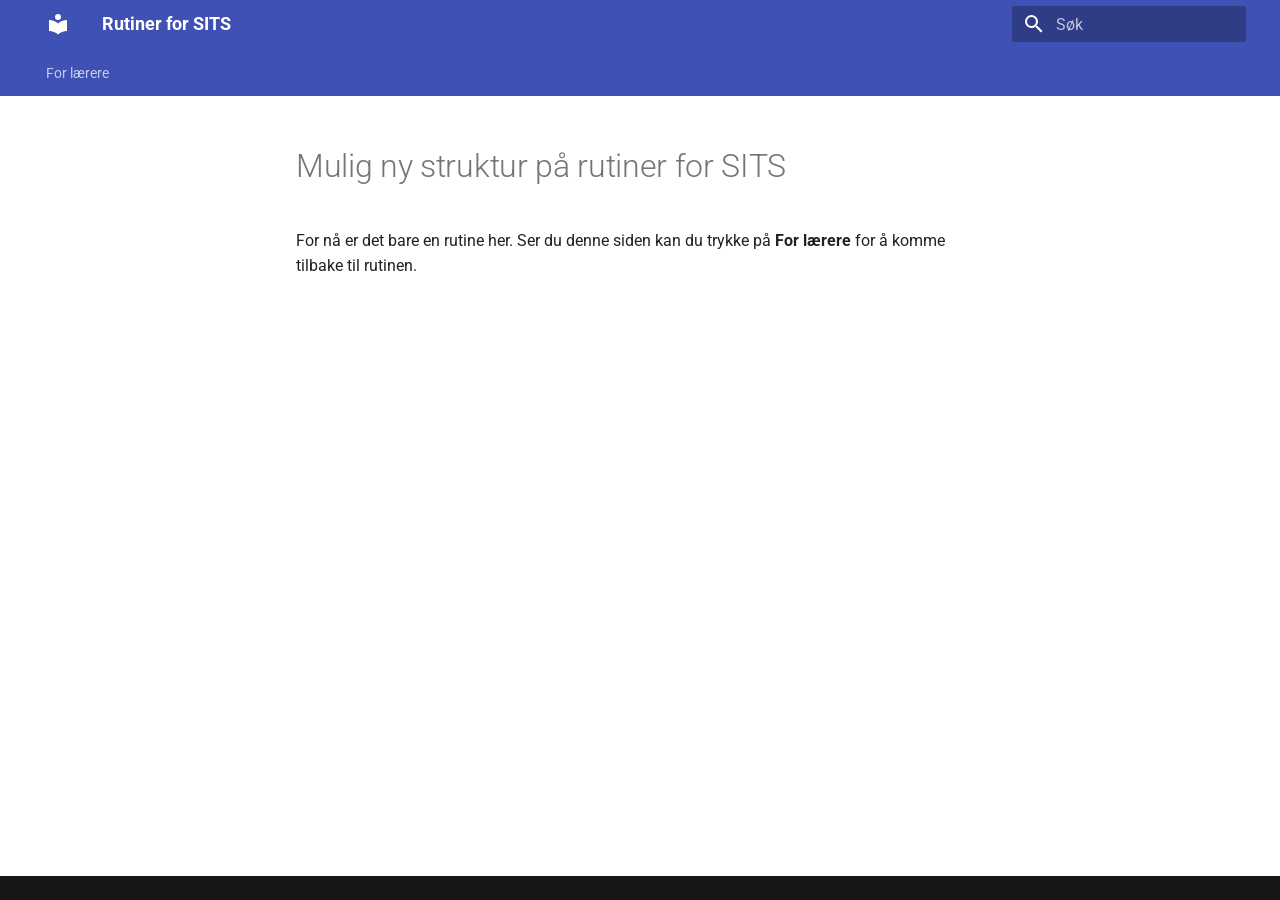
<file: index.html>
<!doctype html>
<html lang="nb" class="no-js">
  <head>
    
      <meta charset="utf-8">
      <meta name="viewport" content="width=device-width,initial-scale=1">
      
      
      
      
      
      
      <link rel="icon" href="assets/images/favicon.png">
      <meta name="generator" content="mkdocs-1.6.1, mkdocs-material-9.6.21">
    
    
      
        <title>Rutiner for SITS</title>
      
    
    
      <link rel="stylesheet" href="assets/stylesheets/main.2a3383ac.min.css">
      
      


    
    
      
    
    
      
        
        
        <link rel="preconnect" href="https://fonts.gstatic.com" crossorigin>
        <link rel="stylesheet" href="https://fonts.googleapis.com/css?family=Roboto:300,300i,400,400i,700,700i%7CRoboto+Mono:400,400i,700,700i&display=fallback">
        <style>:root{--md-text-font:"Roboto";--md-code-font:"Roboto Mono"}</style>
      
    
    
    <script>__md_scope=new URL(".",location),__md_hash=e=>[...e].reduce(((e,_)=>(e<<5)-e+_.charCodeAt(0)),0),__md_get=(e,_=localStorage,t=__md_scope)=>JSON.parse(_.getItem(t.pathname+"."+e)),__md_set=(e,_,t=localStorage,a=__md_scope)=>{try{t.setItem(a.pathname+"."+e,JSON.stringify(_))}catch(e){}}</script>
    
      

    
    
    
  </head>
  
  
    <body dir="ltr">
  
    
    <input class="md-toggle" data-md-toggle="drawer" type="checkbox" id="__drawer" autocomplete="off">
    <input class="md-toggle" data-md-toggle="search" type="checkbox" id="__search" autocomplete="off">
    <label class="md-overlay" for="__drawer"></label>
    <div data-md-component="skip">
      
        
        <a href="#mulig-ny-struktur-pa-rutiner-for-sits" class="md-skip">
          Gå til innhold
        </a>
      
    </div>
    <div data-md-component="announce">
      
    </div>
    
    
      

<header class="md-header" data-md-component="header">
  <nav class="md-header__inner md-grid" aria-label="Header">
    <a href="." title="Rutiner for SITS" class="md-header__button md-logo" aria-label="Rutiner for SITS" data-md-component="logo">
      
  
  <svg xmlns="http://www.w3.org/2000/svg" viewBox="0 0 24 24"><path d="M12 8a3 3 0 0 0 3-3 3 3 0 0 0-3-3 3 3 0 0 0-3 3 3 3 0 0 0 3 3m0 3.54C9.64 9.35 6.5 8 3 8v11c3.5 0 6.64 1.35 9 3.54 2.36-2.19 5.5-3.54 9-3.54V8c-3.5 0-6.64 1.35-9 3.54"/></svg>

    </a>
    <label class="md-header__button md-icon" for="__drawer">
      
      <svg xmlns="http://www.w3.org/2000/svg" viewBox="0 0 24 24"><path d="M3 6h18v2H3zm0 5h18v2H3zm0 5h18v2H3z"/></svg>
    </label>
    <div class="md-header__title" data-md-component="header-title">
      <div class="md-header__ellipsis">
        <div class="md-header__topic">
          <span class="md-ellipsis">
            Rutiner for SITS
          </span>
        </div>
        <div class="md-header__topic" data-md-component="header-topic">
          <span class="md-ellipsis">
            
              Mulig ny struktur på rutiner for SITS
            
          </span>
        </div>
      </div>
    </div>
    
    
      <script>var palette=__md_get("__palette");if(palette&&palette.color){if("(prefers-color-scheme)"===palette.color.media){var media=matchMedia("(prefers-color-scheme: light)"),input=document.querySelector(media.matches?"[data-md-color-media='(prefers-color-scheme: light)']":"[data-md-color-media='(prefers-color-scheme: dark)']");palette.color.media=input.getAttribute("data-md-color-media"),palette.color.scheme=input.getAttribute("data-md-color-scheme"),palette.color.primary=input.getAttribute("data-md-color-primary"),palette.color.accent=input.getAttribute("data-md-color-accent")}for(var[key,value]of Object.entries(palette.color))document.body.setAttribute("data-md-color-"+key,value)}</script>
    
    
    
      
      
        <label class="md-header__button md-icon" for="__search">
          
          <svg xmlns="http://www.w3.org/2000/svg" viewBox="0 0 24 24"><path d="M9.5 3A6.5 6.5 0 0 1 16 9.5c0 1.61-.59 3.09-1.56 4.23l.27.27h.79l5 5-1.5 1.5-5-5v-.79l-.27-.27A6.52 6.52 0 0 1 9.5 16 6.5 6.5 0 0 1 3 9.5 6.5 6.5 0 0 1 9.5 3m0 2C7 5 5 7 5 9.5S7 14 9.5 14 14 12 14 9.5 12 5 9.5 5"/></svg>
        </label>
        <div class="md-search" data-md-component="search" role="dialog">
  <label class="md-search__overlay" for="__search"></label>
  <div class="md-search__inner" role="search">
    <form class="md-search__form" name="search">
      <input type="text" class="md-search__input" name="query" aria-label="Søk" placeholder="Søk" autocapitalize="off" autocorrect="off" autocomplete="off" spellcheck="false" data-md-component="search-query" required>
      <label class="md-search__icon md-icon" for="__search">
        
        <svg xmlns="http://www.w3.org/2000/svg" viewBox="0 0 24 24"><path d="M9.5 3A6.5 6.5 0 0 1 16 9.5c0 1.61-.59 3.09-1.56 4.23l.27.27h.79l5 5-1.5 1.5-5-5v-.79l-.27-.27A6.52 6.52 0 0 1 9.5 16 6.5 6.5 0 0 1 3 9.5 6.5 6.5 0 0 1 9.5 3m0 2C7 5 5 7 5 9.5S7 14 9.5 14 14 12 14 9.5 12 5 9.5 5"/></svg>
        
        <svg xmlns="http://www.w3.org/2000/svg" viewBox="0 0 24 24"><path d="M20 11v2H8l5.5 5.5-1.42 1.42L4.16 12l7.92-7.92L13.5 5.5 8 11z"/></svg>
      </label>
      <nav class="md-search__options" aria-label="Søk">
        
        <button type="reset" class="md-search__icon md-icon" title="Nullstill" aria-label="Nullstill" tabindex="-1">
          
          <svg xmlns="http://www.w3.org/2000/svg" viewBox="0 0 24 24"><path d="M19 6.41 17.59 5 12 10.59 6.41 5 5 6.41 10.59 12 5 17.59 6.41 19 12 13.41 17.59 19 19 17.59 13.41 12z"/></svg>
        </button>
      </nav>
      
    </form>
    <div class="md-search__output">
      <div class="md-search__scrollwrap" tabindex="0" data-md-scrollfix>
        <div class="md-search-result" data-md-component="search-result">
          <div class="md-search-result__meta">
            Starter søk
          </div>
          <ol class="md-search-result__list" role="presentation"></ol>
        </div>
      </div>
    </div>
  </div>
</div>
      
    
    
  </nav>
  
</header>
    
    <div class="md-container" data-md-component="container">
      
      
        
          
            
<nav class="md-tabs" aria-label="Faner" data-md-component="tabs">
  <div class="md-grid">
    <ul class="md-tabs__list">
      
        
  
  
  
  
    
    
      
  
  
  
  
    
    
      <li class="md-tabs__item">
        <a href="evision/FOV/s_sp_vedtak_2/" class="md-tabs__link">
          
  
  
  For lærere

        </a>
      </li>
    
  

    
  

      
    </ul>
  </div>
</nav>
          
        
      
      <main class="md-main" data-md-component="main">
        <div class="md-main__inner md-grid">
          
            
              
              <div class="md-sidebar md-sidebar--primary" data-md-component="sidebar" data-md-type="navigation" >
                <div class="md-sidebar__scrollwrap">
                  <div class="md-sidebar__inner">
                    


  


<nav class="md-nav md-nav--primary md-nav--lifted" aria-label="Navigasjon" data-md-level="0">
  <label class="md-nav__title" for="__drawer">
    <a href="." title="Rutiner for SITS" class="md-nav__button md-logo" aria-label="Rutiner for SITS" data-md-component="logo">
      
  
  <svg xmlns="http://www.w3.org/2000/svg" viewBox="0 0 24 24"><path d="M12 8a3 3 0 0 0 3-3 3 3 0 0 0-3-3 3 3 0 0 0-3 3 3 3 0 0 0 3 3m0 3.54C9.64 9.35 6.5 8 3 8v11c3.5 0 6.64 1.35 9 3.54 2.36-2.19 5.5-3.54 9-3.54V8c-3.5 0-6.64 1.35-9 3.54"/></svg>

    </a>
    Rutiner for SITS
  </label>
  
  <ul class="md-nav__list" data-md-scrollfix>
    
      
      
  
  
  
  
    
    
    
    
      
      
        
      
    
    
    <li class="md-nav__item md-nav__item--nested">
      
        
        
        <input class="md-nav__toggle md-toggle " type="checkbox" id="__nav_1" >
        
          
          <label class="md-nav__link" for="__nav_1" id="__nav_1_label" tabindex="0">
            
  
  
  <span class="md-ellipsis">
    For lærere
    
  </span>
  

            <span class="md-nav__icon md-icon"></span>
          </label>
        
        <nav class="md-nav" data-md-level="1" aria-labelledby="__nav_1_label" aria-expanded="false">
          <label class="md-nav__title" for="__nav_1">
            <span class="md-nav__icon md-icon"></span>
            For lærere
          </label>
          <ul class="md-nav__list" data-md-scrollfix>
            
              
                
  
  
  
  
    
    
    
    
      
      
        
      
    
    
    <li class="md-nav__item md-nav__item--nested">
      
        
        
        <input class="md-nav__toggle md-toggle " type="checkbox" id="__nav_1_1" >
        
          
          <label class="md-nav__link" for="__nav_1_1" id="__nav_1_1_label" tabindex="0">
            
  
  
  <span class="md-ellipsis">
    FOV
    
  </span>
  

            <span class="md-nav__icon md-icon"></span>
          </label>
        
        <nav class="md-nav" data-md-level="2" aria-labelledby="__nav_1_1_label" aria-expanded="false">
          <label class="md-nav__title" for="__nav_1_1">
            <span class="md-nav__icon md-icon"></span>
            FOV
          </label>
          <ul class="md-nav__list" data-md-scrollfix>
            
              
                
  
  
  
  
    <li class="md-nav__item">
      <a href="evision/FOV/s_sp_vedtak_2/" class="md-nav__link">
        
  
  
  <span class="md-ellipsis">
    Vedtak om særskilt språkopplæring
    
  </span>
  

      </a>
    </li>
  

              
            
          </ul>
        </nav>
      
    </li>
  

              
            
          </ul>
        </nav>
      
    </li>
  

    
  </ul>
</nav>
                  </div>
                </div>
              </div>
            
            
              
              <div class="md-sidebar md-sidebar--secondary" data-md-component="sidebar" data-md-type="toc" >
                <div class="md-sidebar__scrollwrap">
                  <div class="md-sidebar__inner">
                    

<nav class="md-nav md-nav--secondary" aria-label="Innholdsliste">
  
  
  
    
  
  
</nav>
                  </div>
                </div>
              </div>
            
          
          
            <div class="md-content" data-md-component="content">
              <article class="md-content__inner md-typeset">
                
                  



<h1 id="mulig-ny-struktur-pa-rutiner-for-sits">Mulig ny struktur på rutiner for SITS</h1>
<p>For nå er det bare en rutine her.
Ser du denne siden kan du trykke på <strong>For lærere</strong> for å komme tilbake til rutinen.</p>












                
              </article>
            </div>
          
          
<script>var target=document.getElementById(location.hash.slice(1));target&&target.name&&(target.checked=target.name.startsWith("__tabbed_"))</script>
        </div>
        
      </main>
      
        <footer class="md-footer">
  
  <div class="md-footer-meta md-typeset">
    <div class="md-footer-meta__inner md-grid">
      <div class="md-copyright">
  
  
</div>
      
    </div>
  </div>
</footer>
      
    </div>
    <div class="md-dialog" data-md-component="dialog">
      <div class="md-dialog__inner md-typeset"></div>
    </div>
    
    
    
      
      <script id="__config" type="application/json">{"base": ".", "features": ["navigation.tabs", "navigation.sections"], "search": "assets/javascripts/workers/search.973d3a69.min.js", "tags": null, "translations": {"clipboard.copied": "Kopiert til utklippstavlen", "clipboard.copy": "Kopier til utklippstavlen", "search.result.more.one": "1 til p\u00e5 denne siden", "search.result.more.other": "# flere p\u00e5 denne siden", "search.result.none": "Ingen treff", "search.result.one": "1 treff", "search.result.other": "# treff", "search.result.placeholder": "Skriv s\u00f8keord", "search.result.term.missing": "Mangler", "select.version": "Velg versjon"}, "version": null}</script>
    
    
      <script src="assets/javascripts/bundle.f55a23d4.min.js"></script>
      
    
  </body>
</html>
</file>
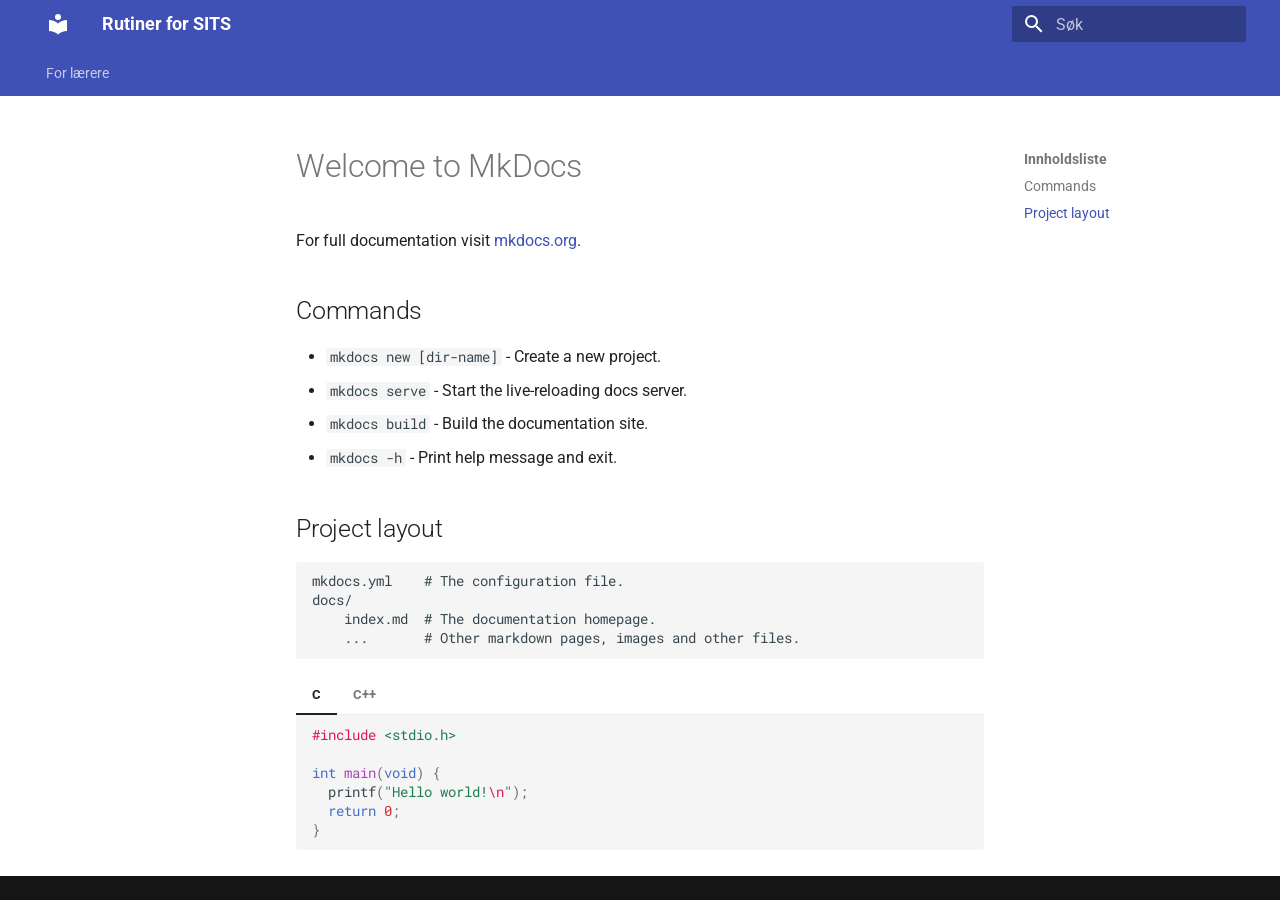
<file: dev/index.html>
<!doctype html>
<html lang="nb" class="no-js">
  <head>
    
      <meta charset="utf-8">
      <meta name="viewport" content="width=device-width,initial-scale=1">
      
      
      
      
      
      
      <link rel="icon" href="../assets/images/favicon.png">
      <meta name="generator" content="mkdocs-1.6.1, mkdocs-material-9.6.21">
    
    
      
        <title>Welcome to MkDocs - Rutiner for SITS</title>
      
    
    
      <link rel="stylesheet" href="../assets/stylesheets/main.2a3383ac.min.css">
      
      


    
    
      
    
    
      
        
        
        <link rel="preconnect" href="https://fonts.gstatic.com" crossorigin>
        <link rel="stylesheet" href="https://fonts.googleapis.com/css?family=Roboto:300,300i,400,400i,700,700i%7CRoboto+Mono:400,400i,700,700i&display=fallback">
        <style>:root{--md-text-font:"Roboto";--md-code-font:"Roboto Mono"}</style>
      
    
    
    <script>__md_scope=new URL("..",location),__md_hash=e=>[...e].reduce(((e,_)=>(e<<5)-e+_.charCodeAt(0)),0),__md_get=(e,_=localStorage,t=__md_scope)=>JSON.parse(_.getItem(t.pathname+"."+e)),__md_set=(e,_,t=localStorage,a=__md_scope)=>{try{t.setItem(a.pathname+"."+e,JSON.stringify(_))}catch(e){}}</script>
    
      

    
    
    
  </head>
  
  
    <body dir="ltr">
  
    
    <input class="md-toggle" data-md-toggle="drawer" type="checkbox" id="__drawer" autocomplete="off">
    <input class="md-toggle" data-md-toggle="search" type="checkbox" id="__search" autocomplete="off">
    <label class="md-overlay" for="__drawer"></label>
    <div data-md-component="skip">
      
        
        <a href="#welcome-to-mkdocs" class="md-skip">
          Gå til innhold
        </a>
      
    </div>
    <div data-md-component="announce">
      
    </div>
    
    
      

<header class="md-header" data-md-component="header">
  <nav class="md-header__inner md-grid" aria-label="Header">
    <a href=".." title="Rutiner for SITS" class="md-header__button md-logo" aria-label="Rutiner for SITS" data-md-component="logo">
      
  
  <svg xmlns="http://www.w3.org/2000/svg" viewBox="0 0 24 24"><path d="M12 8a3 3 0 0 0 3-3 3 3 0 0 0-3-3 3 3 0 0 0-3 3 3 3 0 0 0 3 3m0 3.54C9.64 9.35 6.5 8 3 8v11c3.5 0 6.64 1.35 9 3.54 2.36-2.19 5.5-3.54 9-3.54V8c-3.5 0-6.64 1.35-9 3.54"/></svg>

    </a>
    <label class="md-header__button md-icon" for="__drawer">
      
      <svg xmlns="http://www.w3.org/2000/svg" viewBox="0 0 24 24"><path d="M3 6h18v2H3zm0 5h18v2H3zm0 5h18v2H3z"/></svg>
    </label>
    <div class="md-header__title" data-md-component="header-title">
      <div class="md-header__ellipsis">
        <div class="md-header__topic">
          <span class="md-ellipsis">
            Rutiner for SITS
          </span>
        </div>
        <div class="md-header__topic" data-md-component="header-topic">
          <span class="md-ellipsis">
            
              Welcome to MkDocs
            
          </span>
        </div>
      </div>
    </div>
    
    
      <script>var palette=__md_get("__palette");if(palette&&palette.color){if("(prefers-color-scheme)"===palette.color.media){var media=matchMedia("(prefers-color-scheme: light)"),input=document.querySelector(media.matches?"[data-md-color-media='(prefers-color-scheme: light)']":"[data-md-color-media='(prefers-color-scheme: dark)']");palette.color.media=input.getAttribute("data-md-color-media"),palette.color.scheme=input.getAttribute("data-md-color-scheme"),palette.color.primary=input.getAttribute("data-md-color-primary"),palette.color.accent=input.getAttribute("data-md-color-accent")}for(var[key,value]of Object.entries(palette.color))document.body.setAttribute("data-md-color-"+key,value)}</script>
    
    
    
      
      
        <label class="md-header__button md-icon" for="__search">
          
          <svg xmlns="http://www.w3.org/2000/svg" viewBox="0 0 24 24"><path d="M9.5 3A6.5 6.5 0 0 1 16 9.5c0 1.61-.59 3.09-1.56 4.23l.27.27h.79l5 5-1.5 1.5-5-5v-.79l-.27-.27A6.52 6.52 0 0 1 9.5 16 6.5 6.5 0 0 1 3 9.5 6.5 6.5 0 0 1 9.5 3m0 2C7 5 5 7 5 9.5S7 14 9.5 14 14 12 14 9.5 12 5 9.5 5"/></svg>
        </label>
        <div class="md-search" data-md-component="search" role="dialog">
  <label class="md-search__overlay" for="__search"></label>
  <div class="md-search__inner" role="search">
    <form class="md-search__form" name="search">
      <input type="text" class="md-search__input" name="query" aria-label="Søk" placeholder="Søk" autocapitalize="off" autocorrect="off" autocomplete="off" spellcheck="false" data-md-component="search-query" required>
      <label class="md-search__icon md-icon" for="__search">
        
        <svg xmlns="http://www.w3.org/2000/svg" viewBox="0 0 24 24"><path d="M9.5 3A6.5 6.5 0 0 1 16 9.5c0 1.61-.59 3.09-1.56 4.23l.27.27h.79l5 5-1.5 1.5-5-5v-.79l-.27-.27A6.52 6.52 0 0 1 9.5 16 6.5 6.5 0 0 1 3 9.5 6.5 6.5 0 0 1 9.5 3m0 2C7 5 5 7 5 9.5S7 14 9.5 14 14 12 14 9.5 12 5 9.5 5"/></svg>
        
        <svg xmlns="http://www.w3.org/2000/svg" viewBox="0 0 24 24"><path d="M20 11v2H8l5.5 5.5-1.42 1.42L4.16 12l7.92-7.92L13.5 5.5 8 11z"/></svg>
      </label>
      <nav class="md-search__options" aria-label="Søk">
        
        <button type="reset" class="md-search__icon md-icon" title="Nullstill" aria-label="Nullstill" tabindex="-1">
          
          <svg xmlns="http://www.w3.org/2000/svg" viewBox="0 0 24 24"><path d="M19 6.41 17.59 5 12 10.59 6.41 5 5 6.41 10.59 12 5 17.59 6.41 19 12 13.41 17.59 19 19 17.59 13.41 12z"/></svg>
        </button>
      </nav>
      
    </form>
    <div class="md-search__output">
      <div class="md-search__scrollwrap" tabindex="0" data-md-scrollfix>
        <div class="md-search-result" data-md-component="search-result">
          <div class="md-search-result__meta">
            Starter søk
          </div>
          <ol class="md-search-result__list" role="presentation"></ol>
        </div>
      </div>
    </div>
  </div>
</div>
      
    
    
  </nav>
  
</header>
    
    <div class="md-container" data-md-component="container">
      
      
        
          
            
<nav class="md-tabs" aria-label="Faner" data-md-component="tabs">
  <div class="md-grid">
    <ul class="md-tabs__list">
      
        
  
  
  
  
    
    
      
  
  
  
  
    
    
      <li class="md-tabs__item">
        <a href="../evision/FOV/s_sp_vedtak_2/" class="md-tabs__link">
          
  
  
  For lærere

        </a>
      </li>
    
  

    
  

      
    </ul>
  </div>
</nav>
          
        
      
      <main class="md-main" data-md-component="main">
        <div class="md-main__inner md-grid">
          
            
              
              <div class="md-sidebar md-sidebar--primary" data-md-component="sidebar" data-md-type="navigation" >
                <div class="md-sidebar__scrollwrap">
                  <div class="md-sidebar__inner">
                    


  


<nav class="md-nav md-nav--primary md-nav--lifted" aria-label="Navigasjon" data-md-level="0">
  <label class="md-nav__title" for="__drawer">
    <a href=".." title="Rutiner for SITS" class="md-nav__button md-logo" aria-label="Rutiner for SITS" data-md-component="logo">
      
  
  <svg xmlns="http://www.w3.org/2000/svg" viewBox="0 0 24 24"><path d="M12 8a3 3 0 0 0 3-3 3 3 0 0 0-3-3 3 3 0 0 0-3 3 3 3 0 0 0 3 3m0 3.54C9.64 9.35 6.5 8 3 8v11c3.5 0 6.64 1.35 9 3.54 2.36-2.19 5.5-3.54 9-3.54V8c-3.5 0-6.64 1.35-9 3.54"/></svg>

    </a>
    Rutiner for SITS
  </label>
  
  <ul class="md-nav__list" data-md-scrollfix>
    
      
      
  
  
  
  
    
    
    
    
      
      
        
      
    
    
    <li class="md-nav__item md-nav__item--nested">
      
        
        
        <input class="md-nav__toggle md-toggle " type="checkbox" id="__nav_1" >
        
          
          <label class="md-nav__link" for="__nav_1" id="__nav_1_label" tabindex="0">
            
  
  
  <span class="md-ellipsis">
    For lærere
    
  </span>
  

            <span class="md-nav__icon md-icon"></span>
          </label>
        
        <nav class="md-nav" data-md-level="1" aria-labelledby="__nav_1_label" aria-expanded="false">
          <label class="md-nav__title" for="__nav_1">
            <span class="md-nav__icon md-icon"></span>
            For lærere
          </label>
          <ul class="md-nav__list" data-md-scrollfix>
            
              
                
  
  
  
  
    
    
    
    
      
      
        
      
    
    
    <li class="md-nav__item md-nav__item--nested">
      
        
        
        <input class="md-nav__toggle md-toggle " type="checkbox" id="__nav_1_1" >
        
          
          <label class="md-nav__link" for="__nav_1_1" id="__nav_1_1_label" tabindex="0">
            
  
  
  <span class="md-ellipsis">
    FOV
    
  </span>
  

            <span class="md-nav__icon md-icon"></span>
          </label>
        
        <nav class="md-nav" data-md-level="2" aria-labelledby="__nav_1_1_label" aria-expanded="false">
          <label class="md-nav__title" for="__nav_1_1">
            <span class="md-nav__icon md-icon"></span>
            FOV
          </label>
          <ul class="md-nav__list" data-md-scrollfix>
            
              
                
  
  
  
  
    <li class="md-nav__item">
      <a href="../evision/FOV/s_sp_vedtak_2/" class="md-nav__link">
        
  
  
  <span class="md-ellipsis">
    Vedtak om særskilt språkopplæring
    
  </span>
  

      </a>
    </li>
  

              
            
          </ul>
        </nav>
      
    </li>
  

              
            
          </ul>
        </nav>
      
    </li>
  

    
  </ul>
</nav>
                  </div>
                </div>
              </div>
            
            
              
              <div class="md-sidebar md-sidebar--secondary" data-md-component="sidebar" data-md-type="toc" >
                <div class="md-sidebar__scrollwrap">
                  <div class="md-sidebar__inner">
                    

<nav class="md-nav md-nav--secondary" aria-label="Innholdsliste">
  
  
  
    
  
  
    <label class="md-nav__title" for="__toc">
      <span class="md-nav__icon md-icon"></span>
      Innholdsliste
    </label>
    <ul class="md-nav__list" data-md-component="toc" data-md-scrollfix>
      
        <li class="md-nav__item">
  <a href="#commands" class="md-nav__link">
    <span class="md-ellipsis">
      Commands
    </span>
  </a>
  
</li>
      
        <li class="md-nav__item">
  <a href="#project-layout" class="md-nav__link">
    <span class="md-ellipsis">
      Project layout
    </span>
  </a>
  
</li>
      
    </ul>
  
</nav>
                  </div>
                </div>
              </div>
            
          
          
            <div class="md-content" data-md-component="content">
              <article class="md-content__inner md-typeset">
                
                  



<h1 id="welcome-to-mkdocs">Welcome to MkDocs</h1>
<p>For full documentation visit <a href="https://www.mkdocs.org">mkdocs.org</a>.</p>
<h2 id="commands">Commands</h2>
<ul>
<li><code>mkdocs new [dir-name]</code> - Create a new project.</li>
<li><code>mkdocs serve</code> - Start the live-reloading docs server.</li>
<li><code>mkdocs build</code> - Build the documentation site.</li>
<li><code>mkdocs -h</code> - Print help message and exit.</li>
</ul>
<h2 id="project-layout">Project layout</h2>
<pre><code>mkdocs.yml    # The configuration file.
docs/
    index.md  # The documentation homepage.
    ...       # Other markdown pages, images and other files.
</code></pre>
<div class="tabbed-set tabbed-alternate" data-tabs="1:2"><input checked="checked" id="__tabbed_1_1" name="__tabbed_1" type="radio" /><input id="__tabbed_1_2" name="__tabbed_1" type="radio" /><div class="tabbed-labels"><label for="__tabbed_1_1">C</label><label for="__tabbed_1_2">C++</label></div>
<div class="tabbed-content">
<div class="tabbed-block">
<div class="highlight"><pre><span></span><code><span class="cp">#include</span><span class="w"> </span><span class="cpf">&lt;stdio.h&gt;</span>

<span class="kt">int</span><span class="w"> </span><span class="nf">main</span><span class="p">(</span><span class="kt">void</span><span class="p">)</span><span class="w"> </span><span class="p">{</span>
<span class="w">  </span><span class="n">printf</span><span class="p">(</span><span class="s">&quot;Hello world!</span><span class="se">\n</span><span class="s">&quot;</span><span class="p">);</span>
<span class="w">  </span><span class="k">return</span><span class="w"> </span><span class="mi">0</span><span class="p">;</span>
<span class="p">}</span>
</code></pre></div>
</div>
<div class="tabbed-block">
<div class="highlight"><pre><span></span><code><span class="cp">#include</span><span class="w"> </span><span class="cpf">&lt;iostream&gt;</span>

<span class="kt">int</span><span class="w"> </span><span class="nf">main</span><span class="p">(</span><span class="kt">void</span><span class="p">)</span><span class="w"> </span><span class="p">{</span>
<span class="w">  </span><span class="n">std</span><span class="o">::</span><span class="n">cout</span><span class="w"> </span><span class="o">&lt;&lt;</span><span class="w"> </span><span class="s">&quot;Hello world!&quot;</span><span class="w"> </span><span class="o">&lt;&lt;</span><span class="w"> </span><span class="n">std</span><span class="o">::</span><span class="n">endl</span><span class="p">;</span>
<span class="w">  </span><span class="k">return</span><span class="w"> </span><span class="mi">0</span><span class="p">;</span>
<span class="p">}</span>
</code></pre></div>
</div>
</div>
</div>












                
              </article>
            </div>
          
          
<script>var target=document.getElementById(location.hash.slice(1));target&&target.name&&(target.checked=target.name.startsWith("__tabbed_"))</script>
        </div>
        
      </main>
      
        <footer class="md-footer">
  
  <div class="md-footer-meta md-typeset">
    <div class="md-footer-meta__inner md-grid">
      <div class="md-copyright">
  
  
</div>
      
    </div>
  </div>
</footer>
      
    </div>
    <div class="md-dialog" data-md-component="dialog">
      <div class="md-dialog__inner md-typeset"></div>
    </div>
    
    
    
      
      <script id="__config" type="application/json">{"base": "..", "features": ["navigation.tabs", "navigation.sections"], "search": "../assets/javascripts/workers/search.973d3a69.min.js", "tags": null, "translations": {"clipboard.copied": "Kopiert til utklippstavlen", "clipboard.copy": "Kopier til utklippstavlen", "search.result.more.one": "1 til p\u00e5 denne siden", "search.result.more.other": "# flere p\u00e5 denne siden", "search.result.none": "Ingen treff", "search.result.one": "1 treff", "search.result.other": "# treff", "search.result.placeholder": "Skriv s\u00f8keord", "search.result.term.missing": "Mangler", "select.version": "Velg versjon"}, "version": null}</script>
    
    
      <script src="../assets/javascripts/bundle.f55a23d4.min.js"></script>
      
    
  </body>
</html>
</file>
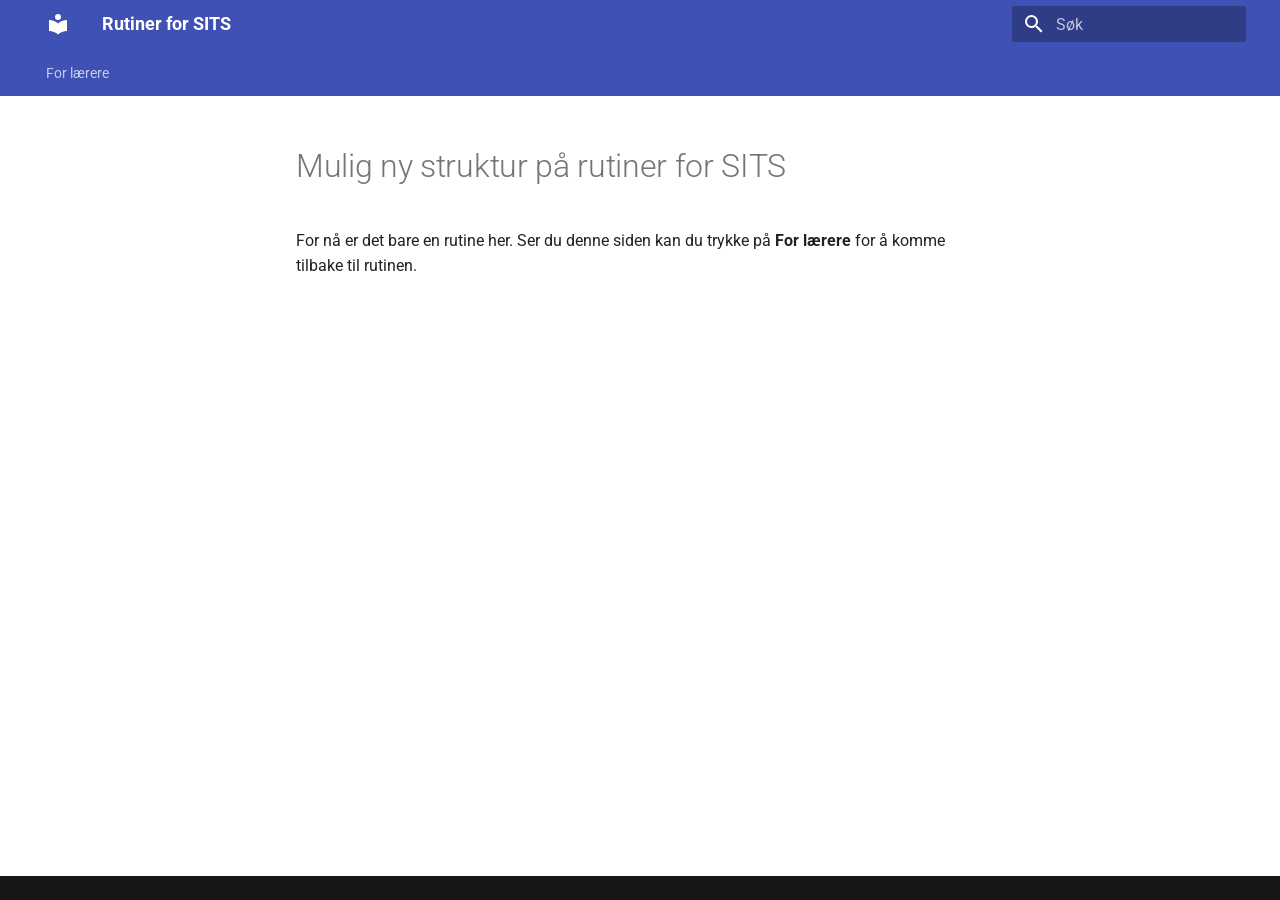
<file: site/index.html>
<!doctype html>
<html lang="nb" class="no-js">
  <head>
    
      <meta charset="utf-8">
      <meta name="viewport" content="width=device-width,initial-scale=1">
      
      
      
      
      
      
      <link rel="icon" href="assets/images/favicon.png">
      <meta name="generator" content="mkdocs-1.6.1, mkdocs-material-9.6.21">
    
    
      
        <title>Rutiner for SITS</title>
      
    
    
      <link rel="stylesheet" href="assets/stylesheets/main.2a3383ac.min.css">
      
      


    
    
      
    
    
      
        
        
        <link rel="preconnect" href="https://fonts.gstatic.com" crossorigin>
        <link rel="stylesheet" href="https://fonts.googleapis.com/css?family=Roboto:300,300i,400,400i,700,700i%7CRoboto+Mono:400,400i,700,700i&display=fallback">
        <style>:root{--md-text-font:"Roboto";--md-code-font:"Roboto Mono"}</style>
      
    
    
    <script>__md_scope=new URL(".",location),__md_hash=e=>[...e].reduce(((e,_)=>(e<<5)-e+_.charCodeAt(0)),0),__md_get=(e,_=localStorage,t=__md_scope)=>JSON.parse(_.getItem(t.pathname+"."+e)),__md_set=(e,_,t=localStorage,a=__md_scope)=>{try{t.setItem(a.pathname+"."+e,JSON.stringify(_))}catch(e){}}</script>
    
      

    
    
    
  </head>
  
  
    <body dir="ltr">
  
    
    <input class="md-toggle" data-md-toggle="drawer" type="checkbox" id="__drawer" autocomplete="off">
    <input class="md-toggle" data-md-toggle="search" type="checkbox" id="__search" autocomplete="off">
    <label class="md-overlay" for="__drawer"></label>
    <div data-md-component="skip">
      
        
        <a href="#mulig-ny-struktur-pa-rutiner-for-sits" class="md-skip">
          Gå til innhold
        </a>
      
    </div>
    <div data-md-component="announce">
      
    </div>
    
    
      

<header class="md-header" data-md-component="header">
  <nav class="md-header__inner md-grid" aria-label="Header">
    <a href="." title="Rutiner for SITS" class="md-header__button md-logo" aria-label="Rutiner for SITS" data-md-component="logo">
      
  
  <svg xmlns="http://www.w3.org/2000/svg" viewBox="0 0 24 24"><path d="M12 8a3 3 0 0 0 3-3 3 3 0 0 0-3-3 3 3 0 0 0-3 3 3 3 0 0 0 3 3m0 3.54C9.64 9.35 6.5 8 3 8v11c3.5 0 6.64 1.35 9 3.54 2.36-2.19 5.5-3.54 9-3.54V8c-3.5 0-6.64 1.35-9 3.54"/></svg>

    </a>
    <label class="md-header__button md-icon" for="__drawer">
      
      <svg xmlns="http://www.w3.org/2000/svg" viewBox="0 0 24 24"><path d="M3 6h18v2H3zm0 5h18v2H3zm0 5h18v2H3z"/></svg>
    </label>
    <div class="md-header__title" data-md-component="header-title">
      <div class="md-header__ellipsis">
        <div class="md-header__topic">
          <span class="md-ellipsis">
            Rutiner for SITS
          </span>
        </div>
        <div class="md-header__topic" data-md-component="header-topic">
          <span class="md-ellipsis">
            
              Mulig ny struktur på rutiner for SITS
            
          </span>
        </div>
      </div>
    </div>
    
    
      <script>var palette=__md_get("__palette");if(palette&&palette.color){if("(prefers-color-scheme)"===palette.color.media){var media=matchMedia("(prefers-color-scheme: light)"),input=document.querySelector(media.matches?"[data-md-color-media='(prefers-color-scheme: light)']":"[data-md-color-media='(prefers-color-scheme: dark)']");palette.color.media=input.getAttribute("data-md-color-media"),palette.color.scheme=input.getAttribute("data-md-color-scheme"),palette.color.primary=input.getAttribute("data-md-color-primary"),palette.color.accent=input.getAttribute("data-md-color-accent")}for(var[key,value]of Object.entries(palette.color))document.body.setAttribute("data-md-color-"+key,value)}</script>
    
    
    
      
      
        <label class="md-header__button md-icon" for="__search">
          
          <svg xmlns="http://www.w3.org/2000/svg" viewBox="0 0 24 24"><path d="M9.5 3A6.5 6.5 0 0 1 16 9.5c0 1.61-.59 3.09-1.56 4.23l.27.27h.79l5 5-1.5 1.5-5-5v-.79l-.27-.27A6.52 6.52 0 0 1 9.5 16 6.5 6.5 0 0 1 3 9.5 6.5 6.5 0 0 1 9.5 3m0 2C7 5 5 7 5 9.5S7 14 9.5 14 14 12 14 9.5 12 5 9.5 5"/></svg>
        </label>
        <div class="md-search" data-md-component="search" role="dialog">
  <label class="md-search__overlay" for="__search"></label>
  <div class="md-search__inner" role="search">
    <form class="md-search__form" name="search">
      <input type="text" class="md-search__input" name="query" aria-label="Søk" placeholder="Søk" autocapitalize="off" autocorrect="off" autocomplete="off" spellcheck="false" data-md-component="search-query" required>
      <label class="md-search__icon md-icon" for="__search">
        
        <svg xmlns="http://www.w3.org/2000/svg" viewBox="0 0 24 24"><path d="M9.5 3A6.5 6.5 0 0 1 16 9.5c0 1.61-.59 3.09-1.56 4.23l.27.27h.79l5 5-1.5 1.5-5-5v-.79l-.27-.27A6.52 6.52 0 0 1 9.5 16 6.5 6.5 0 0 1 3 9.5 6.5 6.5 0 0 1 9.5 3m0 2C7 5 5 7 5 9.5S7 14 9.5 14 14 12 14 9.5 12 5 9.5 5"/></svg>
        
        <svg xmlns="http://www.w3.org/2000/svg" viewBox="0 0 24 24"><path d="M20 11v2H8l5.5 5.5-1.42 1.42L4.16 12l7.92-7.92L13.5 5.5 8 11z"/></svg>
      </label>
      <nav class="md-search__options" aria-label="Søk">
        
        <button type="reset" class="md-search__icon md-icon" title="Nullstill" aria-label="Nullstill" tabindex="-1">
          
          <svg xmlns="http://www.w3.org/2000/svg" viewBox="0 0 24 24"><path d="M19 6.41 17.59 5 12 10.59 6.41 5 5 6.41 10.59 12 5 17.59 6.41 19 12 13.41 17.59 19 19 17.59 13.41 12z"/></svg>
        </button>
      </nav>
      
    </form>
    <div class="md-search__output">
      <div class="md-search__scrollwrap" tabindex="0" data-md-scrollfix>
        <div class="md-search-result" data-md-component="search-result">
          <div class="md-search-result__meta">
            Starter søk
          </div>
          <ol class="md-search-result__list" role="presentation"></ol>
        </div>
      </div>
    </div>
  </div>
</div>
      
    
    
  </nav>
  
</header>
    
    <div class="md-container" data-md-component="container">
      
      
        
          
            
<nav class="md-tabs" aria-label="Faner" data-md-component="tabs">
  <div class="md-grid">
    <ul class="md-tabs__list">
      
        
  
  
  
  
    
    
      
  
  
  
  
    
    
      <li class="md-tabs__item">
        <a href="evision/FOV/s_sp_vedtak/" class="md-tabs__link">
          
  
  
  For lærere

        </a>
      </li>
    
  

    
  

      
    </ul>
  </div>
</nav>
          
        
      
      <main class="md-main" data-md-component="main">
        <div class="md-main__inner md-grid">
          
            
              
              <div class="md-sidebar md-sidebar--primary" data-md-component="sidebar" data-md-type="navigation" >
                <div class="md-sidebar__scrollwrap">
                  <div class="md-sidebar__inner">
                    


  


<nav class="md-nav md-nav--primary md-nav--lifted" aria-label="Navigasjon" data-md-level="0">
  <label class="md-nav__title" for="__drawer">
    <a href="." title="Rutiner for SITS" class="md-nav__button md-logo" aria-label="Rutiner for SITS" data-md-component="logo">
      
  
  <svg xmlns="http://www.w3.org/2000/svg" viewBox="0 0 24 24"><path d="M12 8a3 3 0 0 0 3-3 3 3 0 0 0-3-3 3 3 0 0 0-3 3 3 3 0 0 0 3 3m0 3.54C9.64 9.35 6.5 8 3 8v11c3.5 0 6.64 1.35 9 3.54 2.36-2.19 5.5-3.54 9-3.54V8c-3.5 0-6.64 1.35-9 3.54"/></svg>

    </a>
    Rutiner for SITS
  </label>
  
  <ul class="md-nav__list" data-md-scrollfix>
    
      
      
  
  
  
  
    
    
    
    
      
      
        
      
    
    
    <li class="md-nav__item md-nav__item--nested">
      
        
        
        <input class="md-nav__toggle md-toggle " type="checkbox" id="__nav_1" >
        
          
          <label class="md-nav__link" for="__nav_1" id="__nav_1_label" tabindex="0">
            
  
  
  <span class="md-ellipsis">
    For lærere
    
  </span>
  

            <span class="md-nav__icon md-icon"></span>
          </label>
        
        <nav class="md-nav" data-md-level="1" aria-labelledby="__nav_1_label" aria-expanded="false">
          <label class="md-nav__title" for="__nav_1">
            <span class="md-nav__icon md-icon"></span>
            For lærere
          </label>
          <ul class="md-nav__list" data-md-scrollfix>
            
              
                
  
  
  
  
    
    
    
    
      
      
        
      
    
    
    <li class="md-nav__item md-nav__item--nested">
      
        
        
        <input class="md-nav__toggle md-toggle " type="checkbox" id="__nav_1_1" >
        
          
          <label class="md-nav__link" for="__nav_1_1" id="__nav_1_1_label" tabindex="0">
            
  
  
  <span class="md-ellipsis">
    FOV
    
  </span>
  

            <span class="md-nav__icon md-icon"></span>
          </label>
        
        <nav class="md-nav" data-md-level="2" aria-labelledby="__nav_1_1_label" aria-expanded="false">
          <label class="md-nav__title" for="__nav_1_1">
            <span class="md-nav__icon md-icon"></span>
            FOV
          </label>
          <ul class="md-nav__list" data-md-scrollfix>
            
              
                
  
  
  
  
    <li class="md-nav__item">
      <a href="evision/FOV/s_sp_vedtak/" class="md-nav__link">
        
  
  
  <span class="md-ellipsis">
    Vedtak om særskilt språkopplæring
    
  </span>
  

      </a>
    </li>
  

              
            
          </ul>
        </nav>
      
    </li>
  

              
            
          </ul>
        </nav>
      
    </li>
  

    
  </ul>
</nav>
                  </div>
                </div>
              </div>
            
            
              
              <div class="md-sidebar md-sidebar--secondary" data-md-component="sidebar" data-md-type="toc" >
                <div class="md-sidebar__scrollwrap">
                  <div class="md-sidebar__inner">
                    

<nav class="md-nav md-nav--secondary" aria-label="Innholdsliste">
  
  
  
    
  
  
</nav>
                  </div>
                </div>
              </div>
            
          
          
            <div class="md-content" data-md-component="content">
              <article class="md-content__inner md-typeset">
                
                  



<h1 id="mulig-ny-struktur-pa-rutiner-for-sits">Mulig ny struktur på rutiner for SITS</h1>
<p>For nå er det bare en rutine her.
Ser du denne siden kan du trykke på <strong>For lærere</strong> for å komme tilbake til rutinen.</p>












                
              </article>
            </div>
          
          
<script>var target=document.getElementById(location.hash.slice(1));target&&target.name&&(target.checked=target.name.startsWith("__tabbed_"))</script>
        </div>
        
      </main>
      
        <footer class="md-footer">
  
  <div class="md-footer-meta md-typeset">
    <div class="md-footer-meta__inner md-grid">
      <div class="md-copyright">
  
  
</div>
      
    </div>
  </div>
</footer>
      
    </div>
    <div class="md-dialog" data-md-component="dialog">
      <div class="md-dialog__inner md-typeset"></div>
    </div>
    
    
    
      
      <script id="__config" type="application/json">{"base": ".", "features": ["navigation.tabs", "navigation.sections"], "search": "assets/javascripts/workers/search.973d3a69.min.js", "tags": null, "translations": {"clipboard.copied": "Kopiert til utklippstavlen", "clipboard.copy": "Kopier til utklippstavlen", "search.result.more.one": "1 til p\u00e5 denne siden", "search.result.more.other": "# flere p\u00e5 denne siden", "search.result.none": "Ingen treff", "search.result.one": "1 treff", "search.result.other": "# treff", "search.result.placeholder": "Skriv s\u00f8keord", "search.result.term.missing": "Mangler", "select.version": "Velg versjon"}, "version": null}</script>
    
    
      <script src="assets/javascripts/bundle.f55a23d4.min.js"></script>
      
    
  </body>
</html>
</file>
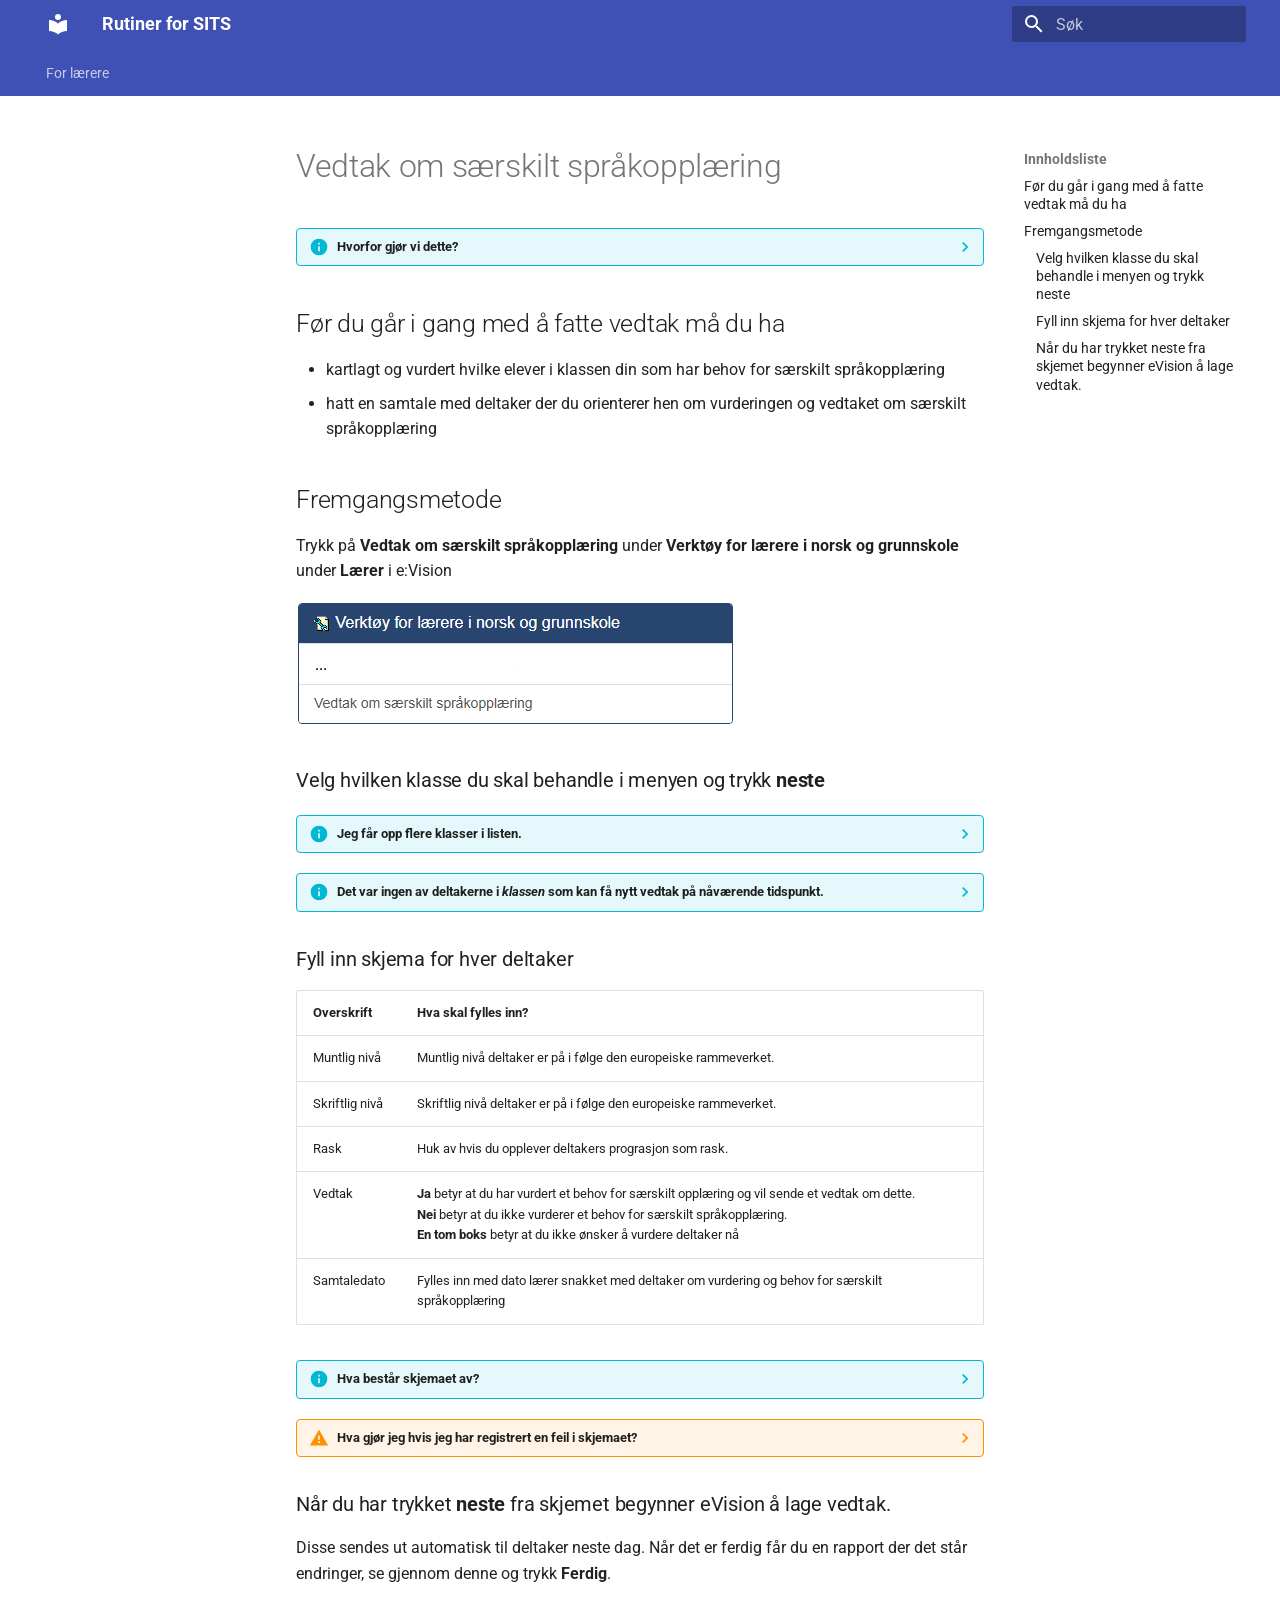
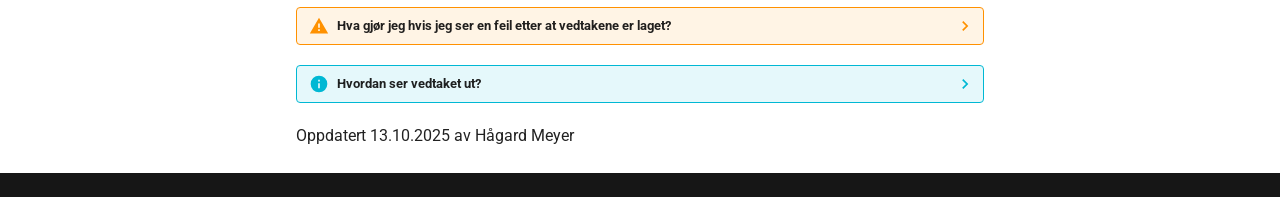
<file: live/reg_ny_pers/index.html>
<!doctype html>
<html lang="nb" class="no-js">
  <head>
    
      <meta charset="utf-8">
      <meta name="viewport" content="width=device-width,initial-scale=1">
      
      
      
      
      
      
      <link rel="icon" href="../../assets/images/favicon.png">
      <meta name="generator" content="mkdocs-1.6.1, mkdocs-material-9.6.21">
    
    
      
        <title>Vedtak om særskilt språkopplæring - Rutiner for SITS</title>
      
    
    
      <link rel="stylesheet" href="../../assets/stylesheets/main.2a3383ac.min.css">
      
      


    
    
      
    
    
      
        
        
        <link rel="preconnect" href="https://fonts.gstatic.com" crossorigin>
        <link rel="stylesheet" href="https://fonts.googleapis.com/css?family=Roboto:300,300i,400,400i,700,700i%7CRoboto+Mono:400,400i,700,700i&display=fallback">
        <style>:root{--md-text-font:"Roboto";--md-code-font:"Roboto Mono"}</style>
      
    
    
    <script>__md_scope=new URL("../..",location),__md_hash=e=>[...e].reduce(((e,_)=>(e<<5)-e+_.charCodeAt(0)),0),__md_get=(e,_=localStorage,t=__md_scope)=>JSON.parse(_.getItem(t.pathname+"."+e)),__md_set=(e,_,t=localStorage,a=__md_scope)=>{try{t.setItem(a.pathname+"."+e,JSON.stringify(_))}catch(e){}}</script>
    
      

    
    
    
  </head>
  
  
    <body dir="ltr">
  
    
    <input class="md-toggle" data-md-toggle="drawer" type="checkbox" id="__drawer" autocomplete="off">
    <input class="md-toggle" data-md-toggle="search" type="checkbox" id="__search" autocomplete="off">
    <label class="md-overlay" for="__drawer"></label>
    <div data-md-component="skip">
      
        
        <a href="#vedtak-om-srskilt-sprakopplring" class="md-skip">
          Gå til innhold
        </a>
      
    </div>
    <div data-md-component="announce">
      
    </div>
    
    
      

<header class="md-header" data-md-component="header">
  <nav class="md-header__inner md-grid" aria-label="Header">
    <a href="../.." title="Rutiner for SITS" class="md-header__button md-logo" aria-label="Rutiner for SITS" data-md-component="logo">
      
  
  <svg xmlns="http://www.w3.org/2000/svg" viewBox="0 0 24 24"><path d="M12 8a3 3 0 0 0 3-3 3 3 0 0 0-3-3 3 3 0 0 0-3 3 3 3 0 0 0 3 3m0 3.54C9.64 9.35 6.5 8 3 8v11c3.5 0 6.64 1.35 9 3.54 2.36-2.19 5.5-3.54 9-3.54V8c-3.5 0-6.64 1.35-9 3.54"/></svg>

    </a>
    <label class="md-header__button md-icon" for="__drawer">
      
      <svg xmlns="http://www.w3.org/2000/svg" viewBox="0 0 24 24"><path d="M3 6h18v2H3zm0 5h18v2H3zm0 5h18v2H3z"/></svg>
    </label>
    <div class="md-header__title" data-md-component="header-title">
      <div class="md-header__ellipsis">
        <div class="md-header__topic">
          <span class="md-ellipsis">
            Rutiner for SITS
          </span>
        </div>
        <div class="md-header__topic" data-md-component="header-topic">
          <span class="md-ellipsis">
            
              Vedtak om særskilt språkopplæring
            
          </span>
        </div>
      </div>
    </div>
    
    
      <script>var palette=__md_get("__palette");if(palette&&palette.color){if("(prefers-color-scheme)"===palette.color.media){var media=matchMedia("(prefers-color-scheme: light)"),input=document.querySelector(media.matches?"[data-md-color-media='(prefers-color-scheme: light)']":"[data-md-color-media='(prefers-color-scheme: dark)']");palette.color.media=input.getAttribute("data-md-color-media"),palette.color.scheme=input.getAttribute("data-md-color-scheme"),palette.color.primary=input.getAttribute("data-md-color-primary"),palette.color.accent=input.getAttribute("data-md-color-accent")}for(var[key,value]of Object.entries(palette.color))document.body.setAttribute("data-md-color-"+key,value)}</script>
    
    
    
      
      
        <label class="md-header__button md-icon" for="__search">
          
          <svg xmlns="http://www.w3.org/2000/svg" viewBox="0 0 24 24"><path d="M9.5 3A6.5 6.5 0 0 1 16 9.5c0 1.61-.59 3.09-1.56 4.23l.27.27h.79l5 5-1.5 1.5-5-5v-.79l-.27-.27A6.52 6.52 0 0 1 9.5 16 6.5 6.5 0 0 1 3 9.5 6.5 6.5 0 0 1 9.5 3m0 2C7 5 5 7 5 9.5S7 14 9.5 14 14 12 14 9.5 12 5 9.5 5"/></svg>
        </label>
        <div class="md-search" data-md-component="search" role="dialog">
  <label class="md-search__overlay" for="__search"></label>
  <div class="md-search__inner" role="search">
    <form class="md-search__form" name="search">
      <input type="text" class="md-search__input" name="query" aria-label="Søk" placeholder="Søk" autocapitalize="off" autocorrect="off" autocomplete="off" spellcheck="false" data-md-component="search-query" required>
      <label class="md-search__icon md-icon" for="__search">
        
        <svg xmlns="http://www.w3.org/2000/svg" viewBox="0 0 24 24"><path d="M9.5 3A6.5 6.5 0 0 1 16 9.5c0 1.61-.59 3.09-1.56 4.23l.27.27h.79l5 5-1.5 1.5-5-5v-.79l-.27-.27A6.52 6.52 0 0 1 9.5 16 6.5 6.5 0 0 1 3 9.5 6.5 6.5 0 0 1 9.5 3m0 2C7 5 5 7 5 9.5S7 14 9.5 14 14 12 14 9.5 12 5 9.5 5"/></svg>
        
        <svg xmlns="http://www.w3.org/2000/svg" viewBox="0 0 24 24"><path d="M20 11v2H8l5.5 5.5-1.42 1.42L4.16 12l7.92-7.92L13.5 5.5 8 11z"/></svg>
      </label>
      <nav class="md-search__options" aria-label="Søk">
        
        <button type="reset" class="md-search__icon md-icon" title="Nullstill" aria-label="Nullstill" tabindex="-1">
          
          <svg xmlns="http://www.w3.org/2000/svg" viewBox="0 0 24 24"><path d="M19 6.41 17.59 5 12 10.59 6.41 5 5 6.41 10.59 12 5 17.59 6.41 19 12 13.41 17.59 19 19 17.59 13.41 12z"/></svg>
        </button>
      </nav>
      
    </form>
    <div class="md-search__output">
      <div class="md-search__scrollwrap" tabindex="0" data-md-scrollfix>
        <div class="md-search-result" data-md-component="search-result">
          <div class="md-search-result__meta">
            Starter søk
          </div>
          <ol class="md-search-result__list" role="presentation"></ol>
        </div>
      </div>
    </div>
  </div>
</div>
      
    
    
  </nav>
  
</header>
    
    <div class="md-container" data-md-component="container">
      
      
        
          
            
<nav class="md-tabs" aria-label="Faner" data-md-component="tabs">
  <div class="md-grid">
    <ul class="md-tabs__list">
      
        
  
  
  
  
    
    
      
  
  
  
  
    
    
      <li class="md-tabs__item">
        <a href="../../evision/FOV/s_sp_vedtak_2/" class="md-tabs__link">
          
  
  
  For lærere

        </a>
      </li>
    
  

    
  

      
    </ul>
  </div>
</nav>
          
        
      
      <main class="md-main" data-md-component="main">
        <div class="md-main__inner md-grid">
          
            
              
              <div class="md-sidebar md-sidebar--primary" data-md-component="sidebar" data-md-type="navigation" >
                <div class="md-sidebar__scrollwrap">
                  <div class="md-sidebar__inner">
                    


  


<nav class="md-nav md-nav--primary md-nav--lifted" aria-label="Navigasjon" data-md-level="0">
  <label class="md-nav__title" for="__drawer">
    <a href="../.." title="Rutiner for SITS" class="md-nav__button md-logo" aria-label="Rutiner for SITS" data-md-component="logo">
      
  
  <svg xmlns="http://www.w3.org/2000/svg" viewBox="0 0 24 24"><path d="M12 8a3 3 0 0 0 3-3 3 3 0 0 0-3-3 3 3 0 0 0-3 3 3 3 0 0 0 3 3m0 3.54C9.64 9.35 6.5 8 3 8v11c3.5 0 6.64 1.35 9 3.54 2.36-2.19 5.5-3.54 9-3.54V8c-3.5 0-6.64 1.35-9 3.54"/></svg>

    </a>
    Rutiner for SITS
  </label>
  
  <ul class="md-nav__list" data-md-scrollfix>
    
      
      
  
  
  
  
    
    
    
    
      
      
        
      
    
    
    <li class="md-nav__item md-nav__item--nested">
      
        
        
        <input class="md-nav__toggle md-toggle " type="checkbox" id="__nav_1" >
        
          
          <label class="md-nav__link" for="__nav_1" id="__nav_1_label" tabindex="0">
            
  
  
  <span class="md-ellipsis">
    For lærere
    
  </span>
  

            <span class="md-nav__icon md-icon"></span>
          </label>
        
        <nav class="md-nav" data-md-level="1" aria-labelledby="__nav_1_label" aria-expanded="false">
          <label class="md-nav__title" for="__nav_1">
            <span class="md-nav__icon md-icon"></span>
            For lærere
          </label>
          <ul class="md-nav__list" data-md-scrollfix>
            
              
                
  
  
  
  
    
    
    
    
      
      
        
      
    
    
    <li class="md-nav__item md-nav__item--nested">
      
        
        
        <input class="md-nav__toggle md-toggle " type="checkbox" id="__nav_1_1" >
        
          
          <label class="md-nav__link" for="__nav_1_1" id="__nav_1_1_label" tabindex="0">
            
  
  
  <span class="md-ellipsis">
    FOV
    
  </span>
  

            <span class="md-nav__icon md-icon"></span>
          </label>
        
        <nav class="md-nav" data-md-level="2" aria-labelledby="__nav_1_1_label" aria-expanded="false">
          <label class="md-nav__title" for="__nav_1_1">
            <span class="md-nav__icon md-icon"></span>
            FOV
          </label>
          <ul class="md-nav__list" data-md-scrollfix>
            
              
                
  
  
  
  
    <li class="md-nav__item">
      <a href="../../evision/FOV/s_sp_vedtak_2/" class="md-nav__link">
        
  
  
  <span class="md-ellipsis">
    Vedtak om særskilt språkopplæring
    
  </span>
  

      </a>
    </li>
  

              
            
          </ul>
        </nav>
      
    </li>
  

              
            
          </ul>
        </nav>
      
    </li>
  

    
  </ul>
</nav>
                  </div>
                </div>
              </div>
            
            
              
              <div class="md-sidebar md-sidebar--secondary" data-md-component="sidebar" data-md-type="toc" >
                <div class="md-sidebar__scrollwrap">
                  <div class="md-sidebar__inner">
                    

<nav class="md-nav md-nav--secondary" aria-label="Innholdsliste">
  
  
  
    
  
  
    <label class="md-nav__title" for="__toc">
      <span class="md-nav__icon md-icon"></span>
      Innholdsliste
    </label>
    <ul class="md-nav__list" data-md-component="toc" data-md-scrollfix>
      
        <li class="md-nav__item">
  <a href="#fr-du-gar-i-gang-med-a-fatte-vedtak-ma-du-ha" class="md-nav__link">
    <span class="md-ellipsis">
      Før du går i gang med å fatte vedtak må du ha
    </span>
  </a>
  
</li>
      
        <li class="md-nav__item">
  <a href="#fremgangsmetode" class="md-nav__link">
    <span class="md-ellipsis">
      Fremgangsmetode
    </span>
  </a>
  
    <nav class="md-nav" aria-label="Fremgangsmetode">
      <ul class="md-nav__list">
        
          <li class="md-nav__item">
  <a href="#velg-hvilken-klasse-du-skal-behandle-i-menyen-og-trykk-neste" class="md-nav__link">
    <span class="md-ellipsis">
      Velg hvilken klasse du skal behandle i menyen og trykk neste
    </span>
  </a>
  
</li>
        
          <li class="md-nav__item">
  <a href="#fyll-inn-skjema-for-hver-deltaker" class="md-nav__link">
    <span class="md-ellipsis">
      Fyll inn skjema for hver deltaker
    </span>
  </a>
  
</li>
        
          <li class="md-nav__item">
  <a href="#nar-du-har-trykket-neste-fra-skjemet-begynner-evision-a-lage-vedtak" class="md-nav__link">
    <span class="md-ellipsis">
      Når du har trykket neste fra skjemet begynner eVision å lage vedtak.
    </span>
  </a>
  
</li>
        
      </ul>
    </nav>
  
</li>
      
    </ul>
  
</nav>
                  </div>
                </div>
              </div>
            
          
          
            <div class="md-content" data-md-component="content">
              <article class="md-content__inner md-typeset">
                
                  



<h1 id="vedtak-om-srskilt-sprakopplring">Vedtak om særskilt språkopplæring</h1>
<details class="info">
<summary>Hvorfor gjør vi dette?</summary>
<p>Etter oppstart i forberedende opplæring for voksne, skal skolen minimum årlig kartlegge om deltakeren kan norsk godt nok til å følge den vanlige opplæringen, §19-8, jamfør §3-6. Resultatet av kartleggingen utgjør grunnlaget for et vedtak om særskilt språkopplæring, og for beskrivelsen av innhold og organisering av opplæringen.</p>
<p>I praksis betyr dette at vi gir vedtak om særskilt språkopplæring som er gyldig i 1 år om gangen. I e:Vision får du opp alle deltakere i klassen som enten mangler vedtak eller som har midre enn 6 måneder igjen av forrige vedtak om særskilt språkopplæring.</p>
</details>
<h2 id="fr-du-gar-i-gang-med-a-fatte-vedtak-ma-du-ha">Før du går i gang med å fatte vedtak må du ha</h2>
<ul>
<li>kartlagt og vurdert hvilke elever i klassen din som har behov for særskilt språkopplæring</li>
<li>hatt en samtale med deltaker der du orienterer hen om vurderingen og vedtaket om særskilt språkopplæring</li>
</ul>
<h2 id="fremgangsmetode">Fremgangsmetode</h2>
<p>Trykk på <strong>Vedtak om særskilt språkopplæring</strong> under <strong>Verktøy for lærere i norsk og grunnskole</strong> under <strong>Lærer</strong> i e:Vision</p>
<p><img alt="Bilde mangler" src="../../assets/images/s_sp_ved_fig_1.png" /></p>
<h3 id="velg-hvilken-klasse-du-skal-behandle-i-menyen-og-trykk-neste">Velg hvilken klasse du skal behandle i menyen og trykk <strong>neste</strong></h3>
<details class="info">
<summary>Jeg får opp flere klasser i listen.</summary>
<p>Prosessen gjøres klassevis. Har du flere klasser du skal vurdere for må du først velge en klasse å gå gjennom prosessen for den. Så kan du starte prosessen på nytt og velge en annen klasse.</p>
</details>
<details class="info">
<summary>Det var ingen av deltakerne i <em>klassen</em> som kan få nytt vedtak på nåværende tidspunkt.</summary>
<p>Får du opp en rapport som viser klassen din med denne overskriften kan du være trygg på at det ikke er noen å vurdere i klassen din. De har enten fått nei, eller har lenge igjen på nåværende vedtak.</p>
</details>
<h3 id="fyll-inn-skjema-for-hver-deltaker">Fyll inn skjema for hver deltaker</h3>
<table>
<thead>
<tr>
<th>Overskrift</th>
<th>Hva skal fylles inn?</th>
</tr>
</thead>
<tbody>
<tr>
<td>Muntlig nivå</td>
<td>Muntlig nivå deltaker er på i følge den europeiske rammeverket.</td>
</tr>
<tr>
<td>Skriftlig nivå</td>
<td>Skriftlig nivå deltaker er på i følge den europeiske rammeverket.</td>
</tr>
<tr>
<td>Rask</td>
<td>Huk av hvis du opplever deltakers prograsjon som rask.</td>
</tr>
<tr>
<td>Vedtak</td>
<td><strong>Ja</strong> betyr at du har vurdert et behov for særskilt opplæring og vil sende et vedtak om dette. <br><strong>Nei</strong> betyr at du ikke vurderer et behov for særskilt språkopplæring. <br><strong>En tom boks</strong> betyr at du ikke ønsker å vurdere deltaker nå</td>
</tr>
<tr>
<td>Samtaledato</td>
<td>Fylles inn med dato lærer snakket med deltaker om vurdering og behov for særskilt språkopplæring</td>
</tr>
</tbody>
</table>
<details class="info">
<summary>Hva består skjemaet av?</summary>
<table>
<thead>
<tr>
<th>Overskrift</th>
<th>Betydning</th>
</tr>
</thead>
<tbody>
<tr>
<td>Deltakernr</td>
<td>SPR-nummer på deltaker</td>
</tr>
<tr>
<td>Navn</td>
<td>Fullt navn på deltaker</td>
</tr>
<tr>
<td>Antall vedtak - Ikke</td>
<td>Antall ganger det har blitt vurdert at det ikke er behov for særskilt språkopplæring</td>
</tr>
<tr>
<td>Antall vedtak innvilget</td>
<td>Antall ganger det har blitt vurdert at det er behov for særskilt språkopplæring</td>
</tr>
<tr>
<td>Maks sluttdato</td>
<td>Når den siste avgjørelsen av behov om særskilt språkopplæring går ut</td>
</tr>
<tr>
<td>Status nyeste vedtak</td>
<td>Om den siste vurderingen var at det var behov eller ikke behov for særskilt språkopplæring</td>
</tr>
<tr>
<td>Muntlig nivå</td>
<td>Muntlig nivå deltaker er på nå. Kan oppdateres av lærer.</td>
</tr>
<tr>
<td>Skriftlig nivå</td>
<td>Skriftlig nivå deltaker er på nå. Kan oppdateres av lærer.</td>
</tr>
<tr>
<td>Rask</td>
<td>Om deltaker har rask progresjon. Kan oppdateres av lærer.</td>
</tr>
<tr>
<td>Vedtak</td>
<td>Fylles inn med avgjørelse om deltaker skal ha særskilt språkopplæring eller ei</td>
</tr>
<tr>
<td>Samtaledato</td>
<td>Fylles inn med dato lærer snakket med deltaker om vurdering og behov for særskilt språkopplæring</td>
</tr>
</tbody>
</table>
</details>
<details class="warning">
<summary>Hva gjør jeg hvis jeg har registrert en feil i skjemaet?</summary>
<p>Hvis du har registrert noe feil før du har trykket <strong>neste</strong>, eller du får en rapport med mangler, kan du bare endre verdien til det riktige. Hvis du er usikker på hva det originale verdien var kan du lukke prosessen og åpne den igjen.</p>
</details>
<h3 id="nar-du-har-trykket-neste-fra-skjemet-begynner-evision-a-lage-vedtak">Når du har trykket <strong>neste</strong> fra skjemet begynner eVision å lage vedtak.</h3>
<p>Disse sendes ut automatisk til deltaker neste dag. Når det er ferdig får du en rapport der det står endringer, se gjennom denne og trykk <strong>Ferdig</strong>.</p>
<details class="warning">
<summary>Hva gjør jeg hvis jeg ser en feil etter at vedtakene er laget?</summary>
<p>Hvis du har registrert noe feil etter at SITS har kjørt ferdig prosessen, enten med norsknivå eller feilvurdering av vedtaksbehov, må du ta kontakt med deltakerkontoret på skolen din. Beskriv feilen slik at de kan rette opp. Gjør gjerne dette så raskt som mulig så vi ikke sender ut vedtaksbrev med feil.</p>
</details>
<details class="info">
<summary>Hvordan ser vedtaket ut?</summary>
<p>Du får ikke sett vedtakene direkte da disse lages av SITS og sendes direkte ut. Under ser du et eksempel på et vedtaksbrev. Det som vil endre seg er informasjon om senteret, informasjon om deltaker, navn på saksbehandler (deg) og datoer.
<img alt="Eksempel mangler" src="../../assets/images/s_sp_ved_eksempel-0.jpg" />
<img alt="Eksempel mangler" src="../../assets/images/s_sp_ved_eksempel-1.jpg" /></p>
</details>
<p>Oppdatert 13.10.2025 av Hågard Meyer</p>












                
              </article>
            </div>
          
          
<script>var target=document.getElementById(location.hash.slice(1));target&&target.name&&(target.checked=target.name.startsWith("__tabbed_"))</script>
        </div>
        
      </main>
      
        <footer class="md-footer">
  
  <div class="md-footer-meta md-typeset">
    <div class="md-footer-meta__inner md-grid">
      <div class="md-copyright">
  
  
</div>
      
    </div>
  </div>
</footer>
      
    </div>
    <div class="md-dialog" data-md-component="dialog">
      <div class="md-dialog__inner md-typeset"></div>
    </div>
    
    
    
      
      <script id="__config" type="application/json">{"base": "../..", "features": ["navigation.tabs", "navigation.sections"], "search": "../../assets/javascripts/workers/search.973d3a69.min.js", "tags": null, "translations": {"clipboard.copied": "Kopiert til utklippstavlen", "clipboard.copy": "Kopier til utklippstavlen", "search.result.more.one": "1 til p\u00e5 denne siden", "search.result.more.other": "# flere p\u00e5 denne siden", "search.result.none": "Ingen treff", "search.result.one": "1 treff", "search.result.other": "# treff", "search.result.placeholder": "Skriv s\u00f8keord", "search.result.term.missing": "Mangler", "select.version": "Velg versjon"}, "version": null}</script>
    
    
      <script src="../../assets/javascripts/bundle.f55a23d4.min.js"></script>
      
    
  </body>
</html>
</file>
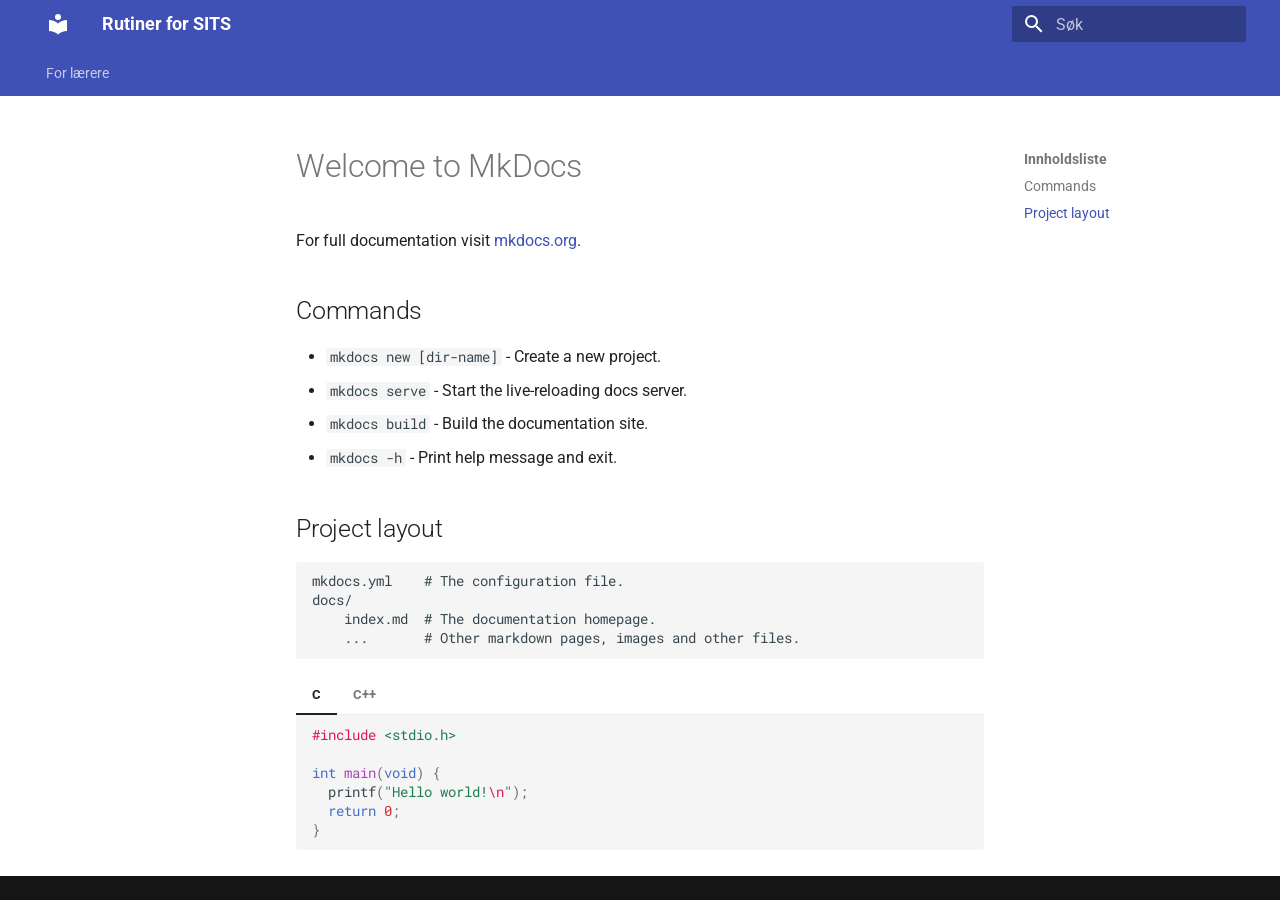
<file: site/dev/index.html>
<!doctype html>
<html lang="nb" class="no-js">
  <head>
    
      <meta charset="utf-8">
      <meta name="viewport" content="width=device-width,initial-scale=1">
      
      
      
      
      
      
      <link rel="icon" href="../assets/images/favicon.png">
      <meta name="generator" content="mkdocs-1.6.1, mkdocs-material-9.6.21">
    
    
      
        <title>Welcome to MkDocs - Rutiner for SITS</title>
      
    
    
      <link rel="stylesheet" href="../assets/stylesheets/main.2a3383ac.min.css">
      
      


    
    
      
    
    
      
        
        
        <link rel="preconnect" href="https://fonts.gstatic.com" crossorigin>
        <link rel="stylesheet" href="https://fonts.googleapis.com/css?family=Roboto:300,300i,400,400i,700,700i%7CRoboto+Mono:400,400i,700,700i&display=fallback">
        <style>:root{--md-text-font:"Roboto";--md-code-font:"Roboto Mono"}</style>
      
    
    
    <script>__md_scope=new URL("..",location),__md_hash=e=>[...e].reduce(((e,_)=>(e<<5)-e+_.charCodeAt(0)),0),__md_get=(e,_=localStorage,t=__md_scope)=>JSON.parse(_.getItem(t.pathname+"."+e)),__md_set=(e,_,t=localStorage,a=__md_scope)=>{try{t.setItem(a.pathname+"."+e,JSON.stringify(_))}catch(e){}}</script>
    
      

    
    
    
  </head>
  
  
    <body dir="ltr">
  
    
    <input class="md-toggle" data-md-toggle="drawer" type="checkbox" id="__drawer" autocomplete="off">
    <input class="md-toggle" data-md-toggle="search" type="checkbox" id="__search" autocomplete="off">
    <label class="md-overlay" for="__drawer"></label>
    <div data-md-component="skip">
      
        
        <a href="#welcome-to-mkdocs" class="md-skip">
          Gå til innhold
        </a>
      
    </div>
    <div data-md-component="announce">
      
    </div>
    
    
      

<header class="md-header" data-md-component="header">
  <nav class="md-header__inner md-grid" aria-label="Header">
    <a href=".." title="Rutiner for SITS" class="md-header__button md-logo" aria-label="Rutiner for SITS" data-md-component="logo">
      
  
  <svg xmlns="http://www.w3.org/2000/svg" viewBox="0 0 24 24"><path d="M12 8a3 3 0 0 0 3-3 3 3 0 0 0-3-3 3 3 0 0 0-3 3 3 3 0 0 0 3 3m0 3.54C9.64 9.35 6.5 8 3 8v11c3.5 0 6.64 1.35 9 3.54 2.36-2.19 5.5-3.54 9-3.54V8c-3.5 0-6.64 1.35-9 3.54"/></svg>

    </a>
    <label class="md-header__button md-icon" for="__drawer">
      
      <svg xmlns="http://www.w3.org/2000/svg" viewBox="0 0 24 24"><path d="M3 6h18v2H3zm0 5h18v2H3zm0 5h18v2H3z"/></svg>
    </label>
    <div class="md-header__title" data-md-component="header-title">
      <div class="md-header__ellipsis">
        <div class="md-header__topic">
          <span class="md-ellipsis">
            Rutiner for SITS
          </span>
        </div>
        <div class="md-header__topic" data-md-component="header-topic">
          <span class="md-ellipsis">
            
              Welcome to MkDocs
            
          </span>
        </div>
      </div>
    </div>
    
    
      <script>var palette=__md_get("__palette");if(palette&&palette.color){if("(prefers-color-scheme)"===palette.color.media){var media=matchMedia("(prefers-color-scheme: light)"),input=document.querySelector(media.matches?"[data-md-color-media='(prefers-color-scheme: light)']":"[data-md-color-media='(prefers-color-scheme: dark)']");palette.color.media=input.getAttribute("data-md-color-media"),palette.color.scheme=input.getAttribute("data-md-color-scheme"),palette.color.primary=input.getAttribute("data-md-color-primary"),palette.color.accent=input.getAttribute("data-md-color-accent")}for(var[key,value]of Object.entries(palette.color))document.body.setAttribute("data-md-color-"+key,value)}</script>
    
    
    
      
      
        <label class="md-header__button md-icon" for="__search">
          
          <svg xmlns="http://www.w3.org/2000/svg" viewBox="0 0 24 24"><path d="M9.5 3A6.5 6.5 0 0 1 16 9.5c0 1.61-.59 3.09-1.56 4.23l.27.27h.79l5 5-1.5 1.5-5-5v-.79l-.27-.27A6.52 6.52 0 0 1 9.5 16 6.5 6.5 0 0 1 3 9.5 6.5 6.5 0 0 1 9.5 3m0 2C7 5 5 7 5 9.5S7 14 9.5 14 14 12 14 9.5 12 5 9.5 5"/></svg>
        </label>
        <div class="md-search" data-md-component="search" role="dialog">
  <label class="md-search__overlay" for="__search"></label>
  <div class="md-search__inner" role="search">
    <form class="md-search__form" name="search">
      <input type="text" class="md-search__input" name="query" aria-label="Søk" placeholder="Søk" autocapitalize="off" autocorrect="off" autocomplete="off" spellcheck="false" data-md-component="search-query" required>
      <label class="md-search__icon md-icon" for="__search">
        
        <svg xmlns="http://www.w3.org/2000/svg" viewBox="0 0 24 24"><path d="M9.5 3A6.5 6.5 0 0 1 16 9.5c0 1.61-.59 3.09-1.56 4.23l.27.27h.79l5 5-1.5 1.5-5-5v-.79l-.27-.27A6.52 6.52 0 0 1 9.5 16 6.5 6.5 0 0 1 3 9.5 6.5 6.5 0 0 1 9.5 3m0 2C7 5 5 7 5 9.5S7 14 9.5 14 14 12 14 9.5 12 5 9.5 5"/></svg>
        
        <svg xmlns="http://www.w3.org/2000/svg" viewBox="0 0 24 24"><path d="M20 11v2H8l5.5 5.5-1.42 1.42L4.16 12l7.92-7.92L13.5 5.5 8 11z"/></svg>
      </label>
      <nav class="md-search__options" aria-label="Søk">
        
        <button type="reset" class="md-search__icon md-icon" title="Nullstill" aria-label="Nullstill" tabindex="-1">
          
          <svg xmlns="http://www.w3.org/2000/svg" viewBox="0 0 24 24"><path d="M19 6.41 17.59 5 12 10.59 6.41 5 5 6.41 10.59 12 5 17.59 6.41 19 12 13.41 17.59 19 19 17.59 13.41 12z"/></svg>
        </button>
      </nav>
      
    </form>
    <div class="md-search__output">
      <div class="md-search__scrollwrap" tabindex="0" data-md-scrollfix>
        <div class="md-search-result" data-md-component="search-result">
          <div class="md-search-result__meta">
            Starter søk
          </div>
          <ol class="md-search-result__list" role="presentation"></ol>
        </div>
      </div>
    </div>
  </div>
</div>
      
    
    
  </nav>
  
</header>
    
    <div class="md-container" data-md-component="container">
      
      
        
          
            
<nav class="md-tabs" aria-label="Faner" data-md-component="tabs">
  <div class="md-grid">
    <ul class="md-tabs__list">
      
        
  
  
  
  
    
    
      
  
  
  
  
    
    
      <li class="md-tabs__item">
        <a href="../evision/FOV/s_sp_vedtak/" class="md-tabs__link">
          
  
  
  For lærere

        </a>
      </li>
    
  

    
  

      
    </ul>
  </div>
</nav>
          
        
      
      <main class="md-main" data-md-component="main">
        <div class="md-main__inner md-grid">
          
            
              
              <div class="md-sidebar md-sidebar--primary" data-md-component="sidebar" data-md-type="navigation" >
                <div class="md-sidebar__scrollwrap">
                  <div class="md-sidebar__inner">
                    


  


<nav class="md-nav md-nav--primary md-nav--lifted" aria-label="Navigasjon" data-md-level="0">
  <label class="md-nav__title" for="__drawer">
    <a href=".." title="Rutiner for SITS" class="md-nav__button md-logo" aria-label="Rutiner for SITS" data-md-component="logo">
      
  
  <svg xmlns="http://www.w3.org/2000/svg" viewBox="0 0 24 24"><path d="M12 8a3 3 0 0 0 3-3 3 3 0 0 0-3-3 3 3 0 0 0-3 3 3 3 0 0 0 3 3m0 3.54C9.64 9.35 6.5 8 3 8v11c3.5 0 6.64 1.35 9 3.54 2.36-2.19 5.5-3.54 9-3.54V8c-3.5 0-6.64 1.35-9 3.54"/></svg>

    </a>
    Rutiner for SITS
  </label>
  
  <ul class="md-nav__list" data-md-scrollfix>
    
      
      
  
  
  
  
    
    
    
    
      
      
        
      
    
    
    <li class="md-nav__item md-nav__item--nested">
      
        
        
        <input class="md-nav__toggle md-toggle " type="checkbox" id="__nav_1" >
        
          
          <label class="md-nav__link" for="__nav_1" id="__nav_1_label" tabindex="0">
            
  
  
  <span class="md-ellipsis">
    For lærere
    
  </span>
  

            <span class="md-nav__icon md-icon"></span>
          </label>
        
        <nav class="md-nav" data-md-level="1" aria-labelledby="__nav_1_label" aria-expanded="false">
          <label class="md-nav__title" for="__nav_1">
            <span class="md-nav__icon md-icon"></span>
            For lærere
          </label>
          <ul class="md-nav__list" data-md-scrollfix>
            
              
                
  
  
  
  
    
    
    
    
      
      
        
      
    
    
    <li class="md-nav__item md-nav__item--nested">
      
        
        
        <input class="md-nav__toggle md-toggle " type="checkbox" id="__nav_1_1" >
        
          
          <label class="md-nav__link" for="__nav_1_1" id="__nav_1_1_label" tabindex="0">
            
  
  
  <span class="md-ellipsis">
    FOV
    
  </span>
  

            <span class="md-nav__icon md-icon"></span>
          </label>
        
        <nav class="md-nav" data-md-level="2" aria-labelledby="__nav_1_1_label" aria-expanded="false">
          <label class="md-nav__title" for="__nav_1_1">
            <span class="md-nav__icon md-icon"></span>
            FOV
          </label>
          <ul class="md-nav__list" data-md-scrollfix>
            
              
                
  
  
  
  
    <li class="md-nav__item">
      <a href="../evision/FOV/s_sp_vedtak/" class="md-nav__link">
        
  
  
  <span class="md-ellipsis">
    Vedtak om særskilt språkopplæring
    
  </span>
  

      </a>
    </li>
  

              
            
          </ul>
        </nav>
      
    </li>
  

              
            
          </ul>
        </nav>
      
    </li>
  

    
  </ul>
</nav>
                  </div>
                </div>
              </div>
            
            
              
              <div class="md-sidebar md-sidebar--secondary" data-md-component="sidebar" data-md-type="toc" >
                <div class="md-sidebar__scrollwrap">
                  <div class="md-sidebar__inner">
                    

<nav class="md-nav md-nav--secondary" aria-label="Innholdsliste">
  
  
  
    
  
  
    <label class="md-nav__title" for="__toc">
      <span class="md-nav__icon md-icon"></span>
      Innholdsliste
    </label>
    <ul class="md-nav__list" data-md-component="toc" data-md-scrollfix>
      
        <li class="md-nav__item">
  <a href="#commands" class="md-nav__link">
    <span class="md-ellipsis">
      Commands
    </span>
  </a>
  
</li>
      
        <li class="md-nav__item">
  <a href="#project-layout" class="md-nav__link">
    <span class="md-ellipsis">
      Project layout
    </span>
  </a>
  
</li>
      
    </ul>
  
</nav>
                  </div>
                </div>
              </div>
            
          
          
            <div class="md-content" data-md-component="content">
              <article class="md-content__inner md-typeset">
                
                  



<h1 id="welcome-to-mkdocs">Welcome to MkDocs</h1>
<p>For full documentation visit <a href="https://www.mkdocs.org">mkdocs.org</a>.</p>
<h2 id="commands">Commands</h2>
<ul>
<li><code>mkdocs new [dir-name]</code> - Create a new project.</li>
<li><code>mkdocs serve</code> - Start the live-reloading docs server.</li>
<li><code>mkdocs build</code> - Build the documentation site.</li>
<li><code>mkdocs -h</code> - Print help message and exit.</li>
</ul>
<h2 id="project-layout">Project layout</h2>
<pre><code>mkdocs.yml    # The configuration file.
docs/
    index.md  # The documentation homepage.
    ...       # Other markdown pages, images and other files.
</code></pre>
<div class="tabbed-set tabbed-alternate" data-tabs="1:2"><input checked="checked" id="__tabbed_1_1" name="__tabbed_1" type="radio" /><input id="__tabbed_1_2" name="__tabbed_1" type="radio" /><div class="tabbed-labels"><label for="__tabbed_1_1">C</label><label for="__tabbed_1_2">C++</label></div>
<div class="tabbed-content">
<div class="tabbed-block">
<div class="highlight"><pre><span></span><code><span class="cp">#include</span><span class="w"> </span><span class="cpf">&lt;stdio.h&gt;</span>

<span class="kt">int</span><span class="w"> </span><span class="nf">main</span><span class="p">(</span><span class="kt">void</span><span class="p">)</span><span class="w"> </span><span class="p">{</span>
<span class="w">  </span><span class="n">printf</span><span class="p">(</span><span class="s">&quot;Hello world!</span><span class="se">\n</span><span class="s">&quot;</span><span class="p">);</span>
<span class="w">  </span><span class="k">return</span><span class="w"> </span><span class="mi">0</span><span class="p">;</span>
<span class="p">}</span>
</code></pre></div>
</div>
<div class="tabbed-block">
<div class="highlight"><pre><span></span><code><span class="cp">#include</span><span class="w"> </span><span class="cpf">&lt;iostream&gt;</span>

<span class="kt">int</span><span class="w"> </span><span class="nf">main</span><span class="p">(</span><span class="kt">void</span><span class="p">)</span><span class="w"> </span><span class="p">{</span>
<span class="w">  </span><span class="n">std</span><span class="o">::</span><span class="n">cout</span><span class="w"> </span><span class="o">&lt;&lt;</span><span class="w"> </span><span class="s">&quot;Hello world!&quot;</span><span class="w"> </span><span class="o">&lt;&lt;</span><span class="w"> </span><span class="n">std</span><span class="o">::</span><span class="n">endl</span><span class="p">;</span>
<span class="w">  </span><span class="k">return</span><span class="w"> </span><span class="mi">0</span><span class="p">;</span>
<span class="p">}</span>
</code></pre></div>
</div>
</div>
</div>












                
              </article>
            </div>
          
          
<script>var target=document.getElementById(location.hash.slice(1));target&&target.name&&(target.checked=target.name.startsWith("__tabbed_"))</script>
        </div>
        
      </main>
      
        <footer class="md-footer">
  
  <div class="md-footer-meta md-typeset">
    <div class="md-footer-meta__inner md-grid">
      <div class="md-copyright">
  
  
</div>
      
    </div>
  </div>
</footer>
      
    </div>
    <div class="md-dialog" data-md-component="dialog">
      <div class="md-dialog__inner md-typeset"></div>
    </div>
    
    
    
      
      <script id="__config" type="application/json">{"base": "..", "features": ["navigation.tabs", "navigation.sections"], "search": "../assets/javascripts/workers/search.973d3a69.min.js", "tags": null, "translations": {"clipboard.copied": "Kopiert til utklippstavlen", "clipboard.copy": "Kopier til utklippstavlen", "search.result.more.one": "1 til p\u00e5 denne siden", "search.result.more.other": "# flere p\u00e5 denne siden", "search.result.none": "Ingen treff", "search.result.one": "1 treff", "search.result.other": "# treff", "search.result.placeholder": "Skriv s\u00f8keord", "search.result.term.missing": "Mangler", "select.version": "Velg versjon"}, "version": null}</script>
    
    
      <script src="../assets/javascripts/bundle.f55a23d4.min.js"></script>
      
    
  </body>
</html>
</file>
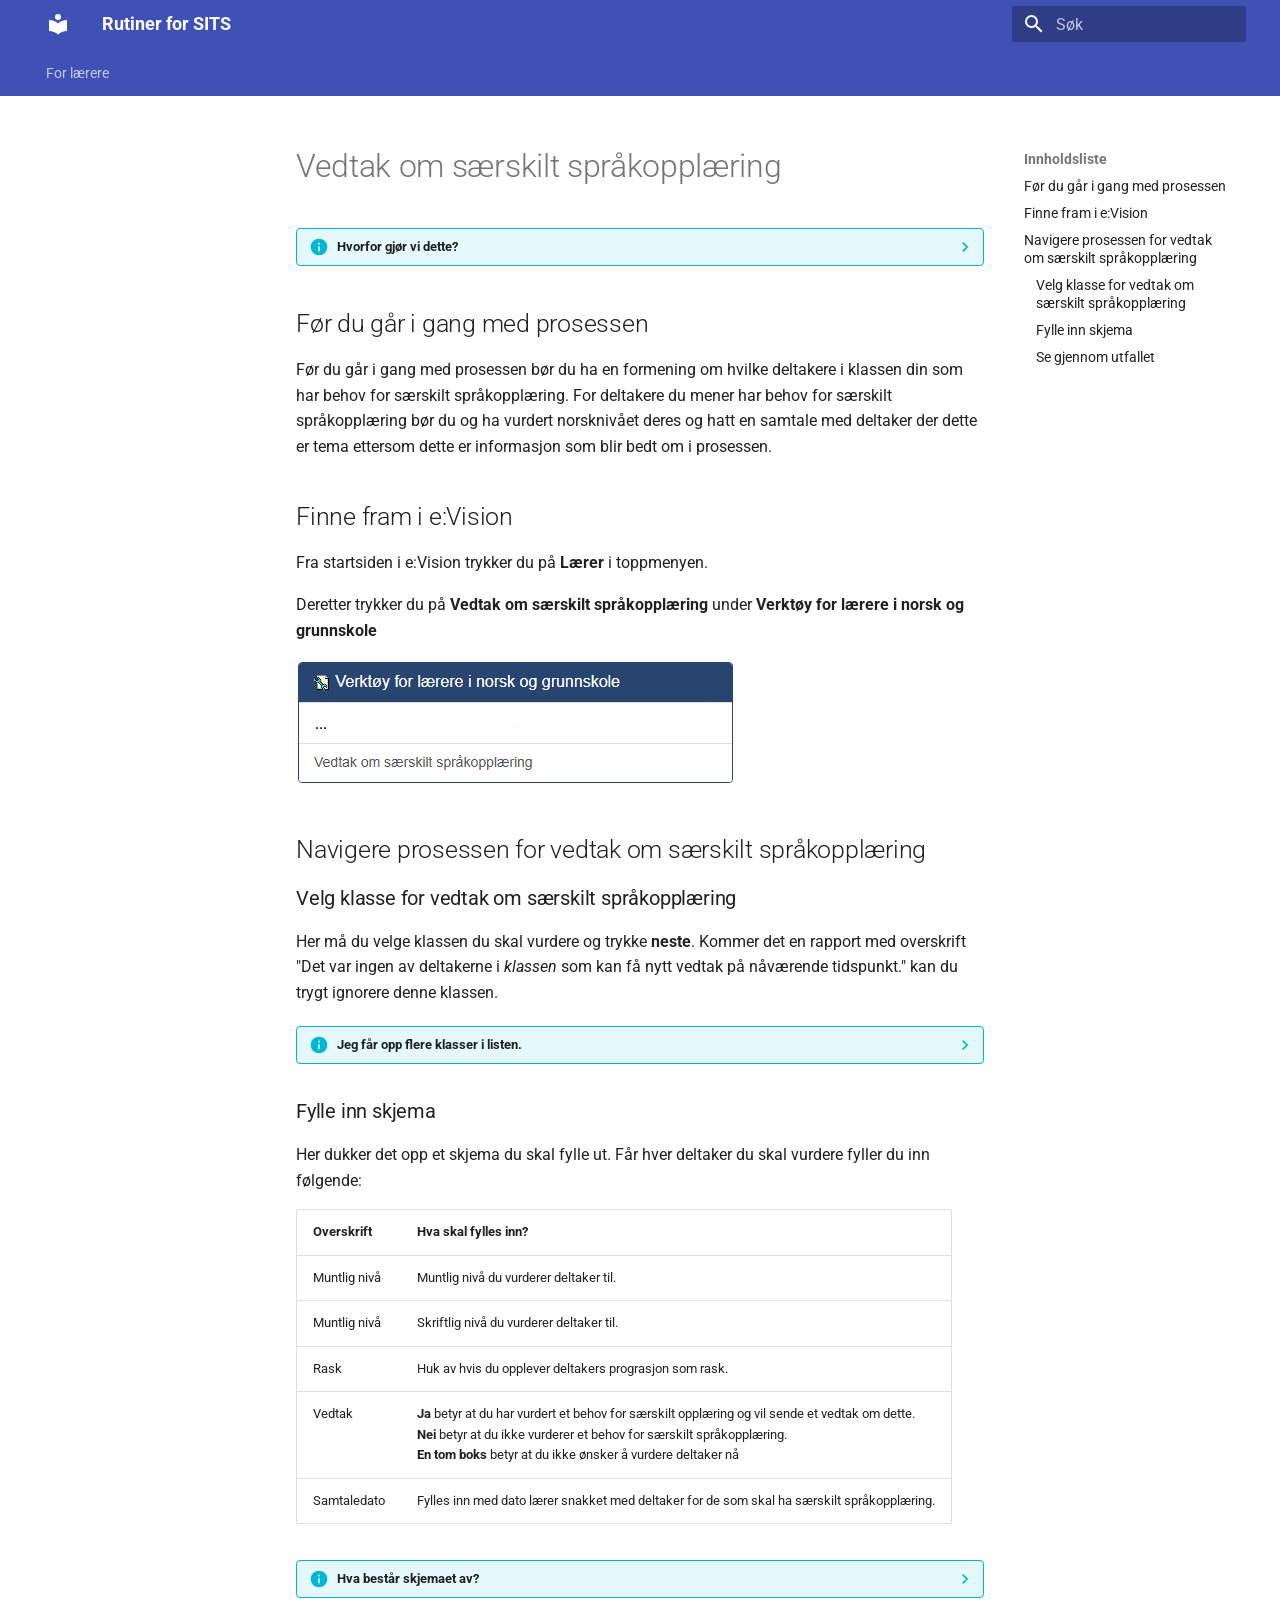
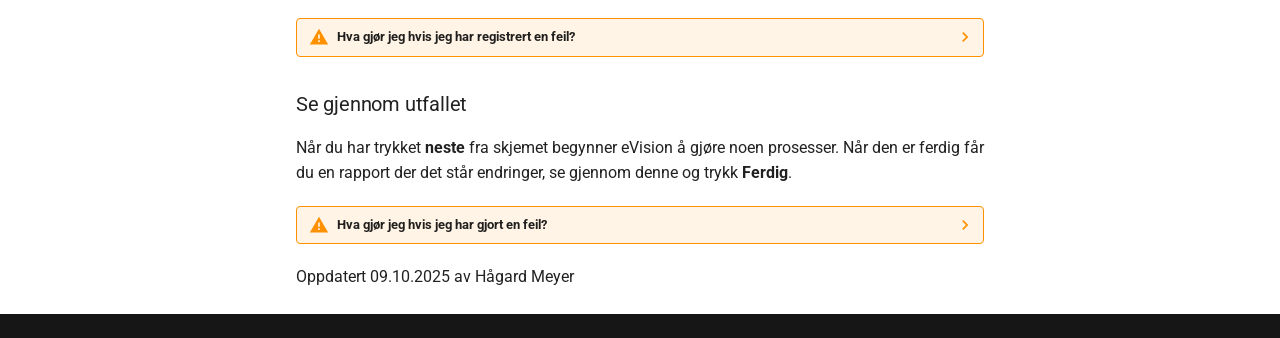
<file: evision/FOV/s_sp_vedtak/index.html>
<!doctype html>
<html lang="nb" class="no-js">
  <head>
    
      <meta charset="utf-8">
      <meta name="viewport" content="width=device-width,initial-scale=1">
      
      
      
      
      
      
      <link rel="icon" href="../../../assets/images/favicon.png">
      <meta name="generator" content="mkdocs-1.6.1, mkdocs-material-9.6.21">
    
    
      
        <title>Vedtak om særskilt språkopplæring - Rutiner for SITS</title>
      
    
    
      <link rel="stylesheet" href="../../../assets/stylesheets/main.2a3383ac.min.css">
      
      


    
    
      
    
    
      
        
        
        <link rel="preconnect" href="https://fonts.gstatic.com" crossorigin>
        <link rel="stylesheet" href="https://fonts.googleapis.com/css?family=Roboto:300,300i,400,400i,700,700i%7CRoboto+Mono:400,400i,700,700i&display=fallback">
        <style>:root{--md-text-font:"Roboto";--md-code-font:"Roboto Mono"}</style>
      
    
    
    <script>__md_scope=new URL("../../..",location),__md_hash=e=>[...e].reduce(((e,_)=>(e<<5)-e+_.charCodeAt(0)),0),__md_get=(e,_=localStorage,t=__md_scope)=>JSON.parse(_.getItem(t.pathname+"."+e)),__md_set=(e,_,t=localStorage,a=__md_scope)=>{try{t.setItem(a.pathname+"."+e,JSON.stringify(_))}catch(e){}}</script>
    
      

    
    
    
  </head>
  
  
    <body dir="ltr">
  
    
    <input class="md-toggle" data-md-toggle="drawer" type="checkbox" id="__drawer" autocomplete="off">
    <input class="md-toggle" data-md-toggle="search" type="checkbox" id="__search" autocomplete="off">
    <label class="md-overlay" for="__drawer"></label>
    <div data-md-component="skip">
      
        
        <a href="#vedtak-om-srskilt-sprakopplring" class="md-skip">
          Gå til innhold
        </a>
      
    </div>
    <div data-md-component="announce">
      
    </div>
    
    
      

<header class="md-header" data-md-component="header">
  <nav class="md-header__inner md-grid" aria-label="Header">
    <a href="../../.." title="Rutiner for SITS" class="md-header__button md-logo" aria-label="Rutiner for SITS" data-md-component="logo">
      
  
  <svg xmlns="http://www.w3.org/2000/svg" viewBox="0 0 24 24"><path d="M12 8a3 3 0 0 0 3-3 3 3 0 0 0-3-3 3 3 0 0 0-3 3 3 3 0 0 0 3 3m0 3.54C9.64 9.35 6.5 8 3 8v11c3.5 0 6.64 1.35 9 3.54 2.36-2.19 5.5-3.54 9-3.54V8c-3.5 0-6.64 1.35-9 3.54"/></svg>

    </a>
    <label class="md-header__button md-icon" for="__drawer">
      
      <svg xmlns="http://www.w3.org/2000/svg" viewBox="0 0 24 24"><path d="M3 6h18v2H3zm0 5h18v2H3zm0 5h18v2H3z"/></svg>
    </label>
    <div class="md-header__title" data-md-component="header-title">
      <div class="md-header__ellipsis">
        <div class="md-header__topic">
          <span class="md-ellipsis">
            Rutiner for SITS
          </span>
        </div>
        <div class="md-header__topic" data-md-component="header-topic">
          <span class="md-ellipsis">
            
              Vedtak om særskilt språkopplæring
            
          </span>
        </div>
      </div>
    </div>
    
    
      <script>var palette=__md_get("__palette");if(palette&&palette.color){if("(prefers-color-scheme)"===palette.color.media){var media=matchMedia("(prefers-color-scheme: light)"),input=document.querySelector(media.matches?"[data-md-color-media='(prefers-color-scheme: light)']":"[data-md-color-media='(prefers-color-scheme: dark)']");palette.color.media=input.getAttribute("data-md-color-media"),palette.color.scheme=input.getAttribute("data-md-color-scheme"),palette.color.primary=input.getAttribute("data-md-color-primary"),palette.color.accent=input.getAttribute("data-md-color-accent")}for(var[key,value]of Object.entries(palette.color))document.body.setAttribute("data-md-color-"+key,value)}</script>
    
    
    
      
      
        <label class="md-header__button md-icon" for="__search">
          
          <svg xmlns="http://www.w3.org/2000/svg" viewBox="0 0 24 24"><path d="M9.5 3A6.5 6.5 0 0 1 16 9.5c0 1.61-.59 3.09-1.56 4.23l.27.27h.79l5 5-1.5 1.5-5-5v-.79l-.27-.27A6.52 6.52 0 0 1 9.5 16 6.5 6.5 0 0 1 3 9.5 6.5 6.5 0 0 1 9.5 3m0 2C7 5 5 7 5 9.5S7 14 9.5 14 14 12 14 9.5 12 5 9.5 5"/></svg>
        </label>
        <div class="md-search" data-md-component="search" role="dialog">
  <label class="md-search__overlay" for="__search"></label>
  <div class="md-search__inner" role="search">
    <form class="md-search__form" name="search">
      <input type="text" class="md-search__input" name="query" aria-label="Søk" placeholder="Søk" autocapitalize="off" autocorrect="off" autocomplete="off" spellcheck="false" data-md-component="search-query" required>
      <label class="md-search__icon md-icon" for="__search">
        
        <svg xmlns="http://www.w3.org/2000/svg" viewBox="0 0 24 24"><path d="M9.5 3A6.5 6.5 0 0 1 16 9.5c0 1.61-.59 3.09-1.56 4.23l.27.27h.79l5 5-1.5 1.5-5-5v-.79l-.27-.27A6.52 6.52 0 0 1 9.5 16 6.5 6.5 0 0 1 3 9.5 6.5 6.5 0 0 1 9.5 3m0 2C7 5 5 7 5 9.5S7 14 9.5 14 14 12 14 9.5 12 5 9.5 5"/></svg>
        
        <svg xmlns="http://www.w3.org/2000/svg" viewBox="0 0 24 24"><path d="M20 11v2H8l5.5 5.5-1.42 1.42L4.16 12l7.92-7.92L13.5 5.5 8 11z"/></svg>
      </label>
      <nav class="md-search__options" aria-label="Søk">
        
        <button type="reset" class="md-search__icon md-icon" title="Nullstill" aria-label="Nullstill" tabindex="-1">
          
          <svg xmlns="http://www.w3.org/2000/svg" viewBox="0 0 24 24"><path d="M19 6.41 17.59 5 12 10.59 6.41 5 5 6.41 10.59 12 5 17.59 6.41 19 12 13.41 17.59 19 19 17.59 13.41 12z"/></svg>
        </button>
      </nav>
      
    </form>
    <div class="md-search__output">
      <div class="md-search__scrollwrap" tabindex="0" data-md-scrollfix>
        <div class="md-search-result" data-md-component="search-result">
          <div class="md-search-result__meta">
            Starter søk
          </div>
          <ol class="md-search-result__list" role="presentation"></ol>
        </div>
      </div>
    </div>
  </div>
</div>
      
    
    
  </nav>
  
</header>
    
    <div class="md-container" data-md-component="container">
      
      
        
          
            
<nav class="md-tabs" aria-label="Faner" data-md-component="tabs">
  <div class="md-grid">
    <ul class="md-tabs__list">
      
        
  
  
  
  
    
    
      
  
  
  
  
    
    
      <li class="md-tabs__item">
        <a href="../s_sp_vedtak_2/" class="md-tabs__link">
          
  
  
  For lærere

        </a>
      </li>
    
  

    
  

      
    </ul>
  </div>
</nav>
          
        
      
      <main class="md-main" data-md-component="main">
        <div class="md-main__inner md-grid">
          
            
              
              <div class="md-sidebar md-sidebar--primary" data-md-component="sidebar" data-md-type="navigation" >
                <div class="md-sidebar__scrollwrap">
                  <div class="md-sidebar__inner">
                    


  


<nav class="md-nav md-nav--primary md-nav--lifted" aria-label="Navigasjon" data-md-level="0">
  <label class="md-nav__title" for="__drawer">
    <a href="../../.." title="Rutiner for SITS" class="md-nav__button md-logo" aria-label="Rutiner for SITS" data-md-component="logo">
      
  
  <svg xmlns="http://www.w3.org/2000/svg" viewBox="0 0 24 24"><path d="M12 8a3 3 0 0 0 3-3 3 3 0 0 0-3-3 3 3 0 0 0-3 3 3 3 0 0 0 3 3m0 3.54C9.64 9.35 6.5 8 3 8v11c3.5 0 6.64 1.35 9 3.54 2.36-2.19 5.5-3.54 9-3.54V8c-3.5 0-6.64 1.35-9 3.54"/></svg>

    </a>
    Rutiner for SITS
  </label>
  
  <ul class="md-nav__list" data-md-scrollfix>
    
      
      
  
  
  
  
    
    
    
    
      
      
        
      
    
    
    <li class="md-nav__item md-nav__item--nested">
      
        
        
        <input class="md-nav__toggle md-toggle " type="checkbox" id="__nav_1" >
        
          
          <label class="md-nav__link" for="__nav_1" id="__nav_1_label" tabindex="0">
            
  
  
  <span class="md-ellipsis">
    For lærere
    
  </span>
  

            <span class="md-nav__icon md-icon"></span>
          </label>
        
        <nav class="md-nav" data-md-level="1" aria-labelledby="__nav_1_label" aria-expanded="false">
          <label class="md-nav__title" for="__nav_1">
            <span class="md-nav__icon md-icon"></span>
            For lærere
          </label>
          <ul class="md-nav__list" data-md-scrollfix>
            
              
                
  
  
  
  
    
    
    
    
      
      
        
      
    
    
    <li class="md-nav__item md-nav__item--nested">
      
        
        
        <input class="md-nav__toggle md-toggle " type="checkbox" id="__nav_1_1" >
        
          
          <label class="md-nav__link" for="__nav_1_1" id="__nav_1_1_label" tabindex="0">
            
  
  
  <span class="md-ellipsis">
    FOV
    
  </span>
  

            <span class="md-nav__icon md-icon"></span>
          </label>
        
        <nav class="md-nav" data-md-level="2" aria-labelledby="__nav_1_1_label" aria-expanded="false">
          <label class="md-nav__title" for="__nav_1_1">
            <span class="md-nav__icon md-icon"></span>
            FOV
          </label>
          <ul class="md-nav__list" data-md-scrollfix>
            
              
                
  
  
  
  
    <li class="md-nav__item">
      <a href="../s_sp_vedtak_2/" class="md-nav__link">
        
  
  
  <span class="md-ellipsis">
    Vedtak om særskilt språkopplæring
    
  </span>
  

      </a>
    </li>
  

              
            
          </ul>
        </nav>
      
    </li>
  

              
            
          </ul>
        </nav>
      
    </li>
  

    
  </ul>
</nav>
                  </div>
                </div>
              </div>
            
            
              
              <div class="md-sidebar md-sidebar--secondary" data-md-component="sidebar" data-md-type="toc" >
                <div class="md-sidebar__scrollwrap">
                  <div class="md-sidebar__inner">
                    

<nav class="md-nav md-nav--secondary" aria-label="Innholdsliste">
  
  
  
    
  
  
    <label class="md-nav__title" for="__toc">
      <span class="md-nav__icon md-icon"></span>
      Innholdsliste
    </label>
    <ul class="md-nav__list" data-md-component="toc" data-md-scrollfix>
      
        <li class="md-nav__item">
  <a href="#fr-du-gar-i-gang-med-prosessen" class="md-nav__link">
    <span class="md-ellipsis">
      Før du går i gang med prosessen
    </span>
  </a>
  
</li>
      
        <li class="md-nav__item">
  <a href="#finne-fram-i-evision" class="md-nav__link">
    <span class="md-ellipsis">
      Finne fram i e:Vision
    </span>
  </a>
  
</li>
      
        <li class="md-nav__item">
  <a href="#navigere-prosessen-for-vedtak-om-srskilt-sprakopplring" class="md-nav__link">
    <span class="md-ellipsis">
      Navigere prosessen for vedtak om særskilt språkopplæring
    </span>
  </a>
  
    <nav class="md-nav" aria-label="Navigere prosessen for vedtak om særskilt språkopplæring">
      <ul class="md-nav__list">
        
          <li class="md-nav__item">
  <a href="#velg-klasse-for-vedtak-om-srskilt-sprakopplring" class="md-nav__link">
    <span class="md-ellipsis">
      Velg klasse for vedtak om særskilt språkopplæring
    </span>
  </a>
  
</li>
        
          <li class="md-nav__item">
  <a href="#fylle-inn-skjema" class="md-nav__link">
    <span class="md-ellipsis">
      Fylle inn skjema
    </span>
  </a>
  
</li>
        
          <li class="md-nav__item">
  <a href="#se-gjennom-utfallet" class="md-nav__link">
    <span class="md-ellipsis">
      Se gjennom utfallet
    </span>
  </a>
  
</li>
        
      </ul>
    </nav>
  
</li>
      
    </ul>
  
</nav>
                  </div>
                </div>
              </div>
            
          
          
            <div class="md-content" data-md-component="content">
              <article class="md-content__inner md-typeset">
                
                  



<h1 id="vedtak-om-srskilt-sprakopplring">Vedtak om særskilt språkopplæring</h1>
<details class="info">
<summary>Hvorfor gjør vi dette?</summary>
<p>Etter oppstart i forberedende opplæring for voksne, skal skolen minimum årlig kartlegge om deltakeren kan norsk godt nok til å følge den vanlige opplæringen, §19-8, jamfør §3-6. Resultatet av kartleggingen utgjør grunnlaget for et vedtak om særskilt språkopplæring, og for beskrivelsen av innhold og organisering av opplæringen.</p>
<p>I praksis betyr dette at vi gir vedtak om særskilt språkopplæring som er gyldig i 1 år om gangen. Lærere vil kunne vurdere alle som mangler vedtak eller som har mindre en 6 måneder igjen på vedtaket om særskilt språkopplæring.</p>
</details>
<h2 id="fr-du-gar-i-gang-med-prosessen">Før du går i gang med prosessen</h2>
<p>Før du går i gang med prosessen bør du ha en formening om hvilke deltakere i klassen din som har behov for særskilt språkopplæring.
For deltakere du mener har behov for særskilt språkopplæring bør du og ha vurdert norsknivået deres og hatt en samtale med deltaker der dette er tema ettersom dette er informasjon som blir bedt om i prosessen.</p>
<h2 id="finne-fram-i-evision">Finne fram i e:Vision</h2>
<p>Fra startsiden i e:Vision trykker du på <strong>Lærer</strong> i toppmenyen.</p>
<p>Deretter trykker du på <strong>Vedtak om særskilt språkopplæring</strong> under <strong>Verktøy for lærere i norsk og grunnskole</strong></p>
<p><img alt="Bilde mangler" src="../../../assets/images/s_sp_ved_fig_1.png" /></p>
<h2 id="navigere-prosessen-for-vedtak-om-srskilt-sprakopplring">Navigere prosessen for vedtak om særskilt språkopplæring</h2>
<h3 id="velg-klasse-for-vedtak-om-srskilt-sprakopplring">Velg klasse for vedtak om særskilt språkopplæring</h3>
<p>Her må du velge klassen du skal vurdere og trykke <strong>neste</strong>.
Kommer det en rapport med overskrift "Det var ingen av deltakerne i <em>klassen</em> som kan få nytt vedtak på nåværende tidspunkt." kan du trygt ignorere denne klassen.</p>
<details class="info">
<summary>Jeg får opp flere klasser i listen.</summary>
<p>Prosessen gjøres klassevis. Har du flere klasser du skal vurdere for må du først velge en klasse å gå gjennom prosessen for den. Så kan du starte prosessen på nytt og velge en annen klasse.</p>
</details>
<h3 id="fylle-inn-skjema">Fylle inn skjema</h3>
<p>Her dukker det opp et skjema du skal fylle ut.
Får hver deltaker du skal vurdere fyller du inn følgende:</p>
<table>
<thead>
<tr>
<th>Overskrift</th>
<th>Hva skal fylles inn?</th>
</tr>
</thead>
<tbody>
<tr>
<td>Muntlig nivå</td>
<td>Muntlig nivå du vurderer deltaker til.</td>
</tr>
<tr>
<td>Muntlig nivå</td>
<td>Skriftlig nivå du vurderer deltaker til.</td>
</tr>
<tr>
<td>Rask</td>
<td>Huk av hvis du opplever deltakers prograsjon som rask.</td>
</tr>
<tr>
<td>Vedtak</td>
<td><strong>Ja</strong> betyr at du har vurdert et behov for særskilt opplæring og vil sende et vedtak om dette. <br><strong>Nei</strong> betyr at du ikke vurderer et behov for særskilt språkopplæring. <br><strong>En tom boks</strong> betyr at du ikke ønsker å vurdere deltaker nå</td>
</tr>
<tr>
<td>Samtaledato</td>
<td>Fylles inn med dato lærer snakket med deltaker for de som skal ha særskilt språkopplæring.</td>
</tr>
</tbody>
</table>
<details class="info">
<summary>Hva består skjemaet av?</summary>
<table>
<thead>
<tr>
<th>Overskrift</th>
<th>Betydning</th>
</tr>
</thead>
<tbody>
<tr>
<td>Deltakernr</td>
<td>SPR-nummer på deltaker</td>
</tr>
<tr>
<td>Navn</td>
<td>Fullt navn på deltaker</td>
</tr>
<tr>
<td>Antall vedtak - Ikke</td>
<td>Antall ganger det har blitt vurdert at det ikke er behov for særskilt språkopplæring</td>
</tr>
<tr>
<td>Antall vedtak innvilget</td>
<td>Antall ganger det har blitt vurdert at det er behov for særskilt språkopplæring</td>
</tr>
<tr>
<td>Maks sluttdato</td>
<td>Når den siste avgjørelsen av behov om særskilt språkopplæring går ut</td>
</tr>
<tr>
<td>Status nyeste vedtak</td>
<td>Om den siste vurderingen var at det var behov eller ikke behov for særskilt språkopplæring</td>
</tr>
<tr>
<td>Muntlig nivå</td>
<td>Muntlig nivå deltaker er på nå. Kan oppdateres av lærer.</td>
</tr>
<tr>
<td>Skriftlig nivå</td>
<td>Skriftlig nivå deltaker er på nå. Kan oppdateres av lærer.</td>
</tr>
<tr>
<td>Rask</td>
<td>Om deltaker har rask progresjon. Kan oppdateres av lærer.</td>
</tr>
<tr>
<td>Vedtak</td>
<td>Fylles inn med avgjørelse om deltaker skal ha særskilt språkopplæring eller ei</td>
</tr>
<tr>
<td>Samtaledato</td>
<td>Fylles inn med dato lærer snakket med deltaker for de som skal ha særskilt språkopplæring</td>
</tr>
</tbody>
</table>
</details>
<details class="warning">
<summary>Hva gjør jeg hvis jeg har registrert en feil?</summary>
<p>Hvis du har registrert noe feil før du har trykket <strong>neste</strong> kan du bare endre verdien til det riktige. Hvis du er usikker på hva det originale verdien var kan du lukke prosessen og åpne den igjen.</p>
</details>
<h3 id="se-gjennom-utfallet">Se gjennom utfallet</h3>
<p>Når du har trykket <strong>neste</strong> fra skjemet begynner eVision å gjøre noen prosesser.
Når den er ferdig får du en rapport der det står endringer, se gjennom denne og trykk <strong>Ferdig</strong>.</p>
<details class="warning">
<summary>Hva gjør jeg hvis jeg har gjort en feil?</summary>
<p>Hvis du har registrert noe feil etter at SITS har kjørt ferdig prosessen, enten med norsknivå eller feilvurdering av vedtaksbehov, må du ta kontakt med deltakerkontoret på skolen din. Beskriv feilen slik at de kan rette opp. Gjør gjerne dette så raskt som mulig så vi ikke sender ut vedtaksbrev med feil.</p>
</details>
<p>Oppdatert 09.10.2025 av Hågard Meyer</p>












                
              </article>
            </div>
          
          
<script>var target=document.getElementById(location.hash.slice(1));target&&target.name&&(target.checked=target.name.startsWith("__tabbed_"))</script>
        </div>
        
      </main>
      
        <footer class="md-footer">
  
  <div class="md-footer-meta md-typeset">
    <div class="md-footer-meta__inner md-grid">
      <div class="md-copyright">
  
  
</div>
      
    </div>
  </div>
</footer>
      
    </div>
    <div class="md-dialog" data-md-component="dialog">
      <div class="md-dialog__inner md-typeset"></div>
    </div>
    
    
    
      
      <script id="__config" type="application/json">{"base": "../../..", "features": ["navigation.tabs", "navigation.sections"], "search": "../../../assets/javascripts/workers/search.973d3a69.min.js", "tags": null, "translations": {"clipboard.copied": "Kopiert til utklippstavlen", "clipboard.copy": "Kopier til utklippstavlen", "search.result.more.one": "1 til p\u00e5 denne siden", "search.result.more.other": "# flere p\u00e5 denne siden", "search.result.none": "Ingen treff", "search.result.one": "1 treff", "search.result.other": "# treff", "search.result.placeholder": "Skriv s\u00f8keord", "search.result.term.missing": "Mangler", "select.version": "Velg versjon"}, "version": null}</script>
    
    
      <script src="../../../assets/javascripts/bundle.f55a23d4.min.js"></script>
      
    
  </body>
</html>
</file>
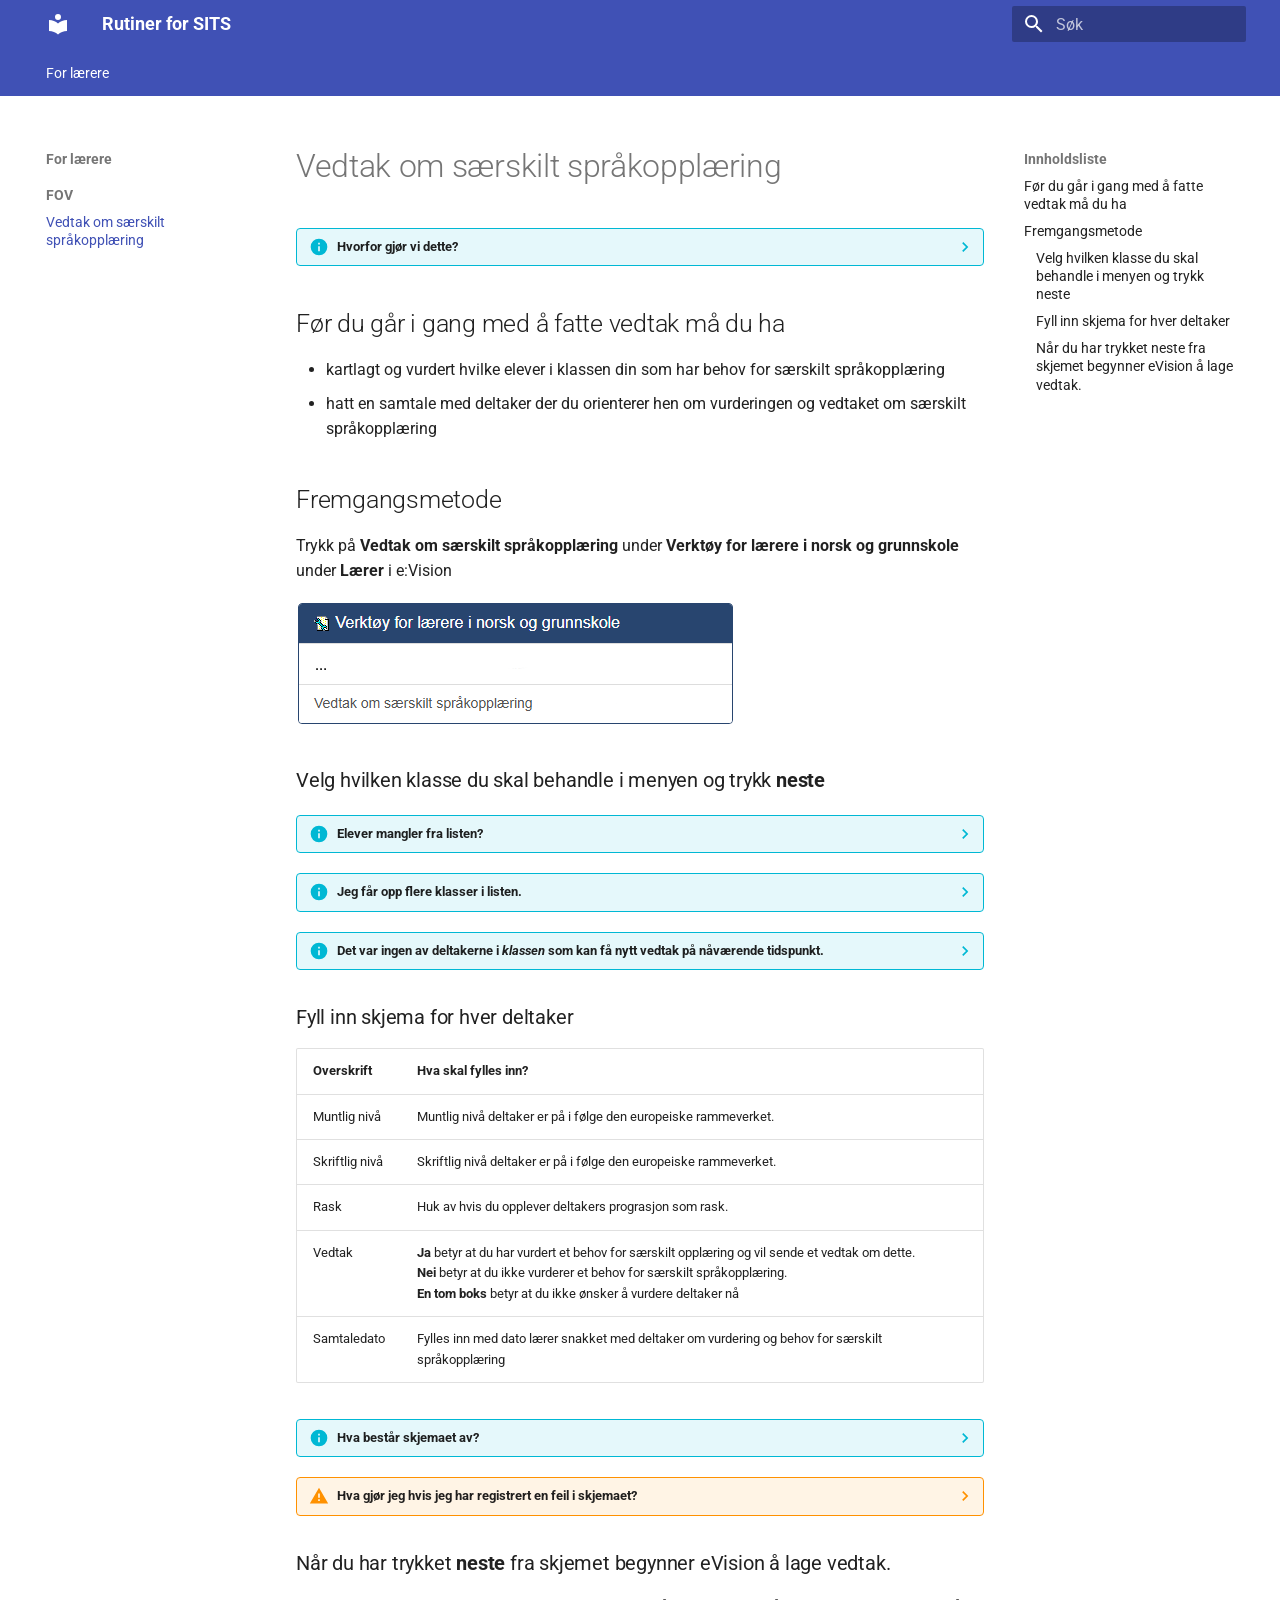
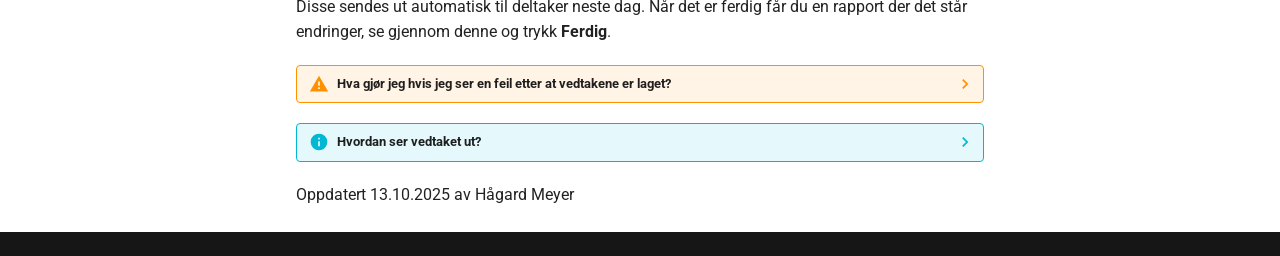
<file: evision/FOV/s_sp_vedtak_2/index.html>
<!doctype html>
<html lang="nb" class="no-js">
  <head>
    
      <meta charset="utf-8">
      <meta name="viewport" content="width=device-width,initial-scale=1">
      
      
      
      
      
      
      <link rel="icon" href="../../../assets/images/favicon.png">
      <meta name="generator" content="mkdocs-1.6.1, mkdocs-material-9.6.21">
    
    
      
        <title>Vedtak om særskilt språkopplæring - Rutiner for SITS</title>
      
    
    
      <link rel="stylesheet" href="../../../assets/stylesheets/main.2a3383ac.min.css">
      
      


    
    
      
    
    
      
        
        
        <link rel="preconnect" href="https://fonts.gstatic.com" crossorigin>
        <link rel="stylesheet" href="https://fonts.googleapis.com/css?family=Roboto:300,300i,400,400i,700,700i%7CRoboto+Mono:400,400i,700,700i&display=fallback">
        <style>:root{--md-text-font:"Roboto";--md-code-font:"Roboto Mono"}</style>
      
    
    
    <script>__md_scope=new URL("../../..",location),__md_hash=e=>[...e].reduce(((e,_)=>(e<<5)-e+_.charCodeAt(0)),0),__md_get=(e,_=localStorage,t=__md_scope)=>JSON.parse(_.getItem(t.pathname+"."+e)),__md_set=(e,_,t=localStorage,a=__md_scope)=>{try{t.setItem(a.pathname+"."+e,JSON.stringify(_))}catch(e){}}</script>
    
      

    
    
    
  </head>
  
  
    <body dir="ltr">
  
    
    <input class="md-toggle" data-md-toggle="drawer" type="checkbox" id="__drawer" autocomplete="off">
    <input class="md-toggle" data-md-toggle="search" type="checkbox" id="__search" autocomplete="off">
    <label class="md-overlay" for="__drawer"></label>
    <div data-md-component="skip">
      
        
        <a href="#vedtak-om-srskilt-sprakopplring" class="md-skip">
          Gå til innhold
        </a>
      
    </div>
    <div data-md-component="announce">
      
    </div>
    
    
      

<header class="md-header" data-md-component="header">
  <nav class="md-header__inner md-grid" aria-label="Header">
    <a href="../../.." title="Rutiner for SITS" class="md-header__button md-logo" aria-label="Rutiner for SITS" data-md-component="logo">
      
  
  <svg xmlns="http://www.w3.org/2000/svg" viewBox="0 0 24 24"><path d="M12 8a3 3 0 0 0 3-3 3 3 0 0 0-3-3 3 3 0 0 0-3 3 3 3 0 0 0 3 3m0 3.54C9.64 9.35 6.5 8 3 8v11c3.5 0 6.64 1.35 9 3.54 2.36-2.19 5.5-3.54 9-3.54V8c-3.5 0-6.64 1.35-9 3.54"/></svg>

    </a>
    <label class="md-header__button md-icon" for="__drawer">
      
      <svg xmlns="http://www.w3.org/2000/svg" viewBox="0 0 24 24"><path d="M3 6h18v2H3zm0 5h18v2H3zm0 5h18v2H3z"/></svg>
    </label>
    <div class="md-header__title" data-md-component="header-title">
      <div class="md-header__ellipsis">
        <div class="md-header__topic">
          <span class="md-ellipsis">
            Rutiner for SITS
          </span>
        </div>
        <div class="md-header__topic" data-md-component="header-topic">
          <span class="md-ellipsis">
            
              Vedtak om særskilt språkopplæring
            
          </span>
        </div>
      </div>
    </div>
    
    
      <script>var palette=__md_get("__palette");if(palette&&palette.color){if("(prefers-color-scheme)"===palette.color.media){var media=matchMedia("(prefers-color-scheme: light)"),input=document.querySelector(media.matches?"[data-md-color-media='(prefers-color-scheme: light)']":"[data-md-color-media='(prefers-color-scheme: dark)']");palette.color.media=input.getAttribute("data-md-color-media"),palette.color.scheme=input.getAttribute("data-md-color-scheme"),palette.color.primary=input.getAttribute("data-md-color-primary"),palette.color.accent=input.getAttribute("data-md-color-accent")}for(var[key,value]of Object.entries(palette.color))document.body.setAttribute("data-md-color-"+key,value)}</script>
    
    
    
      
      
        <label class="md-header__button md-icon" for="__search">
          
          <svg xmlns="http://www.w3.org/2000/svg" viewBox="0 0 24 24"><path d="M9.5 3A6.5 6.5 0 0 1 16 9.5c0 1.61-.59 3.09-1.56 4.23l.27.27h.79l5 5-1.5 1.5-5-5v-.79l-.27-.27A6.52 6.52 0 0 1 9.5 16 6.5 6.5 0 0 1 3 9.5 6.5 6.5 0 0 1 9.5 3m0 2C7 5 5 7 5 9.5S7 14 9.5 14 14 12 14 9.5 12 5 9.5 5"/></svg>
        </label>
        <div class="md-search" data-md-component="search" role="dialog">
  <label class="md-search__overlay" for="__search"></label>
  <div class="md-search__inner" role="search">
    <form class="md-search__form" name="search">
      <input type="text" class="md-search__input" name="query" aria-label="Søk" placeholder="Søk" autocapitalize="off" autocorrect="off" autocomplete="off" spellcheck="false" data-md-component="search-query" required>
      <label class="md-search__icon md-icon" for="__search">
        
        <svg xmlns="http://www.w3.org/2000/svg" viewBox="0 0 24 24"><path d="M9.5 3A6.5 6.5 0 0 1 16 9.5c0 1.61-.59 3.09-1.56 4.23l.27.27h.79l5 5-1.5 1.5-5-5v-.79l-.27-.27A6.52 6.52 0 0 1 9.5 16 6.5 6.5 0 0 1 3 9.5 6.5 6.5 0 0 1 9.5 3m0 2C7 5 5 7 5 9.5S7 14 9.5 14 14 12 14 9.5 12 5 9.5 5"/></svg>
        
        <svg xmlns="http://www.w3.org/2000/svg" viewBox="0 0 24 24"><path d="M20 11v2H8l5.5 5.5-1.42 1.42L4.16 12l7.92-7.92L13.5 5.5 8 11z"/></svg>
      </label>
      <nav class="md-search__options" aria-label="Søk">
        
        <button type="reset" class="md-search__icon md-icon" title="Nullstill" aria-label="Nullstill" tabindex="-1">
          
          <svg xmlns="http://www.w3.org/2000/svg" viewBox="0 0 24 24"><path d="M19 6.41 17.59 5 12 10.59 6.41 5 5 6.41 10.59 12 5 17.59 6.41 19 12 13.41 17.59 19 19 17.59 13.41 12z"/></svg>
        </button>
      </nav>
      
    </form>
    <div class="md-search__output">
      <div class="md-search__scrollwrap" tabindex="0" data-md-scrollfix>
        <div class="md-search-result" data-md-component="search-result">
          <div class="md-search-result__meta">
            Starter søk
          </div>
          <ol class="md-search-result__list" role="presentation"></ol>
        </div>
      </div>
    </div>
  </div>
</div>
      
    
    
  </nav>
  
</header>
    
    <div class="md-container" data-md-component="container">
      
      
        
          
            
<nav class="md-tabs" aria-label="Faner" data-md-component="tabs">
  <div class="md-grid">
    <ul class="md-tabs__list">
      
        
  
  
  
    
  
  
    
    
      
  
  
  
    
  
  
    
    
      <li class="md-tabs__item md-tabs__item--active">
        <a href="./" class="md-tabs__link">
          
  
  
  For lærere

        </a>
      </li>
    
  

    
  

      
    </ul>
  </div>
</nav>
          
        
      
      <main class="md-main" data-md-component="main">
        <div class="md-main__inner md-grid">
          
            
              
              <div class="md-sidebar md-sidebar--primary" data-md-component="sidebar" data-md-type="navigation" >
                <div class="md-sidebar__scrollwrap">
                  <div class="md-sidebar__inner">
                    


  


<nav class="md-nav md-nav--primary md-nav--lifted" aria-label="Navigasjon" data-md-level="0">
  <label class="md-nav__title" for="__drawer">
    <a href="../../.." title="Rutiner for SITS" class="md-nav__button md-logo" aria-label="Rutiner for SITS" data-md-component="logo">
      
  
  <svg xmlns="http://www.w3.org/2000/svg" viewBox="0 0 24 24"><path d="M12 8a3 3 0 0 0 3-3 3 3 0 0 0-3-3 3 3 0 0 0-3 3 3 3 0 0 0 3 3m0 3.54C9.64 9.35 6.5 8 3 8v11c3.5 0 6.64 1.35 9 3.54 2.36-2.19 5.5-3.54 9-3.54V8c-3.5 0-6.64 1.35-9 3.54"/></svg>

    </a>
    Rutiner for SITS
  </label>
  
  <ul class="md-nav__list" data-md-scrollfix>
    
      
      
  
  
    
  
  
  
    
    
    
    
      
        
        
      
      
        
      
    
    
    <li class="md-nav__item md-nav__item--active md-nav__item--section md-nav__item--nested">
      
        
        
        <input class="md-nav__toggle md-toggle " type="checkbox" id="__nav_1" checked>
        
          
          <label class="md-nav__link" for="__nav_1" id="__nav_1_label" tabindex="">
            
  
  
  <span class="md-ellipsis">
    For lærere
    
  </span>
  

            <span class="md-nav__icon md-icon"></span>
          </label>
        
        <nav class="md-nav" data-md-level="1" aria-labelledby="__nav_1_label" aria-expanded="true">
          <label class="md-nav__title" for="__nav_1">
            <span class="md-nav__icon md-icon"></span>
            For lærere
          </label>
          <ul class="md-nav__list" data-md-scrollfix>
            
              
                
  
  
    
  
  
  
    
    
    
    
      
      
        
          
          
        
      
    
    
    <li class="md-nav__item md-nav__item--active md-nav__item--section md-nav__item--nested">
      
        
        
        <input class="md-nav__toggle md-toggle " type="checkbox" id="__nav_1_1" checked>
        
          
          <label class="md-nav__link" for="__nav_1_1" id="__nav_1_1_label" tabindex="">
            
  
  
  <span class="md-ellipsis">
    FOV
    
  </span>
  

            <span class="md-nav__icon md-icon"></span>
          </label>
        
        <nav class="md-nav" data-md-level="2" aria-labelledby="__nav_1_1_label" aria-expanded="true">
          <label class="md-nav__title" for="__nav_1_1">
            <span class="md-nav__icon md-icon"></span>
            FOV
          </label>
          <ul class="md-nav__list" data-md-scrollfix>
            
              
                
  
  
    
  
  
  
    <li class="md-nav__item md-nav__item--active">
      
      <input class="md-nav__toggle md-toggle" type="checkbox" id="__toc">
      
      
        
      
      
        <label class="md-nav__link md-nav__link--active" for="__toc">
          
  
  
  <span class="md-ellipsis">
    Vedtak om særskilt språkopplæring
    
  </span>
  

          <span class="md-nav__icon md-icon"></span>
        </label>
      
      <a href="./" class="md-nav__link md-nav__link--active">
        
  
  
  <span class="md-ellipsis">
    Vedtak om særskilt språkopplæring
    
  </span>
  

      </a>
      
        

<nav class="md-nav md-nav--secondary" aria-label="Innholdsliste">
  
  
  
    
  
  
    <label class="md-nav__title" for="__toc">
      <span class="md-nav__icon md-icon"></span>
      Innholdsliste
    </label>
    <ul class="md-nav__list" data-md-component="toc" data-md-scrollfix>
      
        <li class="md-nav__item">
  <a href="#fr-du-gar-i-gang-med-a-fatte-vedtak-ma-du-ha" class="md-nav__link">
    <span class="md-ellipsis">
      Før du går i gang med å fatte vedtak må du ha
    </span>
  </a>
  
</li>
      
        <li class="md-nav__item">
  <a href="#fremgangsmetode" class="md-nav__link">
    <span class="md-ellipsis">
      Fremgangsmetode
    </span>
  </a>
  
    <nav class="md-nav" aria-label="Fremgangsmetode">
      <ul class="md-nav__list">
        
          <li class="md-nav__item">
  <a href="#velg-hvilken-klasse-du-skal-behandle-i-menyen-og-trykk-neste" class="md-nav__link">
    <span class="md-ellipsis">
      Velg hvilken klasse du skal behandle i menyen og trykk neste
    </span>
  </a>
  
</li>
        
          <li class="md-nav__item">
  <a href="#fyll-inn-skjema-for-hver-deltaker" class="md-nav__link">
    <span class="md-ellipsis">
      Fyll inn skjema for hver deltaker
    </span>
  </a>
  
</li>
        
          <li class="md-nav__item">
  <a href="#nar-du-har-trykket-neste-fra-skjemet-begynner-evision-a-lage-vedtak" class="md-nav__link">
    <span class="md-ellipsis">
      Når du har trykket neste fra skjemet begynner eVision å lage vedtak.
    </span>
  </a>
  
</li>
        
      </ul>
    </nav>
  
</li>
      
    </ul>
  
</nav>
      
    </li>
  

              
            
          </ul>
        </nav>
      
    </li>
  

              
            
          </ul>
        </nav>
      
    </li>
  

    
  </ul>
</nav>
                  </div>
                </div>
              </div>
            
            
              
              <div class="md-sidebar md-sidebar--secondary" data-md-component="sidebar" data-md-type="toc" >
                <div class="md-sidebar__scrollwrap">
                  <div class="md-sidebar__inner">
                    

<nav class="md-nav md-nav--secondary" aria-label="Innholdsliste">
  
  
  
    
  
  
    <label class="md-nav__title" for="__toc">
      <span class="md-nav__icon md-icon"></span>
      Innholdsliste
    </label>
    <ul class="md-nav__list" data-md-component="toc" data-md-scrollfix>
      
        <li class="md-nav__item">
  <a href="#fr-du-gar-i-gang-med-a-fatte-vedtak-ma-du-ha" class="md-nav__link">
    <span class="md-ellipsis">
      Før du går i gang med å fatte vedtak må du ha
    </span>
  </a>
  
</li>
      
        <li class="md-nav__item">
  <a href="#fremgangsmetode" class="md-nav__link">
    <span class="md-ellipsis">
      Fremgangsmetode
    </span>
  </a>
  
    <nav class="md-nav" aria-label="Fremgangsmetode">
      <ul class="md-nav__list">
        
          <li class="md-nav__item">
  <a href="#velg-hvilken-klasse-du-skal-behandle-i-menyen-og-trykk-neste" class="md-nav__link">
    <span class="md-ellipsis">
      Velg hvilken klasse du skal behandle i menyen og trykk neste
    </span>
  </a>
  
</li>
        
          <li class="md-nav__item">
  <a href="#fyll-inn-skjema-for-hver-deltaker" class="md-nav__link">
    <span class="md-ellipsis">
      Fyll inn skjema for hver deltaker
    </span>
  </a>
  
</li>
        
          <li class="md-nav__item">
  <a href="#nar-du-har-trykket-neste-fra-skjemet-begynner-evision-a-lage-vedtak" class="md-nav__link">
    <span class="md-ellipsis">
      Når du har trykket neste fra skjemet begynner eVision å lage vedtak.
    </span>
  </a>
  
</li>
        
      </ul>
    </nav>
  
</li>
      
    </ul>
  
</nav>
                  </div>
                </div>
              </div>
            
          
          
            <div class="md-content" data-md-component="content">
              <article class="md-content__inner md-typeset">
                
                  



<h1 id="vedtak-om-srskilt-sprakopplring">Vedtak om særskilt språkopplæring</h1>
<details class="info">
<summary>Hvorfor gjør vi dette?</summary>
<p>Etter oppstart i forberedende opplæring for voksne, skal skolen minimum årlig kartlegge om deltakeren kan norsk godt nok til å følge den vanlige opplæringen, §19-8, jamfør §3-6. Resultatet av kartleggingen utgjør grunnlaget for et vedtak om særskilt språkopplæring, og for beskrivelsen av innhold og organisering av opplæringen.</p>
<p>I praksis betyr dette at vi gir vedtak om særskilt språkopplæring som er gyldig i 1 år om gangen. I e:Vision får du opp alle deltakere i klassen som enten mangler vedtak eller som har midre enn 6 måneder igjen av forrige vedtak om særskilt språkopplæring.</p>
</details>
<h2 id="fr-du-gar-i-gang-med-a-fatte-vedtak-ma-du-ha">Før du går i gang med å fatte vedtak må du ha</h2>
<ul>
<li>kartlagt og vurdert hvilke elever i klassen din som har behov for særskilt språkopplæring</li>
<li>hatt en samtale med deltaker der du orienterer hen om vurderingen og vedtaket om særskilt språkopplæring</li>
</ul>
<h2 id="fremgangsmetode">Fremgangsmetode</h2>
<p>Trykk på <strong>Vedtak om særskilt språkopplæring</strong> under <strong>Verktøy for lærere i norsk og grunnskole</strong> under <strong>Lærer</strong> i e:Vision</p>
<p><img alt="Bilde mangler" src="../../../assets/images/s_sp_ved_fig_1.png" /></p>
<h3 id="velg-hvilken-klasse-du-skal-behandle-i-menyen-og-trykk-neste">Velg hvilken klasse du skal behandle i menyen og trykk <strong>neste</strong></h3>
<details class="info">
<summary>Elever mangler fra listen?</summary>
<p>Deltakere som ikke er med i listen har enten fått innvilget vedtak som er gyldig mer enn 6 måneder fram i tid eller de har fått Nei med gyldighet fram i tid eller fått Nei tre ganger.</p>
</details>
<details class="info">
<summary>Jeg får opp flere klasser i listen.</summary>
<p>Prosessen gjøres klassevis. Har du flere klasser du skal vurdere for må du først velge en klasse å gå gjennom prosessen for den. Så kan du starte prosessen på nytt og velge en annen klasse.</p>
</details>
<details class="info">
<summary>Det var ingen av deltakerne i <em>klassen</em> som kan få nytt vedtak på nåværende tidspunkt.</summary>
<p>Får du opp en rapport som viser klassen din med denne overskriften kan du være trygg på at det ikke er noen å vurdere i klassen din. De har enten fått nei, eller har lenge igjen på nåværende vedtak.</p>
</details>
<h3 id="fyll-inn-skjema-for-hver-deltaker">Fyll inn skjema for hver deltaker</h3>
<table>
<thead>
<tr>
<th>Overskrift</th>
<th>Hva skal fylles inn?</th>
</tr>
</thead>
<tbody>
<tr>
<td>Muntlig nivå</td>
<td>Muntlig nivå deltaker er på i følge den europeiske rammeverket.</td>
</tr>
<tr>
<td>Skriftlig nivå</td>
<td>Skriftlig nivå deltaker er på i følge den europeiske rammeverket.</td>
</tr>
<tr>
<td>Rask</td>
<td>Huk av hvis du opplever deltakers prograsjon som rask.</td>
</tr>
<tr>
<td>Vedtak</td>
<td><strong>Ja</strong> betyr at du har vurdert et behov for særskilt opplæring og vil sende et vedtak om dette. <br><strong>Nei</strong> betyr at du ikke vurderer et behov for særskilt språkopplæring. <br><strong>En tom boks</strong> betyr at du ikke ønsker å vurdere deltaker nå</td>
</tr>
<tr>
<td>Samtaledato</td>
<td>Fylles inn med dato lærer snakket med deltaker om vurdering og behov for særskilt språkopplæring</td>
</tr>
</tbody>
</table>
<details class="info">
<summary>Hva består skjemaet av?</summary>
<table>
<thead>
<tr>
<th>Overskrift</th>
<th>Betydning</th>
</tr>
</thead>
<tbody>
<tr>
<td>Deltakernr</td>
<td>SPR-nummer på deltaker</td>
</tr>
<tr>
<td>Navn</td>
<td>Fullt navn på deltaker</td>
</tr>
<tr>
<td>Antall vedtak - Ikke</td>
<td>Antall ganger det har blitt vurdert at det ikke er behov for særskilt språkopplæring</td>
</tr>
<tr>
<td>Antall vedtak innvilget</td>
<td>Antall ganger det har blitt vurdert at det er behov for særskilt språkopplæring</td>
</tr>
<tr>
<td>Maks sluttdato</td>
<td>Når den siste avgjørelsen av behov om særskilt språkopplæring går ut</td>
</tr>
<tr>
<td>Status nyeste vedtak</td>
<td>Om den siste vurderingen var at det var behov eller ikke behov for særskilt språkopplæring</td>
</tr>
<tr>
<td>Muntlig nivå</td>
<td>Muntlig nivå deltaker er på nå. Kan oppdateres av lærer.</td>
</tr>
<tr>
<td>Skriftlig nivå</td>
<td>Skriftlig nivå deltaker er på nå. Kan oppdateres av lærer.</td>
</tr>
<tr>
<td>Rask</td>
<td>Om deltaker har rask progresjon. Kan oppdateres av lærer.</td>
</tr>
<tr>
<td>Vedtak</td>
<td>Fylles inn med avgjørelse om deltaker skal ha særskilt språkopplæring eller ei</td>
</tr>
<tr>
<td>Samtaledato</td>
<td>Fylles inn med dato lærer snakket med deltaker om vurdering og behov for særskilt språkopplæring</td>
</tr>
</tbody>
</table>
</details>
<details class="warning">
<summary>Hva gjør jeg hvis jeg har registrert en feil i skjemaet?</summary>
<p>Hvis du har registrert noe feil før du har trykket <strong>neste</strong>, eller du får en rapport med mangler, kan du bare endre verdien til det riktige. Hvis du er usikker på hva det originale verdien var kan du lukke prosessen og åpne den igjen.</p>
</details>
<h3 id="nar-du-har-trykket-neste-fra-skjemet-begynner-evision-a-lage-vedtak">Når du har trykket <strong>neste</strong> fra skjemet begynner eVision å lage vedtak.</h3>
<p>Disse sendes ut automatisk til deltaker neste dag. Når det er ferdig får du en rapport der det står endringer, se gjennom denne og trykk <strong>Ferdig</strong>.</p>
<details class="warning">
<summary>Hva gjør jeg hvis jeg ser en feil etter at vedtakene er laget?</summary>
<p>Hvis du har registrert noe feil etter at SITS har kjørt ferdig prosessen, enten med norsknivå eller feilvurdering av vedtaksbehov, må du ta kontakt med deltakerkontoret på skolen din. Beskriv feilen slik at de kan rette opp. Gjør gjerne dette så raskt som mulig så vi ikke sender ut vedtaksbrev med feil.</p>
</details>
<details class="info">
<summary>Hvordan ser vedtaket ut?</summary>
<p>Du får ikke sett vedtakene direkte da disse lages av SITS og sendes direkte ut. Under ser du et eksempel på et vedtaksbrev. Det som vil endre seg er informasjon om senteret, informasjon om deltaker, navn på saksbehandler (deg) og datoer.
<img alt="Eksempel mangler" src="../../../assets/images/s_sp_ved_eksempel-0.png" />
<img alt="Eksempel mangler" src="../../../assets/images/s_sp_ved_eksempel-1.png" /></p>
</details>
<p>Oppdatert 13.10.2025 av Hågard Meyer</p>












                
              </article>
            </div>
          
          
<script>var target=document.getElementById(location.hash.slice(1));target&&target.name&&(target.checked=target.name.startsWith("__tabbed_"))</script>
        </div>
        
      </main>
      
        <footer class="md-footer">
  
  <div class="md-footer-meta md-typeset">
    <div class="md-footer-meta__inner md-grid">
      <div class="md-copyright">
  
  
</div>
      
    </div>
  </div>
</footer>
      
    </div>
    <div class="md-dialog" data-md-component="dialog">
      <div class="md-dialog__inner md-typeset"></div>
    </div>
    
    
    
      
      <script id="__config" type="application/json">{"base": "../../..", "features": ["navigation.tabs", "navigation.sections"], "search": "../../../assets/javascripts/workers/search.973d3a69.min.js", "tags": null, "translations": {"clipboard.copied": "Kopiert til utklippstavlen", "clipboard.copy": "Kopier til utklippstavlen", "search.result.more.one": "1 til p\u00e5 denne siden", "search.result.more.other": "# flere p\u00e5 denne siden", "search.result.none": "Ingen treff", "search.result.one": "1 treff", "search.result.other": "# treff", "search.result.placeholder": "Skriv s\u00f8keord", "search.result.term.missing": "Mangler", "select.version": "Velg versjon"}, "version": null}</script>
    
    
      <script src="../../../assets/javascripts/bundle.f55a23d4.min.js"></script>
      
    
  </body>
</html>
</file>
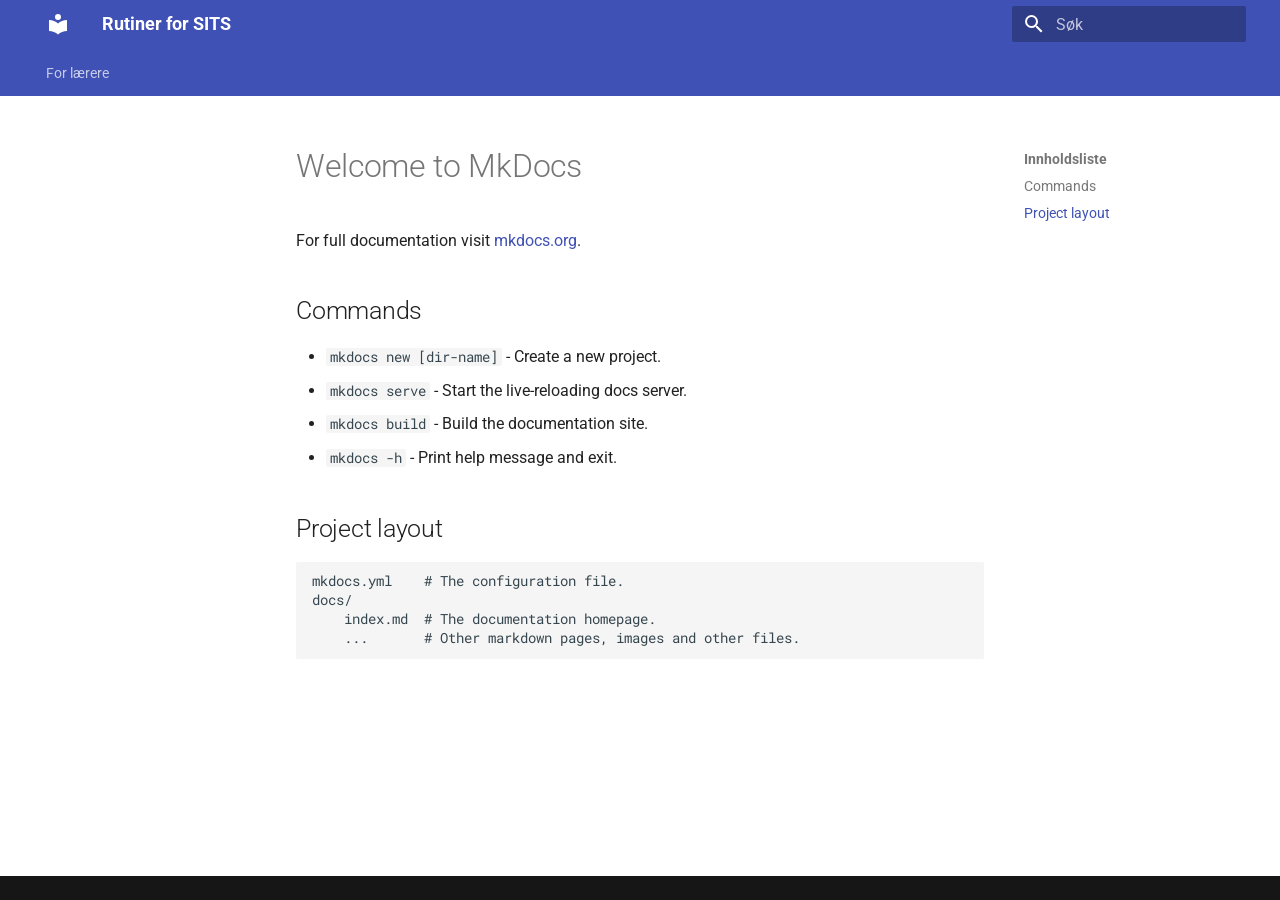
<file: evision/FOV/Vedtak om særskilt språkopplæring/index.html>
<!doctype html>
<html lang="nb" class="no-js">
  <head>
    
      <meta charset="utf-8">
      <meta name="viewport" content="width=device-width,initial-scale=1">
      
      
      
      
      
      
      <link rel="icon" href="../../../assets/images/favicon.png">
      <meta name="generator" content="mkdocs-1.6.1, mkdocs-material-9.6.21">
    
    
      
        <title>Welcome to MkDocs - Rutiner for SITS</title>
      
    
    
      <link rel="stylesheet" href="../../../assets/stylesheets/main.2a3383ac.min.css">
      
      


    
    
      
    
    
      
        
        
        <link rel="preconnect" href="https://fonts.gstatic.com" crossorigin>
        <link rel="stylesheet" href="https://fonts.googleapis.com/css?family=Roboto:300,300i,400,400i,700,700i%7CRoboto+Mono:400,400i,700,700i&display=fallback">
        <style>:root{--md-text-font:"Roboto";--md-code-font:"Roboto Mono"}</style>
      
    
    
    <script>__md_scope=new URL("../../..",location),__md_hash=e=>[...e].reduce(((e,_)=>(e<<5)-e+_.charCodeAt(0)),0),__md_get=(e,_=localStorage,t=__md_scope)=>JSON.parse(_.getItem(t.pathname+"."+e)),__md_set=(e,_,t=localStorage,a=__md_scope)=>{try{t.setItem(a.pathname+"."+e,JSON.stringify(_))}catch(e){}}</script>
    
      

    
    
    
  </head>
  
  
    <body dir="ltr">
  
    
    <input class="md-toggle" data-md-toggle="drawer" type="checkbox" id="__drawer" autocomplete="off">
    <input class="md-toggle" data-md-toggle="search" type="checkbox" id="__search" autocomplete="off">
    <label class="md-overlay" for="__drawer"></label>
    <div data-md-component="skip">
      
        
        <a href="#welcome-to-mkdocs" class="md-skip">
          Gå til innhold
        </a>
      
    </div>
    <div data-md-component="announce">
      
    </div>
    
    
      

<header class="md-header" data-md-component="header">
  <nav class="md-header__inner md-grid" aria-label="Header">
    <a href="../../.." title="Rutiner for SITS" class="md-header__button md-logo" aria-label="Rutiner for SITS" data-md-component="logo">
      
  
  <svg xmlns="http://www.w3.org/2000/svg" viewBox="0 0 24 24"><path d="M12 8a3 3 0 0 0 3-3 3 3 0 0 0-3-3 3 3 0 0 0-3 3 3 3 0 0 0 3 3m0 3.54C9.64 9.35 6.5 8 3 8v11c3.5 0 6.64 1.35 9 3.54 2.36-2.19 5.5-3.54 9-3.54V8c-3.5 0-6.64 1.35-9 3.54"/></svg>

    </a>
    <label class="md-header__button md-icon" for="__drawer">
      
      <svg xmlns="http://www.w3.org/2000/svg" viewBox="0 0 24 24"><path d="M3 6h18v2H3zm0 5h18v2H3zm0 5h18v2H3z"/></svg>
    </label>
    <div class="md-header__title" data-md-component="header-title">
      <div class="md-header__ellipsis">
        <div class="md-header__topic">
          <span class="md-ellipsis">
            Rutiner for SITS
          </span>
        </div>
        <div class="md-header__topic" data-md-component="header-topic">
          <span class="md-ellipsis">
            
              Welcome to MkDocs
            
          </span>
        </div>
      </div>
    </div>
    
    
      <script>var palette=__md_get("__palette");if(palette&&palette.color){if("(prefers-color-scheme)"===palette.color.media){var media=matchMedia("(prefers-color-scheme: light)"),input=document.querySelector(media.matches?"[data-md-color-media='(prefers-color-scheme: light)']":"[data-md-color-media='(prefers-color-scheme: dark)']");palette.color.media=input.getAttribute("data-md-color-media"),palette.color.scheme=input.getAttribute("data-md-color-scheme"),palette.color.primary=input.getAttribute("data-md-color-primary"),palette.color.accent=input.getAttribute("data-md-color-accent")}for(var[key,value]of Object.entries(palette.color))document.body.setAttribute("data-md-color-"+key,value)}</script>
    
    
    
      
      
        <label class="md-header__button md-icon" for="__search">
          
          <svg xmlns="http://www.w3.org/2000/svg" viewBox="0 0 24 24"><path d="M9.5 3A6.5 6.5 0 0 1 16 9.5c0 1.61-.59 3.09-1.56 4.23l.27.27h.79l5 5-1.5 1.5-5-5v-.79l-.27-.27A6.52 6.52 0 0 1 9.5 16 6.5 6.5 0 0 1 3 9.5 6.5 6.5 0 0 1 9.5 3m0 2C7 5 5 7 5 9.5S7 14 9.5 14 14 12 14 9.5 12 5 9.5 5"/></svg>
        </label>
        <div class="md-search" data-md-component="search" role="dialog">
  <label class="md-search__overlay" for="__search"></label>
  <div class="md-search__inner" role="search">
    <form class="md-search__form" name="search">
      <input type="text" class="md-search__input" name="query" aria-label="Søk" placeholder="Søk" autocapitalize="off" autocorrect="off" autocomplete="off" spellcheck="false" data-md-component="search-query" required>
      <label class="md-search__icon md-icon" for="__search">
        
        <svg xmlns="http://www.w3.org/2000/svg" viewBox="0 0 24 24"><path d="M9.5 3A6.5 6.5 0 0 1 16 9.5c0 1.61-.59 3.09-1.56 4.23l.27.27h.79l5 5-1.5 1.5-5-5v-.79l-.27-.27A6.52 6.52 0 0 1 9.5 16 6.5 6.5 0 0 1 3 9.5 6.5 6.5 0 0 1 9.5 3m0 2C7 5 5 7 5 9.5S7 14 9.5 14 14 12 14 9.5 12 5 9.5 5"/></svg>
        
        <svg xmlns="http://www.w3.org/2000/svg" viewBox="0 0 24 24"><path d="M20 11v2H8l5.5 5.5-1.42 1.42L4.16 12l7.92-7.92L13.5 5.5 8 11z"/></svg>
      </label>
      <nav class="md-search__options" aria-label="Søk">
        
        <button type="reset" class="md-search__icon md-icon" title="Nullstill" aria-label="Nullstill" tabindex="-1">
          
          <svg xmlns="http://www.w3.org/2000/svg" viewBox="0 0 24 24"><path d="M19 6.41 17.59 5 12 10.59 6.41 5 5 6.41 10.59 12 5 17.59 6.41 19 12 13.41 17.59 19 19 17.59 13.41 12z"/></svg>
        </button>
      </nav>
      
    </form>
    <div class="md-search__output">
      <div class="md-search__scrollwrap" tabindex="0" data-md-scrollfix>
        <div class="md-search-result" data-md-component="search-result">
          <div class="md-search-result__meta">
            Starter søk
          </div>
          <ol class="md-search-result__list" role="presentation"></ol>
        </div>
      </div>
    </div>
  </div>
</div>
      
    
    
  </nav>
  
</header>
    
    <div class="md-container" data-md-component="container">
      
      
        
          
            
<nav class="md-tabs" aria-label="Faner" data-md-component="tabs">
  <div class="md-grid">
    <ul class="md-tabs__list">
      
        
  
  
  
  
    
    
      
  
  
  
  
    
    
      <li class="md-tabs__item">
        <a href="../s_sp_vedtak_2/" class="md-tabs__link">
          
  
  
  For lærere

        </a>
      </li>
    
  

    
  

      
    </ul>
  </div>
</nav>
          
        
      
      <main class="md-main" data-md-component="main">
        <div class="md-main__inner md-grid">
          
            
              
              <div class="md-sidebar md-sidebar--primary" data-md-component="sidebar" data-md-type="navigation" >
                <div class="md-sidebar__scrollwrap">
                  <div class="md-sidebar__inner">
                    


  


<nav class="md-nav md-nav--primary md-nav--lifted" aria-label="Navigasjon" data-md-level="0">
  <label class="md-nav__title" for="__drawer">
    <a href="../../.." title="Rutiner for SITS" class="md-nav__button md-logo" aria-label="Rutiner for SITS" data-md-component="logo">
      
  
  <svg xmlns="http://www.w3.org/2000/svg" viewBox="0 0 24 24"><path d="M12 8a3 3 0 0 0 3-3 3 3 0 0 0-3-3 3 3 0 0 0-3 3 3 3 0 0 0 3 3m0 3.54C9.64 9.35 6.5 8 3 8v11c3.5 0 6.64 1.35 9 3.54 2.36-2.19 5.5-3.54 9-3.54V8c-3.5 0-6.64 1.35-9 3.54"/></svg>

    </a>
    Rutiner for SITS
  </label>
  
  <ul class="md-nav__list" data-md-scrollfix>
    
      
      
  
  
  
  
    
    
    
    
      
      
        
      
    
    
    <li class="md-nav__item md-nav__item--nested">
      
        
        
        <input class="md-nav__toggle md-toggle " type="checkbox" id="__nav_1" >
        
          
          <label class="md-nav__link" for="__nav_1" id="__nav_1_label" tabindex="0">
            
  
  
  <span class="md-ellipsis">
    For lærere
    
  </span>
  

            <span class="md-nav__icon md-icon"></span>
          </label>
        
        <nav class="md-nav" data-md-level="1" aria-labelledby="__nav_1_label" aria-expanded="false">
          <label class="md-nav__title" for="__nav_1">
            <span class="md-nav__icon md-icon"></span>
            For lærere
          </label>
          <ul class="md-nav__list" data-md-scrollfix>
            
              
                
  
  
  
  
    
    
    
    
      
      
        
      
    
    
    <li class="md-nav__item md-nav__item--nested">
      
        
        
        <input class="md-nav__toggle md-toggle " type="checkbox" id="__nav_1_1" >
        
          
          <label class="md-nav__link" for="__nav_1_1" id="__nav_1_1_label" tabindex="0">
            
  
  
  <span class="md-ellipsis">
    FOV
    
  </span>
  

            <span class="md-nav__icon md-icon"></span>
          </label>
        
        <nav class="md-nav" data-md-level="2" aria-labelledby="__nav_1_1_label" aria-expanded="false">
          <label class="md-nav__title" for="__nav_1_1">
            <span class="md-nav__icon md-icon"></span>
            FOV
          </label>
          <ul class="md-nav__list" data-md-scrollfix>
            
              
                
  
  
  
  
    <li class="md-nav__item">
      <a href="../s_sp_vedtak_2/" class="md-nav__link">
        
  
  
  <span class="md-ellipsis">
    Vedtak om særskilt språkopplæring
    
  </span>
  

      </a>
    </li>
  

              
            
          </ul>
        </nav>
      
    </li>
  

              
            
          </ul>
        </nav>
      
    </li>
  

    
  </ul>
</nav>
                  </div>
                </div>
              </div>
            
            
              
              <div class="md-sidebar md-sidebar--secondary" data-md-component="sidebar" data-md-type="toc" >
                <div class="md-sidebar__scrollwrap">
                  <div class="md-sidebar__inner">
                    

<nav class="md-nav md-nav--secondary" aria-label="Innholdsliste">
  
  
  
    
  
  
    <label class="md-nav__title" for="__toc">
      <span class="md-nav__icon md-icon"></span>
      Innholdsliste
    </label>
    <ul class="md-nav__list" data-md-component="toc" data-md-scrollfix>
      
        <li class="md-nav__item">
  <a href="#commands" class="md-nav__link">
    <span class="md-ellipsis">
      Commands
    </span>
  </a>
  
</li>
      
        <li class="md-nav__item">
  <a href="#project-layout" class="md-nav__link">
    <span class="md-ellipsis">
      Project layout
    </span>
  </a>
  
</li>
      
    </ul>
  
</nav>
                  </div>
                </div>
              </div>
            
          
          
            <div class="md-content" data-md-component="content">
              <article class="md-content__inner md-typeset">
                
                  



<h1 id="welcome-to-mkdocs">Welcome to MkDocs</h1>
<p>For full documentation visit <a href="https://www.mkdocs.org">mkdocs.org</a>.</p>
<h2 id="commands">Commands</h2>
<ul>
<li><code>mkdocs new [dir-name]</code> - Create a new project.</li>
<li><code>mkdocs serve</code> - Start the live-reloading docs server.</li>
<li><code>mkdocs build</code> - Build the documentation site.</li>
<li><code>mkdocs -h</code> - Print help message and exit.</li>
</ul>
<h2 id="project-layout">Project layout</h2>
<pre><code>mkdocs.yml    # The configuration file.
docs/
    index.md  # The documentation homepage.
    ...       # Other markdown pages, images and other files.
</code></pre>












                
              </article>
            </div>
          
          
<script>var target=document.getElementById(location.hash.slice(1));target&&target.name&&(target.checked=target.name.startsWith("__tabbed_"))</script>
        </div>
        
      </main>
      
        <footer class="md-footer">
  
  <div class="md-footer-meta md-typeset">
    <div class="md-footer-meta__inner md-grid">
      <div class="md-copyright">
  
  
</div>
      
    </div>
  </div>
</footer>
      
    </div>
    <div class="md-dialog" data-md-component="dialog">
      <div class="md-dialog__inner md-typeset"></div>
    </div>
    
    
    
      
      <script id="__config" type="application/json">{"base": "../../..", "features": ["navigation.tabs", "navigation.sections"], "search": "../../../assets/javascripts/workers/search.973d3a69.min.js", "tags": null, "translations": {"clipboard.copied": "Kopiert til utklippstavlen", "clipboard.copy": "Kopier til utklippstavlen", "search.result.more.one": "1 til p\u00e5 denne siden", "search.result.more.other": "# flere p\u00e5 denne siden", "search.result.none": "Ingen treff", "search.result.one": "1 treff", "search.result.other": "# treff", "search.result.placeholder": "Skriv s\u00f8keord", "search.result.term.missing": "Mangler", "select.version": "Velg versjon"}, "version": null}</script>
    
    
      <script src="../../../assets/javascripts/bundle.f55a23d4.min.js"></script>
      
    
  </body>
</html>
</file>
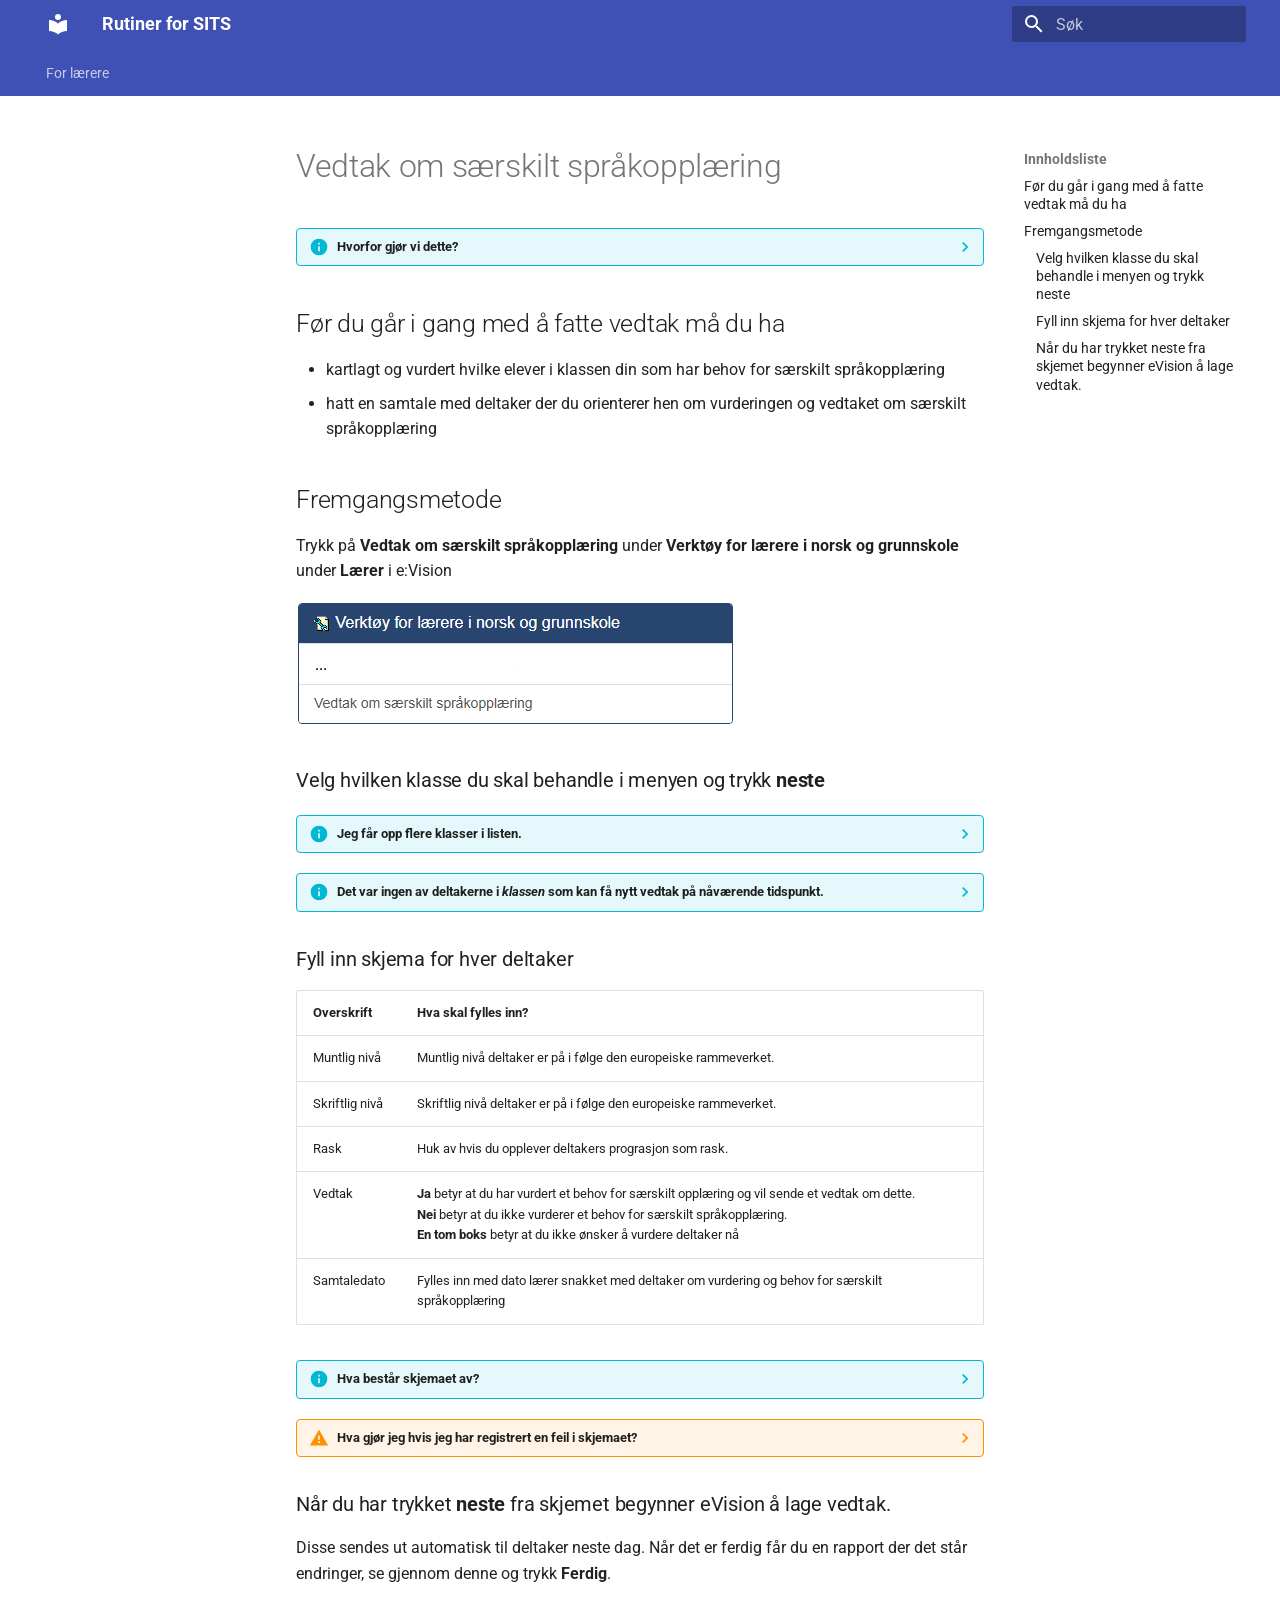
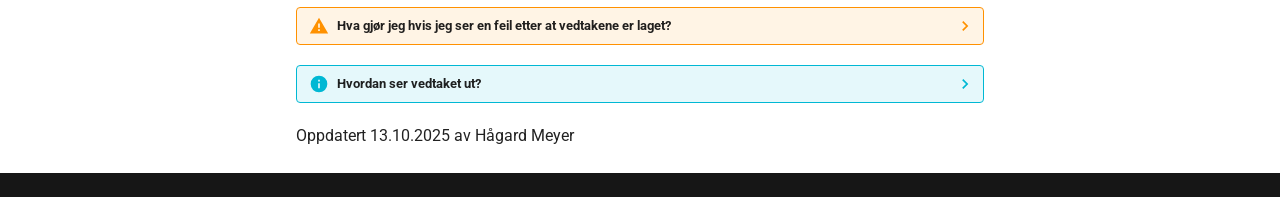
<file: site/live/reg_ny_pers/index.html>
<!doctype html>
<html lang="nb" class="no-js">
  <head>
    
      <meta charset="utf-8">
      <meta name="viewport" content="width=device-width,initial-scale=1">
      
      
      
      
      
      
      <link rel="icon" href="../../assets/images/favicon.png">
      <meta name="generator" content="mkdocs-1.6.1, mkdocs-material-9.6.21">
    
    
      
        <title>Vedtak om særskilt språkopplæring - Rutiner for SITS</title>
      
    
    
      <link rel="stylesheet" href="../../assets/stylesheets/main.2a3383ac.min.css">
      
      


    
    
      
    
    
      
        
        
        <link rel="preconnect" href="https://fonts.gstatic.com" crossorigin>
        <link rel="stylesheet" href="https://fonts.googleapis.com/css?family=Roboto:300,300i,400,400i,700,700i%7CRoboto+Mono:400,400i,700,700i&display=fallback">
        <style>:root{--md-text-font:"Roboto";--md-code-font:"Roboto Mono"}</style>
      
    
    
    <script>__md_scope=new URL("../..",location),__md_hash=e=>[...e].reduce(((e,_)=>(e<<5)-e+_.charCodeAt(0)),0),__md_get=(e,_=localStorage,t=__md_scope)=>JSON.parse(_.getItem(t.pathname+"."+e)),__md_set=(e,_,t=localStorage,a=__md_scope)=>{try{t.setItem(a.pathname+"."+e,JSON.stringify(_))}catch(e){}}</script>
    
      

    
    
    
  </head>
  
  
    <body dir="ltr">
  
    
    <input class="md-toggle" data-md-toggle="drawer" type="checkbox" id="__drawer" autocomplete="off">
    <input class="md-toggle" data-md-toggle="search" type="checkbox" id="__search" autocomplete="off">
    <label class="md-overlay" for="__drawer"></label>
    <div data-md-component="skip">
      
        
        <a href="#vedtak-om-srskilt-sprakopplring" class="md-skip">
          Gå til innhold
        </a>
      
    </div>
    <div data-md-component="announce">
      
    </div>
    
    
      

<header class="md-header" data-md-component="header">
  <nav class="md-header__inner md-grid" aria-label="Header">
    <a href="../.." title="Rutiner for SITS" class="md-header__button md-logo" aria-label="Rutiner for SITS" data-md-component="logo">
      
  
  <svg xmlns="http://www.w3.org/2000/svg" viewBox="0 0 24 24"><path d="M12 8a3 3 0 0 0 3-3 3 3 0 0 0-3-3 3 3 0 0 0-3 3 3 3 0 0 0 3 3m0 3.54C9.64 9.35 6.5 8 3 8v11c3.5 0 6.64 1.35 9 3.54 2.36-2.19 5.5-3.54 9-3.54V8c-3.5 0-6.64 1.35-9 3.54"/></svg>

    </a>
    <label class="md-header__button md-icon" for="__drawer">
      
      <svg xmlns="http://www.w3.org/2000/svg" viewBox="0 0 24 24"><path d="M3 6h18v2H3zm0 5h18v2H3zm0 5h18v2H3z"/></svg>
    </label>
    <div class="md-header__title" data-md-component="header-title">
      <div class="md-header__ellipsis">
        <div class="md-header__topic">
          <span class="md-ellipsis">
            Rutiner for SITS
          </span>
        </div>
        <div class="md-header__topic" data-md-component="header-topic">
          <span class="md-ellipsis">
            
              Vedtak om særskilt språkopplæring
            
          </span>
        </div>
      </div>
    </div>
    
    
      <script>var palette=__md_get("__palette");if(palette&&palette.color){if("(prefers-color-scheme)"===palette.color.media){var media=matchMedia("(prefers-color-scheme: light)"),input=document.querySelector(media.matches?"[data-md-color-media='(prefers-color-scheme: light)']":"[data-md-color-media='(prefers-color-scheme: dark)']");palette.color.media=input.getAttribute("data-md-color-media"),palette.color.scheme=input.getAttribute("data-md-color-scheme"),palette.color.primary=input.getAttribute("data-md-color-primary"),palette.color.accent=input.getAttribute("data-md-color-accent")}for(var[key,value]of Object.entries(palette.color))document.body.setAttribute("data-md-color-"+key,value)}</script>
    
    
    
      
      
        <label class="md-header__button md-icon" for="__search">
          
          <svg xmlns="http://www.w3.org/2000/svg" viewBox="0 0 24 24"><path d="M9.5 3A6.5 6.5 0 0 1 16 9.5c0 1.61-.59 3.09-1.56 4.23l.27.27h.79l5 5-1.5 1.5-5-5v-.79l-.27-.27A6.52 6.52 0 0 1 9.5 16 6.5 6.5 0 0 1 3 9.5 6.5 6.5 0 0 1 9.5 3m0 2C7 5 5 7 5 9.5S7 14 9.5 14 14 12 14 9.5 12 5 9.5 5"/></svg>
        </label>
        <div class="md-search" data-md-component="search" role="dialog">
  <label class="md-search__overlay" for="__search"></label>
  <div class="md-search__inner" role="search">
    <form class="md-search__form" name="search">
      <input type="text" class="md-search__input" name="query" aria-label="Søk" placeholder="Søk" autocapitalize="off" autocorrect="off" autocomplete="off" spellcheck="false" data-md-component="search-query" required>
      <label class="md-search__icon md-icon" for="__search">
        
        <svg xmlns="http://www.w3.org/2000/svg" viewBox="0 0 24 24"><path d="M9.5 3A6.5 6.5 0 0 1 16 9.5c0 1.61-.59 3.09-1.56 4.23l.27.27h.79l5 5-1.5 1.5-5-5v-.79l-.27-.27A6.52 6.52 0 0 1 9.5 16 6.5 6.5 0 0 1 3 9.5 6.5 6.5 0 0 1 9.5 3m0 2C7 5 5 7 5 9.5S7 14 9.5 14 14 12 14 9.5 12 5 9.5 5"/></svg>
        
        <svg xmlns="http://www.w3.org/2000/svg" viewBox="0 0 24 24"><path d="M20 11v2H8l5.5 5.5-1.42 1.42L4.16 12l7.92-7.92L13.5 5.5 8 11z"/></svg>
      </label>
      <nav class="md-search__options" aria-label="Søk">
        
        <button type="reset" class="md-search__icon md-icon" title="Nullstill" aria-label="Nullstill" tabindex="-1">
          
          <svg xmlns="http://www.w3.org/2000/svg" viewBox="0 0 24 24"><path d="M19 6.41 17.59 5 12 10.59 6.41 5 5 6.41 10.59 12 5 17.59 6.41 19 12 13.41 17.59 19 19 17.59 13.41 12z"/></svg>
        </button>
      </nav>
      
    </form>
    <div class="md-search__output">
      <div class="md-search__scrollwrap" tabindex="0" data-md-scrollfix>
        <div class="md-search-result" data-md-component="search-result">
          <div class="md-search-result__meta">
            Starter søk
          </div>
          <ol class="md-search-result__list" role="presentation"></ol>
        </div>
      </div>
    </div>
  </div>
</div>
      
    
    
  </nav>
  
</header>
    
    <div class="md-container" data-md-component="container">
      
      
        
          
            
<nav class="md-tabs" aria-label="Faner" data-md-component="tabs">
  <div class="md-grid">
    <ul class="md-tabs__list">
      
        
  
  
  
  
    
    
      
  
  
  
  
    
    
      <li class="md-tabs__item">
        <a href="../../evision/FOV/s_sp_vedtak/" class="md-tabs__link">
          
  
  
  For lærere

        </a>
      </li>
    
  

    
  

      
    </ul>
  </div>
</nav>
          
        
      
      <main class="md-main" data-md-component="main">
        <div class="md-main__inner md-grid">
          
            
              
              <div class="md-sidebar md-sidebar--primary" data-md-component="sidebar" data-md-type="navigation" >
                <div class="md-sidebar__scrollwrap">
                  <div class="md-sidebar__inner">
                    


  


<nav class="md-nav md-nav--primary md-nav--lifted" aria-label="Navigasjon" data-md-level="0">
  <label class="md-nav__title" for="__drawer">
    <a href="../.." title="Rutiner for SITS" class="md-nav__button md-logo" aria-label="Rutiner for SITS" data-md-component="logo">
      
  
  <svg xmlns="http://www.w3.org/2000/svg" viewBox="0 0 24 24"><path d="M12 8a3 3 0 0 0 3-3 3 3 0 0 0-3-3 3 3 0 0 0-3 3 3 3 0 0 0 3 3m0 3.54C9.64 9.35 6.5 8 3 8v11c3.5 0 6.64 1.35 9 3.54 2.36-2.19 5.5-3.54 9-3.54V8c-3.5 0-6.64 1.35-9 3.54"/></svg>

    </a>
    Rutiner for SITS
  </label>
  
  <ul class="md-nav__list" data-md-scrollfix>
    
      
      
  
  
  
  
    
    
    
    
      
      
        
      
    
    
    <li class="md-nav__item md-nav__item--nested">
      
        
        
        <input class="md-nav__toggle md-toggle " type="checkbox" id="__nav_1" >
        
          
          <label class="md-nav__link" for="__nav_1" id="__nav_1_label" tabindex="0">
            
  
  
  <span class="md-ellipsis">
    For lærere
    
  </span>
  

            <span class="md-nav__icon md-icon"></span>
          </label>
        
        <nav class="md-nav" data-md-level="1" aria-labelledby="__nav_1_label" aria-expanded="false">
          <label class="md-nav__title" for="__nav_1">
            <span class="md-nav__icon md-icon"></span>
            For lærere
          </label>
          <ul class="md-nav__list" data-md-scrollfix>
            
              
                
  
  
  
  
    
    
    
    
      
      
        
      
    
    
    <li class="md-nav__item md-nav__item--nested">
      
        
        
        <input class="md-nav__toggle md-toggle " type="checkbox" id="__nav_1_1" >
        
          
          <label class="md-nav__link" for="__nav_1_1" id="__nav_1_1_label" tabindex="0">
            
  
  
  <span class="md-ellipsis">
    FOV
    
  </span>
  

            <span class="md-nav__icon md-icon"></span>
          </label>
        
        <nav class="md-nav" data-md-level="2" aria-labelledby="__nav_1_1_label" aria-expanded="false">
          <label class="md-nav__title" for="__nav_1_1">
            <span class="md-nav__icon md-icon"></span>
            FOV
          </label>
          <ul class="md-nav__list" data-md-scrollfix>
            
              
                
  
  
  
  
    <li class="md-nav__item">
      <a href="../../evision/FOV/s_sp_vedtak/" class="md-nav__link">
        
  
  
  <span class="md-ellipsis">
    Vedtak om særskilt språkopplæring
    
  </span>
  

      </a>
    </li>
  

              
            
          </ul>
        </nav>
      
    </li>
  

              
            
          </ul>
        </nav>
      
    </li>
  

    
  </ul>
</nav>
                  </div>
                </div>
              </div>
            
            
              
              <div class="md-sidebar md-sidebar--secondary" data-md-component="sidebar" data-md-type="toc" >
                <div class="md-sidebar__scrollwrap">
                  <div class="md-sidebar__inner">
                    

<nav class="md-nav md-nav--secondary" aria-label="Innholdsliste">
  
  
  
    
  
  
    <label class="md-nav__title" for="__toc">
      <span class="md-nav__icon md-icon"></span>
      Innholdsliste
    </label>
    <ul class="md-nav__list" data-md-component="toc" data-md-scrollfix>
      
        <li class="md-nav__item">
  <a href="#fr-du-gar-i-gang-med-a-fatte-vedtak-ma-du-ha" class="md-nav__link">
    <span class="md-ellipsis">
      Før du går i gang med å fatte vedtak må du ha
    </span>
  </a>
  
</li>
      
        <li class="md-nav__item">
  <a href="#fremgangsmetode" class="md-nav__link">
    <span class="md-ellipsis">
      Fremgangsmetode
    </span>
  </a>
  
    <nav class="md-nav" aria-label="Fremgangsmetode">
      <ul class="md-nav__list">
        
          <li class="md-nav__item">
  <a href="#velg-hvilken-klasse-du-skal-behandle-i-menyen-og-trykk-neste" class="md-nav__link">
    <span class="md-ellipsis">
      Velg hvilken klasse du skal behandle i menyen og trykk neste
    </span>
  </a>
  
</li>
        
          <li class="md-nav__item">
  <a href="#fyll-inn-skjema-for-hver-deltaker" class="md-nav__link">
    <span class="md-ellipsis">
      Fyll inn skjema for hver deltaker
    </span>
  </a>
  
</li>
        
          <li class="md-nav__item">
  <a href="#nar-du-har-trykket-neste-fra-skjemet-begynner-evision-a-lage-vedtak" class="md-nav__link">
    <span class="md-ellipsis">
      Når du har trykket neste fra skjemet begynner eVision å lage vedtak.
    </span>
  </a>
  
</li>
        
      </ul>
    </nav>
  
</li>
      
    </ul>
  
</nav>
                  </div>
                </div>
              </div>
            
          
          
            <div class="md-content" data-md-component="content">
              <article class="md-content__inner md-typeset">
                
                  



<h1 id="vedtak-om-srskilt-sprakopplring">Vedtak om særskilt språkopplæring</h1>
<details class="info">
<summary>Hvorfor gjør vi dette?</summary>
<p>Etter oppstart i forberedende opplæring for voksne, skal skolen minimum årlig kartlegge om deltakeren kan norsk godt nok til å følge den vanlige opplæringen, §19-8, jamfør §3-6. Resultatet av kartleggingen utgjør grunnlaget for et vedtak om særskilt språkopplæring, og for beskrivelsen av innhold og organisering av opplæringen.</p>
<p>I praksis betyr dette at vi gir vedtak om særskilt språkopplæring som er gyldig i 1 år om gangen. I e:Vision får du opp alle deltakere i klassen som enten mangler vedtak eller som har midre enn 6 måneder igjen av forrige vedtak om særskilt språkopplæring.</p>
</details>
<h2 id="fr-du-gar-i-gang-med-a-fatte-vedtak-ma-du-ha">Før du går i gang med å fatte vedtak må du ha</h2>
<ul>
<li>kartlagt og vurdert hvilke elever i klassen din som har behov for særskilt språkopplæring</li>
<li>hatt en samtale med deltaker der du orienterer hen om vurderingen og vedtaket om særskilt språkopplæring</li>
</ul>
<h2 id="fremgangsmetode">Fremgangsmetode</h2>
<p>Trykk på <strong>Vedtak om særskilt språkopplæring</strong> under <strong>Verktøy for lærere i norsk og grunnskole</strong> under <strong>Lærer</strong> i e:Vision</p>
<p><img alt="Bilde mangler" src="../../assets/images/s_sp_ved_fig_1.png" /></p>
<h3 id="velg-hvilken-klasse-du-skal-behandle-i-menyen-og-trykk-neste">Velg hvilken klasse du skal behandle i menyen og trykk <strong>neste</strong></h3>
<details class="info">
<summary>Jeg får opp flere klasser i listen.</summary>
<p>Prosessen gjøres klassevis. Har du flere klasser du skal vurdere for må du først velge en klasse å gå gjennom prosessen for den. Så kan du starte prosessen på nytt og velge en annen klasse.</p>
</details>
<details class="info">
<summary>Det var ingen av deltakerne i <em>klassen</em> som kan få nytt vedtak på nåværende tidspunkt.</summary>
<p>Får du opp en rapport som viser klassen din med denne overskriften kan du være trygg på at det ikke er noen å vurdere i klassen din. De har enten fått nei, eller har lenge igjen på nåværende vedtak.</p>
</details>
<h3 id="fyll-inn-skjema-for-hver-deltaker">Fyll inn skjema for hver deltaker</h3>
<table>
<thead>
<tr>
<th>Overskrift</th>
<th>Hva skal fylles inn?</th>
</tr>
</thead>
<tbody>
<tr>
<td>Muntlig nivå</td>
<td>Muntlig nivå deltaker er på i følge den europeiske rammeverket.</td>
</tr>
<tr>
<td>Skriftlig nivå</td>
<td>Skriftlig nivå deltaker er på i følge den europeiske rammeverket.</td>
</tr>
<tr>
<td>Rask</td>
<td>Huk av hvis du opplever deltakers prograsjon som rask.</td>
</tr>
<tr>
<td>Vedtak</td>
<td><strong>Ja</strong> betyr at du har vurdert et behov for særskilt opplæring og vil sende et vedtak om dette. <br><strong>Nei</strong> betyr at du ikke vurderer et behov for særskilt språkopplæring. <br><strong>En tom boks</strong> betyr at du ikke ønsker å vurdere deltaker nå</td>
</tr>
<tr>
<td>Samtaledato</td>
<td>Fylles inn med dato lærer snakket med deltaker om vurdering og behov for særskilt språkopplæring</td>
</tr>
</tbody>
</table>
<details class="info">
<summary>Hva består skjemaet av?</summary>
<table>
<thead>
<tr>
<th>Overskrift</th>
<th>Betydning</th>
</tr>
</thead>
<tbody>
<tr>
<td>Deltakernr</td>
<td>SPR-nummer på deltaker</td>
</tr>
<tr>
<td>Navn</td>
<td>Fullt navn på deltaker</td>
</tr>
<tr>
<td>Antall vedtak - Ikke</td>
<td>Antall ganger det har blitt vurdert at det ikke er behov for særskilt språkopplæring</td>
</tr>
<tr>
<td>Antall vedtak innvilget</td>
<td>Antall ganger det har blitt vurdert at det er behov for særskilt språkopplæring</td>
</tr>
<tr>
<td>Maks sluttdato</td>
<td>Når den siste avgjørelsen av behov om særskilt språkopplæring går ut</td>
</tr>
<tr>
<td>Status nyeste vedtak</td>
<td>Om den siste vurderingen var at det var behov eller ikke behov for særskilt språkopplæring</td>
</tr>
<tr>
<td>Muntlig nivå</td>
<td>Muntlig nivå deltaker er på nå. Kan oppdateres av lærer.</td>
</tr>
<tr>
<td>Skriftlig nivå</td>
<td>Skriftlig nivå deltaker er på nå. Kan oppdateres av lærer.</td>
</tr>
<tr>
<td>Rask</td>
<td>Om deltaker har rask progresjon. Kan oppdateres av lærer.</td>
</tr>
<tr>
<td>Vedtak</td>
<td>Fylles inn med avgjørelse om deltaker skal ha særskilt språkopplæring eller ei</td>
</tr>
<tr>
<td>Samtaledato</td>
<td>Fylles inn med dato lærer snakket med deltaker om vurdering og behov for særskilt språkopplæring</td>
</tr>
</tbody>
</table>
</details>
<details class="warning">
<summary>Hva gjør jeg hvis jeg har registrert en feil i skjemaet?</summary>
<p>Hvis du har registrert noe feil før du har trykket <strong>neste</strong>, eller du får en rapport med mangler, kan du bare endre verdien til det riktige. Hvis du er usikker på hva det originale verdien var kan du lukke prosessen og åpne den igjen.</p>
</details>
<h3 id="nar-du-har-trykket-neste-fra-skjemet-begynner-evision-a-lage-vedtak">Når du har trykket <strong>neste</strong> fra skjemet begynner eVision å lage vedtak.</h3>
<p>Disse sendes ut automatisk til deltaker neste dag. Når det er ferdig får du en rapport der det står endringer, se gjennom denne og trykk <strong>Ferdig</strong>.</p>
<details class="warning">
<summary>Hva gjør jeg hvis jeg ser en feil etter at vedtakene er laget?</summary>
<p>Hvis du har registrert noe feil etter at SITS har kjørt ferdig prosessen, enten med norsknivå eller feilvurdering av vedtaksbehov, må du ta kontakt med deltakerkontoret på skolen din. Beskriv feilen slik at de kan rette opp. Gjør gjerne dette så raskt som mulig så vi ikke sender ut vedtaksbrev med feil.</p>
</details>
<details class="info">
<summary>Hvordan ser vedtaket ut?</summary>
<p>Du får ikke sett vedtakene direkte da disse lages av SITS og sendes direkte ut. Under ser du et eksempel på et vedtaksbrev. Det som vil endre seg er informasjon om senteret, informasjon om deltaker, navn på saksbehandler (deg) og datoer.
<img alt="Eksempel mangler" src="../../assets/images/s_sp_ved_eksempel-0.jpg" />
<img alt="Eksempel mangler" src="../../assets/images/s_sp_ved_eksempel-1.jpg" /></p>
</details>
<p>Oppdatert 13.10.2025 av Hågard Meyer</p>












                
              </article>
            </div>
          
          
<script>var target=document.getElementById(location.hash.slice(1));target&&target.name&&(target.checked=target.name.startsWith("__tabbed_"))</script>
        </div>
        
      </main>
      
        <footer class="md-footer">
  
  <div class="md-footer-meta md-typeset">
    <div class="md-footer-meta__inner md-grid">
      <div class="md-copyright">
  
  
</div>
      
    </div>
  </div>
</footer>
      
    </div>
    <div class="md-dialog" data-md-component="dialog">
      <div class="md-dialog__inner md-typeset"></div>
    </div>
    
    
    
      
      <script id="__config" type="application/json">{"base": "../..", "features": ["navigation.tabs", "navigation.sections"], "search": "../../assets/javascripts/workers/search.973d3a69.min.js", "tags": null, "translations": {"clipboard.copied": "Kopiert til utklippstavlen", "clipboard.copy": "Kopier til utklippstavlen", "search.result.more.one": "1 til p\u00e5 denne siden", "search.result.more.other": "# flere p\u00e5 denne siden", "search.result.none": "Ingen treff", "search.result.one": "1 treff", "search.result.other": "# treff", "search.result.placeholder": "Skriv s\u00f8keord", "search.result.term.missing": "Mangler", "select.version": "Velg versjon"}, "version": null}</script>
    
    
      <script src="../../assets/javascripts/bundle.f55a23d4.min.js"></script>
      
    
  </body>
</html>
</file>
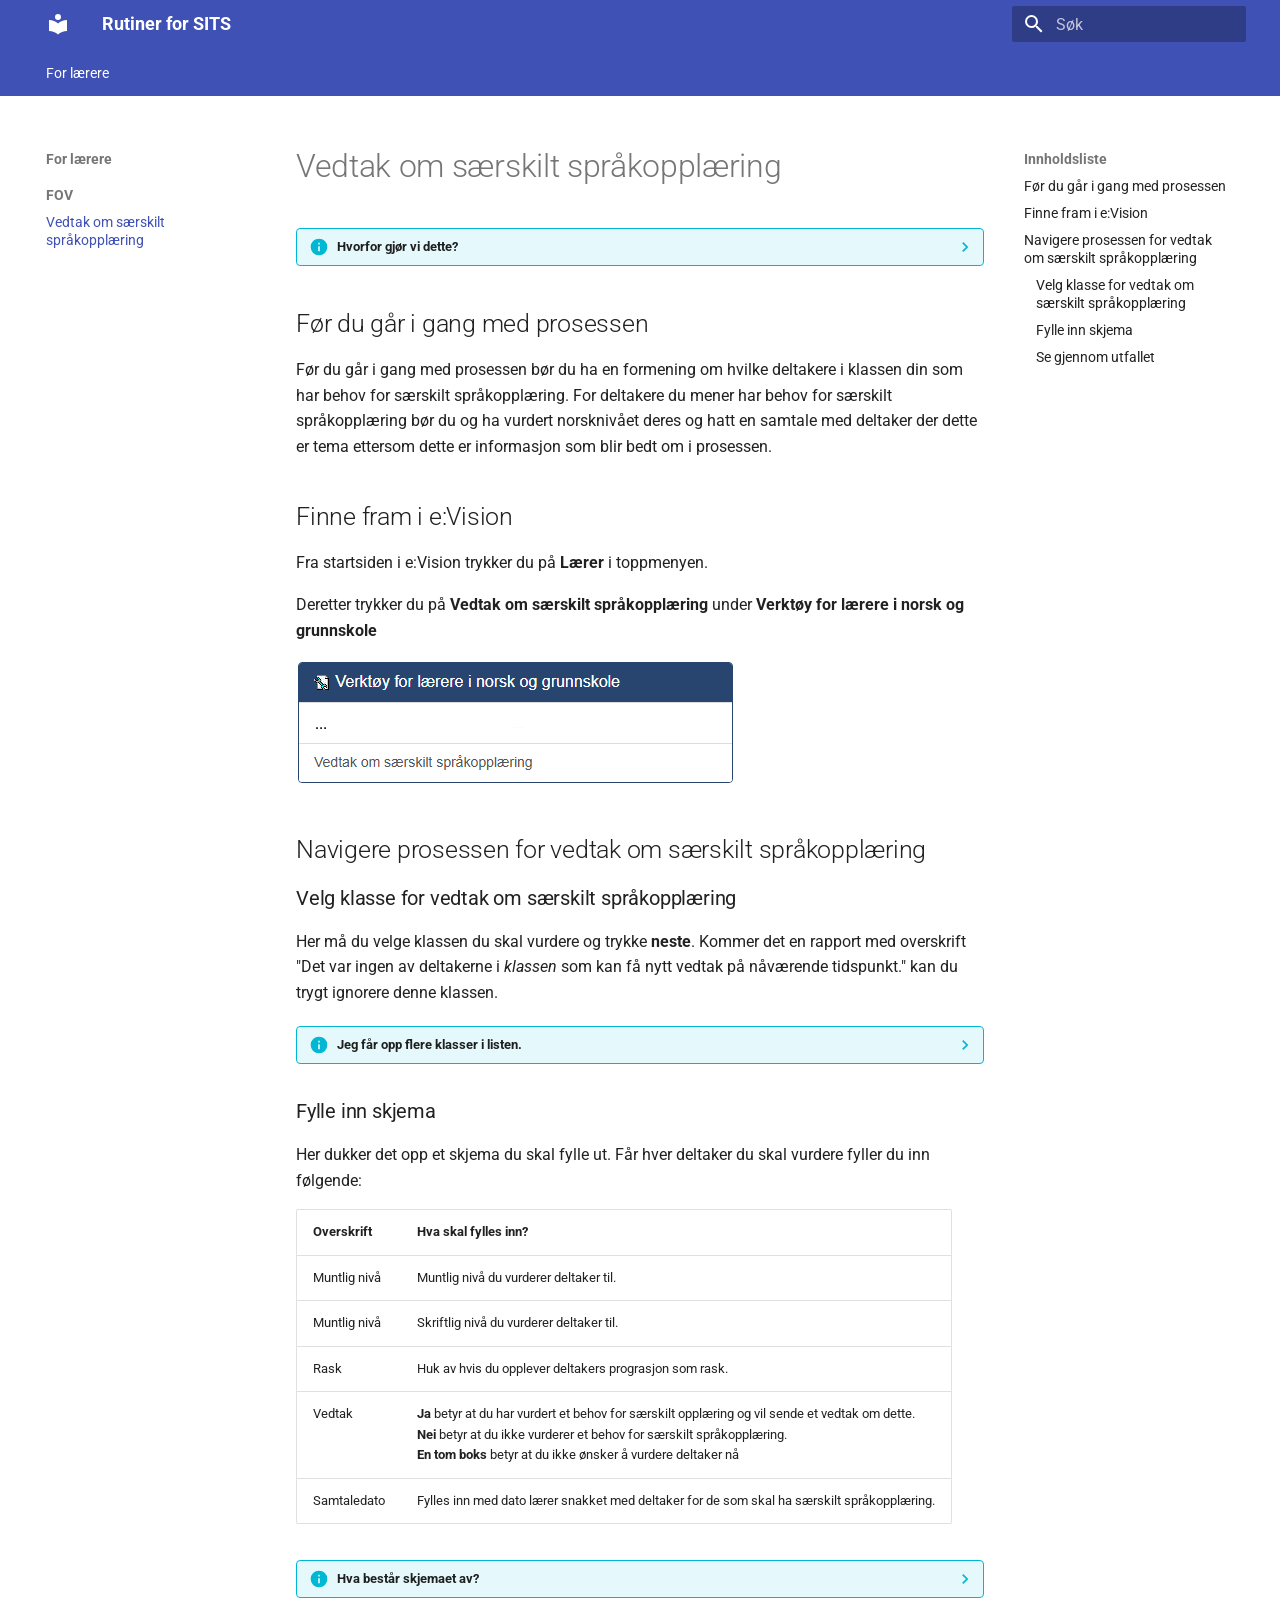
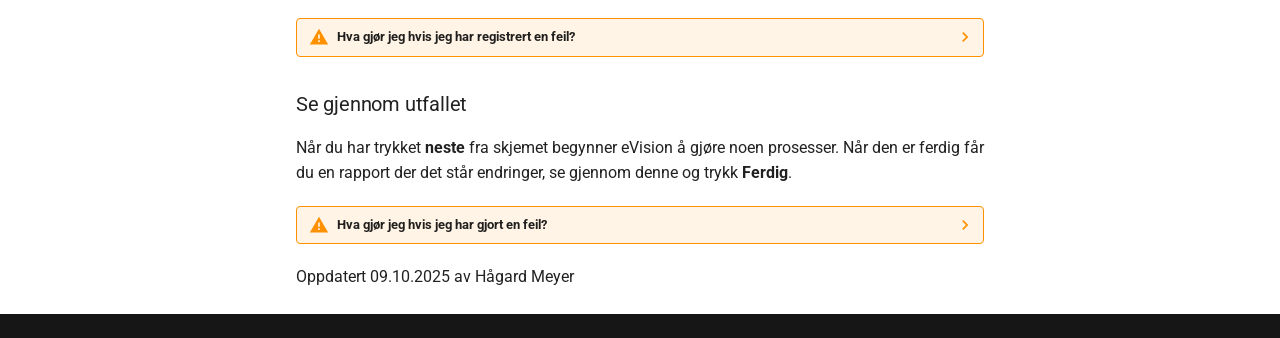
<file: site/evision/FOV/s_sp_vedtak/index.html>
<!doctype html>
<html lang="nb" class="no-js">
  <head>
    
      <meta charset="utf-8">
      <meta name="viewport" content="width=device-width,initial-scale=1">
      
      
      
      
      
      
      <link rel="icon" href="../../../assets/images/favicon.png">
      <meta name="generator" content="mkdocs-1.6.1, mkdocs-material-9.6.21">
    
    
      
        <title>Vedtak om særskilt språkopplæring - Rutiner for SITS</title>
      
    
    
      <link rel="stylesheet" href="../../../assets/stylesheets/main.2a3383ac.min.css">
      
      


    
    
      
    
    
      
        
        
        <link rel="preconnect" href="https://fonts.gstatic.com" crossorigin>
        <link rel="stylesheet" href="https://fonts.googleapis.com/css?family=Roboto:300,300i,400,400i,700,700i%7CRoboto+Mono:400,400i,700,700i&display=fallback">
        <style>:root{--md-text-font:"Roboto";--md-code-font:"Roboto Mono"}</style>
      
    
    
    <script>__md_scope=new URL("../../..",location),__md_hash=e=>[...e].reduce(((e,_)=>(e<<5)-e+_.charCodeAt(0)),0),__md_get=(e,_=localStorage,t=__md_scope)=>JSON.parse(_.getItem(t.pathname+"."+e)),__md_set=(e,_,t=localStorage,a=__md_scope)=>{try{t.setItem(a.pathname+"."+e,JSON.stringify(_))}catch(e){}}</script>
    
      

    
    
    
  </head>
  
  
    <body dir="ltr">
  
    
    <input class="md-toggle" data-md-toggle="drawer" type="checkbox" id="__drawer" autocomplete="off">
    <input class="md-toggle" data-md-toggle="search" type="checkbox" id="__search" autocomplete="off">
    <label class="md-overlay" for="__drawer"></label>
    <div data-md-component="skip">
      
        
        <a href="#vedtak-om-srskilt-sprakopplring" class="md-skip">
          Gå til innhold
        </a>
      
    </div>
    <div data-md-component="announce">
      
    </div>
    
    
      

<header class="md-header" data-md-component="header">
  <nav class="md-header__inner md-grid" aria-label="Header">
    <a href="../../.." title="Rutiner for SITS" class="md-header__button md-logo" aria-label="Rutiner for SITS" data-md-component="logo">
      
  
  <svg xmlns="http://www.w3.org/2000/svg" viewBox="0 0 24 24"><path d="M12 8a3 3 0 0 0 3-3 3 3 0 0 0-3-3 3 3 0 0 0-3 3 3 3 0 0 0 3 3m0 3.54C9.64 9.35 6.5 8 3 8v11c3.5 0 6.64 1.35 9 3.54 2.36-2.19 5.5-3.54 9-3.54V8c-3.5 0-6.64 1.35-9 3.54"/></svg>

    </a>
    <label class="md-header__button md-icon" for="__drawer">
      
      <svg xmlns="http://www.w3.org/2000/svg" viewBox="0 0 24 24"><path d="M3 6h18v2H3zm0 5h18v2H3zm0 5h18v2H3z"/></svg>
    </label>
    <div class="md-header__title" data-md-component="header-title">
      <div class="md-header__ellipsis">
        <div class="md-header__topic">
          <span class="md-ellipsis">
            Rutiner for SITS
          </span>
        </div>
        <div class="md-header__topic" data-md-component="header-topic">
          <span class="md-ellipsis">
            
              Vedtak om særskilt språkopplæring
            
          </span>
        </div>
      </div>
    </div>
    
    
      <script>var palette=__md_get("__palette");if(palette&&palette.color){if("(prefers-color-scheme)"===palette.color.media){var media=matchMedia("(prefers-color-scheme: light)"),input=document.querySelector(media.matches?"[data-md-color-media='(prefers-color-scheme: light)']":"[data-md-color-media='(prefers-color-scheme: dark)']");palette.color.media=input.getAttribute("data-md-color-media"),palette.color.scheme=input.getAttribute("data-md-color-scheme"),palette.color.primary=input.getAttribute("data-md-color-primary"),palette.color.accent=input.getAttribute("data-md-color-accent")}for(var[key,value]of Object.entries(palette.color))document.body.setAttribute("data-md-color-"+key,value)}</script>
    
    
    
      
      
        <label class="md-header__button md-icon" for="__search">
          
          <svg xmlns="http://www.w3.org/2000/svg" viewBox="0 0 24 24"><path d="M9.5 3A6.5 6.5 0 0 1 16 9.5c0 1.61-.59 3.09-1.56 4.23l.27.27h.79l5 5-1.5 1.5-5-5v-.79l-.27-.27A6.52 6.52 0 0 1 9.5 16 6.5 6.5 0 0 1 3 9.5 6.5 6.5 0 0 1 9.5 3m0 2C7 5 5 7 5 9.5S7 14 9.5 14 14 12 14 9.5 12 5 9.5 5"/></svg>
        </label>
        <div class="md-search" data-md-component="search" role="dialog">
  <label class="md-search__overlay" for="__search"></label>
  <div class="md-search__inner" role="search">
    <form class="md-search__form" name="search">
      <input type="text" class="md-search__input" name="query" aria-label="Søk" placeholder="Søk" autocapitalize="off" autocorrect="off" autocomplete="off" spellcheck="false" data-md-component="search-query" required>
      <label class="md-search__icon md-icon" for="__search">
        
        <svg xmlns="http://www.w3.org/2000/svg" viewBox="0 0 24 24"><path d="M9.5 3A6.5 6.5 0 0 1 16 9.5c0 1.61-.59 3.09-1.56 4.23l.27.27h.79l5 5-1.5 1.5-5-5v-.79l-.27-.27A6.52 6.52 0 0 1 9.5 16 6.5 6.5 0 0 1 3 9.5 6.5 6.5 0 0 1 9.5 3m0 2C7 5 5 7 5 9.5S7 14 9.5 14 14 12 14 9.5 12 5 9.5 5"/></svg>
        
        <svg xmlns="http://www.w3.org/2000/svg" viewBox="0 0 24 24"><path d="M20 11v2H8l5.5 5.5-1.42 1.42L4.16 12l7.92-7.92L13.5 5.5 8 11z"/></svg>
      </label>
      <nav class="md-search__options" aria-label="Søk">
        
        <button type="reset" class="md-search__icon md-icon" title="Nullstill" aria-label="Nullstill" tabindex="-1">
          
          <svg xmlns="http://www.w3.org/2000/svg" viewBox="0 0 24 24"><path d="M19 6.41 17.59 5 12 10.59 6.41 5 5 6.41 10.59 12 5 17.59 6.41 19 12 13.41 17.59 19 19 17.59 13.41 12z"/></svg>
        </button>
      </nav>
      
    </form>
    <div class="md-search__output">
      <div class="md-search__scrollwrap" tabindex="0" data-md-scrollfix>
        <div class="md-search-result" data-md-component="search-result">
          <div class="md-search-result__meta">
            Starter søk
          </div>
          <ol class="md-search-result__list" role="presentation"></ol>
        </div>
      </div>
    </div>
  </div>
</div>
      
    
    
  </nav>
  
</header>
    
    <div class="md-container" data-md-component="container">
      
      
        
          
            
<nav class="md-tabs" aria-label="Faner" data-md-component="tabs">
  <div class="md-grid">
    <ul class="md-tabs__list">
      
        
  
  
  
    
  
  
    
    
      
  
  
  
    
  
  
    
    
      <li class="md-tabs__item md-tabs__item--active">
        <a href="./" class="md-tabs__link">
          
  
  
  For lærere

        </a>
      </li>
    
  

    
  

      
    </ul>
  </div>
</nav>
          
        
      
      <main class="md-main" data-md-component="main">
        <div class="md-main__inner md-grid">
          
            
              
              <div class="md-sidebar md-sidebar--primary" data-md-component="sidebar" data-md-type="navigation" >
                <div class="md-sidebar__scrollwrap">
                  <div class="md-sidebar__inner">
                    


  


<nav class="md-nav md-nav--primary md-nav--lifted" aria-label="Navigasjon" data-md-level="0">
  <label class="md-nav__title" for="__drawer">
    <a href="../../.." title="Rutiner for SITS" class="md-nav__button md-logo" aria-label="Rutiner for SITS" data-md-component="logo">
      
  
  <svg xmlns="http://www.w3.org/2000/svg" viewBox="0 0 24 24"><path d="M12 8a3 3 0 0 0 3-3 3 3 0 0 0-3-3 3 3 0 0 0-3 3 3 3 0 0 0 3 3m0 3.54C9.64 9.35 6.5 8 3 8v11c3.5 0 6.64 1.35 9 3.54 2.36-2.19 5.5-3.54 9-3.54V8c-3.5 0-6.64 1.35-9 3.54"/></svg>

    </a>
    Rutiner for SITS
  </label>
  
  <ul class="md-nav__list" data-md-scrollfix>
    
      
      
  
  
    
  
  
  
    
    
    
    
      
        
        
      
      
        
      
    
    
    <li class="md-nav__item md-nav__item--active md-nav__item--section md-nav__item--nested">
      
        
        
        <input class="md-nav__toggle md-toggle " type="checkbox" id="__nav_1" checked>
        
          
          <label class="md-nav__link" for="__nav_1" id="__nav_1_label" tabindex="">
            
  
  
  <span class="md-ellipsis">
    For lærere
    
  </span>
  

            <span class="md-nav__icon md-icon"></span>
          </label>
        
        <nav class="md-nav" data-md-level="1" aria-labelledby="__nav_1_label" aria-expanded="true">
          <label class="md-nav__title" for="__nav_1">
            <span class="md-nav__icon md-icon"></span>
            For lærere
          </label>
          <ul class="md-nav__list" data-md-scrollfix>
            
              
                
  
  
    
  
  
  
    
    
    
    
      
      
        
          
          
        
      
    
    
    <li class="md-nav__item md-nav__item--active md-nav__item--section md-nav__item--nested">
      
        
        
        <input class="md-nav__toggle md-toggle " type="checkbox" id="__nav_1_1" checked>
        
          
          <label class="md-nav__link" for="__nav_1_1" id="__nav_1_1_label" tabindex="">
            
  
  
  <span class="md-ellipsis">
    FOV
    
  </span>
  

            <span class="md-nav__icon md-icon"></span>
          </label>
        
        <nav class="md-nav" data-md-level="2" aria-labelledby="__nav_1_1_label" aria-expanded="true">
          <label class="md-nav__title" for="__nav_1_1">
            <span class="md-nav__icon md-icon"></span>
            FOV
          </label>
          <ul class="md-nav__list" data-md-scrollfix>
            
              
                
  
  
    
  
  
  
    <li class="md-nav__item md-nav__item--active">
      
      <input class="md-nav__toggle md-toggle" type="checkbox" id="__toc">
      
      
        
      
      
        <label class="md-nav__link md-nav__link--active" for="__toc">
          
  
  
  <span class="md-ellipsis">
    Vedtak om særskilt språkopplæring
    
  </span>
  

          <span class="md-nav__icon md-icon"></span>
        </label>
      
      <a href="./" class="md-nav__link md-nav__link--active">
        
  
  
  <span class="md-ellipsis">
    Vedtak om særskilt språkopplæring
    
  </span>
  

      </a>
      
        

<nav class="md-nav md-nav--secondary" aria-label="Innholdsliste">
  
  
  
    
  
  
    <label class="md-nav__title" for="__toc">
      <span class="md-nav__icon md-icon"></span>
      Innholdsliste
    </label>
    <ul class="md-nav__list" data-md-component="toc" data-md-scrollfix>
      
        <li class="md-nav__item">
  <a href="#fr-du-gar-i-gang-med-prosessen" class="md-nav__link">
    <span class="md-ellipsis">
      Før du går i gang med prosessen
    </span>
  </a>
  
</li>
      
        <li class="md-nav__item">
  <a href="#finne-fram-i-evision" class="md-nav__link">
    <span class="md-ellipsis">
      Finne fram i e:Vision
    </span>
  </a>
  
</li>
      
        <li class="md-nav__item">
  <a href="#navigere-prosessen-for-vedtak-om-srskilt-sprakopplring" class="md-nav__link">
    <span class="md-ellipsis">
      Navigere prosessen for vedtak om særskilt språkopplæring
    </span>
  </a>
  
    <nav class="md-nav" aria-label="Navigere prosessen for vedtak om særskilt språkopplæring">
      <ul class="md-nav__list">
        
          <li class="md-nav__item">
  <a href="#velg-klasse-for-vedtak-om-srskilt-sprakopplring" class="md-nav__link">
    <span class="md-ellipsis">
      Velg klasse for vedtak om særskilt språkopplæring
    </span>
  </a>
  
</li>
        
          <li class="md-nav__item">
  <a href="#fylle-inn-skjema" class="md-nav__link">
    <span class="md-ellipsis">
      Fylle inn skjema
    </span>
  </a>
  
</li>
        
          <li class="md-nav__item">
  <a href="#se-gjennom-utfallet" class="md-nav__link">
    <span class="md-ellipsis">
      Se gjennom utfallet
    </span>
  </a>
  
</li>
        
      </ul>
    </nav>
  
</li>
      
    </ul>
  
</nav>
      
    </li>
  

              
            
          </ul>
        </nav>
      
    </li>
  

              
            
          </ul>
        </nav>
      
    </li>
  

    
  </ul>
</nav>
                  </div>
                </div>
              </div>
            
            
              
              <div class="md-sidebar md-sidebar--secondary" data-md-component="sidebar" data-md-type="toc" >
                <div class="md-sidebar__scrollwrap">
                  <div class="md-sidebar__inner">
                    

<nav class="md-nav md-nav--secondary" aria-label="Innholdsliste">
  
  
  
    
  
  
    <label class="md-nav__title" for="__toc">
      <span class="md-nav__icon md-icon"></span>
      Innholdsliste
    </label>
    <ul class="md-nav__list" data-md-component="toc" data-md-scrollfix>
      
        <li class="md-nav__item">
  <a href="#fr-du-gar-i-gang-med-prosessen" class="md-nav__link">
    <span class="md-ellipsis">
      Før du går i gang med prosessen
    </span>
  </a>
  
</li>
      
        <li class="md-nav__item">
  <a href="#finne-fram-i-evision" class="md-nav__link">
    <span class="md-ellipsis">
      Finne fram i e:Vision
    </span>
  </a>
  
</li>
      
        <li class="md-nav__item">
  <a href="#navigere-prosessen-for-vedtak-om-srskilt-sprakopplring" class="md-nav__link">
    <span class="md-ellipsis">
      Navigere prosessen for vedtak om særskilt språkopplæring
    </span>
  </a>
  
    <nav class="md-nav" aria-label="Navigere prosessen for vedtak om særskilt språkopplæring">
      <ul class="md-nav__list">
        
          <li class="md-nav__item">
  <a href="#velg-klasse-for-vedtak-om-srskilt-sprakopplring" class="md-nav__link">
    <span class="md-ellipsis">
      Velg klasse for vedtak om særskilt språkopplæring
    </span>
  </a>
  
</li>
        
          <li class="md-nav__item">
  <a href="#fylle-inn-skjema" class="md-nav__link">
    <span class="md-ellipsis">
      Fylle inn skjema
    </span>
  </a>
  
</li>
        
          <li class="md-nav__item">
  <a href="#se-gjennom-utfallet" class="md-nav__link">
    <span class="md-ellipsis">
      Se gjennom utfallet
    </span>
  </a>
  
</li>
        
      </ul>
    </nav>
  
</li>
      
    </ul>
  
</nav>
                  </div>
                </div>
              </div>
            
          
          
            <div class="md-content" data-md-component="content">
              <article class="md-content__inner md-typeset">
                
                  



<h1 id="vedtak-om-srskilt-sprakopplring">Vedtak om særskilt språkopplæring</h1>
<details class="info">
<summary>Hvorfor gjør vi dette?</summary>
<p>Etter oppstart i forberedende opplæring for voksne, skal skolen minimum årlig kartlegge om deltakeren kan norsk godt nok til å følge den vanlige opplæringen, §19-8, jamfør §3-6. Resultatet av kartleggingen utgjør grunnlaget for et vedtak om særskilt språkopplæring, og for beskrivelsen av innhold og organisering av opplæringen.</p>
<p>I praksis betyr dette at vi gir vedtak om særskilt språkopplæring som er gyldig i 1 år om gangen. Lærere vil kunne vurdere alle som mangler vedtak eller som har mindre en 6 måneder igjen på vedtaket om særskilt språkopplæring.</p>
</details>
<h2 id="fr-du-gar-i-gang-med-prosessen">Før du går i gang med prosessen</h2>
<p>Før du går i gang med prosessen bør du ha en formening om hvilke deltakere i klassen din som har behov for særskilt språkopplæring.
For deltakere du mener har behov for særskilt språkopplæring bør du og ha vurdert norsknivået deres og hatt en samtale med deltaker der dette er tema ettersom dette er informasjon som blir bedt om i prosessen.</p>
<h2 id="finne-fram-i-evision">Finne fram i e:Vision</h2>
<p>Fra startsiden i e:Vision trykker du på <strong>Lærer</strong> i toppmenyen.</p>
<p>Deretter trykker du på <strong>Vedtak om særskilt språkopplæring</strong> under <strong>Verktøy for lærere i norsk og grunnskole</strong></p>
<p><img alt="Bilde mangler" src="../../../assets/images/s_sp_ved_fig_1.png" /></p>
<h2 id="navigere-prosessen-for-vedtak-om-srskilt-sprakopplring">Navigere prosessen for vedtak om særskilt språkopplæring</h2>
<h3 id="velg-klasse-for-vedtak-om-srskilt-sprakopplring">Velg klasse for vedtak om særskilt språkopplæring</h3>
<p>Her må du velge klassen du skal vurdere og trykke <strong>neste</strong>.
Kommer det en rapport med overskrift "Det var ingen av deltakerne i <em>klassen</em> som kan få nytt vedtak på nåværende tidspunkt." kan du trygt ignorere denne klassen.</p>
<details class="info">
<summary>Jeg får opp flere klasser i listen.</summary>
<p>Prosessen gjøres klassevis. Har du flere klasser du skal vurdere for må du først velge en klasse å gå gjennom prosessen for den. Så kan du starte prosessen på nytt og velge en annen klasse.</p>
</details>
<h3 id="fylle-inn-skjema">Fylle inn skjema</h3>
<p>Her dukker det opp et skjema du skal fylle ut.
Får hver deltaker du skal vurdere fyller du inn følgende:</p>
<table>
<thead>
<tr>
<th>Overskrift</th>
<th>Hva skal fylles inn?</th>
</tr>
</thead>
<tbody>
<tr>
<td>Muntlig nivå</td>
<td>Muntlig nivå du vurderer deltaker til.</td>
</tr>
<tr>
<td>Muntlig nivå</td>
<td>Skriftlig nivå du vurderer deltaker til.</td>
</tr>
<tr>
<td>Rask</td>
<td>Huk av hvis du opplever deltakers prograsjon som rask.</td>
</tr>
<tr>
<td>Vedtak</td>
<td><strong>Ja</strong> betyr at du har vurdert et behov for særskilt opplæring og vil sende et vedtak om dette. <br><strong>Nei</strong> betyr at du ikke vurderer et behov for særskilt språkopplæring. <br><strong>En tom boks</strong> betyr at du ikke ønsker å vurdere deltaker nå</td>
</tr>
<tr>
<td>Samtaledato</td>
<td>Fylles inn med dato lærer snakket med deltaker for de som skal ha særskilt språkopplæring.</td>
</tr>
</tbody>
</table>
<details class="info">
<summary>Hva består skjemaet av?</summary>
<table>
<thead>
<tr>
<th>Overskrift</th>
<th>Betydning</th>
</tr>
</thead>
<tbody>
<tr>
<td>Deltakernr</td>
<td>SPR-nummer på deltaker</td>
</tr>
<tr>
<td>Navn</td>
<td>Fullt navn på deltaker</td>
</tr>
<tr>
<td>Antall vedtak - Ikke</td>
<td>Antall ganger det har blitt vurdert at det ikke er behov for særskilt språkopplæring</td>
</tr>
<tr>
<td>Antall vedtak innvilget</td>
<td>Antall ganger det har blitt vurdert at det er behov for særskilt språkopplæring</td>
</tr>
<tr>
<td>Maks sluttdato</td>
<td>Når den siste avgjørelsen av behov om særskilt språkopplæring går ut</td>
</tr>
<tr>
<td>Status nyeste vedtak</td>
<td>Om den siste vurderingen var at det var behov eller ikke behov for særskilt språkopplæring</td>
</tr>
<tr>
<td>Muntlig nivå</td>
<td>Muntlig nivå deltaker er på nå. Kan oppdateres av lærer.</td>
</tr>
<tr>
<td>Skriftlig nivå</td>
<td>Skriftlig nivå deltaker er på nå. Kan oppdateres av lærer.</td>
</tr>
<tr>
<td>Rask</td>
<td>Om deltaker har rask progresjon. Kan oppdateres av lærer.</td>
</tr>
<tr>
<td>Vedtak</td>
<td>Fylles inn med avgjørelse om deltaker skal ha særskilt språkopplæring eller ei</td>
</tr>
<tr>
<td>Samtaledato</td>
<td>Fylles inn med dato lærer snakket med deltaker for de som skal ha særskilt språkopplæring</td>
</tr>
</tbody>
</table>
</details>
<details class="warning">
<summary>Hva gjør jeg hvis jeg har registrert en feil?</summary>
<p>Hvis du har registrert noe feil før du har trykket <strong>neste</strong> kan du bare endre verdien til det riktige. Hvis du er usikker på hva det originale verdien var kan du lukke prosessen og åpne den igjen.</p>
</details>
<h3 id="se-gjennom-utfallet">Se gjennom utfallet</h3>
<p>Når du har trykket <strong>neste</strong> fra skjemet begynner eVision å gjøre noen prosesser.
Når den er ferdig får du en rapport der det står endringer, se gjennom denne og trykk <strong>Ferdig</strong>.</p>
<details class="warning">
<summary>Hva gjør jeg hvis jeg har gjort en feil?</summary>
<p>Hvis du har registrert noe feil etter at SITS har kjørt ferdig prosessen, enten med norsknivå eller feilvurdering av vedtaksbehov, må du ta kontakt med deltakerkontoret på skolen din. Beskriv feilen slik at de kan rette opp. Gjør gjerne dette så raskt som mulig så vi ikke sender ut vedtaksbrev med feil.</p>
</details>
<p>Oppdatert 09.10.2025 av Hågard Meyer</p>












                
              </article>
            </div>
          
          
<script>var target=document.getElementById(location.hash.slice(1));target&&target.name&&(target.checked=target.name.startsWith("__tabbed_"))</script>
        </div>
        
      </main>
      
        <footer class="md-footer">
  
  <div class="md-footer-meta md-typeset">
    <div class="md-footer-meta__inner md-grid">
      <div class="md-copyright">
  
  
</div>
      
    </div>
  </div>
</footer>
      
    </div>
    <div class="md-dialog" data-md-component="dialog">
      <div class="md-dialog__inner md-typeset"></div>
    </div>
    
    
    
      
      <script id="__config" type="application/json">{"base": "../../..", "features": ["navigation.tabs", "navigation.sections"], "search": "../../../assets/javascripts/workers/search.973d3a69.min.js", "tags": null, "translations": {"clipboard.copied": "Kopiert til utklippstavlen", "clipboard.copy": "Kopier til utklippstavlen", "search.result.more.one": "1 til p\u00e5 denne siden", "search.result.more.other": "# flere p\u00e5 denne siden", "search.result.none": "Ingen treff", "search.result.one": "1 treff", "search.result.other": "# treff", "search.result.placeholder": "Skriv s\u00f8keord", "search.result.term.missing": "Mangler", "select.version": "Velg versjon"}, "version": null}</script>
    
    
      <script src="../../../assets/javascripts/bundle.f55a23d4.min.js"></script>
      
    
  </body>
</html>
</file>
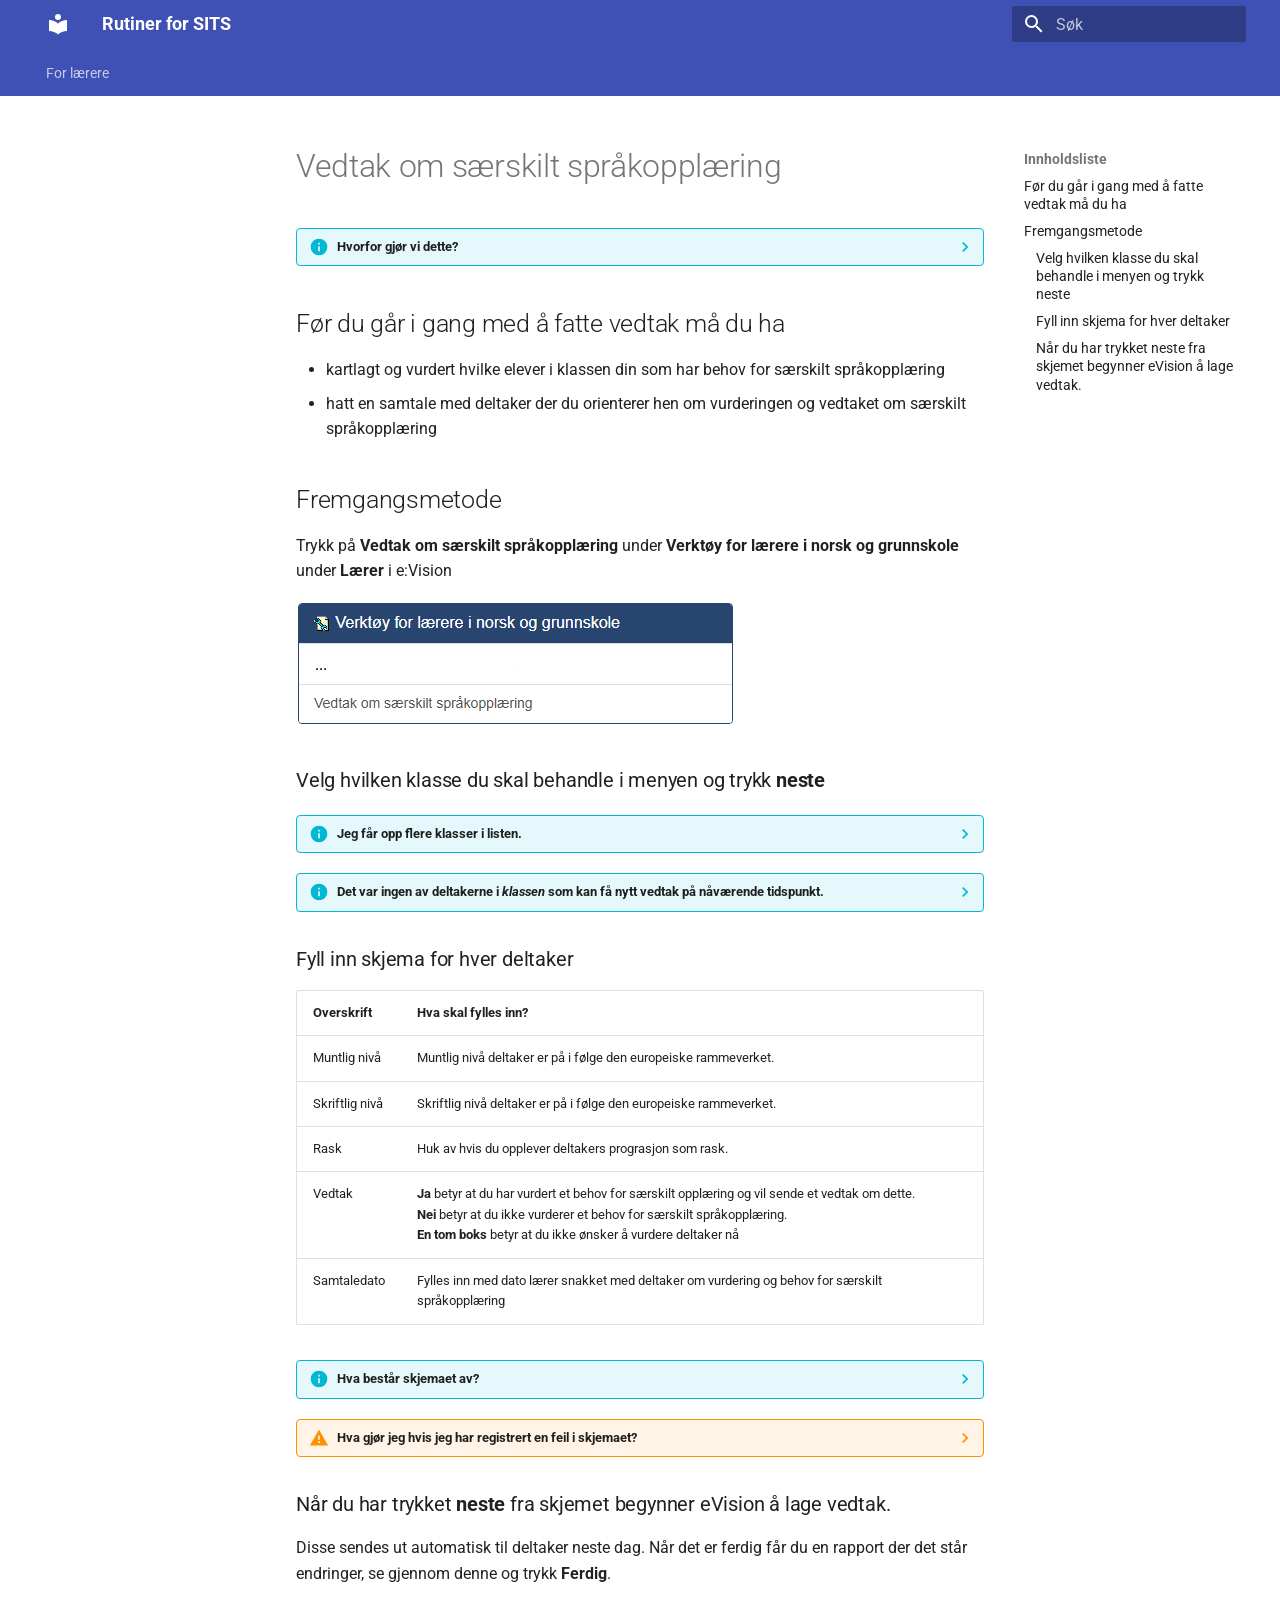
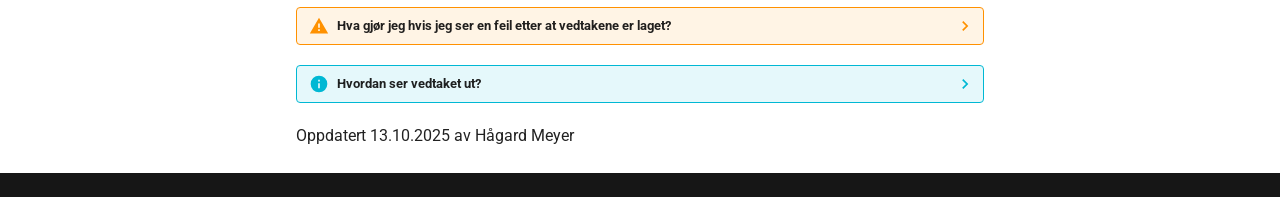
<file: site/evision/FOV/s_sp_vedtak_2/index.html>
<!doctype html>
<html lang="nb" class="no-js">
  <head>
    
      <meta charset="utf-8">
      <meta name="viewport" content="width=device-width,initial-scale=1">
      
      
      
      
      
      
      <link rel="icon" href="../../../assets/images/favicon.png">
      <meta name="generator" content="mkdocs-1.6.1, mkdocs-material-9.6.21">
    
    
      
        <title>Vedtak om særskilt språkopplæring - Rutiner for SITS</title>
      
    
    
      <link rel="stylesheet" href="../../../assets/stylesheets/main.2a3383ac.min.css">
      
      


    
    
      
    
    
      
        
        
        <link rel="preconnect" href="https://fonts.gstatic.com" crossorigin>
        <link rel="stylesheet" href="https://fonts.googleapis.com/css?family=Roboto:300,300i,400,400i,700,700i%7CRoboto+Mono:400,400i,700,700i&display=fallback">
        <style>:root{--md-text-font:"Roboto";--md-code-font:"Roboto Mono"}</style>
      
    
    
    <script>__md_scope=new URL("../../..",location),__md_hash=e=>[...e].reduce(((e,_)=>(e<<5)-e+_.charCodeAt(0)),0),__md_get=(e,_=localStorage,t=__md_scope)=>JSON.parse(_.getItem(t.pathname+"."+e)),__md_set=(e,_,t=localStorage,a=__md_scope)=>{try{t.setItem(a.pathname+"."+e,JSON.stringify(_))}catch(e){}}</script>
    
      

    
    
    
  </head>
  
  
    <body dir="ltr">
  
    
    <input class="md-toggle" data-md-toggle="drawer" type="checkbox" id="__drawer" autocomplete="off">
    <input class="md-toggle" data-md-toggle="search" type="checkbox" id="__search" autocomplete="off">
    <label class="md-overlay" for="__drawer"></label>
    <div data-md-component="skip">
      
        
        <a href="#vedtak-om-srskilt-sprakopplring" class="md-skip">
          Gå til innhold
        </a>
      
    </div>
    <div data-md-component="announce">
      
    </div>
    
    
      

<header class="md-header" data-md-component="header">
  <nav class="md-header__inner md-grid" aria-label="Header">
    <a href="../../.." title="Rutiner for SITS" class="md-header__button md-logo" aria-label="Rutiner for SITS" data-md-component="logo">
      
  
  <svg xmlns="http://www.w3.org/2000/svg" viewBox="0 0 24 24"><path d="M12 8a3 3 0 0 0 3-3 3 3 0 0 0-3-3 3 3 0 0 0-3 3 3 3 0 0 0 3 3m0 3.54C9.64 9.35 6.5 8 3 8v11c3.5 0 6.64 1.35 9 3.54 2.36-2.19 5.5-3.54 9-3.54V8c-3.5 0-6.64 1.35-9 3.54"/></svg>

    </a>
    <label class="md-header__button md-icon" for="__drawer">
      
      <svg xmlns="http://www.w3.org/2000/svg" viewBox="0 0 24 24"><path d="M3 6h18v2H3zm0 5h18v2H3zm0 5h18v2H3z"/></svg>
    </label>
    <div class="md-header__title" data-md-component="header-title">
      <div class="md-header__ellipsis">
        <div class="md-header__topic">
          <span class="md-ellipsis">
            Rutiner for SITS
          </span>
        </div>
        <div class="md-header__topic" data-md-component="header-topic">
          <span class="md-ellipsis">
            
              Vedtak om særskilt språkopplæring
            
          </span>
        </div>
      </div>
    </div>
    
    
      <script>var palette=__md_get("__palette");if(palette&&palette.color){if("(prefers-color-scheme)"===palette.color.media){var media=matchMedia("(prefers-color-scheme: light)"),input=document.querySelector(media.matches?"[data-md-color-media='(prefers-color-scheme: light)']":"[data-md-color-media='(prefers-color-scheme: dark)']");palette.color.media=input.getAttribute("data-md-color-media"),palette.color.scheme=input.getAttribute("data-md-color-scheme"),palette.color.primary=input.getAttribute("data-md-color-primary"),palette.color.accent=input.getAttribute("data-md-color-accent")}for(var[key,value]of Object.entries(palette.color))document.body.setAttribute("data-md-color-"+key,value)}</script>
    
    
    
      
      
        <label class="md-header__button md-icon" for="__search">
          
          <svg xmlns="http://www.w3.org/2000/svg" viewBox="0 0 24 24"><path d="M9.5 3A6.5 6.5 0 0 1 16 9.5c0 1.61-.59 3.09-1.56 4.23l.27.27h.79l5 5-1.5 1.5-5-5v-.79l-.27-.27A6.52 6.52 0 0 1 9.5 16 6.5 6.5 0 0 1 3 9.5 6.5 6.5 0 0 1 9.5 3m0 2C7 5 5 7 5 9.5S7 14 9.5 14 14 12 14 9.5 12 5 9.5 5"/></svg>
        </label>
        <div class="md-search" data-md-component="search" role="dialog">
  <label class="md-search__overlay" for="__search"></label>
  <div class="md-search__inner" role="search">
    <form class="md-search__form" name="search">
      <input type="text" class="md-search__input" name="query" aria-label="Søk" placeholder="Søk" autocapitalize="off" autocorrect="off" autocomplete="off" spellcheck="false" data-md-component="search-query" required>
      <label class="md-search__icon md-icon" for="__search">
        
        <svg xmlns="http://www.w3.org/2000/svg" viewBox="0 0 24 24"><path d="M9.5 3A6.5 6.5 0 0 1 16 9.5c0 1.61-.59 3.09-1.56 4.23l.27.27h.79l5 5-1.5 1.5-5-5v-.79l-.27-.27A6.52 6.52 0 0 1 9.5 16 6.5 6.5 0 0 1 3 9.5 6.5 6.5 0 0 1 9.5 3m0 2C7 5 5 7 5 9.5S7 14 9.5 14 14 12 14 9.5 12 5 9.5 5"/></svg>
        
        <svg xmlns="http://www.w3.org/2000/svg" viewBox="0 0 24 24"><path d="M20 11v2H8l5.5 5.5-1.42 1.42L4.16 12l7.92-7.92L13.5 5.5 8 11z"/></svg>
      </label>
      <nav class="md-search__options" aria-label="Søk">
        
        <button type="reset" class="md-search__icon md-icon" title="Nullstill" aria-label="Nullstill" tabindex="-1">
          
          <svg xmlns="http://www.w3.org/2000/svg" viewBox="0 0 24 24"><path d="M19 6.41 17.59 5 12 10.59 6.41 5 5 6.41 10.59 12 5 17.59 6.41 19 12 13.41 17.59 19 19 17.59 13.41 12z"/></svg>
        </button>
      </nav>
      
    </form>
    <div class="md-search__output">
      <div class="md-search__scrollwrap" tabindex="0" data-md-scrollfix>
        <div class="md-search-result" data-md-component="search-result">
          <div class="md-search-result__meta">
            Starter søk
          </div>
          <ol class="md-search-result__list" role="presentation"></ol>
        </div>
      </div>
    </div>
  </div>
</div>
      
    
    
  </nav>
  
</header>
    
    <div class="md-container" data-md-component="container">
      
      
        
          
            
<nav class="md-tabs" aria-label="Faner" data-md-component="tabs">
  <div class="md-grid">
    <ul class="md-tabs__list">
      
        
  
  
  
  
    
    
      
  
  
  
  
    
    
      <li class="md-tabs__item">
        <a href="../s_sp_vedtak/" class="md-tabs__link">
          
  
  
  For lærere

        </a>
      </li>
    
  

    
  

      
    </ul>
  </div>
</nav>
          
        
      
      <main class="md-main" data-md-component="main">
        <div class="md-main__inner md-grid">
          
            
              
              <div class="md-sidebar md-sidebar--primary" data-md-component="sidebar" data-md-type="navigation" >
                <div class="md-sidebar__scrollwrap">
                  <div class="md-sidebar__inner">
                    


  


<nav class="md-nav md-nav--primary md-nav--lifted" aria-label="Navigasjon" data-md-level="0">
  <label class="md-nav__title" for="__drawer">
    <a href="../../.." title="Rutiner for SITS" class="md-nav__button md-logo" aria-label="Rutiner for SITS" data-md-component="logo">
      
  
  <svg xmlns="http://www.w3.org/2000/svg" viewBox="0 0 24 24"><path d="M12 8a3 3 0 0 0 3-3 3 3 0 0 0-3-3 3 3 0 0 0-3 3 3 3 0 0 0 3 3m0 3.54C9.64 9.35 6.5 8 3 8v11c3.5 0 6.64 1.35 9 3.54 2.36-2.19 5.5-3.54 9-3.54V8c-3.5 0-6.64 1.35-9 3.54"/></svg>

    </a>
    Rutiner for SITS
  </label>
  
  <ul class="md-nav__list" data-md-scrollfix>
    
      
      
  
  
  
  
    
    
    
    
      
      
        
      
    
    
    <li class="md-nav__item md-nav__item--nested">
      
        
        
        <input class="md-nav__toggle md-toggle " type="checkbox" id="__nav_1" >
        
          
          <label class="md-nav__link" for="__nav_1" id="__nav_1_label" tabindex="0">
            
  
  
  <span class="md-ellipsis">
    For lærere
    
  </span>
  

            <span class="md-nav__icon md-icon"></span>
          </label>
        
        <nav class="md-nav" data-md-level="1" aria-labelledby="__nav_1_label" aria-expanded="false">
          <label class="md-nav__title" for="__nav_1">
            <span class="md-nav__icon md-icon"></span>
            For lærere
          </label>
          <ul class="md-nav__list" data-md-scrollfix>
            
              
                
  
  
  
  
    
    
    
    
      
      
        
      
    
    
    <li class="md-nav__item md-nav__item--nested">
      
        
        
        <input class="md-nav__toggle md-toggle " type="checkbox" id="__nav_1_1" >
        
          
          <label class="md-nav__link" for="__nav_1_1" id="__nav_1_1_label" tabindex="0">
            
  
  
  <span class="md-ellipsis">
    FOV
    
  </span>
  

            <span class="md-nav__icon md-icon"></span>
          </label>
        
        <nav class="md-nav" data-md-level="2" aria-labelledby="__nav_1_1_label" aria-expanded="false">
          <label class="md-nav__title" for="__nav_1_1">
            <span class="md-nav__icon md-icon"></span>
            FOV
          </label>
          <ul class="md-nav__list" data-md-scrollfix>
            
              
                
  
  
  
  
    <li class="md-nav__item">
      <a href="../s_sp_vedtak/" class="md-nav__link">
        
  
  
  <span class="md-ellipsis">
    Vedtak om særskilt språkopplæring
    
  </span>
  

      </a>
    </li>
  

              
            
          </ul>
        </nav>
      
    </li>
  

              
            
          </ul>
        </nav>
      
    </li>
  

    
  </ul>
</nav>
                  </div>
                </div>
              </div>
            
            
              
              <div class="md-sidebar md-sidebar--secondary" data-md-component="sidebar" data-md-type="toc" >
                <div class="md-sidebar__scrollwrap">
                  <div class="md-sidebar__inner">
                    

<nav class="md-nav md-nav--secondary" aria-label="Innholdsliste">
  
  
  
    
  
  
    <label class="md-nav__title" for="__toc">
      <span class="md-nav__icon md-icon"></span>
      Innholdsliste
    </label>
    <ul class="md-nav__list" data-md-component="toc" data-md-scrollfix>
      
        <li class="md-nav__item">
  <a href="#fr-du-gar-i-gang-med-a-fatte-vedtak-ma-du-ha" class="md-nav__link">
    <span class="md-ellipsis">
      Før du går i gang med å fatte vedtak må du ha
    </span>
  </a>
  
</li>
      
        <li class="md-nav__item">
  <a href="#fremgangsmetode" class="md-nav__link">
    <span class="md-ellipsis">
      Fremgangsmetode
    </span>
  </a>
  
    <nav class="md-nav" aria-label="Fremgangsmetode">
      <ul class="md-nav__list">
        
          <li class="md-nav__item">
  <a href="#velg-hvilken-klasse-du-skal-behandle-i-menyen-og-trykk-neste" class="md-nav__link">
    <span class="md-ellipsis">
      Velg hvilken klasse du skal behandle i menyen og trykk neste
    </span>
  </a>
  
</li>
        
          <li class="md-nav__item">
  <a href="#fyll-inn-skjema-for-hver-deltaker" class="md-nav__link">
    <span class="md-ellipsis">
      Fyll inn skjema for hver deltaker
    </span>
  </a>
  
</li>
        
          <li class="md-nav__item">
  <a href="#nar-du-har-trykket-neste-fra-skjemet-begynner-evision-a-lage-vedtak" class="md-nav__link">
    <span class="md-ellipsis">
      Når du har trykket neste fra skjemet begynner eVision å lage vedtak.
    </span>
  </a>
  
</li>
        
      </ul>
    </nav>
  
</li>
      
    </ul>
  
</nav>
                  </div>
                </div>
              </div>
            
          
          
            <div class="md-content" data-md-component="content">
              <article class="md-content__inner md-typeset">
                
                  



<h1 id="vedtak-om-srskilt-sprakopplring">Vedtak om særskilt språkopplæring</h1>
<details class="info">
<summary>Hvorfor gjør vi dette?</summary>
<p>Etter oppstart i forberedende opplæring for voksne, skal skolen minimum årlig kartlegge om deltakeren kan norsk godt nok til å følge den vanlige opplæringen, §19-8, jamfør §3-6. Resultatet av kartleggingen utgjør grunnlaget for et vedtak om særskilt språkopplæring, og for beskrivelsen av innhold og organisering av opplæringen.</p>
<p>I praksis betyr dette at vi gir vedtak om særskilt språkopplæring som er gyldig i 1 år om gangen. I e:Vision får du opp alle deltakere i klassen som enten mangler vedtak eller som har midre enn 6 måneder igjen av forrige vedtak om særskilt språkopplæring.</p>
</details>
<h2 id="fr-du-gar-i-gang-med-a-fatte-vedtak-ma-du-ha">Før du går i gang med å fatte vedtak må du ha</h2>
<ul>
<li>kartlagt og vurdert hvilke elever i klassen din som har behov for særskilt språkopplæring</li>
<li>hatt en samtale med deltaker der du orienterer hen om vurderingen og vedtaket om særskilt språkopplæring</li>
</ul>
<h2 id="fremgangsmetode">Fremgangsmetode</h2>
<p>Trykk på <strong>Vedtak om særskilt språkopplæring</strong> under <strong>Verktøy for lærere i norsk og grunnskole</strong> under <strong>Lærer</strong> i e:Vision</p>
<p><img alt="Bilde mangler" src="../../../assets/images/s_sp_ved_fig_1.png" /></p>
<h3 id="velg-hvilken-klasse-du-skal-behandle-i-menyen-og-trykk-neste">Velg hvilken klasse du skal behandle i menyen og trykk <strong>neste</strong></h3>
<details class="info">
<summary>Jeg får opp flere klasser i listen.</summary>
<p>Prosessen gjøres klassevis. Har du flere klasser du skal vurdere for må du først velge en klasse å gå gjennom prosessen for den. Så kan du starte prosessen på nytt og velge en annen klasse.</p>
</details>
<details class="info">
<summary>Det var ingen av deltakerne i <em>klassen</em> som kan få nytt vedtak på nåværende tidspunkt.</summary>
<p>Får du opp en rapport som viser klassen din med denne overskriften kan du være trygg på at det ikke er noen å vurdere i klassen din. De har enten fått nei, eller har lenge igjen på nåværende vedtak.</p>
</details>
<h3 id="fyll-inn-skjema-for-hver-deltaker">Fyll inn skjema for hver deltaker</h3>
<table>
<thead>
<tr>
<th>Overskrift</th>
<th>Hva skal fylles inn?</th>
</tr>
</thead>
<tbody>
<tr>
<td>Muntlig nivå</td>
<td>Muntlig nivå deltaker er på i følge den europeiske rammeverket.</td>
</tr>
<tr>
<td>Skriftlig nivå</td>
<td>Skriftlig nivå deltaker er på i følge den europeiske rammeverket.</td>
</tr>
<tr>
<td>Rask</td>
<td>Huk av hvis du opplever deltakers prograsjon som rask.</td>
</tr>
<tr>
<td>Vedtak</td>
<td><strong>Ja</strong> betyr at du har vurdert et behov for særskilt opplæring og vil sende et vedtak om dette. <br><strong>Nei</strong> betyr at du ikke vurderer et behov for særskilt språkopplæring. <br><strong>En tom boks</strong> betyr at du ikke ønsker å vurdere deltaker nå</td>
</tr>
<tr>
<td>Samtaledato</td>
<td>Fylles inn med dato lærer snakket med deltaker om vurdering og behov for særskilt språkopplæring</td>
</tr>
</tbody>
</table>
<details class="info">
<summary>Hva består skjemaet av?</summary>
<table>
<thead>
<tr>
<th>Overskrift</th>
<th>Betydning</th>
</tr>
</thead>
<tbody>
<tr>
<td>Deltakernr</td>
<td>SPR-nummer på deltaker</td>
</tr>
<tr>
<td>Navn</td>
<td>Fullt navn på deltaker</td>
</tr>
<tr>
<td>Antall vedtak - Ikke</td>
<td>Antall ganger det har blitt vurdert at det ikke er behov for særskilt språkopplæring</td>
</tr>
<tr>
<td>Antall vedtak innvilget</td>
<td>Antall ganger det har blitt vurdert at det er behov for særskilt språkopplæring</td>
</tr>
<tr>
<td>Maks sluttdato</td>
<td>Når den siste avgjørelsen av behov om særskilt språkopplæring går ut</td>
</tr>
<tr>
<td>Status nyeste vedtak</td>
<td>Om den siste vurderingen var at det var behov eller ikke behov for særskilt språkopplæring</td>
</tr>
<tr>
<td>Muntlig nivå</td>
<td>Muntlig nivå deltaker er på nå. Kan oppdateres av lærer.</td>
</tr>
<tr>
<td>Skriftlig nivå</td>
<td>Skriftlig nivå deltaker er på nå. Kan oppdateres av lærer.</td>
</tr>
<tr>
<td>Rask</td>
<td>Om deltaker har rask progresjon. Kan oppdateres av lærer.</td>
</tr>
<tr>
<td>Vedtak</td>
<td>Fylles inn med avgjørelse om deltaker skal ha særskilt språkopplæring eller ei</td>
</tr>
<tr>
<td>Samtaledato</td>
<td>Fylles inn med dato lærer snakket med deltaker om vurdering og behov for særskilt språkopplæring</td>
</tr>
</tbody>
</table>
</details>
<details class="warning">
<summary>Hva gjør jeg hvis jeg har registrert en feil i skjemaet?</summary>
<p>Hvis du har registrert noe feil før du har trykket <strong>neste</strong>, eller du får en rapport med mangler, kan du bare endre verdien til det riktige. Hvis du er usikker på hva det originale verdien var kan du lukke prosessen og åpne den igjen.</p>
</details>
<h3 id="nar-du-har-trykket-neste-fra-skjemet-begynner-evision-a-lage-vedtak">Når du har trykket <strong>neste</strong> fra skjemet begynner eVision å lage vedtak.</h3>
<p>Disse sendes ut automatisk til deltaker neste dag. Når det er ferdig får du en rapport der det står endringer, se gjennom denne og trykk <strong>Ferdig</strong>.</p>
<details class="warning">
<summary>Hva gjør jeg hvis jeg ser en feil etter at vedtakene er laget?</summary>
<p>Hvis du har registrert noe feil etter at SITS har kjørt ferdig prosessen, enten med norsknivå eller feilvurdering av vedtaksbehov, må du ta kontakt med deltakerkontoret på skolen din. Beskriv feilen slik at de kan rette opp. Gjør gjerne dette så raskt som mulig så vi ikke sender ut vedtaksbrev med feil.</p>
</details>
<details class="info">
<summary>Hvordan ser vedtaket ut?</summary>
<p>Du får ikke sett vedtakene direkte da disse lages av SITS og sendes direkte ut. Under ser du et eksempel på et vedtaksbrev. Det som vil endre seg er informasjon om senteret, informasjon om deltaker, navn på saksbehandler (deg) og datoer.
<img alt="Eksempel mangler" src="../../../assets/images/s_sp_ved_eksempel-0.jpg" />
<img alt="Eksempel mangler" src="../../../assets/images/s_sp_ved_eksempel-1.jpg" /></p>
</details>
<p>Oppdatert 13.10.2025 av Hågard Meyer</p>












                
              </article>
            </div>
          
          
<script>var target=document.getElementById(location.hash.slice(1));target&&target.name&&(target.checked=target.name.startsWith("__tabbed_"))</script>
        </div>
        
      </main>
      
        <footer class="md-footer">
  
  <div class="md-footer-meta md-typeset">
    <div class="md-footer-meta__inner md-grid">
      <div class="md-copyright">
  
  
</div>
      
    </div>
  </div>
</footer>
      
    </div>
    <div class="md-dialog" data-md-component="dialog">
      <div class="md-dialog__inner md-typeset"></div>
    </div>
    
    
    
      
      <script id="__config" type="application/json">{"base": "../../..", "features": ["navigation.tabs", "navigation.sections"], "search": "../../../assets/javascripts/workers/search.973d3a69.min.js", "tags": null, "translations": {"clipboard.copied": "Kopiert til utklippstavlen", "clipboard.copy": "Kopier til utklippstavlen", "search.result.more.one": "1 til p\u00e5 denne siden", "search.result.more.other": "# flere p\u00e5 denne siden", "search.result.none": "Ingen treff", "search.result.one": "1 treff", "search.result.other": "# treff", "search.result.placeholder": "Skriv s\u00f8keord", "search.result.term.missing": "Mangler", "select.version": "Velg versjon"}, "version": null}</script>
    
    
      <script src="../../../assets/javascripts/bundle.f55a23d4.min.js"></script>
      
    
  </body>
</html>
</file>
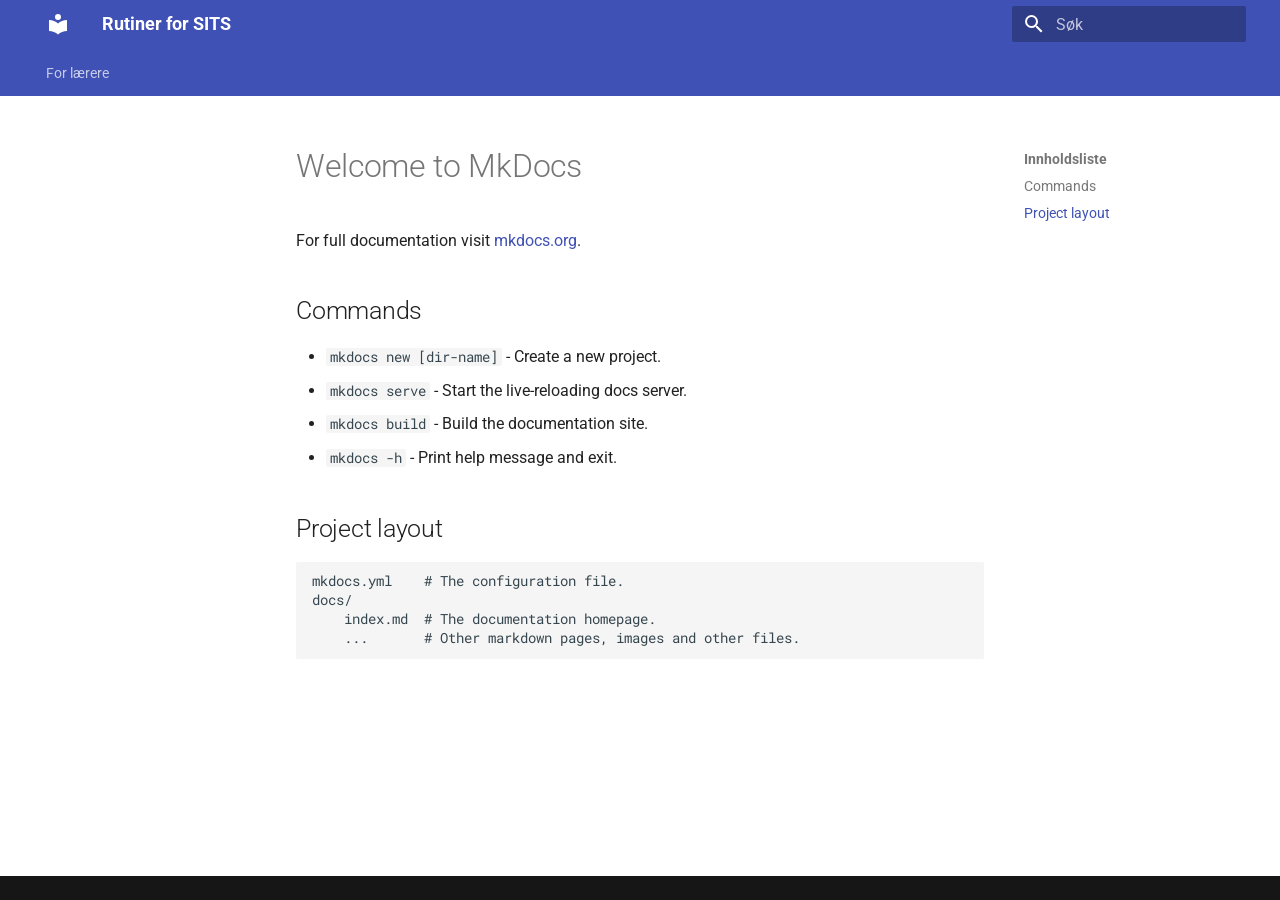
<file: site/evision/FOV/Vedtak om særskilt språkopplæring/index.html>
<!doctype html>
<html lang="nb" class="no-js">
  <head>
    
      <meta charset="utf-8">
      <meta name="viewport" content="width=device-width,initial-scale=1">
      
      
      
      
      
      
      <link rel="icon" href="../../../assets/images/favicon.png">
      <meta name="generator" content="mkdocs-1.6.1, mkdocs-material-9.6.21">
    
    
      
        <title>Welcome to MkDocs - Rutiner for SITS</title>
      
    
    
      <link rel="stylesheet" href="../../../assets/stylesheets/main.2a3383ac.min.css">
      
      


    
    
      
    
    
      
        
        
        <link rel="preconnect" href="https://fonts.gstatic.com" crossorigin>
        <link rel="stylesheet" href="https://fonts.googleapis.com/css?family=Roboto:300,300i,400,400i,700,700i%7CRoboto+Mono:400,400i,700,700i&display=fallback">
        <style>:root{--md-text-font:"Roboto";--md-code-font:"Roboto Mono"}</style>
      
    
    
    <script>__md_scope=new URL("../../..",location),__md_hash=e=>[...e].reduce(((e,_)=>(e<<5)-e+_.charCodeAt(0)),0),__md_get=(e,_=localStorage,t=__md_scope)=>JSON.parse(_.getItem(t.pathname+"."+e)),__md_set=(e,_,t=localStorage,a=__md_scope)=>{try{t.setItem(a.pathname+"."+e,JSON.stringify(_))}catch(e){}}</script>
    
      

    
    
    
  </head>
  
  
    <body dir="ltr">
  
    
    <input class="md-toggle" data-md-toggle="drawer" type="checkbox" id="__drawer" autocomplete="off">
    <input class="md-toggle" data-md-toggle="search" type="checkbox" id="__search" autocomplete="off">
    <label class="md-overlay" for="__drawer"></label>
    <div data-md-component="skip">
      
        
        <a href="#welcome-to-mkdocs" class="md-skip">
          Gå til innhold
        </a>
      
    </div>
    <div data-md-component="announce">
      
    </div>
    
    
      

<header class="md-header" data-md-component="header">
  <nav class="md-header__inner md-grid" aria-label="Header">
    <a href="../../.." title="Rutiner for SITS" class="md-header__button md-logo" aria-label="Rutiner for SITS" data-md-component="logo">
      
  
  <svg xmlns="http://www.w3.org/2000/svg" viewBox="0 0 24 24"><path d="M12 8a3 3 0 0 0 3-3 3 3 0 0 0-3-3 3 3 0 0 0-3 3 3 3 0 0 0 3 3m0 3.54C9.64 9.35 6.5 8 3 8v11c3.5 0 6.64 1.35 9 3.54 2.36-2.19 5.5-3.54 9-3.54V8c-3.5 0-6.64 1.35-9 3.54"/></svg>

    </a>
    <label class="md-header__button md-icon" for="__drawer">
      
      <svg xmlns="http://www.w3.org/2000/svg" viewBox="0 0 24 24"><path d="M3 6h18v2H3zm0 5h18v2H3zm0 5h18v2H3z"/></svg>
    </label>
    <div class="md-header__title" data-md-component="header-title">
      <div class="md-header__ellipsis">
        <div class="md-header__topic">
          <span class="md-ellipsis">
            Rutiner for SITS
          </span>
        </div>
        <div class="md-header__topic" data-md-component="header-topic">
          <span class="md-ellipsis">
            
              Welcome to MkDocs
            
          </span>
        </div>
      </div>
    </div>
    
    
      <script>var palette=__md_get("__palette");if(palette&&palette.color){if("(prefers-color-scheme)"===palette.color.media){var media=matchMedia("(prefers-color-scheme: light)"),input=document.querySelector(media.matches?"[data-md-color-media='(prefers-color-scheme: light)']":"[data-md-color-media='(prefers-color-scheme: dark)']");palette.color.media=input.getAttribute("data-md-color-media"),palette.color.scheme=input.getAttribute("data-md-color-scheme"),palette.color.primary=input.getAttribute("data-md-color-primary"),palette.color.accent=input.getAttribute("data-md-color-accent")}for(var[key,value]of Object.entries(palette.color))document.body.setAttribute("data-md-color-"+key,value)}</script>
    
    
    
      
      
        <label class="md-header__button md-icon" for="__search">
          
          <svg xmlns="http://www.w3.org/2000/svg" viewBox="0 0 24 24"><path d="M9.5 3A6.5 6.5 0 0 1 16 9.5c0 1.61-.59 3.09-1.56 4.23l.27.27h.79l5 5-1.5 1.5-5-5v-.79l-.27-.27A6.52 6.52 0 0 1 9.5 16 6.5 6.5 0 0 1 3 9.5 6.5 6.5 0 0 1 9.5 3m0 2C7 5 5 7 5 9.5S7 14 9.5 14 14 12 14 9.5 12 5 9.5 5"/></svg>
        </label>
        <div class="md-search" data-md-component="search" role="dialog">
  <label class="md-search__overlay" for="__search"></label>
  <div class="md-search__inner" role="search">
    <form class="md-search__form" name="search">
      <input type="text" class="md-search__input" name="query" aria-label="Søk" placeholder="Søk" autocapitalize="off" autocorrect="off" autocomplete="off" spellcheck="false" data-md-component="search-query" required>
      <label class="md-search__icon md-icon" for="__search">
        
        <svg xmlns="http://www.w3.org/2000/svg" viewBox="0 0 24 24"><path d="M9.5 3A6.5 6.5 0 0 1 16 9.5c0 1.61-.59 3.09-1.56 4.23l.27.27h.79l5 5-1.5 1.5-5-5v-.79l-.27-.27A6.52 6.52 0 0 1 9.5 16 6.5 6.5 0 0 1 3 9.5 6.5 6.5 0 0 1 9.5 3m0 2C7 5 5 7 5 9.5S7 14 9.5 14 14 12 14 9.5 12 5 9.5 5"/></svg>
        
        <svg xmlns="http://www.w3.org/2000/svg" viewBox="0 0 24 24"><path d="M20 11v2H8l5.5 5.5-1.42 1.42L4.16 12l7.92-7.92L13.5 5.5 8 11z"/></svg>
      </label>
      <nav class="md-search__options" aria-label="Søk">
        
        <button type="reset" class="md-search__icon md-icon" title="Nullstill" aria-label="Nullstill" tabindex="-1">
          
          <svg xmlns="http://www.w3.org/2000/svg" viewBox="0 0 24 24"><path d="M19 6.41 17.59 5 12 10.59 6.41 5 5 6.41 10.59 12 5 17.59 6.41 19 12 13.41 17.59 19 19 17.59 13.41 12z"/></svg>
        </button>
      </nav>
      
    </form>
    <div class="md-search__output">
      <div class="md-search__scrollwrap" tabindex="0" data-md-scrollfix>
        <div class="md-search-result" data-md-component="search-result">
          <div class="md-search-result__meta">
            Starter søk
          </div>
          <ol class="md-search-result__list" role="presentation"></ol>
        </div>
      </div>
    </div>
  </div>
</div>
      
    
    
  </nav>
  
</header>
    
    <div class="md-container" data-md-component="container">
      
      
        
          
            
<nav class="md-tabs" aria-label="Faner" data-md-component="tabs">
  <div class="md-grid">
    <ul class="md-tabs__list">
      
        
  
  
  
  
    
    
      
  
  
  
  
    
    
      <li class="md-tabs__item">
        <a href="../s_sp_vedtak/" class="md-tabs__link">
          
  
  
  For lærere

        </a>
      </li>
    
  

    
  

      
    </ul>
  </div>
</nav>
          
        
      
      <main class="md-main" data-md-component="main">
        <div class="md-main__inner md-grid">
          
            
              
              <div class="md-sidebar md-sidebar--primary" data-md-component="sidebar" data-md-type="navigation" >
                <div class="md-sidebar__scrollwrap">
                  <div class="md-sidebar__inner">
                    


  


<nav class="md-nav md-nav--primary md-nav--lifted" aria-label="Navigasjon" data-md-level="0">
  <label class="md-nav__title" for="__drawer">
    <a href="../../.." title="Rutiner for SITS" class="md-nav__button md-logo" aria-label="Rutiner for SITS" data-md-component="logo">
      
  
  <svg xmlns="http://www.w3.org/2000/svg" viewBox="0 0 24 24"><path d="M12 8a3 3 0 0 0 3-3 3 3 0 0 0-3-3 3 3 0 0 0-3 3 3 3 0 0 0 3 3m0 3.54C9.64 9.35 6.5 8 3 8v11c3.5 0 6.64 1.35 9 3.54 2.36-2.19 5.5-3.54 9-3.54V8c-3.5 0-6.64 1.35-9 3.54"/></svg>

    </a>
    Rutiner for SITS
  </label>
  
  <ul class="md-nav__list" data-md-scrollfix>
    
      
      
  
  
  
  
    
    
    
    
      
      
        
      
    
    
    <li class="md-nav__item md-nav__item--nested">
      
        
        
        <input class="md-nav__toggle md-toggle " type="checkbox" id="__nav_1" >
        
          
          <label class="md-nav__link" for="__nav_1" id="__nav_1_label" tabindex="0">
            
  
  
  <span class="md-ellipsis">
    For lærere
    
  </span>
  

            <span class="md-nav__icon md-icon"></span>
          </label>
        
        <nav class="md-nav" data-md-level="1" aria-labelledby="__nav_1_label" aria-expanded="false">
          <label class="md-nav__title" for="__nav_1">
            <span class="md-nav__icon md-icon"></span>
            For lærere
          </label>
          <ul class="md-nav__list" data-md-scrollfix>
            
              
                
  
  
  
  
    
    
    
    
      
      
        
      
    
    
    <li class="md-nav__item md-nav__item--nested">
      
        
        
        <input class="md-nav__toggle md-toggle " type="checkbox" id="__nav_1_1" >
        
          
          <label class="md-nav__link" for="__nav_1_1" id="__nav_1_1_label" tabindex="0">
            
  
  
  <span class="md-ellipsis">
    FOV
    
  </span>
  

            <span class="md-nav__icon md-icon"></span>
          </label>
        
        <nav class="md-nav" data-md-level="2" aria-labelledby="__nav_1_1_label" aria-expanded="false">
          <label class="md-nav__title" for="__nav_1_1">
            <span class="md-nav__icon md-icon"></span>
            FOV
          </label>
          <ul class="md-nav__list" data-md-scrollfix>
            
              
                
  
  
  
  
    <li class="md-nav__item">
      <a href="../s_sp_vedtak/" class="md-nav__link">
        
  
  
  <span class="md-ellipsis">
    Vedtak om særskilt språkopplæring
    
  </span>
  

      </a>
    </li>
  

              
            
          </ul>
        </nav>
      
    </li>
  

              
            
          </ul>
        </nav>
      
    </li>
  

    
  </ul>
</nav>
                  </div>
                </div>
              </div>
            
            
              
              <div class="md-sidebar md-sidebar--secondary" data-md-component="sidebar" data-md-type="toc" >
                <div class="md-sidebar__scrollwrap">
                  <div class="md-sidebar__inner">
                    

<nav class="md-nav md-nav--secondary" aria-label="Innholdsliste">
  
  
  
    
  
  
    <label class="md-nav__title" for="__toc">
      <span class="md-nav__icon md-icon"></span>
      Innholdsliste
    </label>
    <ul class="md-nav__list" data-md-component="toc" data-md-scrollfix>
      
        <li class="md-nav__item">
  <a href="#commands" class="md-nav__link">
    <span class="md-ellipsis">
      Commands
    </span>
  </a>
  
</li>
      
        <li class="md-nav__item">
  <a href="#project-layout" class="md-nav__link">
    <span class="md-ellipsis">
      Project layout
    </span>
  </a>
  
</li>
      
    </ul>
  
</nav>
                  </div>
                </div>
              </div>
            
          
          
            <div class="md-content" data-md-component="content">
              <article class="md-content__inner md-typeset">
                
                  



<h1 id="welcome-to-mkdocs">Welcome to MkDocs</h1>
<p>For full documentation visit <a href="https://www.mkdocs.org">mkdocs.org</a>.</p>
<h2 id="commands">Commands</h2>
<ul>
<li><code>mkdocs new [dir-name]</code> - Create a new project.</li>
<li><code>mkdocs serve</code> - Start the live-reloading docs server.</li>
<li><code>mkdocs build</code> - Build the documentation site.</li>
<li><code>mkdocs -h</code> - Print help message and exit.</li>
</ul>
<h2 id="project-layout">Project layout</h2>
<pre><code>mkdocs.yml    # The configuration file.
docs/
    index.md  # The documentation homepage.
    ...       # Other markdown pages, images and other files.
</code></pre>












                
              </article>
            </div>
          
          
<script>var target=document.getElementById(location.hash.slice(1));target&&target.name&&(target.checked=target.name.startsWith("__tabbed_"))</script>
        </div>
        
      </main>
      
        <footer class="md-footer">
  
  <div class="md-footer-meta md-typeset">
    <div class="md-footer-meta__inner md-grid">
      <div class="md-copyright">
  
  
</div>
      
    </div>
  </div>
</footer>
      
    </div>
    <div class="md-dialog" data-md-component="dialog">
      <div class="md-dialog__inner md-typeset"></div>
    </div>
    
    
    
      
      <script id="__config" type="application/json">{"base": "../../..", "features": ["navigation.tabs", "navigation.sections"], "search": "../../../assets/javascripts/workers/search.973d3a69.min.js", "tags": null, "translations": {"clipboard.copied": "Kopiert til utklippstavlen", "clipboard.copy": "Kopier til utklippstavlen", "search.result.more.one": "1 til p\u00e5 denne siden", "search.result.more.other": "# flere p\u00e5 denne siden", "search.result.none": "Ingen treff", "search.result.one": "1 treff", "search.result.other": "# treff", "search.result.placeholder": "Skriv s\u00f8keord", "search.result.term.missing": "Mangler", "select.version": "Velg versjon"}, "version": null}</script>
    
    
      <script src="../../../assets/javascripts/bundle.f55a23d4.min.js"></script>
      
    
  </body>
</html>
</file>
<file: assets/stylesheets/main.2a3383ac.min.css>
@charset "UTF-8";html{-webkit-text-size-adjust:none;-moz-text-size-adjust:none;text-size-adjust:none;box-sizing:border-box}*,:after,:before{box-sizing:inherit}@media (prefers-reduced-motion){*,:after,:before{transition:none!important}}body{margin:0}a,button,input,label{-webkit-tap-highlight-color:transparent}a{color:inherit;text-decoration:none}hr{border:0;box-sizing:initial;display:block;height:.05rem;overflow:visible;padding:0}small{font-size:80%}sub,sup{line-height:1em}img{border-style:none}table{border-collapse:initial;border-spacing:0}td,th{font-weight:400;vertical-align:top}button{background:#0000;border:0;font-family:inherit;font-size:inherit;margin:0;padding:0}input{border:0;outline:none}:root{--md-primary-fg-color:#4051b5;--md-primary-fg-color--light:#5d6cc0;--md-primary-fg-color--dark:#303fa1;--md-primary-bg-color:#fff;--md-primary-bg-color--light:#ffffffb3;--md-accent-fg-color:#526cfe;--md-accent-fg-color--transparent:#526cfe1a;--md-accent-bg-color:#fff;--md-accent-bg-color--light:#ffffffb3}[data-md-color-scheme=default]{color-scheme:light}[data-md-color-scheme=default] img[src$="#gh-dark-mode-only"],[data-md-color-scheme=default] img[src$="#only-dark"]{display:none}:root,[data-md-color-scheme=default]{--md-hue:225deg;--md-default-fg-color:#000000de;--md-default-fg-color--light:#0000008a;--md-default-fg-color--lighter:#00000052;--md-default-fg-color--lightest:#00000012;--md-default-bg-color:#fff;--md-default-bg-color--light:#ffffffb3;--md-default-bg-color--lighter:#ffffff4d;--md-default-bg-color--lightest:#ffffff1f;--md-code-fg-color:#36464e;--md-code-bg-color:#f5f5f5;--md-code-hl-color:#4287ff;--md-code-hl-color--light:#4287ff1a;--md-code-hl-number-color:#d52a2a;--md-code-hl-special-color:#db1457;--md-code-hl-function-color:#a846b9;--md-code-hl-constant-color:#6e59d9;--md-code-hl-keyword-color:#3f6ec6;--md-code-hl-string-color:#1c7d4d;--md-code-hl-name-color:var(--md-code-fg-color);--md-code-hl-operator-color:var(--md-default-fg-color--light);--md-code-hl-punctuation-color:var(--md-default-fg-color--light);--md-code-hl-comment-color:var(--md-default-fg-color--light);--md-code-hl-generic-color:var(--md-default-fg-color--light);--md-code-hl-variable-color:var(--md-default-fg-color--light);--md-typeset-color:var(--md-default-fg-color);--md-typeset-a-color:var(--md-primary-fg-color);--md-typeset-del-color:#f5503d26;--md-typeset-ins-color:#0bd57026;--md-typeset-kbd-color:#fafafa;--md-typeset-kbd-accent-color:#fff;--md-typeset-kbd-border-color:#b8b8b8;--md-typeset-mark-color:#ffff0080;--md-typeset-table-color:#0000001f;--md-typeset-table-color--light:rgba(0,0,0,.035);--md-admonition-fg-color:var(--md-default-fg-color);--md-admonition-bg-color:var(--md-default-bg-color);--md-warning-fg-color:#000000de;--md-warning-bg-color:#ff9;--md-footer-fg-color:#fff;--md-footer-fg-color--light:#ffffffb3;--md-footer-fg-color--lighter:#ffffff73;--md-footer-bg-color:#000000de;--md-footer-bg-color--dark:#00000052;--md-shadow-z1:0 0.2rem 0.5rem #0000000d,0 0 0.05rem #0000001a;--md-shadow-z2:0 0.2rem 0.5rem #0000001a,0 0 0.05rem #00000040;--md-shadow-z3:0 0.2rem 0.5rem #0003,0 0 0.05rem #00000059}.md-icon svg{fill:currentcolor;display:block;height:1.2rem;width:1.2rem}body{-webkit-font-smoothing:antialiased;-moz-osx-font-smoothing:grayscale;--md-text-font-family:var(--md-text-font,_),-apple-system,BlinkMacSystemFont,Helvetica,Arial,sans-serif;--md-code-font-family:var(--md-code-font,_),SFMono-Regular,Consolas,Menlo,monospace}aside,body,input{font-feature-settings:"kern","liga";color:var(--md-typeset-color);font-family:var(--md-text-font-family)}code,kbd,pre{font-feature-settings:"kern";font-family:var(--md-code-font-family)}:root{--md-typeset-table-sort-icon:url('data:image/svg+xml;charset=utf-8,<svg xmlns="http://www.w3.org/2000/svg" viewBox="0 0 24 24"><path d="m18 21-4-4h3V7h-3l4-4 4 4h-3v10h3M2 19v-2h10v2M2 13v-2h7v2M2 7V5h4v2z"/></svg>');--md-typeset-table-sort-icon--asc:url('data:image/svg+xml;charset=utf-8,<svg xmlns="http://www.w3.org/2000/svg" viewBox="0 0 24 24"><path d="M19 17h3l-4 4-4-4h3V3h2M2 17h10v2H2M6 5v2H2V5m0 6h7v2H2z"/></svg>');--md-typeset-table-sort-icon--desc:url('data:image/svg+xml;charset=utf-8,<svg xmlns="http://www.w3.org/2000/svg" viewBox="0 0 24 24"><path d="M19 7h3l-4-4-4 4h3v14h2M2 17h10v2H2M6 5v2H2V5m0 6h7v2H2z"/></svg>')}.md-typeset{-webkit-print-color-adjust:exact;color-adjust:exact;font-size:.8rem;line-height:1.6;overflow-wrap:break-word}@media print{.md-typeset{font-size:.68rem}}.md-typeset blockquote,.md-typeset dl,.md-typeset figure,.md-typeset ol,.md-typeset pre,.md-typeset ul{margin-bottom:1em;margin-top:1em}.md-typeset h1{color:var(--md-default-fg-color--light);font-size:2em;line-height:1.3;margin:0 0 1.25em}.md-typeset h1,.md-typeset h2{font-weight:300;letter-spacing:-.01em}.md-typeset h2{font-size:1.5625em;line-height:1.4;margin:1.6em 0 .64em}.md-typeset h3{font-size:1.25em;font-weight:400;letter-spacing:-.01em;line-height:1.5;margin:1.6em 0 .8em}.md-typeset h2+h3{margin-top:.8em}.md-typeset h4{font-weight:700;letter-spacing:-.01em;margin:1em 0}.md-typeset h5,.md-typeset h6{color:var(--md-default-fg-color--light);font-size:.8em;font-weight:700;letter-spacing:-.01em;margin:1.25em 0}.md-typeset h5{text-transform:uppercase}.md-typeset h5 code{text-transform:none}.md-typeset hr{border-bottom:.05rem solid var(--md-default-fg-color--lightest);display:flow-root;margin:1.5em 0}.md-typeset a{color:var(--md-typeset-a-color);word-break:break-word}.md-typeset a,.md-typeset a:before{transition:color 125ms}.md-typeset a:focus,.md-typeset a:hover{color:var(--md-accent-fg-color)}.md-typeset a:focus code,.md-typeset a:hover code{background-color:var(--md-accent-fg-color--transparent)}.md-typeset a code{color:currentcolor;transition:background-color 125ms}.md-typeset a.focus-visible{outline-color:var(--md-accent-fg-color);outline-offset:.2rem}.md-typeset code,.md-typeset kbd,.md-typeset pre{color:var(--md-code-fg-color);direction:ltr;font-variant-ligatures:none}@media print{.md-typeset code,.md-typeset kbd,.md-typeset pre{white-space:pre-wrap}}.md-typeset code{background-color:var(--md-code-bg-color);border-radius:.1rem;-webkit-box-decoration-break:clone;box-decoration-break:clone;font-size:.85em;padding:0 .2941176471em;word-break:break-word}.md-typeset code:not(.focus-visible){-webkit-tap-highlight-color:transparent;outline:none}.md-typeset pre{display:flow-root;line-height:1.4;position:relative}.md-typeset pre>code{-webkit-box-decoration-break:slice;box-decoration-break:slice;box-shadow:none;display:block;margin:0;outline-color:var(--md-accent-fg-color);overflow:auto;padding:.7720588235em 1.1764705882em;scrollbar-color:var(--md-default-fg-color--lighter) #0000;scrollbar-width:thin;touch-action:auto;word-break:normal}.md-typeset pre>code:hover{scrollbar-color:var(--md-accent-fg-color) #0000}.md-typeset pre>code::-webkit-scrollbar{height:.2rem;width:.2rem}.md-typeset pre>code::-webkit-scrollbar-thumb{background-color:var(--md-default-fg-color--lighter)}.md-typeset pre>code::-webkit-scrollbar-thumb:hover{background-color:var(--md-accent-fg-color)}.md-typeset kbd{background-color:var(--md-typeset-kbd-color);border-radius:.1rem;box-shadow:0 .1rem 0 .05rem var(--md-typeset-kbd-border-color),0 .1rem 0 var(--md-typeset-kbd-border-color),0 -.1rem .2rem var(--md-typeset-kbd-accent-color) inset;color:var(--md-default-fg-color);display:inline-block;font-size:.75em;padding:0 .6666666667em;vertical-align:text-top;word-break:break-word}.md-typeset mark{background-color:var(--md-typeset-mark-color);-webkit-box-decoration-break:clone;box-decoration-break:clone;color:inherit;word-break:break-word}.md-typeset abbr{border-bottom:.05rem dotted var(--md-default-fg-color--light);cursor:help;text-decoration:none}.md-typeset small{opacity:.75}[dir=ltr] .md-typeset sub,[dir=ltr] .md-typeset sup{margin-left:.078125em}[dir=rtl] .md-typeset sub,[dir=rtl] .md-typeset sup{margin-right:.078125em}[dir=ltr] .md-typeset blockquote{padding-left:.6rem}[dir=rtl] .md-typeset blockquote{padding-right:.6rem}[dir=ltr] .md-typeset blockquote{border-left:.2rem solid var(--md-default-fg-color--lighter)}[dir=rtl] .md-typeset blockquote{border-right:.2rem solid var(--md-default-fg-color--lighter)}.md-typeset blockquote{color:var(--md-default-fg-color--light);margin-left:0;margin-right:0}.md-typeset ul{list-style-type:disc}.md-typeset ul[type]{list-style-type:revert-layer}[dir=ltr] .md-typeset ol,[dir=ltr] .md-typeset ul{margin-left:.625em}[dir=rtl] .md-typeset ol,[dir=rtl] .md-typeset ul{margin-right:.625em}.md-typeset ol,.md-typeset ul{padding:0}.md-typeset ol:not([hidden]),.md-typeset ul:not([hidden]){display:flow-root}.md-typeset ol ol,.md-typeset ul ol{list-style-type:lower-alpha}.md-typeset ol ol ol,.md-typeset ul ol ol{list-style-type:lower-roman}.md-typeset ol ol ol ol,.md-typeset ul ol ol ol{list-style-type:upper-alpha}.md-typeset ol ol ol ol ol,.md-typeset ul ol ol ol ol{list-style-type:upper-roman}.md-typeset ol[type],.md-typeset ul[type]{list-style-type:revert-layer}[dir=ltr] .md-typeset ol li,[dir=ltr] .md-typeset ul li{margin-left:1.25em}[dir=rtl] .md-typeset ol li,[dir=rtl] .md-typeset ul li{margin-right:1.25em}.md-typeset ol li,.md-typeset ul li{margin-bottom:.5em}.md-typeset ol li blockquote,.md-typeset ol li p,.md-typeset ul li blockquote,.md-typeset ul li p{margin:.5em 0}.md-typeset ol li:last-child,.md-typeset ul li:last-child{margin-bottom:0}[dir=ltr] .md-typeset ol li ol,[dir=ltr] .md-typeset ol li ul,[dir=ltr] .md-typeset ul li ol,[dir=ltr] .md-typeset ul li ul{margin-left:.625em}[dir=rtl] .md-typeset ol li ol,[dir=rtl] .md-typeset ol li ul,[dir=rtl] .md-typeset ul li ol,[dir=rtl] .md-typeset ul li ul{margin-right:.625em}.md-typeset ol li ol,.md-typeset ol li ul,.md-typeset ul li ol,.md-typeset ul li ul{margin-bottom:.5em;margin-top:.5em}[dir=ltr] .md-typeset dd{margin-left:1.875em}[dir=rtl] .md-typeset dd{margin-right:1.875em}.md-typeset dd{margin-bottom:1.5em;margin-top:1em}.md-typeset img,.md-typeset svg,.md-typeset video{height:auto;max-width:100%}.md-typeset img[align=left]{margin:1em 1em 1em 0}.md-typeset img[align=right]{margin:1em 0 1em 1em}.md-typeset img[align]:only-child{margin-top:0}.md-typeset figure{display:flow-root;margin:1em auto;max-width:100%;text-align:center;width:-moz-fit-content;width:fit-content}.md-typeset figure img{display:block;margin:0 auto}.md-typeset figcaption{font-style:italic;margin:1em auto;max-width:24rem}.md-typeset iframe{max-width:100%}.md-typeset table:not([class]){background-color:var(--md-default-bg-color);border:.05rem solid var(--md-typeset-table-color);border-radius:.1rem;display:inline-block;font-size:.64rem;max-width:100%;overflow:auto;touch-action:auto}@media print{.md-typeset table:not([class]){display:table}}.md-typeset table:not([class])+*{margin-top:1.5em}.md-typeset table:not([class]) td>:first-child,.md-typeset table:not([class]) th>:first-child{margin-top:0}.md-typeset table:not([class]) td>:last-child,.md-typeset table:not([class]) th>:last-child{margin-bottom:0}.md-typeset table:not([class]) td:not([align]),.md-typeset table:not([class]) th:not([align]){text-align:left}[dir=rtl] .md-typeset table:not([class]) td:not([align]),[dir=rtl] .md-typeset table:not([class]) th:not([align]){text-align:right}.md-typeset table:not([class]) th{font-weight:700;min-width:5rem;padding:.9375em 1.25em;vertical-align:top}.md-typeset table:not([class]) td{border-top:.05rem solid var(--md-typeset-table-color);padding:.9375em 1.25em;vertical-align:top}.md-typeset table:not([class]) tbody tr{transition:background-color 125ms}.md-typeset table:not([class]) tbody tr:hover{background-color:var(--md-typeset-table-color--light);box-shadow:0 .05rem 0 var(--md-default-bg-color) inset}.md-typeset table:not([class]) a{word-break:normal}.md-typeset table th[role=columnheader]{cursor:pointer}[dir=ltr] .md-typeset table th[role=columnheader]:after{margin-left:.5em}[dir=rtl] .md-typeset table th[role=columnheader]:after{margin-right:.5em}.md-typeset table th[role=columnheader]:after{content:"";display:inline-block;height:1.2em;-webkit-mask-image:var(--md-typeset-table-sort-icon);mask-image:var(--md-typeset-table-sort-icon);-webkit-mask-repeat:no-repeat;mask-repeat:no-repeat;-webkit-mask-size:contain;mask-size:contain;transition:background-color 125ms;vertical-align:text-bottom;width:1.2em}.md-typeset table th[role=columnheader]:hover:after{background-color:var(--md-default-fg-color--lighter)}.md-typeset table th[role=columnheader][aria-sort=ascending]:after{background-color:var(--md-default-fg-color--light);-webkit-mask-image:var(--md-typeset-table-sort-icon--asc);mask-image:var(--md-typeset-table-sort-icon--asc)}.md-typeset table th[role=columnheader][aria-sort=descending]:after{background-color:var(--md-default-fg-color--light);-webkit-mask-image:var(--md-typeset-table-sort-icon--desc);mask-image:var(--md-typeset-table-sort-icon--desc)}.md-typeset__scrollwrap{margin:1em -.8rem;overflow-x:auto;touch-action:auto}.md-typeset__table{display:inline-block;margin-bottom:.5em;padding:0 .8rem}@media print{.md-typeset__table{display:block}}html .md-typeset__table table{display:table;margin:0;overflow:hidden;width:100%}@media screen and (max-width:44.984375em){.md-content__inner>pre{margin:1em -.8rem}.md-content__inner>pre code{border-radius:0}}.md-typeset .md-author{border-radius:100%;display:block;flex-shrink:0;height:1.6rem;overflow:hidden;position:relative;transition:color 125ms,transform 125ms;width:1.6rem}.md-typeset .md-author img{display:block}.md-typeset .md-author--more{background:var(--md-default-fg-color--lightest);color:var(--md-default-fg-color--lighter);font-size:.6rem;font-weight:700;line-height:1.6rem;text-align:center}.md-typeset .md-author--long{height:2.4rem;width:2.4rem}.md-typeset a.md-author{transform:scale(1)}.md-typeset a.md-author img{border-radius:100%;filter:grayscale(100%) opacity(75%);transition:filter 125ms}.md-typeset a.md-author:focus,.md-typeset a.md-author:hover{transform:scale(1.1);z-index:1}.md-typeset a.md-author:focus img,.md-typeset a.md-author:hover img{filter:grayscale(0)}.md-banner{background-color:var(--md-footer-bg-color);color:var(--md-footer-fg-color);overflow:auto}@media print{.md-banner{display:none}}.md-banner--warning{background-color:var(--md-warning-bg-color);color:var(--md-warning-fg-color)}.md-banner__inner{font-size:.7rem;margin:.6rem auto;padding:0 .8rem}[dir=ltr] .md-banner__button{float:right}[dir=rtl] .md-banner__button{float:left}.md-banner__button{color:inherit;cursor:pointer;transition:opacity .25s}.no-js .md-banner__button{display:none}.md-banner__button:hover{opacity:.7}html{font-size:125%;height:100%;overflow-x:hidden}@media screen and (min-width:100em){html{font-size:137.5%}}@media screen and (min-width:125em){html{font-size:150%}}body{background-color:var(--md-default-bg-color);display:flex;flex-direction:column;font-size:.5rem;min-height:100%;position:relative;width:100%}@media print{body{display:block}}@media screen and (max-width:59.984375em){body[data-md-scrolllock]{position:fixed}}.md-grid{margin-left:auto;margin-right:auto;max-width:61rem}.md-container{display:flex;flex-direction:column;flex-grow:1}@media print{.md-container{display:block}}.md-main{flex-grow:1}.md-main__inner{display:flex;height:100%;margin-top:1.5rem}.md-ellipsis{overflow:hidden;text-overflow:ellipsis}.md-toggle{display:none}.md-option{height:0;opacity:0;position:absolute;width:0}.md-option:checked+label:not([hidden]){display:block}.md-option.focus-visible+label{outline-color:var(--md-accent-fg-color);outline-style:auto}.md-skip{background-color:var(--md-default-fg-color);border-radius:.1rem;color:var(--md-default-bg-color);font-size:.64rem;margin:.5rem;opacity:0;outline-color:var(--md-accent-fg-color);padding:.3rem .5rem;position:fixed;transform:translateY(.4rem);z-index:-1}.md-skip:focus{opacity:1;transform:translateY(0);transition:transform .25s cubic-bezier(.4,0,.2,1),opacity 175ms 75ms;z-index:10}@page{margin:25mm}:root{--md-clipboard-icon:url('data:image/svg+xml;charset=utf-8,<svg xmlns="http://www.w3.org/2000/svg" viewBox="0 0 24 24"><path d="M19 21H8V7h11m0-2H8a2 2 0 0 0-2 2v14a2 2 0 0 0 2 2h11a2 2 0 0 0 2-2V7a2 2 0 0 0-2-2m-3-4H4a2 2 0 0 0-2 2v14h2V3h12z"/></svg>')}.md-clipboard{border-radius:.1rem;color:var(--md-default-fg-color--lightest);cursor:pointer;height:1.5em;outline-color:var(--md-accent-fg-color);outline-offset:.1rem;position:absolute;right:.5em;top:.5em;transition:color .25s;width:1.5em;z-index:1}@media print{.md-clipboard{display:none}}.md-clipboard:not(.focus-visible){-webkit-tap-highlight-color:transparent;outline:none}:hover>.md-clipboard{color:var(--md-default-fg-color--light)}.md-clipboard:focus,.md-clipboard:hover{color:var(--md-accent-fg-color)}.md-clipboard:after{background-color:currentcolor;content:"";display:block;height:1.125em;margin:0 auto;-webkit-mask-image:var(--md-clipboard-icon);mask-image:var(--md-clipboard-icon);-webkit-mask-position:center;mask-position:center;-webkit-mask-repeat:no-repeat;mask-repeat:no-repeat;-webkit-mask-size:contain;mask-size:contain;width:1.125em}.md-clipboard--inline{cursor:pointer}.md-clipboard--inline code{transition:color .25s,background-color .25s}.md-clipboard--inline:focus code,.md-clipboard--inline:hover code{background-color:var(--md-accent-fg-color--transparent);color:var(--md-accent-fg-color)}.md-typeset .md-code__content{display:grid}@keyframes consent{0%{opacity:0;transform:translateY(100%)}to{opacity:1;transform:translateY(0)}}@keyframes overlay{0%{opacity:0}to{opacity:1}}.md-consent__overlay{animation:overlay .25s both;-webkit-backdrop-filter:blur(.1rem);backdrop-filter:blur(.1rem);background-color:#0000008a;height:100%;opacity:1;position:fixed;top:0;width:100%;z-index:5}.md-consent__inner{animation:consent .5s cubic-bezier(.1,.7,.1,1) both;background-color:var(--md-default-bg-color);border:0;border-radius:.1rem;bottom:0;box-shadow:0 0 .2rem #0000001a,0 .2rem .4rem #0003;max-height:100%;overflow:auto;padding:0;position:fixed;width:100%;z-index:5}.md-consent__form{padding:.8rem}.md-consent__settings{display:none;margin:1em 0}input:checked+.md-consent__settings{display:block}.md-consent__controls{margin-bottom:.8rem}.md-typeset .md-consent__controls .md-button{display:inline}@media screen and (max-width:44.984375em){.md-typeset .md-consent__controls .md-button{display:block;margin-top:.4rem;text-align:center;width:100%}}.md-consent label{cursor:pointer}.md-content{flex-grow:1;min-width:0}.md-content__inner{margin:0 .8rem 1.2rem;padding-top:.6rem}@media screen and (min-width:76.25em){[dir=ltr] .md-sidebar--primary:not([hidden])~.md-content>.md-content__inner{margin-left:1.2rem}[dir=ltr] .md-sidebar--secondary:not([hidden])~.md-content>.md-content__inner,[dir=rtl] .md-sidebar--primary:not([hidden])~.md-content>.md-content__inner{margin-right:1.2rem}[dir=rtl] .md-sidebar--secondary:not([hidden])~.md-content>.md-content__inner{margin-left:1.2rem}}.md-content__inner:before{content:"";display:block;height:.4rem}.md-content__inner>:last-child{margin-bottom:0}[dir=ltr] .md-content__button{float:right}[dir=rtl] .md-content__button{float:left}[dir=ltr] .md-content__button{margin-left:.4rem}[dir=rtl] .md-content__button{margin-right:.4rem}.md-content__button{margin:.4rem 0;padding:0}@media print{.md-content__button{display:none}}.md-typeset .md-content__button{color:var(--md-default-fg-color--lighter)}.md-content__button svg{display:inline;vertical-align:top}[dir=rtl] .md-content__button svg{transform:scaleX(-1)}[dir=ltr] .md-dialog{right:.8rem}[dir=rtl] .md-dialog{left:.8rem}.md-dialog{background-color:var(--md-default-fg-color);border-radius:.1rem;bottom:.8rem;box-shadow:var(--md-shadow-z3);min-width:11.1rem;opacity:0;padding:.4rem .6rem;pointer-events:none;position:fixed;transform:translateY(100%);transition:transform 0ms .4s,opacity .4s;z-index:4}@media print{.md-dialog{display:none}}.md-dialog--active{opacity:1;pointer-events:auto;transform:translateY(0);transition:transform .4s cubic-bezier(.075,.85,.175,1),opacity .4s}.md-dialog__inner{color:var(--md-default-bg-color);font-size:.7rem}.md-feedback{margin:2em 0 1em;text-align:center}.md-feedback fieldset{border:none;margin:0;padding:0}.md-feedback__title{font-weight:700;margin:1em auto}.md-feedback__inner{position:relative}.md-feedback__list{display:flex;flex-wrap:wrap;place-content:baseline center;position:relative}.md-feedback__list:hover .md-icon:not(:disabled){color:var(--md-default-fg-color--lighter)}:disabled .md-feedback__list{min-height:1.8rem}.md-feedback__icon{color:var(--md-default-fg-color--light);cursor:pointer;flex-shrink:0;margin:0 .1rem;transition:color 125ms}.md-feedback__icon:not(:disabled).md-icon:hover{color:var(--md-accent-fg-color)}.md-feedback__icon:disabled{color:var(--md-default-fg-color--lightest);pointer-events:none}.md-feedback__note{opacity:0;position:relative;transform:translateY(.4rem);transition:transform .4s cubic-bezier(.1,.7,.1,1),opacity .15s}.md-feedback__note>*{margin:0 auto;max-width:16rem}:disabled .md-feedback__note{opacity:1;transform:translateY(0)}@media print{.md-feedback{display:none}}.md-footer{background-color:var(--md-footer-bg-color);color:var(--md-footer-fg-color)}@media print{.md-footer{display:none}}.md-footer__inner{justify-content:space-between;overflow:auto;padding:.2rem}.md-footer__inner:not([hidden]){display:flex}.md-footer__link{align-items:end;display:flex;flex-grow:0.01;margin-bottom:.4rem;margin-top:1rem;max-width:100%;outline-color:var(--md-accent-fg-color);overflow:hidden;transition:opacity .25s}.md-footer__link:focus,.md-footer__link:hover{opacity:.7}[dir=rtl] .md-footer__link svg{transform:scaleX(-1)}@media screen and (max-width:44.984375em){.md-footer__link--prev{flex-shrink:0}.md-footer__link--prev .md-footer__title{display:none}}[dir=ltr] .md-footer__link--next{margin-left:auto}[dir=rtl] .md-footer__link--next{margin-right:auto}.md-footer__link--next{text-align:right}[dir=rtl] .md-footer__link--next{text-align:left}.md-footer__title{flex-grow:1;font-size:.9rem;margin-bottom:.7rem;max-width:calc(100% - 2.4rem);padding:0 1rem;white-space:nowrap}.md-footer__button{margin:.2rem;padding:.4rem}.md-footer__direction{font-size:.64rem;opacity:.7}.md-footer-meta{background-color:var(--md-footer-bg-color--dark)}.md-footer-meta__inner{display:flex;flex-wrap:wrap;justify-content:space-between;padding:.2rem}html .md-footer-meta.md-typeset a{color:var(--md-footer-fg-color--light)}html .md-footer-meta.md-typeset a:focus,html .md-footer-meta.md-typeset a:hover{color:var(--md-footer-fg-color)}.md-copyright{color:var(--md-footer-fg-color--lighter);font-size:.64rem;margin:auto .6rem;padding:.4rem 0;width:100%}@media screen and (min-width:45em){.md-copyright{width:auto}}.md-copyright__highlight{color:var(--md-footer-fg-color--light)}.md-social{display:inline-flex;gap:.2rem;margin:0 .4rem;padding:.2rem 0 .6rem}@media screen and (min-width:45em){.md-social{padding:.6rem 0}}.md-social__link{display:inline-block;height:1.6rem;text-align:center;width:1.6rem}.md-social__link:before{line-height:1.9}.md-social__link svg{fill:currentcolor;max-height:.8rem;vertical-align:-25%}.md-typeset .md-button{border:.1rem solid;border-radius:.1rem;color:var(--md-primary-fg-color);cursor:pointer;display:inline-block;font-weight:700;padding:.625em 2em;transition:color 125ms,background-color 125ms,border-color 125ms}.md-typeset .md-button--primary{background-color:var(--md-primary-fg-color);border-color:var(--md-primary-fg-color);color:var(--md-primary-bg-color)}.md-typeset .md-button:focus,.md-typeset .md-button:hover{background-color:var(--md-accent-fg-color);border-color:var(--md-accent-fg-color);color:var(--md-accent-bg-color)}[dir=ltr] .md-typeset .md-input{border-top-left-radius:.1rem}[dir=ltr] .md-typeset .md-input,[dir=rtl] .md-typeset .md-input{border-top-right-radius:.1rem}[dir=rtl] .md-typeset .md-input{border-top-left-radius:.1rem}.md-typeset .md-input{border-bottom:.1rem solid var(--md-default-fg-color--lighter);box-shadow:var(--md-shadow-z1);font-size:.8rem;height:1.8rem;padding:0 .6rem;transition:border .25s,box-shadow .25s}.md-typeset .md-input:focus,.md-typeset .md-input:hover{border-bottom-color:var(--md-accent-fg-color);box-shadow:var(--md-shadow-z2)}.md-typeset .md-input--stretch{width:100%}.md-header{background-color:var(--md-primary-fg-color);box-shadow:0 0 .2rem #0000,0 .2rem .4rem #0000;color:var(--md-primary-bg-color);display:block;left:0;position:sticky;right:0;top:0;z-index:4}@media print{.md-header{display:none}}.md-header[hidden]{transform:translateY(-100%);transition:transform .25s cubic-bezier(.8,0,.6,1),box-shadow .25s}.md-header--shadow{box-shadow:0 0 .2rem #0000001a,0 .2rem .4rem #0003;transition:transform .25s cubic-bezier(.1,.7,.1,1),box-shadow .25s}.md-header__inner{align-items:center;display:flex;padding:0 .2rem}.md-header__button{color:currentcolor;cursor:pointer;margin:.2rem;outline-color:var(--md-accent-fg-color);padding:.4rem;position:relative;transition:opacity .25s;vertical-align:middle;z-index:1}.md-header__button:hover{opacity:.7}.md-header__button:not([hidden]){display:inline-block}.md-header__button:not(.focus-visible){-webkit-tap-highlight-color:transparent;outline:none}.md-header__button.md-logo{margin:.2rem;padding:.4rem}@media screen and (max-width:76.234375em){.md-header__button.md-logo{display:none}}.md-header__button.md-logo img,.md-header__button.md-logo svg{fill:currentcolor;display:block;height:1.2rem;width:auto}@media screen and (min-width:60em){.md-header__button[for=__search]{display:none}}.no-js .md-header__button[for=__search]{display:none}[dir=rtl] .md-header__button[for=__search] svg{transform:scaleX(-1)}@media screen and (min-width:76.25em){.md-header__button[for=__drawer]{display:none}}.md-header__topic{display:flex;max-width:100%;position:absolute;transition:transform .4s cubic-bezier(.1,.7,.1,1),opacity .15s;white-space:nowrap}.md-header__topic+.md-header__topic{opacity:0;pointer-events:none;transform:translateX(1.25rem);transition:transform .4s cubic-bezier(1,.7,.1,.1),opacity .15s;z-index:-1}[dir=rtl] .md-header__topic+.md-header__topic{transform:translateX(-1.25rem)}.md-header__topic:first-child{font-weight:700}[dir=ltr] .md-header__title{margin-left:1rem;margin-right:.4rem}[dir=rtl] .md-header__title{margin-left:.4rem;margin-right:1rem}.md-header__title{flex-grow:1;font-size:.9rem;height:2.4rem;line-height:2.4rem}.md-header__title--active .md-header__topic{opacity:0;pointer-events:none;transform:translateX(-1.25rem);transition:transform .4s cubic-bezier(1,.7,.1,.1),opacity .15s;z-index:-1}[dir=rtl] .md-header__title--active .md-header__topic{transform:translateX(1.25rem)}.md-header__title--active .md-header__topic+.md-header__topic{opacity:1;pointer-events:auto;transform:translateX(0);transition:transform .4s cubic-bezier(.1,.7,.1,1),opacity .15s;z-index:0}.md-header__title>.md-header__ellipsis{height:100%;position:relative;width:100%}.md-header__option{display:flex;flex-shrink:0;max-width:100%;transition:max-width 0ms .25s,opacity .25s .25s;white-space:nowrap}[data-md-toggle=search]:checked~.md-header .md-header__option{max-width:0;opacity:0;transition:max-width 0ms,opacity 0ms}.md-header__option>input{bottom:0}.md-header__source{display:none}@media screen and (min-width:60em){[dir=ltr] .md-header__source{margin-left:1rem}[dir=rtl] .md-header__source{margin-right:1rem}.md-header__source{display:block;max-width:11.7rem;width:11.7rem}}@media screen and (min-width:76.25em){[dir=ltr] .md-header__source{margin-left:1.4rem}[dir=rtl] .md-header__source{margin-right:1.4rem}}.md-meta{color:var(--md-default-fg-color--light);font-size:.7rem;line-height:1.3}.md-meta__list{display:inline-flex;flex-wrap:wrap;list-style:none;margin:0;padding:0}.md-meta__item:not(:last-child):after{content:"·";margin-left:.2rem;margin-right:.2rem}.md-meta__link{color:var(--md-typeset-a-color)}.md-meta__link:focus,.md-meta__link:hover{color:var(--md-accent-fg-color)}.md-draft{background-color:#ff1744;border-radius:.125em;color:#fff;display:inline-block;font-weight:700;padding-left:.5714285714em;padding-right:.5714285714em}:root{--md-nav-icon--prev:url('data:image/svg+xml;charset=utf-8,<svg xmlns="http://www.w3.org/2000/svg" viewBox="0 0 24 24"><path d="M20 11v2H8l5.5 5.5-1.42 1.42L4.16 12l7.92-7.92L13.5 5.5 8 11z"/></svg>');--md-nav-icon--next:url('data:image/svg+xml;charset=utf-8,<svg xmlns="http://www.w3.org/2000/svg" viewBox="0 0 24 24"><path d="M8.59 16.58 13.17 12 8.59 7.41 10 6l6 6-6 6z"/></svg>');--md-toc-icon:url('data:image/svg+xml;charset=utf-8,<svg xmlns="http://www.w3.org/2000/svg" viewBox="0 0 24 24"><path d="M3 9h14V7H3zm0 4h14v-2H3zm0 4h14v-2H3zm16 0h2v-2h-2zm0-10v2h2V7zm0 6h2v-2h-2z"/></svg>')}.md-nav{font-size:.7rem;line-height:1.3}.md-nav__title{color:var(--md-default-fg-color--light);display:block;font-weight:700;overflow:hidden;padding:0 .6rem;text-overflow:ellipsis}.md-nav__title .md-nav__button{display:none}.md-nav__title .md-nav__button img{height:100%;width:auto}.md-nav__title .md-nav__button.md-logo img,.md-nav__title .md-nav__button.md-logo svg{fill:currentcolor;display:block;height:2.4rem;max-width:100%;object-fit:contain;width:auto}.md-nav__list{list-style:none;margin:0;padding:0}.md-nav__link{align-items:flex-start;display:flex;gap:.4rem;margin-top:.625em;scroll-snap-align:start;transition:color 125ms}.md-nav__link--passed{color:var(--md-default-fg-color--light)}.md-nav__item .md-nav__link--active,.md-nav__item .md-nav__link--active code{color:var(--md-typeset-a-color)}.md-nav__link .md-ellipsis{position:relative}[dir=ltr] .md-nav__link .md-icon:last-child{margin-left:auto}[dir=rtl] .md-nav__link .md-icon:last-child{margin-right:auto}.md-nav__link svg{fill:currentcolor;flex-shrink:0;height:1.3em;position:relative}.md-nav__link[for]:focus,.md-nav__link[for]:hover,.md-nav__link[href]:focus,.md-nav__link[href]:hover{color:var(--md-accent-fg-color);cursor:pointer}.md-nav__link.focus-visible{outline-color:var(--md-accent-fg-color);outline-offset:.2rem}.md-nav--primary .md-nav__link[for=__toc]{display:none}.md-nav--primary .md-nav__link[for=__toc] .md-icon:after{background-color:currentcolor;display:block;height:100%;-webkit-mask-image:var(--md-toc-icon);mask-image:var(--md-toc-icon);width:100%}.md-nav--primary .md-nav__link[for=__toc]~.md-nav{display:none}.md-nav__container>.md-nav__link{margin-top:0}.md-nav__container>.md-nav__link:first-child{flex-grow:1;min-width:0}.md-nav__icon{flex-shrink:0}.md-nav__source{display:none}@media screen and (max-width:76.234375em){.md-nav--primary,.md-nav--primary .md-nav{background-color:var(--md-default-bg-color);display:flex;flex-direction:column;height:100%;left:0;position:absolute;right:0;top:0;z-index:1}.md-nav--primary .md-nav__item,.md-nav--primary .md-nav__title{font-size:.8rem;line-height:1.5}.md-nav--primary .md-nav__title{background-color:var(--md-default-fg-color--lightest);color:var(--md-default-fg-color--light);cursor:pointer;height:5.6rem;line-height:2.4rem;padding:3rem .8rem .2rem;position:relative;white-space:nowrap}[dir=ltr] .md-nav--primary .md-nav__title .md-nav__icon{left:.4rem}[dir=rtl] .md-nav--primary .md-nav__title .md-nav__icon{right:.4rem}.md-nav--primary .md-nav__title .md-nav__icon{display:block;height:1.2rem;margin:.2rem;position:absolute;top:.4rem;width:1.2rem}.md-nav--primary .md-nav__title .md-nav__icon:after{background-color:currentcolor;content:"";display:block;height:100%;-webkit-mask-image:var(--md-nav-icon--prev);mask-image:var(--md-nav-icon--prev);-webkit-mask-position:center;mask-position:center;-webkit-mask-repeat:no-repeat;mask-repeat:no-repeat;-webkit-mask-size:contain;mask-size:contain;width:100%}.md-nav--primary .md-nav__title~.md-nav__list{background-color:var(--md-default-bg-color);box-shadow:0 .05rem 0 var(--md-default-fg-color--lightest) inset;overflow-y:auto;scroll-snap-type:y mandatory;touch-action:pan-y}.md-nav--primary .md-nav__title~.md-nav__list>:first-child{border-top:0}.md-nav--primary .md-nav__title[for=__drawer]{background-color:var(--md-primary-fg-color);color:var(--md-primary-bg-color);font-weight:700}.md-nav--primary .md-nav__title .md-logo{display:block;left:.2rem;margin:.2rem;padding:.4rem;position:absolute;right:.2rem;top:.2rem}.md-nav--primary .md-nav__list{flex:1}.md-nav--primary .md-nav__item{border-top:.05rem solid var(--md-default-fg-color--lightest)}.md-nav--primary .md-nav__item--active>.md-nav__link{color:var(--md-typeset-a-color)}.md-nav--primary .md-nav__item--active>.md-nav__link:focus,.md-nav--primary .md-nav__item--active>.md-nav__link:hover{color:var(--md-accent-fg-color)}.md-nav--primary .md-nav__link{margin-top:0;padding:.6rem .8rem}.md-nav--primary .md-nav__link svg{margin-top:.1em}.md-nav--primary .md-nav__link>.md-nav__link{padding:0}[dir=ltr] .md-nav--primary .md-nav__link .md-nav__icon{margin-right:-.2rem}[dir=rtl] .md-nav--primary .md-nav__link .md-nav__icon{margin-left:-.2rem}.md-nav--primary .md-nav__link .md-nav__icon{font-size:1.2rem;height:1.2rem;width:1.2rem}.md-nav--primary .md-nav__link .md-nav__icon:after{background-color:currentcolor;content:"";display:block;height:100%;-webkit-mask-image:var(--md-nav-icon--next);mask-image:var(--md-nav-icon--next);-webkit-mask-position:center;mask-position:center;-webkit-mask-repeat:no-repeat;mask-repeat:no-repeat;-webkit-mask-size:contain;mask-size:contain;width:100%}[dir=rtl] .md-nav--primary .md-nav__icon:after{transform:scale(-1)}.md-nav--primary .md-nav--secondary .md-nav{background-color:initial;position:static}[dir=ltr] .md-nav--primary .md-nav--secondary .md-nav .md-nav__link{padding-left:1.4rem}[dir=rtl] .md-nav--primary .md-nav--secondary .md-nav .md-nav__link{padding-right:1.4rem}[dir=ltr] .md-nav--primary .md-nav--secondary .md-nav .md-nav .md-nav__link{padding-left:2rem}[dir=rtl] .md-nav--primary .md-nav--secondary .md-nav .md-nav .md-nav__link{padding-right:2rem}[dir=ltr] .md-nav--primary .md-nav--secondary .md-nav .md-nav .md-nav .md-nav__link{padding-left:2.6rem}[dir=rtl] .md-nav--primary .md-nav--secondary .md-nav .md-nav .md-nav .md-nav__link{padding-right:2.6rem}[dir=ltr] .md-nav--primary .md-nav--secondary .md-nav .md-nav .md-nav .md-nav .md-nav__link{padding-left:3.2rem}[dir=rtl] .md-nav--primary .md-nav--secondary .md-nav .md-nav .md-nav .md-nav .md-nav__link{padding-right:3.2rem}.md-nav--secondary{background-color:initial}.md-nav__toggle~.md-nav{display:flex;opacity:0;transform:translateX(100%);transition:transform .25s cubic-bezier(.8,0,.6,1),opacity 125ms 50ms}[dir=rtl] .md-nav__toggle~.md-nav{transform:translateX(-100%)}.md-nav__toggle:checked~.md-nav{opacity:1;transform:translateX(0);transition:transform .25s cubic-bezier(.4,0,.2,1),opacity 125ms 125ms}.md-nav__toggle:checked~.md-nav>.md-nav__list{-webkit-backface-visibility:hidden;backface-visibility:hidden}}@media screen and (max-width:59.984375em){.md-nav--primary .md-nav__link[for=__toc]{display:flex}.md-nav--primary .md-nav__link[for=__toc] .md-icon:after{content:""}.md-nav--primary .md-nav__link[for=__toc]+.md-nav__link{display:none}.md-nav--primary .md-nav__link[for=__toc]~.md-nav{display:flex}.md-nav__source{background-color:var(--md-primary-fg-color--dark);color:var(--md-primary-bg-color);display:block;padding:0 .2rem}}@media screen and (min-width:60em) and (max-width:76.234375em){.md-nav--integrated .md-nav__link[for=__toc]{display:flex}.md-nav--integrated .md-nav__link[for=__toc] .md-icon:after{content:""}.md-nav--integrated .md-nav__link[for=__toc]+.md-nav__link{display:none}.md-nav--integrated .md-nav__link[for=__toc]~.md-nav{display:flex}}@media screen and (min-width:60em){.md-nav{margin-bottom:-.4rem}.md-nav--secondary .md-nav__title{background:var(--md-default-bg-color);box-shadow:0 0 .4rem .4rem var(--md-default-bg-color);position:sticky;top:0;z-index:1}.md-nav--secondary .md-nav__title[for=__toc]{scroll-snap-align:start}.md-nav--secondary .md-nav__title .md-nav__icon{display:none}[dir=ltr] .md-nav--secondary .md-nav__list{padding-left:.6rem}[dir=rtl] .md-nav--secondary .md-nav__list{padding-right:.6rem}.md-nav--secondary .md-nav__list{padding-bottom:.4rem}[dir=ltr] .md-nav--secondary .md-nav__item>.md-nav__link{margin-right:.4rem}[dir=rtl] .md-nav--secondary .md-nav__item>.md-nav__link{margin-left:.4rem}}@media screen and (min-width:76.25em){.md-nav{margin-bottom:-.4rem;transition:max-height .25s cubic-bezier(.86,0,.07,1)}.md-nav--primary .md-nav__title{background:var(--md-default-bg-color);box-shadow:0 0 .4rem .4rem var(--md-default-bg-color);position:sticky;top:0;z-index:1}.md-nav--primary .md-nav__title[for=__drawer]{scroll-snap-align:start}.md-nav--primary .md-nav__title .md-nav__icon{display:none}[dir=ltr] .md-nav--primary .md-nav__list{padding-left:.6rem}[dir=rtl] .md-nav--primary .md-nav__list{padding-right:.6rem}.md-nav--primary .md-nav__list{padding-bottom:.4rem}[dir=ltr] .md-nav--primary .md-nav__item>.md-nav__link{margin-right:.4rem}[dir=rtl] .md-nav--primary .md-nav__item>.md-nav__link{margin-left:.4rem}.md-nav__toggle~.md-nav{display:grid;grid-template-rows:minmax(.4rem,0fr);opacity:0;transition:grid-template-rows .25s cubic-bezier(.86,0,.07,1),opacity .25s,visibility 0ms .25s;visibility:collapse}.md-nav__toggle~.md-nav>.md-nav__list{overflow:hidden}.md-nav__toggle.md-toggle--indeterminate~.md-nav,.md-nav__toggle:checked~.md-nav{grid-template-rows:minmax(.4rem,1fr);opacity:1;transition:grid-template-rows .25s cubic-bezier(.86,0,.07,1),opacity .15s .1s,visibility 0ms;visibility:visible}.md-nav__toggle.md-toggle--indeterminate~.md-nav{transition:none}.md-nav__item--nested>.md-nav>.md-nav__title{display:none}.md-nav__item--section{display:block;margin:1.25em 0}.md-nav__item--section:last-child{margin-bottom:0}.md-nav__item--section>.md-nav__link{font-weight:700}.md-nav__item--section>.md-nav__link[for]{color:var(--md-default-fg-color--light)}.md-nav__item--section>.md-nav__link:not(.md-nav__container){pointer-events:none}.md-nav__item--section>.md-nav__link .md-icon,.md-nav__item--section>.md-nav__link>[for]{display:none}[dir=ltr] .md-nav__item--section>.md-nav{margin-left:-.6rem}[dir=rtl] .md-nav__item--section>.md-nav{margin-right:-.6rem}.md-nav__item--section>.md-nav{display:block;opacity:1;visibility:visible}.md-nav__item--section>.md-nav>.md-nav__list>.md-nav__item{padding:0}.md-nav__icon{border-radius:100%;height:.9rem;transition:background-color .25s;width:.9rem}.md-nav__icon:hover{background-color:var(--md-accent-fg-color--transparent)}.md-nav__icon:after{background-color:currentcolor;border-radius:100%;content:"";display:inline-block;height:100%;-webkit-mask-image:var(--md-nav-icon--next);mask-image:var(--md-nav-icon--next);-webkit-mask-position:center;mask-position:center;-webkit-mask-repeat:no-repeat;mask-repeat:no-repeat;-webkit-mask-size:contain;mask-size:contain;transition:transform .25s;vertical-align:-.1rem;width:100%}[dir=rtl] .md-nav__icon:after{transform:rotate(180deg)}.md-nav__item--nested .md-nav__toggle:checked~.md-nav__link .md-nav__icon:after,.md-nav__item--nested .md-toggle--indeterminate~.md-nav__link .md-nav__icon:after{transform:rotate(90deg)}.md-nav--lifted>.md-nav__list>.md-nav__item,.md-nav--lifted>.md-nav__title{display:none}.md-nav--lifted>.md-nav__list>.md-nav__item--active{display:block}.md-nav--lifted>.md-nav__list>.md-nav__item--active>.md-nav__link{background:var(--md-default-bg-color);box-shadow:0 0 .4rem .4rem var(--md-default-bg-color);margin-top:0;position:sticky;top:0;z-index:1}.md-nav--lifted>.md-nav__list>.md-nav__item--active>.md-nav__link:not(.md-nav__container){pointer-events:none}.md-nav--lifted>.md-nav__list>.md-nav__item--active.md-nav__item--section{margin:0}[dir=ltr] .md-nav--lifted>.md-nav__list>.md-nav__item>.md-nav:not(.md-nav--secondary){margin-left:-.6rem}[dir=rtl] .md-nav--lifted>.md-nav__list>.md-nav__item>.md-nav:not(.md-nav--secondary){margin-right:-.6rem}.md-nav--lifted>.md-nav__list>.md-nav__item>[for]{color:var(--md-default-fg-color--light)}.md-nav--lifted .md-nav[data-md-level="1"]{grid-template-rows:minmax(.4rem,1fr);opacity:1;visibility:visible}[dir=ltr] .md-nav--integrated>.md-nav__list>.md-nav__item--active .md-nav--secondary{border-left:.05rem solid var(--md-primary-fg-color)}[dir=rtl] .md-nav--integrated>.md-nav__list>.md-nav__item--active .md-nav--secondary{border-right:.05rem solid var(--md-primary-fg-color)}.md-nav--integrated>.md-nav__list>.md-nav__item--active .md-nav--secondary{display:block;margin-bottom:1.25em;opacity:1;visibility:visible}.md-nav--integrated>.md-nav__list>.md-nav__item--active .md-nav--secondary>.md-nav__list{overflow:visible;padding-bottom:0}.md-nav--integrated>.md-nav__list>.md-nav__item--active .md-nav--secondary>.md-nav__title{display:none}}.md-pagination{font-size:.8rem;font-weight:700;gap:.4rem}.md-pagination,.md-pagination>*{align-items:center;display:flex;justify-content:center}.md-pagination>*{border-radius:.2rem;height:1.8rem;min-width:1.8rem;text-align:center}.md-pagination__current{background-color:var(--md-default-fg-color--lightest);color:var(--md-default-fg-color--light)}.md-pagination__link{transition:color 125ms,background-color 125ms}.md-pagination__link:focus,.md-pagination__link:hover{background-color:var(--md-accent-fg-color--transparent);color:var(--md-accent-fg-color)}.md-pagination__link:focus svg,.md-pagination__link:hover svg{color:var(--md-accent-fg-color)}.md-pagination__link.focus-visible{outline-color:var(--md-accent-fg-color);outline-offset:.2rem}.md-pagination__link svg{fill:currentcolor;color:var(--md-default-fg-color--lighter);display:block;max-height:100%;width:1.2rem}.md-post__back{border-bottom:.05rem solid var(--md-default-fg-color--lightest);margin-bottom:1.2rem;padding-bottom:1.2rem}@media screen and (max-width:76.234375em){.md-post__back{display:none}}[dir=rtl] .md-post__back svg{transform:scaleX(-1)}.md-post__authors{display:flex;flex-direction:column;gap:.6rem;margin:0 .6rem 1.2rem}.md-post .md-post__meta a{transition:color 125ms}.md-post .md-post__meta a:focus,.md-post .md-post__meta a:hover{color:var(--md-accent-fg-color)}.md-post__title{color:var(--md-default-fg-color--light);font-weight:700}.md-post--excerpt{margin-bottom:3.2rem}.md-post--excerpt .md-post__header{align-items:center;display:flex;gap:.6rem;min-height:1.6rem}.md-post--excerpt .md-post__authors{align-items:center;display:inline-flex;flex-direction:row;gap:.2rem;margin:0;min-height:2.4rem}[dir=ltr] .md-post--excerpt .md-post__meta .md-meta__list{margin-right:.4rem}[dir=rtl] .md-post--excerpt .md-post__meta .md-meta__list{margin-left:.4rem}.md-post--excerpt .md-post__content>:first-child{--md-scroll-margin:6rem;margin-top:0}.md-post>.md-nav--secondary{margin:1em 0}.md-profile{align-items:center;display:flex;font-size:.7rem;gap:.6rem;line-height:1.4;width:100%}.md-profile__description{flex-grow:1}.md-content--post{display:flex}@media screen and (max-width:76.234375em){.md-content--post{flex-flow:column-reverse}}.md-content--post>.md-content__inner{flex-grow:1;min-width:0}@media screen and (min-width:76.25em){[dir=ltr] .md-content--post>.md-content__inner{margin-left:1.2rem}[dir=rtl] .md-content--post>.md-content__inner{margin-right:1.2rem}}@media screen and (max-width:76.234375em){.md-sidebar.md-sidebar--post{padding:0;position:static;width:100%}.md-sidebar.md-sidebar--post .md-sidebar__scrollwrap{overflow:visible}.md-sidebar.md-sidebar--post .md-sidebar__inner{padding:0}.md-sidebar.md-sidebar--post .md-post__meta{margin-left:.6rem;margin-right:.6rem}.md-sidebar.md-sidebar--post .md-nav__item{border:none;display:inline}.md-sidebar.md-sidebar--post .md-nav__list{display:inline-flex;flex-wrap:wrap;gap:.6rem;padding-bottom:.6rem;padding-top:.6rem}.md-sidebar.md-sidebar--post .md-nav__link{padding:0}.md-sidebar.md-sidebar--post .md-nav{height:auto;margin-bottom:0;position:static}}:root{--md-progress-value:0;--md-progress-delay:400ms}.md-progress{background:var(--md-primary-bg-color);height:.075rem;opacity:min(clamp(0,var(--md-progress-value),1),clamp(0,100 - var(--md-progress-value),1));position:fixed;top:0;transform:scaleX(calc(var(--md-progress-value)*1%));transform-origin:left;transition:transform .5s cubic-bezier(.19,1,.22,1),opacity .25s var(--md-progress-delay);width:100%;z-index:4}:root{--md-search-result-icon:url('data:image/svg+xml;charset=utf-8,<svg xmlns="http://www.w3.org/2000/svg" viewBox="0 0 24 24"><path d="M14 2H6a2 2 0 0 0-2 2v16a2 2 0 0 0 2 2h7c-.41-.25-.8-.56-1.14-.9-.33-.33-.61-.7-.86-1.1H6V4h7v5h5v1.18c.71.16 1.39.43 2 .82V8zm6.31 16.9c1.33-2.11.69-4.9-1.4-6.22-2.11-1.33-4.91-.68-6.22 1.4-1.34 2.11-.69 4.89 1.4 6.22 1.46.93 3.32.93 4.79.02L22 23.39 23.39 22zm-3.81.1a2.5 2.5 0 0 1-2.5-2.5 2.5 2.5 0 0 1 2.5-2.5 2.5 2.5 0 0 1 2.5 2.5 2.5 2.5 0 0 1-2.5 2.5"/></svg>')}.md-search{position:relative}@media screen and (min-width:60em){.md-search{padding:.2rem 0}}.no-js .md-search{display:none}.md-search__overlay{opacity:0;z-index:1}@media screen and (max-width:59.984375em){[dir=ltr] .md-search__overlay{left:-2.2rem}[dir=rtl] .md-search__overlay{right:-2.2rem}.md-search__overlay{background-color:var(--md-default-bg-color);border-radius:1rem;height:2rem;overflow:hidden;pointer-events:none;position:absolute;top:-1rem;transform-origin:center;transition:transform .3s .1s,opacity .2s .2s;width:2rem}[data-md-toggle=search]:checked~.md-header .md-search__overlay{opacity:1;transition:transform .4s,opacity .1s}}@media screen and (min-width:60em){[dir=ltr] .md-search__overlay{left:0}[dir=rtl] .md-search__overlay{right:0}.md-search__overlay{background-color:#0000008a;cursor:pointer;height:0;position:fixed;top:0;transition:width 0ms .25s,height 0ms .25s,opacity .25s;width:0}[data-md-toggle=search]:checked~.md-header .md-search__overlay{height:200vh;opacity:1;transition:width 0ms,height 0ms,opacity .25s;width:100%}}@media screen and (max-width:29.984375em){[data-md-toggle=search]:checked~.md-header .md-search__overlay{transform:scale(45)}}@media screen and (min-width:30em) and (max-width:44.984375em){[data-md-toggle=search]:checked~.md-header .md-search__overlay{transform:scale(60)}}@media screen and (min-width:45em) and (max-width:59.984375em){[data-md-toggle=search]:checked~.md-header .md-search__overlay{transform:scale(75)}}.md-search__inner{-webkit-backface-visibility:hidden;backface-visibility:hidden}@media screen and (max-width:59.984375em){[dir=ltr] .md-search__inner{left:0}[dir=rtl] .md-search__inner{right:0}.md-search__inner{height:0;opacity:0;overflow:hidden;position:fixed;top:0;transform:translateX(5%);transition:width 0ms .3s,height 0ms .3s,transform .15s cubic-bezier(.4,0,.2,1) .15s,opacity .15s .15s;width:0;z-index:2}[dir=rtl] .md-search__inner{transform:translateX(-5%)}[data-md-toggle=search]:checked~.md-header .md-search__inner{height:100%;opacity:1;transform:translateX(0);transition:width 0ms 0ms,height 0ms 0ms,transform .15s cubic-bezier(.1,.7,.1,1) .15s,opacity .15s .15s;width:100%}}@media screen and (min-width:60em){[dir=ltr] .md-search__inner{float:right}[dir=rtl] .md-search__inner{float:left}.md-search__inner{padding:.1rem 0;position:relative;transition:width .25s cubic-bezier(.1,.7,.1,1);width:11.7rem}}@media screen and (min-width:60em) and (max-width:76.234375em){[data-md-toggle=search]:checked~.md-header .md-search__inner{width:23.4rem}}@media screen and (min-width:76.25em){[data-md-toggle=search]:checked~.md-header .md-search__inner{width:34.4rem}}.md-search__form{background-color:var(--md-default-bg-color);box-shadow:0 0 .6rem #0000;height:2.4rem;position:relative;transition:color .25s,background-color .25s;z-index:2}@media screen and (min-width:60em){.md-search__form{background-color:#00000042;border-radius:.1rem;height:1.8rem}.md-search__form:hover{background-color:#ffffff1f}}[data-md-toggle=search]:checked~.md-header .md-search__form{background-color:var(--md-default-bg-color);border-radius:.1rem .1rem 0 0;box-shadow:0 0 .6rem #00000012;color:var(--md-default-fg-color)}[dir=ltr] .md-search__input{padding-left:3.6rem;padding-right:2.2rem}[dir=rtl] .md-search__input{padding-left:2.2rem;padding-right:3.6rem}.md-search__input{background:#0000;font-size:.9rem;height:100%;position:relative;text-overflow:ellipsis;width:100%;z-index:2}.md-search__input::placeholder{transition:color .25s}.md-search__input::placeholder,.md-search__input~.md-search__icon{color:var(--md-default-fg-color--light)}.md-search__input::-ms-clear{display:none}@media screen and (max-width:59.984375em){.md-search__input{font-size:.9rem;height:2.4rem;width:100%}}@media screen and (min-width:60em){[dir=ltr] .md-search__input{padding-left:2.2rem}[dir=rtl] .md-search__input{padding-right:2.2rem}.md-search__input{color:inherit;font-size:.8rem}.md-search__input::placeholder{color:var(--md-primary-bg-color--light)}.md-search__input+.md-search__icon{color:var(--md-primary-bg-color)}[data-md-toggle=search]:checked~.md-header .md-search__input{text-overflow:clip}[data-md-toggle=search]:checked~.md-header .md-search__input+.md-search__icon{color:var(--md-default-fg-color--light)}[data-md-toggle=search]:checked~.md-header .md-search__input::placeholder{color:#0000}}.md-search__icon{cursor:pointer;display:inline-block;height:1.2rem;transition:color .25s,opacity .25s;width:1.2rem}.md-search__icon:hover{opacity:.7}[dir=ltr] .md-search__icon[for=__search]{left:.5rem}[dir=rtl] .md-search__icon[for=__search]{right:.5rem}.md-search__icon[for=__search]{position:absolute;top:.3rem;z-index:2}[dir=rtl] .md-search__icon[for=__search] svg{transform:scaleX(-1)}@media screen and (max-width:59.984375em){[dir=ltr] .md-search__icon[for=__search]{left:.8rem}[dir=rtl] .md-search__icon[for=__search]{right:.8rem}.md-search__icon[for=__search]{top:.6rem}.md-search__icon[for=__search] svg:first-child{display:none}}@media screen and (min-width:60em){.md-search__icon[for=__search]{pointer-events:none}.md-search__icon[for=__search] svg:last-child{display:none}}[dir=ltr] .md-search__options{right:.5rem}[dir=rtl] .md-search__options{left:.5rem}.md-search__options{pointer-events:none;position:absolute;top:.3rem;z-index:2}@media screen and (max-width:59.984375em){[dir=ltr] .md-search__options{right:.8rem}[dir=rtl] .md-search__options{left:.8rem}.md-search__options{top:.6rem}}[dir=ltr] .md-search__options>.md-icon{margin-left:.2rem}[dir=rtl] .md-search__options>.md-icon{margin-right:.2rem}.md-search__options>.md-icon{color:var(--md-default-fg-color--light);opacity:0;transform:scale(.75);transition:transform .15s cubic-bezier(.1,.7,.1,1),opacity .15s}.md-search__options>.md-icon:not(.focus-visible){-webkit-tap-highlight-color:transparent;outline:none}[data-md-toggle=search]:checked~.md-header .md-search__input:valid~.md-search__options>.md-icon{opacity:1;pointer-events:auto;transform:scale(1)}[data-md-toggle=search]:checked~.md-header .md-search__input:valid~.md-search__options>.md-icon:hover{opacity:.7}[dir=ltr] .md-search__suggest{padding-left:3.6rem;padding-right:2.2rem}[dir=rtl] .md-search__suggest{padding-left:2.2rem;padding-right:3.6rem}.md-search__suggest{align-items:center;color:var(--md-default-fg-color--lighter);display:flex;font-size:.9rem;height:100%;opacity:0;position:absolute;top:0;transition:opacity 50ms;white-space:nowrap;width:100%}@media screen and (min-width:60em){[dir=ltr] .md-search__suggest{padding-left:2.2rem}[dir=rtl] .md-search__suggest{padding-right:2.2rem}.md-search__suggest{font-size:.8rem}}[data-md-toggle=search]:checked~.md-header .md-search__suggest{opacity:1;transition:opacity .3s .1s}[dir=ltr] .md-search__output{border-bottom-left-radius:.1rem}[dir=ltr] .md-search__output,[dir=rtl] .md-search__output{border-bottom-right-radius:.1rem}[dir=rtl] .md-search__output{border-bottom-left-radius:.1rem}.md-search__output{overflow:hidden;position:absolute;width:100%;z-index:1}@media screen and (max-width:59.984375em){.md-search__output{bottom:0;top:2.4rem}}@media screen and (min-width:60em){.md-search__output{opacity:0;top:1.9rem;transition:opacity .4s}[data-md-toggle=search]:checked~.md-header .md-search__output{box-shadow:var(--md-shadow-z3);opacity:1}}.md-search__scrollwrap{-webkit-backface-visibility:hidden;backface-visibility:hidden;background-color:var(--md-default-bg-color);height:100%;overflow-y:auto;touch-action:pan-y}@media (-webkit-max-device-pixel-ratio:1),(max-resolution:1dppx){.md-search__scrollwrap{transform:translateZ(0)}}@media screen and (min-width:60em) and (max-width:76.234375em){.md-search__scrollwrap{width:23.4rem}}@media screen and (min-width:76.25em){.md-search__scrollwrap{width:34.4rem}}@media screen and (min-width:60em){.md-search__scrollwrap{max-height:0;scrollbar-color:var(--md-default-fg-color--lighter) #0000;scrollbar-width:thin}[data-md-toggle=search]:checked~.md-header .md-search__scrollwrap{max-height:75vh}.md-search__scrollwrap:hover{scrollbar-color:var(--md-accent-fg-color) #0000}.md-search__scrollwrap::-webkit-scrollbar{height:.2rem;width:.2rem}.md-search__scrollwrap::-webkit-scrollbar-thumb{background-color:var(--md-default-fg-color--lighter)}.md-search__scrollwrap::-webkit-scrollbar-thumb:hover{background-color:var(--md-accent-fg-color)}}.md-search-result{color:var(--md-default-fg-color);word-break:break-word}.md-search-result__meta{background-color:var(--md-default-fg-color--lightest);color:var(--md-default-fg-color--light);font-size:.64rem;line-height:1.8rem;padding:0 .8rem;scroll-snap-align:start}@media screen and (min-width:60em){[dir=ltr] .md-search-result__meta{padding-left:2.2rem}[dir=rtl] .md-search-result__meta{padding-right:2.2rem}}.md-search-result__list{list-style:none;margin:0;padding:0;-webkit-user-select:none;user-select:none}.md-search-result__item{box-shadow:0 -.05rem var(--md-default-fg-color--lightest)}.md-search-result__item:first-child{box-shadow:none}.md-search-result__link{display:block;outline:none;scroll-snap-align:start;transition:background-color .25s}.md-search-result__link:focus,.md-search-result__link:hover{background-color:var(--md-accent-fg-color--transparent)}.md-search-result__link:last-child p:last-child{margin-bottom:.6rem}.md-search-result__more>summary{cursor:pointer;display:block;outline:none;position:sticky;scroll-snap-align:start;top:0;z-index:1}.md-search-result__more>summary::marker{display:none}.md-search-result__more>summary::-webkit-details-marker{display:none}.md-search-result__more>summary>div{color:var(--md-typeset-a-color);font-size:.64rem;padding:.75em .8rem;transition:color .25s,background-color .25s}@media screen and (min-width:60em){[dir=ltr] .md-search-result__more>summary>div{padding-left:2.2rem}[dir=rtl] .md-search-result__more>summary>div{padding-right:2.2rem}}.md-search-result__more>summary:focus>div,.md-search-result__more>summary:hover>div{background-color:var(--md-accent-fg-color--transparent);color:var(--md-accent-fg-color)}.md-search-result__more[open]>summary{background-color:var(--md-default-bg-color)}.md-search-result__article{overflow:hidden;padding:0 .8rem;position:relative}@media screen and (min-width:60em){[dir=ltr] .md-search-result__article{padding-left:2.2rem}[dir=rtl] .md-search-result__article{padding-right:2.2rem}}[dir=ltr] .md-search-result__icon{left:0}[dir=rtl] .md-search-result__icon{right:0}.md-search-result__icon{color:var(--md-default-fg-color--light);height:1.2rem;margin:.5rem;position:absolute;width:1.2rem}@media screen and (max-width:59.984375em){.md-search-result__icon{display:none}}.md-search-result__icon:after{background-color:currentcolor;content:"";display:inline-block;height:100%;-webkit-mask-image:var(--md-search-result-icon);mask-image:var(--md-search-result-icon);-webkit-mask-position:center;mask-position:center;-webkit-mask-repeat:no-repeat;mask-repeat:no-repeat;-webkit-mask-size:contain;mask-size:contain;width:100%}[dir=rtl] .md-search-result__icon:after{transform:scaleX(-1)}.md-search-result .md-typeset{color:var(--md-default-fg-color--light);font-size:.64rem;line-height:1.6}.md-search-result .md-typeset h1{color:var(--md-default-fg-color);font-size:.8rem;font-weight:400;line-height:1.4;margin:.55rem 0}.md-search-result .md-typeset h1 mark{text-decoration:none}.md-search-result .md-typeset h2{color:var(--md-default-fg-color);font-size:.64rem;font-weight:700;line-height:1.6;margin:.5em 0}.md-search-result .md-typeset h2 mark{text-decoration:none}.md-search-result__terms{color:var(--md-default-fg-color);display:block;font-size:.64rem;font-style:italic;margin:.5em 0}.md-search-result mark{background-color:initial;color:var(--md-accent-fg-color);text-decoration:underline}.md-select{position:relative;z-index:1}.md-select__inner{background-color:var(--md-default-bg-color);border-radius:.1rem;box-shadow:var(--md-shadow-z2);color:var(--md-default-fg-color);left:50%;margin-top:.2rem;max-height:0;opacity:0;position:absolute;top:calc(100% - .2rem);transform:translate3d(-50%,.3rem,0);transition:transform .25s 375ms,opacity .25s .25s,max-height 0ms .5s}.md-select:focus-within .md-select__inner,.md-select:hover .md-select__inner{max-height:10rem;opacity:1;transform:translate3d(-50%,0,0);transition:transform .25s cubic-bezier(.1,.7,.1,1),opacity .25s,max-height 0ms}.md-select__inner:after{border-bottom:.2rem solid #0000;border-bottom-color:var(--md-default-bg-color);border-left:.2rem solid #0000;border-right:.2rem solid #0000;border-top:0;content:"";height:0;left:50%;margin-left:-.2rem;margin-top:-.2rem;position:absolute;top:0;width:0}.md-select__list{border-radius:.1rem;font-size:.8rem;list-style-type:none;margin:0;max-height:inherit;overflow:auto;padding:0}.md-select__item{line-height:1.8rem}[dir=ltr] .md-select__link{padding-left:.6rem;padding-right:1.2rem}[dir=rtl] .md-select__link{padding-left:1.2rem;padding-right:.6rem}.md-select__link{cursor:pointer;display:block;outline:none;scroll-snap-align:start;transition:background-color .25s,color .25s;width:100%}.md-select__link:focus,.md-select__link:hover{color:var(--md-accent-fg-color)}.md-select__link:focus{background-color:var(--md-default-fg-color--lightest)}.md-sidebar{align-self:flex-start;flex-shrink:0;padding:1.2rem 0;position:sticky;top:2.4rem;width:12.1rem}@media print{.md-sidebar{display:none}}@media screen and (max-width:76.234375em){[dir=ltr] .md-sidebar--primary{left:-12.1rem}[dir=rtl] .md-sidebar--primary{right:-12.1rem}.md-sidebar--primary{background-color:var(--md-default-bg-color);display:block;height:100%;position:fixed;top:0;transform:translateX(0);transition:transform .25s cubic-bezier(.4,0,.2,1),box-shadow .25s;width:12.1rem;z-index:5}[data-md-toggle=drawer]:checked~.md-container .md-sidebar--primary{box-shadow:var(--md-shadow-z3);transform:translateX(12.1rem)}[dir=rtl] [data-md-toggle=drawer]:checked~.md-container .md-sidebar--primary{transform:translateX(-12.1rem)}.md-sidebar--primary .md-sidebar__scrollwrap{bottom:0;left:0;margin:0;overflow:hidden;position:absolute;right:0;scroll-snap-type:none;top:0}}@media screen and (min-width:76.25em){.md-sidebar{height:0}.no-js .md-sidebar{height:auto}.md-header--lifted~.md-container .md-sidebar{top:4.8rem}}.md-sidebar--secondary{display:none;order:2}@media screen and (min-width:60em){.md-sidebar--secondary{height:0}.no-js .md-sidebar--secondary{height:auto}.md-sidebar--secondary:not([hidden]){display:block}.md-sidebar--secondary .md-sidebar__scrollwrap{touch-action:pan-y}}.md-sidebar__scrollwrap{-webkit-backface-visibility:hidden;backface-visibility:hidden;margin:0 .2rem;overflow-y:auto;scrollbar-color:var(--md-default-fg-color--lighter) #0000}@media screen and (min-width:60em){.md-sidebar__scrollwrap{scrollbar-gutter:stable;scrollbar-width:thin}}.md-sidebar__scrollwrap::-webkit-scrollbar{height:.2rem;width:.2rem}.md-sidebar__scrollwrap:focus-within,.md-sidebar__scrollwrap:hover{scrollbar-color:var(--md-accent-fg-color) #0000}.md-sidebar__scrollwrap:focus-within::-webkit-scrollbar-thumb,.md-sidebar__scrollwrap:hover::-webkit-scrollbar-thumb{background-color:var(--md-default-fg-color--lighter)}.md-sidebar__scrollwrap:focus-within::-webkit-scrollbar-thumb:hover,.md-sidebar__scrollwrap:hover::-webkit-scrollbar-thumb:hover{background-color:var(--md-accent-fg-color)}@supports selector(::-webkit-scrollbar){.md-sidebar__scrollwrap{scrollbar-gutter:auto}[dir=ltr] .md-sidebar__inner{padding-right:calc(100% - 11.5rem)}[dir=rtl] .md-sidebar__inner{padding-left:calc(100% - 11.5rem)}}@media screen and (max-width:76.234375em){.md-overlay{background-color:#0000008a;height:0;opacity:0;position:fixed;top:0;transition:width 0ms .25s,height 0ms .25s,opacity .25s;width:0;z-index:5}[data-md-toggle=drawer]:checked~.md-overlay{height:100%;opacity:1;transition:width 0ms,height 0ms,opacity .25s;width:100%}}@keyframes facts{0%{height:0}to{height:.65rem}}@keyframes fact{0%{opacity:0;transform:translateY(100%)}50%{opacity:0}to{opacity:1;transform:translateY(0)}}:root{--md-source-forks-icon:url('data:image/svg+xml;charset=utf-8,<svg xmlns="http://www.w3.org/2000/svg" viewBox="0 0 16 16"><path d="M5 5.372v.878c0 .414.336.75.75.75h4.5a.75.75 0 0 0 .75-.75v-.878a2.25 2.25 0 1 1 1.5 0v.878a2.25 2.25 0 0 1-2.25 2.25h-1.5v2.128a2.251 2.251 0 1 1-1.5 0V8.5h-1.5A2.25 2.25 0 0 1 3.5 6.25v-.878a2.25 2.25 0 1 1 1.5 0M5 3.25a.75.75 0 1 0-1.5 0 .75.75 0 0 0 1.5 0m6.75.75a.75.75 0 1 0 0-1.5.75.75 0 0 0 0 1.5m-3 8.75a.75.75 0 1 0-1.5 0 .75.75 0 0 0 1.5 0"/></svg>');--md-source-repositories-icon:url('data:image/svg+xml;charset=utf-8,<svg xmlns="http://www.w3.org/2000/svg" viewBox="0 0 16 16"><path d="M2 2.5A2.5 2.5 0 0 1 4.5 0h8.75a.75.75 0 0 1 .75.75v12.5a.75.75 0 0 1-.75.75h-2.5a.75.75 0 0 1 0-1.5h1.75v-2h-8a1 1 0 0 0-.714 1.7.75.75 0 1 1-1.072 1.05A2.5 2.5 0 0 1 2 11.5Zm10.5-1h-8a1 1 0 0 0-1 1v6.708A2.5 2.5 0 0 1 4.5 9h8ZM5 12.25a.25.25 0 0 1 .25-.25h3.5a.25.25 0 0 1 .25.25v3.25a.25.25 0 0 1-.4.2l-1.45-1.087a.25.25 0 0 0-.3 0L5.4 15.7a.25.25 0 0 1-.4-.2Z"/></svg>');--md-source-stars-icon:url('data:image/svg+xml;charset=utf-8,<svg xmlns="http://www.w3.org/2000/svg" viewBox="0 0 16 16"><path d="M8 .25a.75.75 0 0 1 .673.418l1.882 3.815 4.21.612a.75.75 0 0 1 .416 1.279l-3.046 2.97.719 4.192a.751.751 0 0 1-1.088.791L8 12.347l-3.766 1.98a.75.75 0 0 1-1.088-.79l.72-4.194L.818 6.374a.75.75 0 0 1 .416-1.28l4.21-.611L7.327.668A.75.75 0 0 1 8 .25m0 2.445L6.615 5.5a.75.75 0 0 1-.564.41l-3.097.45 2.24 2.184a.75.75 0 0 1 .216.664l-.528 3.084 2.769-1.456a.75.75 0 0 1 .698 0l2.77 1.456-.53-3.084a.75.75 0 0 1 .216-.664l2.24-2.183-3.096-.45a.75.75 0 0 1-.564-.41z"/></svg>');--md-source-version-icon:url('data:image/svg+xml;charset=utf-8,<svg xmlns="http://www.w3.org/2000/svg" viewBox="0 0 16 16"><path d="M1 7.775V2.75C1 1.784 1.784 1 2.75 1h5.025c.464 0 .91.184 1.238.513l6.25 6.25a1.75 1.75 0 0 1 0 2.474l-5.026 5.026a1.75 1.75 0 0 1-2.474 0l-6.25-6.25A1.75 1.75 0 0 1 1 7.775m1.5 0c0 .066.026.13.073.177l6.25 6.25a.25.25 0 0 0 .354 0l5.025-5.025a.25.25 0 0 0 0-.354l-6.25-6.25a.25.25 0 0 0-.177-.073H2.75a.25.25 0 0 0-.25.25ZM6 5a1 1 0 1 1 0 2 1 1 0 0 1 0-2"/></svg>')}.md-source{-webkit-backface-visibility:hidden;backface-visibility:hidden;display:block;font-size:.65rem;line-height:1.2;outline-color:var(--md-accent-fg-color);transition:opacity .25s;white-space:nowrap}.md-source:hover{opacity:.7}.md-source__icon{display:inline-block;height:2.4rem;vertical-align:middle;width:2rem}[dir=ltr] .md-source__icon svg{margin-left:.6rem}[dir=rtl] .md-source__icon svg{margin-right:.6rem}.md-source__icon svg{margin-top:.6rem}[dir=ltr] .md-source__icon+.md-source__repository{padding-left:2rem}[dir=rtl] .md-source__icon+.md-source__repository{padding-right:2rem}[dir=ltr] .md-source__icon+.md-source__repository{margin-left:-2rem}[dir=rtl] .md-source__icon+.md-source__repository{margin-right:-2rem}[dir=ltr] .md-source__repository{margin-left:.6rem}[dir=rtl] .md-source__repository{margin-right:.6rem}.md-source__repository{display:inline-block;max-width:calc(100% - 1.2rem);overflow:hidden;text-overflow:ellipsis;vertical-align:middle}.md-source__facts{display:flex;font-size:.55rem;gap:.4rem;list-style-type:none;margin:.1rem 0 0;opacity:.75;overflow:hidden;padding:0;width:100%}.md-source__repository--active .md-source__facts{animation:facts .25s ease-in}.md-source__fact{overflow:hidden;text-overflow:ellipsis}.md-source__repository--active .md-source__fact{animation:fact .4s ease-out}[dir=ltr] .md-source__fact:before{margin-right:.1rem}[dir=rtl] .md-source__fact:before{margin-left:.1rem}.md-source__fact:before{background-color:currentcolor;content:"";display:inline-block;height:.6rem;-webkit-mask-position:center;mask-position:center;-webkit-mask-repeat:no-repeat;mask-repeat:no-repeat;-webkit-mask-size:contain;mask-size:contain;vertical-align:text-top;width:.6rem}.md-source__fact:nth-child(1n+2){flex-shrink:0}.md-source__fact--version:before{-webkit-mask-image:var(--md-source-version-icon);mask-image:var(--md-source-version-icon)}.md-source__fact--stars:before{-webkit-mask-image:var(--md-source-stars-icon);mask-image:var(--md-source-stars-icon)}.md-source__fact--forks:before{-webkit-mask-image:var(--md-source-forks-icon);mask-image:var(--md-source-forks-icon)}.md-source__fact--repositories:before{-webkit-mask-image:var(--md-source-repositories-icon);mask-image:var(--md-source-repositories-icon)}.md-source-file{margin:1em 0}[dir=ltr] .md-source-file__fact{margin-right:.6rem}[dir=rtl] .md-source-file__fact{margin-left:.6rem}.md-source-file__fact{align-items:center;color:var(--md-default-fg-color--light);display:inline-flex;font-size:.68rem;gap:.3rem}.md-source-file__fact .md-icon{flex-shrink:0;margin-bottom:.05rem}[dir=ltr] .md-source-file__fact .md-author{float:left}[dir=rtl] .md-source-file__fact .md-author{float:right}.md-source-file__fact .md-author{margin-right:.2rem}.md-source-file__fact svg{width:.9rem}:root{--md-status:url('data:image/svg+xml;charset=utf-8,<svg xmlns="http://www.w3.org/2000/svg" viewBox="0 0 24 24"><path d="M11 9h2V7h-2m1 13c-4.41 0-8-3.59-8-8s3.59-8 8-8 8 3.59 8 8-3.59 8-8 8m0-18A10 10 0 0 0 2 12a10 10 0 0 0 10 10 10 10 0 0 0 10-10A10 10 0 0 0 12 2m-1 15h2v-6h-2z"/></svg>');--md-status--new:url('data:image/svg+xml;charset=utf-8,<svg xmlns="http://www.w3.org/2000/svg" viewBox="0 0 24 24"><path d="m23 12-2.44-2.78.34-3.68-3.61-.82-1.89-3.18L12 3 8.6 1.54 6.71 4.72l-3.61.81.34 3.68L1 12l2.44 2.78-.34 3.69 3.61.82 1.89 3.18L12 21l3.4 1.46 1.89-3.18 3.61-.82-.34-3.68zm-10 5h-2v-2h2zm0-4h-2V7h2z"/></svg>');--md-status--deprecated:url('data:image/svg+xml;charset=utf-8,<svg xmlns="http://www.w3.org/2000/svg" viewBox="0 0 24 24"><path d="M9 3v1H4v2h1v13a2 2 0 0 0 2 2h10a2 2 0 0 0 2-2V6h1V4h-5V3zm0 5h2v9H9zm4 0h2v9h-2z"/></svg>');--md-status--encrypted:url('data:image/svg+xml;charset=utf-8,<svg xmlns="http://www.w3.org/2000/svg" viewBox="0 0 24 24"><path d="M12 1 3 5v6c0 5.55 3.84 10.74 9 12 5.16-1.26 9-6.45 9-12V5zm0 6c1.4 0 2.8 1.1 2.8 2.5V11c.6 0 1.2.6 1.2 1.3v3.5c0 .6-.6 1.2-1.3 1.2H9.2c-.6 0-1.2-.6-1.2-1.3v-3.5c0-.6.6-1.2 1.2-1.2V9.5C9.2 8.1 10.6 7 12 7m0 1.2c-.8 0-1.5.5-1.5 1.3V11h3V9.5c0-.8-.7-1.3-1.5-1.3"/></svg>')}.md-status:after{background-color:var(--md-default-fg-color--light);content:"";display:inline-block;height:1.125em;-webkit-mask-image:var(--md-status);mask-image:var(--md-status);-webkit-mask-position:center;mask-position:center;-webkit-mask-repeat:no-repeat;mask-repeat:no-repeat;-webkit-mask-size:contain;mask-size:contain;vertical-align:text-bottom;width:1.125em}.md-status:hover:after{background-color:currentcolor}.md-status--new:after{-webkit-mask-image:var(--md-status--new);mask-image:var(--md-status--new)}.md-status--deprecated:after{-webkit-mask-image:var(--md-status--deprecated);mask-image:var(--md-status--deprecated)}.md-status--encrypted:after{-webkit-mask-image:var(--md-status--encrypted);mask-image:var(--md-status--encrypted)}.md-tabs{background-color:var(--md-primary-fg-color);color:var(--md-primary-bg-color);display:block;line-height:1.3;overflow:auto;width:100%;z-index:3}@media print{.md-tabs{display:none}}@media screen and (max-width:76.234375em){.md-tabs{display:none}}.md-tabs[hidden]{pointer-events:none}[dir=ltr] .md-tabs__list{margin-left:.2rem}[dir=rtl] .md-tabs__list{margin-right:.2rem}.md-tabs__list{contain:content;display:flex;list-style:none;margin:0;overflow:auto;padding:0;scrollbar-width:none;white-space:nowrap}.md-tabs__list::-webkit-scrollbar{display:none}.md-tabs__item{height:2.4rem;padding-left:.6rem;padding-right:.6rem}.md-tabs__item--active .md-tabs__link{color:inherit;opacity:1}.md-tabs__link{-webkit-backface-visibility:hidden;backface-visibility:hidden;display:flex;font-size:.7rem;margin-top:.8rem;opacity:.7;outline-color:var(--md-accent-fg-color);outline-offset:.2rem;transition:transform .4s cubic-bezier(.1,.7,.1,1),opacity .25s}.md-tabs__link:focus,.md-tabs__link:hover{color:inherit;opacity:1}[dir=ltr] .md-tabs__link svg{margin-right:.4rem}[dir=rtl] .md-tabs__link svg{margin-left:.4rem}.md-tabs__link svg{fill:currentcolor;height:1.3em}.md-tabs__item:nth-child(2) .md-tabs__link{transition-delay:20ms}.md-tabs__item:nth-child(3) .md-tabs__link{transition-delay:40ms}.md-tabs__item:nth-child(4) .md-tabs__link{transition-delay:60ms}.md-tabs__item:nth-child(5) .md-tabs__link{transition-delay:80ms}.md-tabs__item:nth-child(6) .md-tabs__link{transition-delay:.1s}.md-tabs__item:nth-child(7) .md-tabs__link{transition-delay:.12s}.md-tabs__item:nth-child(8) .md-tabs__link{transition-delay:.14s}.md-tabs__item:nth-child(9) .md-tabs__link{transition-delay:.16s}.md-tabs__item:nth-child(10) .md-tabs__link{transition-delay:.18s}.md-tabs__item:nth-child(11) .md-tabs__link{transition-delay:.2s}.md-tabs__item:nth-child(12) .md-tabs__link{transition-delay:.22s}.md-tabs__item:nth-child(13) .md-tabs__link{transition-delay:.24s}.md-tabs__item:nth-child(14) .md-tabs__link{transition-delay:.26s}.md-tabs__item:nth-child(15) .md-tabs__link{transition-delay:.28s}.md-tabs__item:nth-child(16) .md-tabs__link{transition-delay:.3s}.md-tabs[hidden] .md-tabs__link{opacity:0;transform:translateY(50%);transition:transform 0ms .1s,opacity .1s}:root{--md-tag-icon:url('data:image/svg+xml;charset=utf-8,<svg xmlns="http://www.w3.org/2000/svg" viewBox="0 0 24 24"><path d="m5.41 21 .71-4h-4l.35-2h4l1.06-6h-4l.35-2h4l.71-4h2l-.71 4h6l.71-4h2l-.71 4h4l-.35 2h-4l-1.06 6h4l-.35 2h-4l-.71 4h-2l.71-4h-6l-.71 4zM9.53 9l-1.06 6h6l1.06-6z"/></svg>')}.md-typeset .md-tags:not([hidden]){display:inline-flex;flex-wrap:wrap;gap:.5em;margin-bottom:.75em;margin-top:-.125em}.md-typeset .md-tag{align-items:center;background:var(--md-default-fg-color--lightest);border-radius:2.4rem;display:inline-flex;font-size:.64rem;font-size:min(.8em,.64rem);font-weight:700;gap:.5em;letter-spacing:normal;line-height:1.6;padding:.3125em .78125em}.md-typeset .md-tag[href]{-webkit-tap-highlight-color:transparent;color:inherit;outline:none;transition:color 125ms,background-color 125ms}.md-typeset .md-tag[href]:focus,.md-typeset .md-tag[href]:hover{background-color:var(--md-accent-fg-color);color:var(--md-accent-bg-color)}[id]>.md-typeset .md-tag{vertical-align:text-top}.md-typeset .md-tag-icon:before{background-color:var(--md-default-fg-color--lighter);content:"";display:inline-block;height:1.2em;-webkit-mask-image:var(--md-tag-icon);mask-image:var(--md-tag-icon);-webkit-mask-position:center;mask-position:center;-webkit-mask-repeat:no-repeat;mask-repeat:no-repeat;-webkit-mask-size:contain;mask-size:contain;transition:background-color 125ms;vertical-align:text-bottom;width:1.2em}.md-typeset .md-tag-icon[href]:focus:before,.md-typeset .md-tag-icon[href]:hover:before{background-color:var(--md-accent-bg-color)}@keyframes pulse{0%{transform:scale(.95)}75%{transform:scale(1)}to{transform:scale(.95)}}:root{--md-annotation-bg-icon:url('data:image/svg+xml;charset=utf-8,<svg xmlns="http://www.w3.org/2000/svg" viewBox="0 0 24 24"><path d="M12 2A10 10 0 0 0 2 12a10 10 0 0 0 10 10 10 10 0 0 0 10-10A10 10 0 0 0 12 2"/></svg>');--md-annotation-icon:url('data:image/svg+xml;charset=utf-8,<svg xmlns="http://www.w3.org/2000/svg" viewBox="0 0 24 24"><path d="M17 13h-4v4h-2v-4H7v-2h4V7h2v4h4m-5-9A10 10 0 0 0 2 12a10 10 0 0 0 10 10 10 10 0 0 0 10-10A10 10 0 0 0 12 2"/></svg>')}.md-tooltip{-webkit-backface-visibility:hidden;backface-visibility:hidden;background-color:var(--md-default-bg-color);border-radius:.1rem;box-shadow:var(--md-shadow-z2);color:var(--md-default-fg-color);font-family:var(--md-text-font-family);left:clamp(var(--md-tooltip-0,0rem) + .8rem,var(--md-tooltip-x),100vw + var(--md-tooltip-0,0rem) + .8rem - var(--md-tooltip-width) - 2 * .8rem);max-width:calc(100vw - 1.6rem);opacity:0;position:absolute;top:var(--md-tooltip-y);transform:translateY(-.4rem);transition:transform 0ms .25s,opacity .25s,z-index .25s;width:var(--md-tooltip-width);z-index:0}.md-tooltip--active{opacity:1;transform:translateY(0);transition:transform .25s cubic-bezier(.1,.7,.1,1),opacity .25s,z-index 0ms;z-index:2}.md-tooltip--inline{font-weight:700;-webkit-user-select:none;user-select:none;width:auto}.md-tooltip--inline:not(.md-tooltip--active){transform:translateY(.2rem) scale(.9)}.md-tooltip--inline .md-tooltip__inner{font-size:.5rem;padding:.2rem .4rem}[hidden]+.md-tooltip--inline{display:none}.focus-visible>.md-tooltip,.md-tooltip:target{outline:var(--md-accent-fg-color) auto}.md-tooltip__inner{font-size:.64rem;padding:.8rem}.md-tooltip__inner.md-typeset>:first-child{margin-top:0}.md-tooltip__inner.md-typeset>:last-child{margin-bottom:0}.md-annotation{font-style:normal;font-weight:400;outline:none;text-align:initial;vertical-align:text-bottom;white-space:normal}[dir=rtl] .md-annotation{direction:rtl}code .md-annotation{font-family:var(--md-code-font-family);font-size:inherit}.md-annotation:not([hidden]){display:inline-block;line-height:1.25}.md-annotation__index{border-radius:.01px;cursor:pointer;display:inline-block;margin-left:.4ch;margin-right:.4ch;outline:none;overflow:hidden;position:relative;-webkit-user-select:none;user-select:none;vertical-align:text-top;z-index:0}.md-annotation .md-annotation__index{transition:z-index .25s}@media screen{.md-annotation__index{width:2.2ch}[data-md-visible]>.md-annotation__index{animation:pulse 2s infinite}.md-annotation__index:before{background:var(--md-default-bg-color);-webkit-mask-image:var(--md-annotation-bg-icon);mask-image:var(--md-annotation-bg-icon)}.md-annotation__index:after,.md-annotation__index:before{content:"";height:2.2ch;-webkit-mask-position:center;mask-position:center;-webkit-mask-repeat:no-repeat;mask-repeat:no-repeat;-webkit-mask-size:contain;mask-size:contain;position:absolute;top:-.1ch;width:2.2ch;z-index:-1}.md-annotation__index:after{background-color:var(--md-default-fg-color--lighter);-webkit-mask-image:var(--md-annotation-icon);mask-image:var(--md-annotation-icon);transform:scale(1.0001);transition:background-color .25s,transform .25s}.md-tooltip--active+.md-annotation__index:after{transform:rotate(45deg)}.md-tooltip--active+.md-annotation__index:after,:hover>.md-annotation__index:after{background-color:var(--md-accent-fg-color)}}.md-tooltip--active+.md-annotation__index{animation-play-state:paused;transition-duration:0ms;z-index:2}.md-annotation__index [data-md-annotation-id]{display:inline-block}@media print{.md-annotation__index [data-md-annotation-id]{background:var(--md-default-fg-color--lighter);border-radius:2ch;color:var(--md-default-bg-color);font-weight:700;padding:0 .6ch;white-space:nowrap}.md-annotation__index [data-md-annotation-id]:after{content:attr(data-md-annotation-id)}}.md-typeset .md-annotation-list{counter-reset:annotation;list-style:none!important}.md-typeset .md-annotation-list li{position:relative}[dir=ltr] .md-typeset .md-annotation-list li:before{left:-2.125em}[dir=rtl] .md-typeset .md-annotation-list li:before{right:-2.125em}.md-typeset .md-annotation-list li:before{background:var(--md-default-fg-color--lighter);border-radius:2ch;color:var(--md-default-bg-color);content:counter(annotation);counter-increment:annotation;font-size:.8875em;font-weight:700;height:2ch;line-height:1.25;min-width:2ch;padding:0 .6ch;position:absolute;text-align:center;top:.25em}:root{--md-tooltip-width:20rem;--md-tooltip-tail:0.3rem}.md-tooltip2{-webkit-backface-visibility:hidden;backface-visibility:hidden;color:var(--md-default-fg-color);font-family:var(--md-text-font-family);opacity:0;pointer-events:none;position:absolute;top:calc(var(--md-tooltip-host-y) + var(--md-tooltip-y));transform:translateY(-.4rem);transform-origin:calc(var(--md-tooltip-host-x) + var(--md-tooltip-x)) 0;transition:transform 0ms .25s,opacity .25s,z-index .25s;width:100%;z-index:0}.md-tooltip2:before{border-left:var(--md-tooltip-tail) solid #0000;border-right:var(--md-tooltip-tail) solid #0000;content:"";display:block;left:clamp(1.5 * .8rem,var(--md-tooltip-host-x) + var(--md-tooltip-x) - var(--md-tooltip-tail),100vw - 2 * var(--md-tooltip-tail) - 1.5 * .8rem);position:absolute;z-index:1}.md-tooltip2--top:before{border-top:var(--md-tooltip-tail) solid var(--md-default-bg-color);bottom:calc(var(--md-tooltip-tail)*-1 + .025rem);filter:drop-shadow(0 1px 0 hsla(0,0%,0%,.05))}.md-tooltip2--bottom:before{border-bottom:var(--md-tooltip-tail) solid var(--md-default-bg-color);filter:drop-shadow(0 -1px 0 hsla(0,0%,0%,.05));top:calc(var(--md-tooltip-tail)*-1 + .025rem)}.md-tooltip2--active{opacity:1;transform:translateY(0);transition:transform .4s cubic-bezier(0,1,.5,1),opacity .25s,z-index 0ms;z-index:2}.md-tooltip2__inner{scrollbar-gutter:stable;background-color:var(--md-default-bg-color);border-radius:.1rem;box-shadow:var(--md-shadow-z2);left:clamp(.8rem,var(--md-tooltip-host-x) - .8rem,100vw - var(--md-tooltip-width) - .8rem);max-height:40vh;max-width:calc(100vw - 1.6rem);position:relative;scrollbar-width:thin}.md-tooltip2__inner::-webkit-scrollbar{height:.2rem;width:.2rem}.md-tooltip2__inner::-webkit-scrollbar-thumb{background-color:var(--md-default-fg-color--lighter)}.md-tooltip2__inner::-webkit-scrollbar-thumb:hover{background-color:var(--md-accent-fg-color)}[role=tooltip]>.md-tooltip2__inner{font-size:.5rem;font-weight:700;left:clamp(.8rem,var(--md-tooltip-host-x) + var(--md-tooltip-x) - var(--md-tooltip-width)/2,100vw - var(--md-tooltip-width) - .8rem);max-width:min(100vw - 2 * .8rem,400px);padding:.2rem .4rem;-webkit-user-select:none;user-select:none;width:-moz-fit-content;width:fit-content}.md-tooltip2__inner.md-typeset>:first-child{margin-top:0}.md-tooltip2__inner.md-typeset>:last-child{margin-bottom:0}[dir=ltr] .md-top{margin-left:50%}[dir=rtl] .md-top{margin-right:50%}.md-top{background-color:var(--md-default-bg-color);border-radius:1.6rem;box-shadow:var(--md-shadow-z2);color:var(--md-default-fg-color--light);cursor:pointer;display:block;font-size:.7rem;outline:none;padding:.4rem .8rem;position:fixed;top:3.2rem;transform:translate(-50%);transition:color 125ms,background-color 125ms,transform 125ms cubic-bezier(.4,0,.2,1),opacity 125ms;z-index:2}@media print{.md-top{display:none}}[dir=rtl] .md-top{transform:translate(50%)}.md-top[hidden]{opacity:0;pointer-events:none;transform:translate(-50%,.2rem);transition-duration:0ms}[dir=rtl] .md-top[hidden]{transform:translate(50%,.2rem)}.md-top:focus,.md-top:hover{background-color:var(--md-accent-fg-color);color:var(--md-accent-bg-color)}.md-top svg{display:inline-block;vertical-align:-.5em}@keyframes hoverfix{0%{pointer-events:none}}:root{--md-version-icon:url('data:image/svg+xml;charset=utf-8,<svg xmlns="http://www.w3.org/2000/svg" viewBox="0 0 384 512"><!--! Font Awesome Free 7.0.1 by @fontawesome - https://fontawesome.com License - https://fontawesome.com/license/free (Icons: CC BY 4.0, Fonts: SIL OFL 1.1, Code: MIT License) Copyright 2025 Fonticons, Inc.--><path d="M352 160c12.9 0 24.6 7.8 29.6 19.8s2.2 25.7-6.9 34.9l-160 160c-12.5 12.5-32.8 12.5-45.3 0l-160-160c-9.2-9.2-11.9-22.9-6.9-34.9S19.1 160 32 160z"/></svg>')}.md-version{flex-shrink:0;font-size:.8rem;height:2.4rem}[dir=ltr] .md-version__current{margin-left:1.4rem;margin-right:.4rem}[dir=rtl] .md-version__current{margin-left:.4rem;margin-right:1.4rem}.md-version__current{color:inherit;cursor:pointer;outline:none;position:relative;top:.05rem}[dir=ltr] .md-version__current:after{margin-left:.4rem}[dir=rtl] .md-version__current:after{margin-right:.4rem}.md-version__current:after{background-color:currentcolor;content:"";display:inline-block;height:.6rem;-webkit-mask-image:var(--md-version-icon);mask-image:var(--md-version-icon);-webkit-mask-position:center;mask-position:center;-webkit-mask-repeat:no-repeat;mask-repeat:no-repeat;-webkit-mask-size:contain;mask-size:contain;width:.4rem}.md-version__alias{margin-left:.3rem;opacity:.7}.md-version__list{background-color:var(--md-default-bg-color);border-radius:.1rem;box-shadow:var(--md-shadow-z2);color:var(--md-default-fg-color);list-style-type:none;margin:.2rem .8rem;max-height:0;opacity:0;overflow:auto;padding:0;position:absolute;scroll-snap-type:y mandatory;top:.15rem;transition:max-height 0ms .5s,opacity .25s .25s;z-index:3}.md-version:focus-within .md-version__list,.md-version:hover .md-version__list{max-height:10rem;opacity:1;transition:max-height 0ms,opacity .25s}@media (hover:none),(pointer:coarse){.md-version:hover .md-version__list{animation:hoverfix .25s forwards}.md-version:focus-within .md-version__list{animation:none}}.md-version__item{line-height:1.8rem}[dir=ltr] .md-version__link{padding-left:.6rem;padding-right:1.2rem}[dir=rtl] .md-version__link{padding-left:1.2rem;padding-right:.6rem}.md-version__link{cursor:pointer;display:block;outline:none;scroll-snap-align:start;transition:color .25s,background-color .25s;white-space:nowrap;width:100%}.md-version__link:focus,.md-version__link:hover{color:var(--md-accent-fg-color)}.md-version__link:focus{background-color:var(--md-default-fg-color--lightest)}:root{--md-admonition-icon--note:url('data:image/svg+xml;charset=utf-8,<svg xmlns="http://www.w3.org/2000/svg" viewBox="0 0 24 24"><path d="M12 2C6.47 2 2 6.47 2 12s4.47 10 10 10 10-4.47 10-10S17.53 2 12 2m3.1 5.07c.14 0 .28.05.4.16l1.27 1.27c.23.22.23.57 0 .78l-1 1-2.05-2.05 1-1c.1-.11.24-.16.38-.16m-1.97 1.74 2.06 2.06-6.06 6.06H7.07v-2.06z"/></svg>');--md-admonition-icon--abstract:url('data:image/svg+xml;charset=utf-8,<svg xmlns="http://www.w3.org/2000/svg" viewBox="0 0 24 24"><path d="M17 9H7V7h10m0 6H7v-2h10m-3 6H7v-2h7M12 3a1 1 0 0 1 1 1 1 1 0 0 1-1 1 1 1 0 0 1-1-1 1 1 0 0 1 1-1m7 0h-4.18C14.4 1.84 13.3 1 12 1s-2.4.84-2.82 2H5a2 2 0 0 0-2 2v14a2 2 0 0 0 2 2h14a2 2 0 0 0 2-2V5a2 2 0 0 0-2-2"/></svg>');--md-admonition-icon--info:url('data:image/svg+xml;charset=utf-8,<svg xmlns="http://www.w3.org/2000/svg" viewBox="0 0 24 24"><path d="M13 9h-2V7h2m0 10h-2v-6h2m-1-9A10 10 0 0 0 2 12a10 10 0 0 0 10 10 10 10 0 0 0 10-10A10 10 0 0 0 12 2"/></svg>');--md-admonition-icon--tip:url('data:image/svg+xml;charset=utf-8,<svg xmlns="http://www.w3.org/2000/svg" viewBox="0 0 24 24"><path d="M17.66 11.2c-.23-.3-.51-.56-.77-.82-.67-.6-1.43-1.03-2.07-1.66C13.33 7.26 13 4.85 13.95 3c-.95.23-1.78.75-2.49 1.32-2.59 2.08-3.61 5.75-2.39 8.9.04.1.08.2.08.33 0 .22-.15.42-.35.5-.23.1-.47.04-.66-.12a.6.6 0 0 1-.14-.17c-1.13-1.43-1.31-3.48-.55-5.12C5.78 10 4.87 12.3 5 14.47c.06.5.12 1 .29 1.5.14.6.41 1.2.71 1.73 1.08 1.73 2.95 2.97 4.96 3.22 2.14.27 4.43-.12 6.07-1.6 1.83-1.66 2.47-4.32 1.53-6.6l-.13-.26c-.21-.46-.77-1.26-.77-1.26m-3.16 6.3c-.28.24-.74.5-1.1.6-1.12.4-2.24-.16-2.9-.82 1.19-.28 1.9-1.16 2.11-2.05.17-.8-.15-1.46-.28-2.23-.12-.74-.1-1.37.17-2.06.19.38.39.76.63 1.06.77 1 1.98 1.44 2.24 2.8.04.14.06.28.06.43.03.82-.33 1.72-.93 2.27"/></svg>');--md-admonition-icon--success:url('data:image/svg+xml;charset=utf-8,<svg xmlns="http://www.w3.org/2000/svg" viewBox="0 0 24 24"><path d="M21 7 9 19l-5.5-5.5 1.41-1.41L9 16.17 19.59 5.59z"/></svg>');--md-admonition-icon--question:url('data:image/svg+xml;charset=utf-8,<svg xmlns="http://www.w3.org/2000/svg" viewBox="0 0 24 24"><path d="m15.07 11.25-.9.92C13.45 12.89 13 13.5 13 15h-2v-.5c0-1.11.45-2.11 1.17-2.83l1.24-1.26c.37-.36.59-.86.59-1.41a2 2 0 0 0-2-2 2 2 0 0 0-2 2H8a4 4 0 0 1 4-4 4 4 0 0 1 4 4 3.2 3.2 0 0 1-.93 2.25M13 19h-2v-2h2M12 2A10 10 0 0 0 2 12a10 10 0 0 0 10 10 10 10 0 0 0 10-10c0-5.53-4.5-10-10-10"/></svg>');--md-admonition-icon--warning:url('data:image/svg+xml;charset=utf-8,<svg xmlns="http://www.w3.org/2000/svg" viewBox="0 0 24 24"><path d="M13 14h-2V9h2m0 9h-2v-2h2M1 21h22L12 2z"/></svg>');--md-admonition-icon--failure:url('data:image/svg+xml;charset=utf-8,<svg xmlns="http://www.w3.org/2000/svg" viewBox="0 0 24 24"><path d="M19 6.41 17.59 5 12 10.59 6.41 5 5 6.41 10.59 12 5 17.59 6.41 19 12 13.41 17.59 19 19 17.59 13.41 12z"/></svg>');--md-admonition-icon--danger:url('data:image/svg+xml;charset=utf-8,<svg xmlns="http://www.w3.org/2000/svg" viewBox="0 0 24 24"><path d="m11.5 20 4.86-9.73H13V4l-5 9.73h3.5zM12 2c2.75 0 5.1 1 7.05 2.95S22 9.25 22 12s-1 5.1-2.95 7.05S14.75 22 12 22s-5.1-1-7.05-2.95S2 14.75 2 12s1-5.1 2.95-7.05S9.25 2 12 2"/></svg>');--md-admonition-icon--bug:url('data:image/svg+xml;charset=utf-8,<svg xmlns="http://www.w3.org/2000/svg" viewBox="0 0 24 24"><path d="M11 13h2v1h-2zm10-8v6c0 5.5-3.8 10.7-9 12-5.2-1.3-9-6.5-9-12V5l9-4zm-4 5h-2.2c-.2-.6-.6-1.1-1.1-1.5l1.2-1.2-.7-.7L12.8 8H12c-.2 0-.5 0-.7.1L9.9 6.6l-.8.8 1.2 1.2c-.5.3-.9.8-1.1 1.4H7v1h2v1H7v1h2v1H7v1h2.2c.4 1.2 1.5 2 2.8 2s2.4-.8 2.8-2H17v-1h-2v-1h2v-1h-2v-1h2zm-6 2h2v-1h-2z"/></svg>');--md-admonition-icon--example:url('data:image/svg+xml;charset=utf-8,<svg xmlns="http://www.w3.org/2000/svg" viewBox="0 0 24 24"><path d="M7 2v2h1v14a4 4 0 0 0 4 4 4 4 0 0 0 4-4V4h1V2zm4 14c-.6 0-1-.4-1-1s.4-1 1-1 1 .4 1 1-.4 1-1 1m2-4c-.6 0-1-.4-1-1s.4-1 1-1 1 .4 1 1-.4 1-1 1m1-5h-4V4h4z"/></svg>');--md-admonition-icon--quote:url('data:image/svg+xml;charset=utf-8,<svg xmlns="http://www.w3.org/2000/svg" viewBox="0 0 24 24"><path d="M14 17h3l2-4V7h-6v6h3M6 17h3l2-4V7H5v6h3z"/></svg>')}.md-typeset .admonition,.md-typeset details{background-color:var(--md-admonition-bg-color);border:.075rem solid #448aff;border-radius:.2rem;box-shadow:var(--md-shadow-z1);color:var(--md-admonition-fg-color);display:flow-root;font-size:.64rem;margin:1.5625em 0;padding:0 .6rem;page-break-inside:avoid;transition:box-shadow 125ms}@media print{.md-typeset .admonition,.md-typeset details{box-shadow:none}}.md-typeset .admonition:focus-within,.md-typeset details:focus-within{box-shadow:0 0 0 .2rem #448aff1a}.md-typeset .admonition>*,.md-typeset details>*{box-sizing:border-box}.md-typeset .admonition .admonition,.md-typeset .admonition details,.md-typeset details .admonition,.md-typeset details details{margin-bottom:1em;margin-top:1em}.md-typeset .admonition .md-typeset__scrollwrap,.md-typeset details .md-typeset__scrollwrap{margin:1em -.6rem}.md-typeset .admonition .md-typeset__table,.md-typeset details .md-typeset__table{padding:0 .6rem}.md-typeset .admonition>.tabbed-set:only-child,.md-typeset details>.tabbed-set:only-child{margin-top:0}html .md-typeset .admonition>:last-child,html .md-typeset details>:last-child{margin-bottom:.6rem}[dir=ltr] .md-typeset .admonition-title,[dir=ltr] .md-typeset summary{padding-left:2rem;padding-right:.6rem}[dir=rtl] .md-typeset .admonition-title,[dir=rtl] .md-typeset summary{padding-left:.6rem;padding-right:2rem}[dir=ltr] .md-typeset .admonition-title,[dir=ltr] .md-typeset summary{border-left-width:.2rem}[dir=rtl] .md-typeset .admonition-title,[dir=rtl] .md-typeset summary{border-right-width:.2rem}[dir=ltr] .md-typeset .admonition-title,[dir=ltr] .md-typeset summary{border-top-left-radius:.1rem}[dir=ltr] .md-typeset .admonition-title,[dir=ltr] .md-typeset summary,[dir=rtl] .md-typeset .admonition-title,[dir=rtl] .md-typeset summary{border-top-right-radius:.1rem}[dir=rtl] .md-typeset .admonition-title,[dir=rtl] .md-typeset summary{border-top-left-radius:.1rem}.md-typeset .admonition-title,.md-typeset summary{background-color:#448aff1a;border:none;font-weight:700;margin:0 -.6rem;padding-bottom:.4rem;padding-top:.4rem;position:relative}html .md-typeset .admonition-title:last-child,html .md-typeset summary:last-child{margin-bottom:0}[dir=ltr] .md-typeset .admonition-title:before,[dir=ltr] .md-typeset summary:before{left:.6rem}[dir=rtl] .md-typeset .admonition-title:before,[dir=rtl] .md-typeset summary:before{right:.6rem}.md-typeset .admonition-title:before,.md-typeset summary:before{background-color:#448aff;content:"";height:1rem;-webkit-mask-image:var(--md-admonition-icon--note);mask-image:var(--md-admonition-icon--note);-webkit-mask-position:center;mask-position:center;-webkit-mask-repeat:no-repeat;mask-repeat:no-repeat;-webkit-mask-size:contain;mask-size:contain;position:absolute;top:.625em;width:1rem}.md-typeset .admonition-title code,.md-typeset summary code{box-shadow:0 0 0 .05rem var(--md-default-fg-color--lightest)}.md-typeset .admonition.note,.md-typeset details.note{border-color:#448aff}.md-typeset .admonition.note:focus-within,.md-typeset details.note:focus-within{box-shadow:0 0 0 .2rem #448aff1a}.md-typeset .note>.admonition-title,.md-typeset .note>summary{background-color:#448aff1a}.md-typeset .note>.admonition-title:before,.md-typeset .note>summary:before{background-color:#448aff;-webkit-mask-image:var(--md-admonition-icon--note);mask-image:var(--md-admonition-icon--note)}.md-typeset .note>.admonition-title:after,.md-typeset .note>summary:after{color:#448aff}.md-typeset .admonition.abstract,.md-typeset details.abstract{border-color:#00b0ff}.md-typeset .admonition.abstract:focus-within,.md-typeset details.abstract:focus-within{box-shadow:0 0 0 .2rem #00b0ff1a}.md-typeset .abstract>.admonition-title,.md-typeset .abstract>summary{background-color:#00b0ff1a}.md-typeset .abstract>.admonition-title:before,.md-typeset .abstract>summary:before{background-color:#00b0ff;-webkit-mask-image:var(--md-admonition-icon--abstract);mask-image:var(--md-admonition-icon--abstract)}.md-typeset .abstract>.admonition-title:after,.md-typeset .abstract>summary:after{color:#00b0ff}.md-typeset .admonition.info,.md-typeset details.info{border-color:#00b8d4}.md-typeset .admonition.info:focus-within,.md-typeset details.info:focus-within{box-shadow:0 0 0 .2rem #00b8d41a}.md-typeset .info>.admonition-title,.md-typeset .info>summary{background-color:#00b8d41a}.md-typeset .info>.admonition-title:before,.md-typeset .info>summary:before{background-color:#00b8d4;-webkit-mask-image:var(--md-admonition-icon--info);mask-image:var(--md-admonition-icon--info)}.md-typeset .info>.admonition-title:after,.md-typeset .info>summary:after{color:#00b8d4}.md-typeset .admonition.tip,.md-typeset details.tip{border-color:#00bfa5}.md-typeset .admonition.tip:focus-within,.md-typeset details.tip:focus-within{box-shadow:0 0 0 .2rem #00bfa51a}.md-typeset .tip>.admonition-title,.md-typeset .tip>summary{background-color:#00bfa51a}.md-typeset .tip>.admonition-title:before,.md-typeset .tip>summary:before{background-color:#00bfa5;-webkit-mask-image:var(--md-admonition-icon--tip);mask-image:var(--md-admonition-icon--tip)}.md-typeset .tip>.admonition-title:after,.md-typeset .tip>summary:after{color:#00bfa5}.md-typeset .admonition.success,.md-typeset details.success{border-color:#00c853}.md-typeset .admonition.success:focus-within,.md-typeset details.success:focus-within{box-shadow:0 0 0 .2rem #00c8531a}.md-typeset .success>.admonition-title,.md-typeset .success>summary{background-color:#00c8531a}.md-typeset .success>.admonition-title:before,.md-typeset .success>summary:before{background-color:#00c853;-webkit-mask-image:var(--md-admonition-icon--success);mask-image:var(--md-admonition-icon--success)}.md-typeset .success>.admonition-title:after,.md-typeset .success>summary:after{color:#00c853}.md-typeset .admonition.question,.md-typeset details.question{border-color:#64dd17}.md-typeset .admonition.question:focus-within,.md-typeset details.question:focus-within{box-shadow:0 0 0 .2rem #64dd171a}.md-typeset .question>.admonition-title,.md-typeset .question>summary{background-color:#64dd171a}.md-typeset .question>.admonition-title:before,.md-typeset .question>summary:before{background-color:#64dd17;-webkit-mask-image:var(--md-admonition-icon--question);mask-image:var(--md-admonition-icon--question)}.md-typeset .question>.admonition-title:after,.md-typeset .question>summary:after{color:#64dd17}.md-typeset .admonition.warning,.md-typeset details.warning{border-color:#ff9100}.md-typeset .admonition.warning:focus-within,.md-typeset details.warning:focus-within{box-shadow:0 0 0 .2rem #ff91001a}.md-typeset .warning>.admonition-title,.md-typeset .warning>summary{background-color:#ff91001a}.md-typeset .warning>.admonition-title:before,.md-typeset .warning>summary:before{background-color:#ff9100;-webkit-mask-image:var(--md-admonition-icon--warning);mask-image:var(--md-admonition-icon--warning)}.md-typeset .warning>.admonition-title:after,.md-typeset .warning>summary:after{color:#ff9100}.md-typeset .admonition.failure,.md-typeset details.failure{border-color:#ff5252}.md-typeset .admonition.failure:focus-within,.md-typeset details.failure:focus-within{box-shadow:0 0 0 .2rem #ff52521a}.md-typeset .failure>.admonition-title,.md-typeset .failure>summary{background-color:#ff52521a}.md-typeset .failure>.admonition-title:before,.md-typeset .failure>summary:before{background-color:#ff5252;-webkit-mask-image:var(--md-admonition-icon--failure);mask-image:var(--md-admonition-icon--failure)}.md-typeset .failure>.admonition-title:after,.md-typeset .failure>summary:after{color:#ff5252}.md-typeset .admonition.danger,.md-typeset details.danger{border-color:#ff1744}.md-typeset .admonition.danger:focus-within,.md-typeset details.danger:focus-within{box-shadow:0 0 0 .2rem #ff17441a}.md-typeset .danger>.admonition-title,.md-typeset .danger>summary{background-color:#ff17441a}.md-typeset .danger>.admonition-title:before,.md-typeset .danger>summary:before{background-color:#ff1744;-webkit-mask-image:var(--md-admonition-icon--danger);mask-image:var(--md-admonition-icon--danger)}.md-typeset .danger>.admonition-title:after,.md-typeset .danger>summary:after{color:#ff1744}.md-typeset .admonition.bug,.md-typeset details.bug{border-color:#f50057}.md-typeset .admonition.bug:focus-within,.md-typeset details.bug:focus-within{box-shadow:0 0 0 .2rem #f500571a}.md-typeset .bug>.admonition-title,.md-typeset .bug>summary{background-color:#f500571a}.md-typeset .bug>.admonition-title:before,.md-typeset .bug>summary:before{background-color:#f50057;-webkit-mask-image:var(--md-admonition-icon--bug);mask-image:var(--md-admonition-icon--bug)}.md-typeset .bug>.admonition-title:after,.md-typeset .bug>summary:after{color:#f50057}.md-typeset .admonition.example,.md-typeset details.example{border-color:#7c4dff}.md-typeset .admonition.example:focus-within,.md-typeset details.example:focus-within{box-shadow:0 0 0 .2rem #7c4dff1a}.md-typeset .example>.admonition-title,.md-typeset .example>summary{background-color:#7c4dff1a}.md-typeset .example>.admonition-title:before,.md-typeset .example>summary:before{background-color:#7c4dff;-webkit-mask-image:var(--md-admonition-icon--example);mask-image:var(--md-admonition-icon--example)}.md-typeset .example>.admonition-title:after,.md-typeset .example>summary:after{color:#7c4dff}.md-typeset .admonition.quote,.md-typeset details.quote{border-color:#9e9e9e}.md-typeset .admonition.quote:focus-within,.md-typeset details.quote:focus-within{box-shadow:0 0 0 .2rem #9e9e9e1a}.md-typeset .quote>.admonition-title,.md-typeset .quote>summary{background-color:#9e9e9e1a}.md-typeset .quote>.admonition-title:before,.md-typeset .quote>summary:before{background-color:#9e9e9e;-webkit-mask-image:var(--md-admonition-icon--quote);mask-image:var(--md-admonition-icon--quote)}.md-typeset .quote>.admonition-title:after,.md-typeset .quote>summary:after{color:#9e9e9e}:root{--md-footnotes-icon:url('data:image/svg+xml;charset=utf-8,<svg xmlns="http://www.w3.org/2000/svg" viewBox="0 0 24 24"><path d="M19 7v4H5.83l3.58-3.59L8 6l-6 6 6 6 1.41-1.42L5.83 13H21V7z"/></svg>')}.md-typeset .footnote{color:var(--md-default-fg-color--light);font-size:.64rem}[dir=ltr] .md-typeset .footnote>ol{margin-left:0}[dir=rtl] .md-typeset .footnote>ol{margin-right:0}.md-typeset .footnote>ol>li{transition:color 125ms}.md-typeset .footnote>ol>li:target{color:var(--md-default-fg-color)}.md-typeset .footnote>ol>li:focus-within .footnote-backref{opacity:1;transform:translateX(0);transition:none}.md-typeset .footnote>ol>li:hover .footnote-backref,.md-typeset .footnote>ol>li:target .footnote-backref{opacity:1;transform:translateX(0)}.md-typeset .footnote>ol>li>:first-child{margin-top:0}.md-typeset .footnote-ref{font-size:.75em;font-weight:700}html .md-typeset .footnote-ref{outline-offset:.1rem}.md-typeset [id^="fnref:"]:target>.footnote-ref{outline:auto}.md-typeset .footnote-backref{color:var(--md-typeset-a-color);display:inline-block;font-size:0;opacity:0;transform:translateX(.25rem);transition:color .25s,transform .25s .25s,opacity 125ms .25s;vertical-align:text-bottom}@media print{.md-typeset .footnote-backref{color:var(--md-typeset-a-color);opacity:1;transform:translateX(0)}}[dir=rtl] .md-typeset .footnote-backref{transform:translateX(-.25rem)}.md-typeset .footnote-backref:hover{color:var(--md-accent-fg-color)}.md-typeset .footnote-backref:before{background-color:currentcolor;content:"";display:inline-block;height:.8rem;-webkit-mask-image:var(--md-footnotes-icon);mask-image:var(--md-footnotes-icon);-webkit-mask-position:center;mask-position:center;-webkit-mask-repeat:no-repeat;mask-repeat:no-repeat;-webkit-mask-size:contain;mask-size:contain;width:.8rem}[dir=rtl] .md-typeset .footnote-backref:before{transform:scaleX(-1)}[dir=ltr] .md-typeset .headerlink{margin-left:.5rem}[dir=rtl] .md-typeset .headerlink{margin-right:.5rem}.md-typeset .headerlink{color:var(--md-default-fg-color--lighter);display:inline-block;opacity:0;transition:color .25s,opacity 125ms}@media print{.md-typeset .headerlink{display:none}}.md-typeset .headerlink:focus,.md-typeset :hover>.headerlink,.md-typeset :target>.headerlink{opacity:1;transition:color .25s,opacity 125ms}.md-typeset .headerlink:focus,.md-typeset .headerlink:hover,.md-typeset :target>.headerlink{color:var(--md-accent-fg-color)}.md-typeset :target{--md-scroll-margin:3.6rem;--md-scroll-offset:0rem;scroll-margin-top:calc(var(--md-scroll-margin) - var(--md-scroll-offset))}@media screen and (min-width:76.25em){.md-header--lifted~.md-container .md-typeset :target{--md-scroll-margin:6rem}}.md-typeset h1:target,.md-typeset h2:target,.md-typeset h3:target{--md-scroll-offset:0.2rem}.md-typeset h4:target{--md-scroll-offset:0.15rem}.md-typeset div.arithmatex{overflow:auto}@media screen and (max-width:44.984375em){.md-typeset div.arithmatex{margin:0 -.8rem}.md-typeset div.arithmatex>*{width:min-content}}.md-typeset div.arithmatex>*{margin-left:auto!important;margin-right:auto!important;padding:0 .8rem;touch-action:auto}.md-typeset div.arithmatex>* mjx-container{margin:0!important}.md-typeset div.arithmatex mjx-assistive-mml{height:0}.md-typeset del.critic{background-color:var(--md-typeset-del-color)}.md-typeset del.critic,.md-typeset ins.critic{-webkit-box-decoration-break:clone;box-decoration-break:clone}.md-typeset ins.critic{background-color:var(--md-typeset-ins-color)}.md-typeset .critic.comment{-webkit-box-decoration-break:clone;box-decoration-break:clone;color:var(--md-code-hl-comment-color)}.md-typeset .critic.comment:before{content:"/* "}.md-typeset .critic.comment:after{content:" */"}.md-typeset .critic.block{box-shadow:none;display:block;margin:1em 0;overflow:auto;padding-left:.8rem;padding-right:.8rem}.md-typeset .critic.block>:first-child{margin-top:.5em}.md-typeset .critic.block>:last-child{margin-bottom:.5em}:root{--md-details-icon:url('data:image/svg+xml;charset=utf-8,<svg xmlns="http://www.w3.org/2000/svg" viewBox="0 0 24 24"><path d="M8.59 16.58 13.17 12 8.59 7.41 10 6l6 6-6 6z"/></svg>')}.md-typeset details{display:flow-root;overflow:visible;padding-top:0}.md-typeset details[open]>summary:after{transform:rotate(90deg)}.md-typeset details:not([open]){box-shadow:none;padding-bottom:0}.md-typeset details:not([open])>summary{border-radius:.1rem}[dir=ltr] .md-typeset summary{padding-right:1.8rem}[dir=rtl] .md-typeset summary{padding-left:1.8rem}[dir=ltr] .md-typeset summary{border-top-left-radius:.1rem}[dir=ltr] .md-typeset summary,[dir=rtl] .md-typeset summary{border-top-right-radius:.1rem}[dir=rtl] .md-typeset summary{border-top-left-radius:.1rem}.md-typeset summary{cursor:pointer;display:block;min-height:1rem;overflow:hidden}.md-typeset summary.focus-visible{outline-color:var(--md-accent-fg-color);outline-offset:.2rem}.md-typeset summary:not(.focus-visible){-webkit-tap-highlight-color:transparent;outline:none}[dir=ltr] .md-typeset summary:after{right:.4rem}[dir=rtl] .md-typeset summary:after{left:.4rem}.md-typeset summary:after{background-color:currentcolor;content:"";height:1rem;-webkit-mask-image:var(--md-details-icon);mask-image:var(--md-details-icon);-webkit-mask-position:center;mask-position:center;-webkit-mask-repeat:no-repeat;mask-repeat:no-repeat;-webkit-mask-size:contain;mask-size:contain;position:absolute;top:.625em;transform:rotate(0deg);transition:transform .25s;width:1rem}[dir=rtl] .md-typeset summary:after{transform:rotate(180deg)}.md-typeset summary::marker{display:none}.md-typeset summary::-webkit-details-marker{display:none}.md-typeset .emojione,.md-typeset .gemoji,.md-typeset .twemoji{--md-icon-size:1.125em;display:inline-flex;height:var(--md-icon-size);vertical-align:text-top}.md-typeset .emojione svg,.md-typeset .gemoji svg,.md-typeset .twemoji svg{fill:currentcolor;max-height:100%;width:var(--md-icon-size)}.md-typeset .lg,.md-typeset .xl,.md-typeset .xxl,.md-typeset .xxxl{vertical-align:text-bottom}.md-typeset .middle{vertical-align:middle}.md-typeset .lg{--md-icon-size:1.5em}.md-typeset .xl{--md-icon-size:2.25em}.md-typeset .xxl{--md-icon-size:3em}.md-typeset .xxxl{--md-icon-size:4em}.highlight .o,.highlight .ow{color:var(--md-code-hl-operator-color)}.highlight .p{color:var(--md-code-hl-punctuation-color)}.highlight .cpf,.highlight .l,.highlight .s,.highlight .s1,.highlight .s2,.highlight .sb,.highlight .sc,.highlight .si,.highlight .ss{color:var(--md-code-hl-string-color)}.highlight .cp,.highlight .se,.highlight .sh,.highlight .sr,.highlight .sx{color:var(--md-code-hl-special-color)}.highlight .il,.highlight .m,.highlight .mb,.highlight .mf,.highlight .mh,.highlight .mi,.highlight .mo{color:var(--md-code-hl-number-color)}.highlight .k,.highlight .kd,.highlight .kn,.highlight .kp,.highlight .kr,.highlight .kt{color:var(--md-code-hl-keyword-color)}.highlight .kc,.highlight .n{color:var(--md-code-hl-name-color)}.highlight .bp,.highlight .nb,.highlight .no{color:var(--md-code-hl-constant-color)}.highlight .nc,.highlight .ne,.highlight .nf,.highlight .nn{color:var(--md-code-hl-function-color)}.highlight .nd,.highlight .ni,.highlight .nl,.highlight .nt{color:var(--md-code-hl-keyword-color)}.highlight .c,.highlight .c1,.highlight .ch,.highlight .cm,.highlight .cs,.highlight .sd{color:var(--md-code-hl-comment-color)}.highlight .na,.highlight .nv,.highlight .vc,.highlight .vg,.highlight .vi{color:var(--md-code-hl-variable-color)}.highlight .ge,.highlight .gh,.highlight .go,.highlight .gp,.highlight .gr,.highlight .gs,.highlight .gt,.highlight .gu{color:var(--md-code-hl-generic-color)}.highlight .gd,.highlight .gi{border-radius:.1rem;margin:0 -.125em;padding:0 .125em}.highlight .gd{background-color:var(--md-typeset-del-color)}.highlight .gi{background-color:var(--md-typeset-ins-color)}.highlight .hll{background-color:var(--md-code-hl-color--light);box-shadow:2px 0 0 0 var(--md-code-hl-color) inset;display:block;margin:0 -1.1764705882em;padding:0 1.1764705882em}.highlight span.filename{background-color:var(--md-code-bg-color);border-bottom:.05rem solid var(--md-default-fg-color--lightest);border-top-left-radius:.1rem;border-top-right-radius:.1rem;display:flow-root;font-size:.85em;font-weight:700;margin-top:1em;padding:.6617647059em 1.1764705882em;position:relative}.highlight span.filename+pre{margin-top:0}.highlight span.filename+pre>code{border-top-left-radius:0;border-top-right-radius:0}.highlight [data-linenos]:before{background-color:var(--md-code-bg-color);box-shadow:-.05rem 0 var(--md-default-fg-color--lightest) inset;color:var(--md-default-fg-color--light);content:attr(data-linenos);float:left;left:-1.1764705882em;margin-left:-1.1764705882em;margin-right:1.1764705882em;padding-left:1.1764705882em;position:sticky;-webkit-user-select:none;user-select:none;z-index:3}.highlight code a[id]{position:absolute;visibility:hidden}.highlight code[data-md-copying]{display:initial}.highlight code[data-md-copying] .hll{display:contents}.highlight code[data-md-copying] .md-annotation{display:none}.highlighttable{display:flow-root}.highlighttable tbody,.highlighttable td{display:block;padding:0}.highlighttable tr{display:flex}.highlighttable pre{margin:0}.highlighttable th.filename{flex-grow:1;padding:0;text-align:left}.highlighttable th.filename span.filename{margin-top:0}.highlighttable .linenos{background-color:var(--md-code-bg-color);border-bottom-left-radius:.1rem;border-top-left-radius:.1rem;font-size:.85em;padding:.7720588235em 0 .7720588235em 1.1764705882em;-webkit-user-select:none;user-select:none}.highlighttable .linenodiv{box-shadow:-.05rem 0 var(--md-default-fg-color--lightest) inset;padding-right:.5882352941em}.highlighttable .linenodiv pre{color:var(--md-default-fg-color--light);text-align:right}.highlighttable .code{flex:1;min-width:0}.linenodiv a{color:inherit}.md-typeset .highlighttable{direction:ltr;margin:1em 0}.md-typeset .highlighttable>tbody>tr>.code>div>pre>code{border-bottom-left-radius:0;border-top-left-radius:0}.md-typeset .highlight+.result{border:.05rem solid var(--md-code-bg-color);border-bottom-left-radius:.1rem;border-bottom-right-radius:.1rem;border-top-width:.1rem;margin-top:-1.125em;overflow:visible;padding:0 1em}.md-typeset .highlight+.result:after{clear:both;content:"";display:block}@media screen and (max-width:44.984375em){.md-content__inner>.highlight{margin:1em -.8rem}.md-content__inner>.highlight>.filename,.md-content__inner>.highlight>.highlighttable>tbody>tr>.code>div>pre>code,.md-content__inner>.highlight>.highlighttable>tbody>tr>.filename span.filename,.md-content__inner>.highlight>.highlighttable>tbody>tr>.linenos,.md-content__inner>.highlight>pre>code{border-radius:0}.md-content__inner>.highlight+.result{border-left-width:0;border-radius:0;border-right-width:0;margin-left:-.8rem;margin-right:-.8rem}}.md-typeset .keys kbd:after,.md-typeset .keys kbd:before{-moz-osx-font-smoothing:initial;-webkit-font-smoothing:initial;color:inherit;margin:0;position:relative}.md-typeset .keys span{color:var(--md-default-fg-color--light);padding:0 .2em}.md-typeset .keys .key-alt:before,.md-typeset .keys .key-left-alt:before,.md-typeset .keys .key-right-alt:before{content:"⎇";padding-right:.4em}.md-typeset .keys .key-command:before,.md-typeset .keys .key-left-command:before,.md-typeset .keys .key-right-command:before{content:"⌘";padding-right:.4em}.md-typeset .keys .key-control:before,.md-typeset .keys .key-left-control:before,.md-typeset .keys .key-right-control:before{content:"⌃";padding-right:.4em}.md-typeset .keys .key-left-meta:before,.md-typeset .keys .key-meta:before,.md-typeset .keys .key-right-meta:before{content:"◆";padding-right:.4em}.md-typeset .keys .key-left-option:before,.md-typeset .keys .key-option:before,.md-typeset .keys .key-right-option:before{content:"⌥";padding-right:.4em}.md-typeset .keys .key-left-shift:before,.md-typeset .keys .key-right-shift:before,.md-typeset .keys .key-shift:before{content:"⇧";padding-right:.4em}.md-typeset .keys .key-left-super:before,.md-typeset .keys .key-right-super:before,.md-typeset .keys .key-super:before{content:"❖";padding-right:.4em}.md-typeset .keys .key-left-windows:before,.md-typeset .keys .key-right-windows:before,.md-typeset .keys .key-windows:before{content:"⊞";padding-right:.4em}.md-typeset .keys .key-arrow-down:before{content:"↓";padding-right:.4em}.md-typeset .keys .key-arrow-left:before{content:"←";padding-right:.4em}.md-typeset .keys .key-arrow-right:before{content:"→";padding-right:.4em}.md-typeset .keys .key-arrow-up:before{content:"↑";padding-right:.4em}.md-typeset .keys .key-backspace:before{content:"⌫";padding-right:.4em}.md-typeset .keys .key-backtab:before{content:"⇤";padding-right:.4em}.md-typeset .keys .key-caps-lock:before{content:"⇪";padding-right:.4em}.md-typeset .keys .key-clear:before{content:"⌧";padding-right:.4em}.md-typeset .keys .key-context-menu:before{content:"☰";padding-right:.4em}.md-typeset .keys .key-delete:before{content:"⌦";padding-right:.4em}.md-typeset .keys .key-eject:before{content:"⏏";padding-right:.4em}.md-typeset .keys .key-end:before{content:"⤓";padding-right:.4em}.md-typeset .keys .key-escape:before{content:"⎋";padding-right:.4em}.md-typeset .keys .key-home:before{content:"⤒";padding-right:.4em}.md-typeset .keys .key-insert:before{content:"⎀";padding-right:.4em}.md-typeset .keys .key-page-down:before{content:"⇟";padding-right:.4em}.md-typeset .keys .key-page-up:before{content:"⇞";padding-right:.4em}.md-typeset .keys .key-print-screen:before{content:"⎙";padding-right:.4em}.md-typeset .keys .key-tab:after{content:"⇥";padding-left:.4em}.md-typeset .keys .key-num-enter:after{content:"⌤";padding-left:.4em}.md-typeset .keys .key-enter:after{content:"⏎";padding-left:.4em}:root{--md-tabbed-icon--prev:url('data:image/svg+xml;charset=utf-8,<svg xmlns="http://www.w3.org/2000/svg" viewBox="0 0 24 24"><path d="M15.41 16.58 10.83 12l4.58-4.59L14 6l-6 6 6 6z"/></svg>');--md-tabbed-icon--next:url('data:image/svg+xml;charset=utf-8,<svg xmlns="http://www.w3.org/2000/svg" viewBox="0 0 24 24"><path d="M8.59 16.58 13.17 12 8.59 7.41 10 6l6 6-6 6z"/></svg>')}.md-typeset .tabbed-set{border-radius:.1rem;display:flex;flex-flow:column wrap;margin:1em 0;position:relative}.md-typeset .tabbed-set>input{height:0;opacity:0;position:absolute;width:0}.md-typeset .tabbed-set>input:target{--md-scroll-offset:0.625em}.md-typeset .tabbed-set>input.focus-visible~.tabbed-labels:before{background-color:var(--md-accent-fg-color)}.md-typeset .tabbed-labels{-ms-overflow-style:none;box-shadow:0 -.05rem var(--md-default-fg-color--lightest) inset;display:flex;max-width:100%;overflow:auto;scrollbar-width:none}@media print{.md-typeset .tabbed-labels{display:contents}}@media screen{.js .md-typeset .tabbed-labels{position:relative}.js .md-typeset .tabbed-labels:before{background:var(--md-default-fg-color);bottom:0;content:"";display:block;height:2px;left:0;position:absolute;transform:translateX(var(--md-indicator-x));transition:width 225ms,background-color .25s,transform .25s;transition-timing-function:cubic-bezier(.4,0,.2,1);width:var(--md-indicator-width)}}.md-typeset .tabbed-labels::-webkit-scrollbar{display:none}.md-typeset .tabbed-labels>label{border-bottom:.1rem solid #0000;border-radius:.1rem .1rem 0 0;color:var(--md-default-fg-color--light);cursor:pointer;flex-shrink:0;font-size:.64rem;font-weight:700;padding:.78125em 1.25em .625em;scroll-margin-inline-start:1rem;transition:background-color .25s,color .25s;white-space:nowrap;width:auto}@media print{.md-typeset .tabbed-labels>label:first-child{order:1}.md-typeset .tabbed-labels>label:nth-child(2){order:2}.md-typeset .tabbed-labels>label:nth-child(3){order:3}.md-typeset .tabbed-labels>label:nth-child(4){order:4}.md-typeset .tabbed-labels>label:nth-child(5){order:5}.md-typeset .tabbed-labels>label:nth-child(6){order:6}.md-typeset .tabbed-labels>label:nth-child(7){order:7}.md-typeset .tabbed-labels>label:nth-child(8){order:8}.md-typeset .tabbed-labels>label:nth-child(9){order:9}.md-typeset .tabbed-labels>label:nth-child(10){order:10}.md-typeset .tabbed-labels>label:nth-child(11){order:11}.md-typeset .tabbed-labels>label:nth-child(12){order:12}.md-typeset .tabbed-labels>label:nth-child(13){order:13}.md-typeset .tabbed-labels>label:nth-child(14){order:14}.md-typeset .tabbed-labels>label:nth-child(15){order:15}.md-typeset .tabbed-labels>label:nth-child(16){order:16}.md-typeset .tabbed-labels>label:nth-child(17){order:17}.md-typeset .tabbed-labels>label:nth-child(18){order:18}.md-typeset .tabbed-labels>label:nth-child(19){order:19}.md-typeset .tabbed-labels>label:nth-child(20){order:20}}.md-typeset .tabbed-labels>label:hover{color:var(--md-default-fg-color)}.md-typeset .tabbed-labels>label>[href]:first-child{color:inherit}.md-typeset .tabbed-labels--linked>label{padding:0}.md-typeset .tabbed-labels--linked>label>a{display:block;padding:.78125em 1.25em .625em}.md-typeset .tabbed-content{width:100%}@media print{.md-typeset .tabbed-content{display:contents}}.md-typeset .tabbed-block{display:none}@media print{.md-typeset .tabbed-block{display:block}.md-typeset .tabbed-block:first-child{order:1}.md-typeset .tabbed-block:nth-child(2){order:2}.md-typeset .tabbed-block:nth-child(3){order:3}.md-typeset .tabbed-block:nth-child(4){order:4}.md-typeset .tabbed-block:nth-child(5){order:5}.md-typeset .tabbed-block:nth-child(6){order:6}.md-typeset .tabbed-block:nth-child(7){order:7}.md-typeset .tabbed-block:nth-child(8){order:8}.md-typeset .tabbed-block:nth-child(9){order:9}.md-typeset .tabbed-block:nth-child(10){order:10}.md-typeset .tabbed-block:nth-child(11){order:11}.md-typeset .tabbed-block:nth-child(12){order:12}.md-typeset .tabbed-block:nth-child(13){order:13}.md-typeset .tabbed-block:nth-child(14){order:14}.md-typeset .tabbed-block:nth-child(15){order:15}.md-typeset .tabbed-block:nth-child(16){order:16}.md-typeset .tabbed-block:nth-child(17){order:17}.md-typeset .tabbed-block:nth-child(18){order:18}.md-typeset .tabbed-block:nth-child(19){order:19}.md-typeset .tabbed-block:nth-child(20){order:20}}.md-typeset .tabbed-block>.highlight:first-child>pre,.md-typeset .tabbed-block>pre:first-child{margin:0}.md-typeset .tabbed-block>.highlight:first-child>pre>code,.md-typeset .tabbed-block>pre:first-child>code{border-top-left-radius:0;border-top-right-radius:0}.md-typeset .tabbed-block>.highlight:first-child>.filename{border-top-left-radius:0;border-top-right-radius:0;margin:0}.md-typeset .tabbed-block>.highlight:first-child>.highlighttable{margin:0}.md-typeset .tabbed-block>.highlight:first-child>.highlighttable>tbody>tr>.filename span.filename,.md-typeset .tabbed-block>.highlight:first-child>.highlighttable>tbody>tr>.linenos{border-top-left-radius:0;border-top-right-radius:0;margin:0}.md-typeset .tabbed-block>.highlight:first-child>.highlighttable>tbody>tr>.code>div>pre>code{border-top-left-radius:0;border-top-right-radius:0}.md-typeset .tabbed-block>.highlight:first-child+.result{margin-top:-.125em}.md-typeset .tabbed-block>.tabbed-set{margin:0}.md-typeset .tabbed-button{align-self:center;border-radius:100%;color:var(--md-default-fg-color--light);cursor:pointer;display:block;height:.9rem;margin-top:.1rem;pointer-events:auto;transition:background-color .25s;width:.9rem}.md-typeset .tabbed-button:hover{background-color:var(--md-accent-fg-color--transparent);color:var(--md-accent-fg-color)}.md-typeset .tabbed-button:after{background-color:currentcolor;content:"";display:block;height:100%;-webkit-mask-image:var(--md-tabbed-icon--prev);mask-image:var(--md-tabbed-icon--prev);-webkit-mask-position:center;mask-position:center;-webkit-mask-repeat:no-repeat;mask-repeat:no-repeat;-webkit-mask-size:contain;mask-size:contain;transition:background-color .25s,transform .25s;width:100%}.md-typeset .tabbed-control{background:linear-gradient(to right,var(--md-default-bg-color) 60%,#0000);display:flex;height:1.9rem;justify-content:start;pointer-events:none;position:absolute;transition:opacity 125ms;width:1.2rem}[dir=rtl] .md-typeset .tabbed-control{transform:rotate(180deg)}.md-typeset .tabbed-control[hidden]{opacity:0}.md-typeset .tabbed-control--next{background:linear-gradient(to left,var(--md-default-bg-color) 60%,#0000);justify-content:end;right:0}.md-typeset .tabbed-control--next .tabbed-button:after{-webkit-mask-image:var(--md-tabbed-icon--next);mask-image:var(--md-tabbed-icon--next)}@media screen and (max-width:44.984375em){[dir=ltr] .md-content__inner>.tabbed-set .tabbed-labels{padding-left:.8rem}[dir=rtl] .md-content__inner>.tabbed-set .tabbed-labels{padding-right:.8rem}.md-content__inner>.tabbed-set .tabbed-labels{margin:0 -.8rem;max-width:100vw;scroll-padding-inline-start:.8rem}[dir=ltr] .md-content__inner>.tabbed-set .tabbed-labels:after{padding-right:.8rem}[dir=rtl] .md-content__inner>.tabbed-set .tabbed-labels:after{padding-left:.8rem}.md-content__inner>.tabbed-set .tabbed-labels:after{content:""}[dir=ltr] .md-content__inner>.tabbed-set .tabbed-labels~.tabbed-control--prev{padding-left:.8rem}[dir=rtl] .md-content__inner>.tabbed-set .tabbed-labels~.tabbed-control--prev{padding-right:.8rem}[dir=ltr] .md-content__inner>.tabbed-set .tabbed-labels~.tabbed-control--prev{margin-left:-.8rem}[dir=rtl] .md-content__inner>.tabbed-set .tabbed-labels~.tabbed-control--prev{margin-right:-.8rem}.md-content__inner>.tabbed-set .tabbed-labels~.tabbed-control--prev{width:2rem}[dir=ltr] .md-content__inner>.tabbed-set .tabbed-labels~.tabbed-control--next{padding-right:.8rem}[dir=rtl] .md-content__inner>.tabbed-set .tabbed-labels~.tabbed-control--next{padding-left:.8rem}[dir=ltr] .md-content__inner>.tabbed-set .tabbed-labels~.tabbed-control--next{margin-right:-.8rem}[dir=rtl] .md-content__inner>.tabbed-set .tabbed-labels~.tabbed-control--next{margin-left:-.8rem}.md-content__inner>.tabbed-set .tabbed-labels~.tabbed-control--next{width:2rem}}@media screen{.md-typeset .tabbed-set>input:first-child:checked~.tabbed-labels>:first-child,.md-typeset .tabbed-set>input:nth-child(10):checked~.tabbed-labels>:nth-child(10),.md-typeset .tabbed-set>input:nth-child(11):checked~.tabbed-labels>:nth-child(11),.md-typeset .tabbed-set>input:nth-child(12):checked~.tabbed-labels>:nth-child(12),.md-typeset .tabbed-set>input:nth-child(13):checked~.tabbed-labels>:nth-child(13),.md-typeset .tabbed-set>input:nth-child(14):checked~.tabbed-labels>:nth-child(14),.md-typeset .tabbed-set>input:nth-child(15):checked~.tabbed-labels>:nth-child(15),.md-typeset .tabbed-set>input:nth-child(16):checked~.tabbed-labels>:nth-child(16),.md-typeset .tabbed-set>input:nth-child(17):checked~.tabbed-labels>:nth-child(17),.md-typeset .tabbed-set>input:nth-child(18):checked~.tabbed-labels>:nth-child(18),.md-typeset .tabbed-set>input:nth-child(19):checked~.tabbed-labels>:nth-child(19),.md-typeset .tabbed-set>input:nth-child(2):checked~.tabbed-labels>:nth-child(2),.md-typeset .tabbed-set>input:nth-child(20):checked~.tabbed-labels>:nth-child(20),.md-typeset .tabbed-set>input:nth-child(3):checked~.tabbed-labels>:nth-child(3),.md-typeset .tabbed-set>input:nth-child(4):checked~.tabbed-labels>:nth-child(4),.md-typeset .tabbed-set>input:nth-child(5):checked~.tabbed-labels>:nth-child(5),.md-typeset .tabbed-set>input:nth-child(6):checked~.tabbed-labels>:nth-child(6),.md-typeset .tabbed-set>input:nth-child(7):checked~.tabbed-labels>:nth-child(7),.md-typeset .tabbed-set>input:nth-child(8):checked~.tabbed-labels>:nth-child(8),.md-typeset .tabbed-set>input:nth-child(9):checked~.tabbed-labels>:nth-child(9){color:var(--md-default-fg-color)}.md-typeset .no-js .tabbed-set>input:first-child:checked~.tabbed-labels>:first-child,.md-typeset .no-js .tabbed-set>input:nth-child(10):checked~.tabbed-labels>:nth-child(10),.md-typeset .no-js .tabbed-set>input:nth-child(11):checked~.tabbed-labels>:nth-child(11),.md-typeset .no-js .tabbed-set>input:nth-child(12):checked~.tabbed-labels>:nth-child(12),.md-typeset .no-js .tabbed-set>input:nth-child(13):checked~.tabbed-labels>:nth-child(13),.md-typeset .no-js .tabbed-set>input:nth-child(14):checked~.tabbed-labels>:nth-child(14),.md-typeset .no-js .tabbed-set>input:nth-child(15):checked~.tabbed-labels>:nth-child(15),.md-typeset .no-js .tabbed-set>input:nth-child(16):checked~.tabbed-labels>:nth-child(16),.md-typeset .no-js .tabbed-set>input:nth-child(17):checked~.tabbed-labels>:nth-child(17),.md-typeset .no-js .tabbed-set>input:nth-child(18):checked~.tabbed-labels>:nth-child(18),.md-typeset .no-js .tabbed-set>input:nth-child(19):checked~.tabbed-labels>:nth-child(19),.md-typeset .no-js .tabbed-set>input:nth-child(2):checked~.tabbed-labels>:nth-child(2),.md-typeset .no-js .tabbed-set>input:nth-child(20):checked~.tabbed-labels>:nth-child(20),.md-typeset .no-js .tabbed-set>input:nth-child(3):checked~.tabbed-labels>:nth-child(3),.md-typeset .no-js .tabbed-set>input:nth-child(4):checked~.tabbed-labels>:nth-child(4),.md-typeset .no-js .tabbed-set>input:nth-child(5):checked~.tabbed-labels>:nth-child(5),.md-typeset .no-js .tabbed-set>input:nth-child(6):checked~.tabbed-labels>:nth-child(6),.md-typeset .no-js .tabbed-set>input:nth-child(7):checked~.tabbed-labels>:nth-child(7),.md-typeset .no-js .tabbed-set>input:nth-child(8):checked~.tabbed-labels>:nth-child(8),.md-typeset .no-js .tabbed-set>input:nth-child(9):checked~.tabbed-labels>:nth-child(9),.no-js .md-typeset .tabbed-set>input:first-child:checked~.tabbed-labels>:first-child,.no-js .md-typeset .tabbed-set>input:nth-child(10):checked~.tabbed-labels>:nth-child(10),.no-js .md-typeset .tabbed-set>input:nth-child(11):checked~.tabbed-labels>:nth-child(11),.no-js .md-typeset .tabbed-set>input:nth-child(12):checked~.tabbed-labels>:nth-child(12),.no-js .md-typeset .tabbed-set>input:nth-child(13):checked~.tabbed-labels>:nth-child(13),.no-js .md-typeset .tabbed-set>input:nth-child(14):checked~.tabbed-labels>:nth-child(14),.no-js .md-typeset .tabbed-set>input:nth-child(15):checked~.tabbed-labels>:nth-child(15),.no-js .md-typeset .tabbed-set>input:nth-child(16):checked~.tabbed-labels>:nth-child(16),.no-js .md-typeset .tabbed-set>input:nth-child(17):checked~.tabbed-labels>:nth-child(17),.no-js .md-typeset .tabbed-set>input:nth-child(18):checked~.tabbed-labels>:nth-child(18),.no-js .md-typeset .tabbed-set>input:nth-child(19):checked~.tabbed-labels>:nth-child(19),.no-js .md-typeset .tabbed-set>input:nth-child(2):checked~.tabbed-labels>:nth-child(2),.no-js .md-typeset .tabbed-set>input:nth-child(20):checked~.tabbed-labels>:nth-child(20),.no-js .md-typeset .tabbed-set>input:nth-child(3):checked~.tabbed-labels>:nth-child(3),.no-js .md-typeset .tabbed-set>input:nth-child(4):checked~.tabbed-labels>:nth-child(4),.no-js .md-typeset .tabbed-set>input:nth-child(5):checked~.tabbed-labels>:nth-child(5),.no-js .md-typeset .tabbed-set>input:nth-child(6):checked~.tabbed-labels>:nth-child(6),.no-js .md-typeset .tabbed-set>input:nth-child(7):checked~.tabbed-labels>:nth-child(7),.no-js .md-typeset .tabbed-set>input:nth-child(8):checked~.tabbed-labels>:nth-child(8),.no-js .md-typeset .tabbed-set>input:nth-child(9):checked~.tabbed-labels>:nth-child(9){border-color:var(--md-default-fg-color)}}.md-typeset .tabbed-set>input:first-child.focus-visible~.tabbed-labels>:first-child,.md-typeset .tabbed-set>input:nth-child(10).focus-visible~.tabbed-labels>:nth-child(10),.md-typeset .tabbed-set>input:nth-child(11).focus-visible~.tabbed-labels>:nth-child(11),.md-typeset .tabbed-set>input:nth-child(12).focus-visible~.tabbed-labels>:nth-child(12),.md-typeset .tabbed-set>input:nth-child(13).focus-visible~.tabbed-labels>:nth-child(13),.md-typeset .tabbed-set>input:nth-child(14).focus-visible~.tabbed-labels>:nth-child(14),.md-typeset .tabbed-set>input:nth-child(15).focus-visible~.tabbed-labels>:nth-child(15),.md-typeset .tabbed-set>input:nth-child(16).focus-visible~.tabbed-labels>:nth-child(16),.md-typeset .tabbed-set>input:nth-child(17).focus-visible~.tabbed-labels>:nth-child(17),.md-typeset .tabbed-set>input:nth-child(18).focus-visible~.tabbed-labels>:nth-child(18),.md-typeset .tabbed-set>input:nth-child(19).focus-visible~.tabbed-labels>:nth-child(19),.md-typeset .tabbed-set>input:nth-child(2).focus-visible~.tabbed-labels>:nth-child(2),.md-typeset .tabbed-set>input:nth-child(20).focus-visible~.tabbed-labels>:nth-child(20),.md-typeset .tabbed-set>input:nth-child(3).focus-visible~.tabbed-labels>:nth-child(3),.md-typeset .tabbed-set>input:nth-child(4).focus-visible~.tabbed-labels>:nth-child(4),.md-typeset .tabbed-set>input:nth-child(5).focus-visible~.tabbed-labels>:nth-child(5),.md-typeset .tabbed-set>input:nth-child(6).focus-visible~.tabbed-labels>:nth-child(6),.md-typeset .tabbed-set>input:nth-child(7).focus-visible~.tabbed-labels>:nth-child(7),.md-typeset .tabbed-set>input:nth-child(8).focus-visible~.tabbed-labels>:nth-child(8),.md-typeset .tabbed-set>input:nth-child(9).focus-visible~.tabbed-labels>:nth-child(9){color:var(--md-accent-fg-color)}.md-typeset .tabbed-set>input:first-child:checked~.tabbed-content>:first-child,.md-typeset .tabbed-set>input:nth-child(10):checked~.tabbed-content>:nth-child(10),.md-typeset .tabbed-set>input:nth-child(11):checked~.tabbed-content>:nth-child(11),.md-typeset .tabbed-set>input:nth-child(12):checked~.tabbed-content>:nth-child(12),.md-typeset .tabbed-set>input:nth-child(13):checked~.tabbed-content>:nth-child(13),.md-typeset .tabbed-set>input:nth-child(14):checked~.tabbed-content>:nth-child(14),.md-typeset .tabbed-set>input:nth-child(15):checked~.tabbed-content>:nth-child(15),.md-typeset .tabbed-set>input:nth-child(16):checked~.tabbed-content>:nth-child(16),.md-typeset .tabbed-set>input:nth-child(17):checked~.tabbed-content>:nth-child(17),.md-typeset .tabbed-set>input:nth-child(18):checked~.tabbed-content>:nth-child(18),.md-typeset .tabbed-set>input:nth-child(19):checked~.tabbed-content>:nth-child(19),.md-typeset .tabbed-set>input:nth-child(2):checked~.tabbed-content>:nth-child(2),.md-typeset .tabbed-set>input:nth-child(20):checked~.tabbed-content>:nth-child(20),.md-typeset .tabbed-set>input:nth-child(3):checked~.tabbed-content>:nth-child(3),.md-typeset .tabbed-set>input:nth-child(4):checked~.tabbed-content>:nth-child(4),.md-typeset .tabbed-set>input:nth-child(5):checked~.tabbed-content>:nth-child(5),.md-typeset .tabbed-set>input:nth-child(6):checked~.tabbed-content>:nth-child(6),.md-typeset .tabbed-set>input:nth-child(7):checked~.tabbed-content>:nth-child(7),.md-typeset .tabbed-set>input:nth-child(8):checked~.tabbed-content>:nth-child(8),.md-typeset .tabbed-set>input:nth-child(9):checked~.tabbed-content>:nth-child(9){display:block}:root{--md-tasklist-icon:url('data:image/svg+xml;charset=utf-8,<svg xmlns="http://www.w3.org/2000/svg" viewBox="0 0 24 24"><path d="M1 12C1 5.925 5.925 1 12 1s11 4.925 11 11-4.925 11-11 11S1 18.075 1 12m16.28-2.72a.75.75 0 0 0-.018-1.042.75.75 0 0 0-1.042-.018l-5.97 5.97-2.47-2.47a.75.75 0 0 0-1.042.018.75.75 0 0 0-.018 1.042l3 3a.75.75 0 0 0 1.06 0Z"/></svg>');--md-tasklist-icon--checked:url('data:image/svg+xml;charset=utf-8,<svg xmlns="http://www.w3.org/2000/svg" viewBox="0 0 24 24"><path d="M1 12C1 5.925 5.925 1 12 1s11 4.925 11 11-4.925 11-11 11S1 18.075 1 12m16.28-2.72a.75.75 0 0 0-.018-1.042.75.75 0 0 0-1.042-.018l-5.97 5.97-2.47-2.47a.75.75 0 0 0-1.042.018.75.75 0 0 0-.018 1.042l3 3a.75.75 0 0 0 1.06 0Z"/></svg>')}.md-typeset .task-list-item{list-style-type:none;position:relative}[dir=ltr] .md-typeset .task-list-item [type=checkbox]{left:-2em}[dir=rtl] .md-typeset .task-list-item [type=checkbox]{right:-2em}.md-typeset .task-list-item [type=checkbox]{position:absolute;top:.45em}.md-typeset .task-list-control [type=checkbox]{opacity:0;z-index:-1}[dir=ltr] .md-typeset .task-list-indicator:before{left:-1.5em}[dir=rtl] .md-typeset .task-list-indicator:before{right:-1.5em}.md-typeset .task-list-indicator:before{background-color:var(--md-default-fg-color--lightest);content:"";height:1.25em;-webkit-mask-image:var(--md-tasklist-icon);mask-image:var(--md-tasklist-icon);-webkit-mask-position:center;mask-position:center;-webkit-mask-repeat:no-repeat;mask-repeat:no-repeat;-webkit-mask-size:contain;mask-size:contain;position:absolute;top:.15em;width:1.25em}.md-typeset [type=checkbox]:checked+.task-list-indicator:before{background-color:#00e676;-webkit-mask-image:var(--md-tasklist-icon--checked);mask-image:var(--md-tasklist-icon--checked)}@media print{.giscus,[id=__comments]{display:none}}:root>*{--md-mermaid-font-family:var(--md-text-font-family),sans-serif;--md-mermaid-edge-color:var(--md-code-fg-color);--md-mermaid-node-bg-color:var(--md-accent-fg-color--transparent);--md-mermaid-node-fg-color:var(--md-accent-fg-color);--md-mermaid-label-bg-color:var(--md-default-bg-color);--md-mermaid-label-fg-color:var(--md-code-fg-color);--md-mermaid-sequence-actor-bg-color:var(--md-mermaid-label-bg-color);--md-mermaid-sequence-actor-fg-color:var(--md-mermaid-label-fg-color);--md-mermaid-sequence-actor-border-color:var(--md-mermaid-node-fg-color);--md-mermaid-sequence-actor-line-color:var(--md-default-fg-color--lighter);--md-mermaid-sequence-actorman-bg-color:var(--md-mermaid-label-bg-color);--md-mermaid-sequence-actorman-line-color:var(--md-mermaid-node-fg-color);--md-mermaid-sequence-box-bg-color:var(--md-mermaid-node-bg-color);--md-mermaid-sequence-box-fg-color:var(--md-mermaid-edge-color);--md-mermaid-sequence-label-bg-color:var(--md-mermaid-node-bg-color);--md-mermaid-sequence-label-fg-color:var(--md-mermaid-node-fg-color);--md-mermaid-sequence-loop-bg-color:var(--md-mermaid-node-bg-color);--md-mermaid-sequence-loop-fg-color:var(--md-mermaid-edge-color);--md-mermaid-sequence-loop-border-color:var(--md-mermaid-node-fg-color);--md-mermaid-sequence-message-fg-color:var(--md-mermaid-edge-color);--md-mermaid-sequence-message-line-color:var(--md-mermaid-edge-color);--md-mermaid-sequence-note-bg-color:var(--md-mermaid-label-bg-color);--md-mermaid-sequence-note-fg-color:var(--md-mermaid-edge-color);--md-mermaid-sequence-note-border-color:var(--md-mermaid-label-fg-color);--md-mermaid-sequence-number-bg-color:var(--md-mermaid-node-fg-color);--md-mermaid-sequence-number-fg-color:var(--md-accent-bg-color)}.mermaid{line-height:normal;margin:1em 0}.md-typeset .grid{grid-gap:.4rem;display:grid;grid-template-columns:repeat(auto-fit,minmax(min(100%,16rem),1fr));margin:1em 0}.md-typeset .grid.cards>ol,.md-typeset .grid.cards>ul{display:contents}.md-typeset .grid.cards>ol>li,.md-typeset .grid.cards>ul>li,.md-typeset .grid>.card{border:.05rem solid var(--md-default-fg-color--lightest);border-radius:.1rem;display:block;margin:0;padding:.8rem;transition:border .25s,box-shadow .25s}.md-typeset .grid.cards>ol>li:focus-within,.md-typeset .grid.cards>ol>li:hover,.md-typeset .grid.cards>ul>li:focus-within,.md-typeset .grid.cards>ul>li:hover,.md-typeset .grid>.card:focus-within,.md-typeset .grid>.card:hover{border-color:#0000;box-shadow:var(--md-shadow-z2)}.md-typeset .grid.cards>ol>li>hr,.md-typeset .grid.cards>ul>li>hr,.md-typeset .grid>.card>hr{margin-bottom:1em;margin-top:1em}.md-typeset .grid.cards>ol>li>:first-child,.md-typeset .grid.cards>ul>li>:first-child,.md-typeset .grid>.card>:first-child{margin-top:0}.md-typeset .grid.cards>ol>li>:last-child,.md-typeset .grid.cards>ul>li>:last-child,.md-typeset .grid>.card>:last-child{margin-bottom:0}.md-typeset .grid>*,.md-typeset .grid>.admonition,.md-typeset .grid>.highlight>*,.md-typeset .grid>.highlighttable,.md-typeset .grid>.md-typeset details,.md-typeset .grid>details,.md-typeset .grid>pre{margin-bottom:0;margin-top:0}.md-typeset .grid>.highlight>pre:only-child,.md-typeset .grid>.highlight>pre>code,.md-typeset .grid>.highlighttable,.md-typeset .grid>.highlighttable>tbody,.md-typeset .grid>.highlighttable>tbody>tr,.md-typeset .grid>.highlighttable>tbody>tr>.code,.md-typeset .grid>.highlighttable>tbody>tr>.code>.highlight,.md-typeset .grid>.highlighttable>tbody>tr>.code>.highlight>pre,.md-typeset .grid>.highlighttable>tbody>tr>.code>.highlight>pre>code{height:100%}.md-typeset .grid>.tabbed-set{margin-bottom:0;margin-top:0}@media screen and (min-width:45em){[dir=ltr] .md-typeset .inline{float:left}[dir=rtl] .md-typeset .inline{float:right}[dir=ltr] .md-typeset .inline{margin-right:.8rem}[dir=rtl] .md-typeset .inline{margin-left:.8rem}.md-typeset .inline{margin-bottom:.8rem;margin-top:0;width:11.7rem}[dir=ltr] .md-typeset .inline.end{float:right}[dir=rtl] .md-typeset .inline.end{float:left}[dir=ltr] .md-typeset .inline.end{margin-left:.8rem;margin-right:0}[dir=rtl] .md-typeset .inline.end{margin-left:0;margin-right:.8rem}}
</file>
<file: site/assets/stylesheets/main.2a3383ac.min.css>
@charset "UTF-8";html{-webkit-text-size-adjust:none;-moz-text-size-adjust:none;text-size-adjust:none;box-sizing:border-box}*,:after,:before{box-sizing:inherit}@media (prefers-reduced-motion){*,:after,:before{transition:none!important}}body{margin:0}a,button,input,label{-webkit-tap-highlight-color:transparent}a{color:inherit;text-decoration:none}hr{border:0;box-sizing:initial;display:block;height:.05rem;overflow:visible;padding:0}small{font-size:80%}sub,sup{line-height:1em}img{border-style:none}table{border-collapse:initial;border-spacing:0}td,th{font-weight:400;vertical-align:top}button{background:#0000;border:0;font-family:inherit;font-size:inherit;margin:0;padding:0}input{border:0;outline:none}:root{--md-primary-fg-color:#4051b5;--md-primary-fg-color--light:#5d6cc0;--md-primary-fg-color--dark:#303fa1;--md-primary-bg-color:#fff;--md-primary-bg-color--light:#ffffffb3;--md-accent-fg-color:#526cfe;--md-accent-fg-color--transparent:#526cfe1a;--md-accent-bg-color:#fff;--md-accent-bg-color--light:#ffffffb3}[data-md-color-scheme=default]{color-scheme:light}[data-md-color-scheme=default] img[src$="#gh-dark-mode-only"],[data-md-color-scheme=default] img[src$="#only-dark"]{display:none}:root,[data-md-color-scheme=default]{--md-hue:225deg;--md-default-fg-color:#000000de;--md-default-fg-color--light:#0000008a;--md-default-fg-color--lighter:#00000052;--md-default-fg-color--lightest:#00000012;--md-default-bg-color:#fff;--md-default-bg-color--light:#ffffffb3;--md-default-bg-color--lighter:#ffffff4d;--md-default-bg-color--lightest:#ffffff1f;--md-code-fg-color:#36464e;--md-code-bg-color:#f5f5f5;--md-code-hl-color:#4287ff;--md-code-hl-color--light:#4287ff1a;--md-code-hl-number-color:#d52a2a;--md-code-hl-special-color:#db1457;--md-code-hl-function-color:#a846b9;--md-code-hl-constant-color:#6e59d9;--md-code-hl-keyword-color:#3f6ec6;--md-code-hl-string-color:#1c7d4d;--md-code-hl-name-color:var(--md-code-fg-color);--md-code-hl-operator-color:var(--md-default-fg-color--light);--md-code-hl-punctuation-color:var(--md-default-fg-color--light);--md-code-hl-comment-color:var(--md-default-fg-color--light);--md-code-hl-generic-color:var(--md-default-fg-color--light);--md-code-hl-variable-color:var(--md-default-fg-color--light);--md-typeset-color:var(--md-default-fg-color);--md-typeset-a-color:var(--md-primary-fg-color);--md-typeset-del-color:#f5503d26;--md-typeset-ins-color:#0bd57026;--md-typeset-kbd-color:#fafafa;--md-typeset-kbd-accent-color:#fff;--md-typeset-kbd-border-color:#b8b8b8;--md-typeset-mark-color:#ffff0080;--md-typeset-table-color:#0000001f;--md-typeset-table-color--light:rgba(0,0,0,.035);--md-admonition-fg-color:var(--md-default-fg-color);--md-admonition-bg-color:var(--md-default-bg-color);--md-warning-fg-color:#000000de;--md-warning-bg-color:#ff9;--md-footer-fg-color:#fff;--md-footer-fg-color--light:#ffffffb3;--md-footer-fg-color--lighter:#ffffff73;--md-footer-bg-color:#000000de;--md-footer-bg-color--dark:#00000052;--md-shadow-z1:0 0.2rem 0.5rem #0000000d,0 0 0.05rem #0000001a;--md-shadow-z2:0 0.2rem 0.5rem #0000001a,0 0 0.05rem #00000040;--md-shadow-z3:0 0.2rem 0.5rem #0003,0 0 0.05rem #00000059}.md-icon svg{fill:currentcolor;display:block;height:1.2rem;width:1.2rem}body{-webkit-font-smoothing:antialiased;-moz-osx-font-smoothing:grayscale;--md-text-font-family:var(--md-text-font,_),-apple-system,BlinkMacSystemFont,Helvetica,Arial,sans-serif;--md-code-font-family:var(--md-code-font,_),SFMono-Regular,Consolas,Menlo,monospace}aside,body,input{font-feature-settings:"kern","liga";color:var(--md-typeset-color);font-family:var(--md-text-font-family)}code,kbd,pre{font-feature-settings:"kern";font-family:var(--md-code-font-family)}:root{--md-typeset-table-sort-icon:url('data:image/svg+xml;charset=utf-8,<svg xmlns="http://www.w3.org/2000/svg" viewBox="0 0 24 24"><path d="m18 21-4-4h3V7h-3l4-4 4 4h-3v10h3M2 19v-2h10v2M2 13v-2h7v2M2 7V5h4v2z"/></svg>');--md-typeset-table-sort-icon--asc:url('data:image/svg+xml;charset=utf-8,<svg xmlns="http://www.w3.org/2000/svg" viewBox="0 0 24 24"><path d="M19 17h3l-4 4-4-4h3V3h2M2 17h10v2H2M6 5v2H2V5m0 6h7v2H2z"/></svg>');--md-typeset-table-sort-icon--desc:url('data:image/svg+xml;charset=utf-8,<svg xmlns="http://www.w3.org/2000/svg" viewBox="0 0 24 24"><path d="M19 7h3l-4-4-4 4h3v14h2M2 17h10v2H2M6 5v2H2V5m0 6h7v2H2z"/></svg>')}.md-typeset{-webkit-print-color-adjust:exact;color-adjust:exact;font-size:.8rem;line-height:1.6;overflow-wrap:break-word}@media print{.md-typeset{font-size:.68rem}}.md-typeset blockquote,.md-typeset dl,.md-typeset figure,.md-typeset ol,.md-typeset pre,.md-typeset ul{margin-bottom:1em;margin-top:1em}.md-typeset h1{color:var(--md-default-fg-color--light);font-size:2em;line-height:1.3;margin:0 0 1.25em}.md-typeset h1,.md-typeset h2{font-weight:300;letter-spacing:-.01em}.md-typeset h2{font-size:1.5625em;line-height:1.4;margin:1.6em 0 .64em}.md-typeset h3{font-size:1.25em;font-weight:400;letter-spacing:-.01em;line-height:1.5;margin:1.6em 0 .8em}.md-typeset h2+h3{margin-top:.8em}.md-typeset h4{font-weight:700;letter-spacing:-.01em;margin:1em 0}.md-typeset h5,.md-typeset h6{color:var(--md-default-fg-color--light);font-size:.8em;font-weight:700;letter-spacing:-.01em;margin:1.25em 0}.md-typeset h5{text-transform:uppercase}.md-typeset h5 code{text-transform:none}.md-typeset hr{border-bottom:.05rem solid var(--md-default-fg-color--lightest);display:flow-root;margin:1.5em 0}.md-typeset a{color:var(--md-typeset-a-color);word-break:break-word}.md-typeset a,.md-typeset a:before{transition:color 125ms}.md-typeset a:focus,.md-typeset a:hover{color:var(--md-accent-fg-color)}.md-typeset a:focus code,.md-typeset a:hover code{background-color:var(--md-accent-fg-color--transparent)}.md-typeset a code{color:currentcolor;transition:background-color 125ms}.md-typeset a.focus-visible{outline-color:var(--md-accent-fg-color);outline-offset:.2rem}.md-typeset code,.md-typeset kbd,.md-typeset pre{color:var(--md-code-fg-color);direction:ltr;font-variant-ligatures:none}@media print{.md-typeset code,.md-typeset kbd,.md-typeset pre{white-space:pre-wrap}}.md-typeset code{background-color:var(--md-code-bg-color);border-radius:.1rem;-webkit-box-decoration-break:clone;box-decoration-break:clone;font-size:.85em;padding:0 .2941176471em;word-break:break-word}.md-typeset code:not(.focus-visible){-webkit-tap-highlight-color:transparent;outline:none}.md-typeset pre{display:flow-root;line-height:1.4;position:relative}.md-typeset pre>code{-webkit-box-decoration-break:slice;box-decoration-break:slice;box-shadow:none;display:block;margin:0;outline-color:var(--md-accent-fg-color);overflow:auto;padding:.7720588235em 1.1764705882em;scrollbar-color:var(--md-default-fg-color--lighter) #0000;scrollbar-width:thin;touch-action:auto;word-break:normal}.md-typeset pre>code:hover{scrollbar-color:var(--md-accent-fg-color) #0000}.md-typeset pre>code::-webkit-scrollbar{height:.2rem;width:.2rem}.md-typeset pre>code::-webkit-scrollbar-thumb{background-color:var(--md-default-fg-color--lighter)}.md-typeset pre>code::-webkit-scrollbar-thumb:hover{background-color:var(--md-accent-fg-color)}.md-typeset kbd{background-color:var(--md-typeset-kbd-color);border-radius:.1rem;box-shadow:0 .1rem 0 .05rem var(--md-typeset-kbd-border-color),0 .1rem 0 var(--md-typeset-kbd-border-color),0 -.1rem .2rem var(--md-typeset-kbd-accent-color) inset;color:var(--md-default-fg-color);display:inline-block;font-size:.75em;padding:0 .6666666667em;vertical-align:text-top;word-break:break-word}.md-typeset mark{background-color:var(--md-typeset-mark-color);-webkit-box-decoration-break:clone;box-decoration-break:clone;color:inherit;word-break:break-word}.md-typeset abbr{border-bottom:.05rem dotted var(--md-default-fg-color--light);cursor:help;text-decoration:none}.md-typeset small{opacity:.75}[dir=ltr] .md-typeset sub,[dir=ltr] .md-typeset sup{margin-left:.078125em}[dir=rtl] .md-typeset sub,[dir=rtl] .md-typeset sup{margin-right:.078125em}[dir=ltr] .md-typeset blockquote{padding-left:.6rem}[dir=rtl] .md-typeset blockquote{padding-right:.6rem}[dir=ltr] .md-typeset blockquote{border-left:.2rem solid var(--md-default-fg-color--lighter)}[dir=rtl] .md-typeset blockquote{border-right:.2rem solid var(--md-default-fg-color--lighter)}.md-typeset blockquote{color:var(--md-default-fg-color--light);margin-left:0;margin-right:0}.md-typeset ul{list-style-type:disc}.md-typeset ul[type]{list-style-type:revert-layer}[dir=ltr] .md-typeset ol,[dir=ltr] .md-typeset ul{margin-left:.625em}[dir=rtl] .md-typeset ol,[dir=rtl] .md-typeset ul{margin-right:.625em}.md-typeset ol,.md-typeset ul{padding:0}.md-typeset ol:not([hidden]),.md-typeset ul:not([hidden]){display:flow-root}.md-typeset ol ol,.md-typeset ul ol{list-style-type:lower-alpha}.md-typeset ol ol ol,.md-typeset ul ol ol{list-style-type:lower-roman}.md-typeset ol ol ol ol,.md-typeset ul ol ol ol{list-style-type:upper-alpha}.md-typeset ol ol ol ol ol,.md-typeset ul ol ol ol ol{list-style-type:upper-roman}.md-typeset ol[type],.md-typeset ul[type]{list-style-type:revert-layer}[dir=ltr] .md-typeset ol li,[dir=ltr] .md-typeset ul li{margin-left:1.25em}[dir=rtl] .md-typeset ol li,[dir=rtl] .md-typeset ul li{margin-right:1.25em}.md-typeset ol li,.md-typeset ul li{margin-bottom:.5em}.md-typeset ol li blockquote,.md-typeset ol li p,.md-typeset ul li blockquote,.md-typeset ul li p{margin:.5em 0}.md-typeset ol li:last-child,.md-typeset ul li:last-child{margin-bottom:0}[dir=ltr] .md-typeset ol li ol,[dir=ltr] .md-typeset ol li ul,[dir=ltr] .md-typeset ul li ol,[dir=ltr] .md-typeset ul li ul{margin-left:.625em}[dir=rtl] .md-typeset ol li ol,[dir=rtl] .md-typeset ol li ul,[dir=rtl] .md-typeset ul li ol,[dir=rtl] .md-typeset ul li ul{margin-right:.625em}.md-typeset ol li ol,.md-typeset ol li ul,.md-typeset ul li ol,.md-typeset ul li ul{margin-bottom:.5em;margin-top:.5em}[dir=ltr] .md-typeset dd{margin-left:1.875em}[dir=rtl] .md-typeset dd{margin-right:1.875em}.md-typeset dd{margin-bottom:1.5em;margin-top:1em}.md-typeset img,.md-typeset svg,.md-typeset video{height:auto;max-width:100%}.md-typeset img[align=left]{margin:1em 1em 1em 0}.md-typeset img[align=right]{margin:1em 0 1em 1em}.md-typeset img[align]:only-child{margin-top:0}.md-typeset figure{display:flow-root;margin:1em auto;max-width:100%;text-align:center;width:-moz-fit-content;width:fit-content}.md-typeset figure img{display:block;margin:0 auto}.md-typeset figcaption{font-style:italic;margin:1em auto;max-width:24rem}.md-typeset iframe{max-width:100%}.md-typeset table:not([class]){background-color:var(--md-default-bg-color);border:.05rem solid var(--md-typeset-table-color);border-radius:.1rem;display:inline-block;font-size:.64rem;max-width:100%;overflow:auto;touch-action:auto}@media print{.md-typeset table:not([class]){display:table}}.md-typeset table:not([class])+*{margin-top:1.5em}.md-typeset table:not([class]) td>:first-child,.md-typeset table:not([class]) th>:first-child{margin-top:0}.md-typeset table:not([class]) td>:last-child,.md-typeset table:not([class]) th>:last-child{margin-bottom:0}.md-typeset table:not([class]) td:not([align]),.md-typeset table:not([class]) th:not([align]){text-align:left}[dir=rtl] .md-typeset table:not([class]) td:not([align]),[dir=rtl] .md-typeset table:not([class]) th:not([align]){text-align:right}.md-typeset table:not([class]) th{font-weight:700;min-width:5rem;padding:.9375em 1.25em;vertical-align:top}.md-typeset table:not([class]) td{border-top:.05rem solid var(--md-typeset-table-color);padding:.9375em 1.25em;vertical-align:top}.md-typeset table:not([class]) tbody tr{transition:background-color 125ms}.md-typeset table:not([class]) tbody tr:hover{background-color:var(--md-typeset-table-color--light);box-shadow:0 .05rem 0 var(--md-default-bg-color) inset}.md-typeset table:not([class]) a{word-break:normal}.md-typeset table th[role=columnheader]{cursor:pointer}[dir=ltr] .md-typeset table th[role=columnheader]:after{margin-left:.5em}[dir=rtl] .md-typeset table th[role=columnheader]:after{margin-right:.5em}.md-typeset table th[role=columnheader]:after{content:"";display:inline-block;height:1.2em;-webkit-mask-image:var(--md-typeset-table-sort-icon);mask-image:var(--md-typeset-table-sort-icon);-webkit-mask-repeat:no-repeat;mask-repeat:no-repeat;-webkit-mask-size:contain;mask-size:contain;transition:background-color 125ms;vertical-align:text-bottom;width:1.2em}.md-typeset table th[role=columnheader]:hover:after{background-color:var(--md-default-fg-color--lighter)}.md-typeset table th[role=columnheader][aria-sort=ascending]:after{background-color:var(--md-default-fg-color--light);-webkit-mask-image:var(--md-typeset-table-sort-icon--asc);mask-image:var(--md-typeset-table-sort-icon--asc)}.md-typeset table th[role=columnheader][aria-sort=descending]:after{background-color:var(--md-default-fg-color--light);-webkit-mask-image:var(--md-typeset-table-sort-icon--desc);mask-image:var(--md-typeset-table-sort-icon--desc)}.md-typeset__scrollwrap{margin:1em -.8rem;overflow-x:auto;touch-action:auto}.md-typeset__table{display:inline-block;margin-bottom:.5em;padding:0 .8rem}@media print{.md-typeset__table{display:block}}html .md-typeset__table table{display:table;margin:0;overflow:hidden;width:100%}@media screen and (max-width:44.984375em){.md-content__inner>pre{margin:1em -.8rem}.md-content__inner>pre code{border-radius:0}}.md-typeset .md-author{border-radius:100%;display:block;flex-shrink:0;height:1.6rem;overflow:hidden;position:relative;transition:color 125ms,transform 125ms;width:1.6rem}.md-typeset .md-author img{display:block}.md-typeset .md-author--more{background:var(--md-default-fg-color--lightest);color:var(--md-default-fg-color--lighter);font-size:.6rem;font-weight:700;line-height:1.6rem;text-align:center}.md-typeset .md-author--long{height:2.4rem;width:2.4rem}.md-typeset a.md-author{transform:scale(1)}.md-typeset a.md-author img{border-radius:100%;filter:grayscale(100%) opacity(75%);transition:filter 125ms}.md-typeset a.md-author:focus,.md-typeset a.md-author:hover{transform:scale(1.1);z-index:1}.md-typeset a.md-author:focus img,.md-typeset a.md-author:hover img{filter:grayscale(0)}.md-banner{background-color:var(--md-footer-bg-color);color:var(--md-footer-fg-color);overflow:auto}@media print{.md-banner{display:none}}.md-banner--warning{background-color:var(--md-warning-bg-color);color:var(--md-warning-fg-color)}.md-banner__inner{font-size:.7rem;margin:.6rem auto;padding:0 .8rem}[dir=ltr] .md-banner__button{float:right}[dir=rtl] .md-banner__button{float:left}.md-banner__button{color:inherit;cursor:pointer;transition:opacity .25s}.no-js .md-banner__button{display:none}.md-banner__button:hover{opacity:.7}html{font-size:125%;height:100%;overflow-x:hidden}@media screen and (min-width:100em){html{font-size:137.5%}}@media screen and (min-width:125em){html{font-size:150%}}body{background-color:var(--md-default-bg-color);display:flex;flex-direction:column;font-size:.5rem;min-height:100%;position:relative;width:100%}@media print{body{display:block}}@media screen and (max-width:59.984375em){body[data-md-scrolllock]{position:fixed}}.md-grid{margin-left:auto;margin-right:auto;max-width:61rem}.md-container{display:flex;flex-direction:column;flex-grow:1}@media print{.md-container{display:block}}.md-main{flex-grow:1}.md-main__inner{display:flex;height:100%;margin-top:1.5rem}.md-ellipsis{overflow:hidden;text-overflow:ellipsis}.md-toggle{display:none}.md-option{height:0;opacity:0;position:absolute;width:0}.md-option:checked+label:not([hidden]){display:block}.md-option.focus-visible+label{outline-color:var(--md-accent-fg-color);outline-style:auto}.md-skip{background-color:var(--md-default-fg-color);border-radius:.1rem;color:var(--md-default-bg-color);font-size:.64rem;margin:.5rem;opacity:0;outline-color:var(--md-accent-fg-color);padding:.3rem .5rem;position:fixed;transform:translateY(.4rem);z-index:-1}.md-skip:focus{opacity:1;transform:translateY(0);transition:transform .25s cubic-bezier(.4,0,.2,1),opacity 175ms 75ms;z-index:10}@page{margin:25mm}:root{--md-clipboard-icon:url('data:image/svg+xml;charset=utf-8,<svg xmlns="http://www.w3.org/2000/svg" viewBox="0 0 24 24"><path d="M19 21H8V7h11m0-2H8a2 2 0 0 0-2 2v14a2 2 0 0 0 2 2h11a2 2 0 0 0 2-2V7a2 2 0 0 0-2-2m-3-4H4a2 2 0 0 0-2 2v14h2V3h12z"/></svg>')}.md-clipboard{border-radius:.1rem;color:var(--md-default-fg-color--lightest);cursor:pointer;height:1.5em;outline-color:var(--md-accent-fg-color);outline-offset:.1rem;position:absolute;right:.5em;top:.5em;transition:color .25s;width:1.5em;z-index:1}@media print{.md-clipboard{display:none}}.md-clipboard:not(.focus-visible){-webkit-tap-highlight-color:transparent;outline:none}:hover>.md-clipboard{color:var(--md-default-fg-color--light)}.md-clipboard:focus,.md-clipboard:hover{color:var(--md-accent-fg-color)}.md-clipboard:after{background-color:currentcolor;content:"";display:block;height:1.125em;margin:0 auto;-webkit-mask-image:var(--md-clipboard-icon);mask-image:var(--md-clipboard-icon);-webkit-mask-position:center;mask-position:center;-webkit-mask-repeat:no-repeat;mask-repeat:no-repeat;-webkit-mask-size:contain;mask-size:contain;width:1.125em}.md-clipboard--inline{cursor:pointer}.md-clipboard--inline code{transition:color .25s,background-color .25s}.md-clipboard--inline:focus code,.md-clipboard--inline:hover code{background-color:var(--md-accent-fg-color--transparent);color:var(--md-accent-fg-color)}.md-typeset .md-code__content{display:grid}@keyframes consent{0%{opacity:0;transform:translateY(100%)}to{opacity:1;transform:translateY(0)}}@keyframes overlay{0%{opacity:0}to{opacity:1}}.md-consent__overlay{animation:overlay .25s both;-webkit-backdrop-filter:blur(.1rem);backdrop-filter:blur(.1rem);background-color:#0000008a;height:100%;opacity:1;position:fixed;top:0;width:100%;z-index:5}.md-consent__inner{animation:consent .5s cubic-bezier(.1,.7,.1,1) both;background-color:var(--md-default-bg-color);border:0;border-radius:.1rem;bottom:0;box-shadow:0 0 .2rem #0000001a,0 .2rem .4rem #0003;max-height:100%;overflow:auto;padding:0;position:fixed;width:100%;z-index:5}.md-consent__form{padding:.8rem}.md-consent__settings{display:none;margin:1em 0}input:checked+.md-consent__settings{display:block}.md-consent__controls{margin-bottom:.8rem}.md-typeset .md-consent__controls .md-button{display:inline}@media screen and (max-width:44.984375em){.md-typeset .md-consent__controls .md-button{display:block;margin-top:.4rem;text-align:center;width:100%}}.md-consent label{cursor:pointer}.md-content{flex-grow:1;min-width:0}.md-content__inner{margin:0 .8rem 1.2rem;padding-top:.6rem}@media screen and (min-width:76.25em){[dir=ltr] .md-sidebar--primary:not([hidden])~.md-content>.md-content__inner{margin-left:1.2rem}[dir=ltr] .md-sidebar--secondary:not([hidden])~.md-content>.md-content__inner,[dir=rtl] .md-sidebar--primary:not([hidden])~.md-content>.md-content__inner{margin-right:1.2rem}[dir=rtl] .md-sidebar--secondary:not([hidden])~.md-content>.md-content__inner{margin-left:1.2rem}}.md-content__inner:before{content:"";display:block;height:.4rem}.md-content__inner>:last-child{margin-bottom:0}[dir=ltr] .md-content__button{float:right}[dir=rtl] .md-content__button{float:left}[dir=ltr] .md-content__button{margin-left:.4rem}[dir=rtl] .md-content__button{margin-right:.4rem}.md-content__button{margin:.4rem 0;padding:0}@media print{.md-content__button{display:none}}.md-typeset .md-content__button{color:var(--md-default-fg-color--lighter)}.md-content__button svg{display:inline;vertical-align:top}[dir=rtl] .md-content__button svg{transform:scaleX(-1)}[dir=ltr] .md-dialog{right:.8rem}[dir=rtl] .md-dialog{left:.8rem}.md-dialog{background-color:var(--md-default-fg-color);border-radius:.1rem;bottom:.8rem;box-shadow:var(--md-shadow-z3);min-width:11.1rem;opacity:0;padding:.4rem .6rem;pointer-events:none;position:fixed;transform:translateY(100%);transition:transform 0ms .4s,opacity .4s;z-index:4}@media print{.md-dialog{display:none}}.md-dialog--active{opacity:1;pointer-events:auto;transform:translateY(0);transition:transform .4s cubic-bezier(.075,.85,.175,1),opacity .4s}.md-dialog__inner{color:var(--md-default-bg-color);font-size:.7rem}.md-feedback{margin:2em 0 1em;text-align:center}.md-feedback fieldset{border:none;margin:0;padding:0}.md-feedback__title{font-weight:700;margin:1em auto}.md-feedback__inner{position:relative}.md-feedback__list{display:flex;flex-wrap:wrap;place-content:baseline center;position:relative}.md-feedback__list:hover .md-icon:not(:disabled){color:var(--md-default-fg-color--lighter)}:disabled .md-feedback__list{min-height:1.8rem}.md-feedback__icon{color:var(--md-default-fg-color--light);cursor:pointer;flex-shrink:0;margin:0 .1rem;transition:color 125ms}.md-feedback__icon:not(:disabled).md-icon:hover{color:var(--md-accent-fg-color)}.md-feedback__icon:disabled{color:var(--md-default-fg-color--lightest);pointer-events:none}.md-feedback__note{opacity:0;position:relative;transform:translateY(.4rem);transition:transform .4s cubic-bezier(.1,.7,.1,1),opacity .15s}.md-feedback__note>*{margin:0 auto;max-width:16rem}:disabled .md-feedback__note{opacity:1;transform:translateY(0)}@media print{.md-feedback{display:none}}.md-footer{background-color:var(--md-footer-bg-color);color:var(--md-footer-fg-color)}@media print{.md-footer{display:none}}.md-footer__inner{justify-content:space-between;overflow:auto;padding:.2rem}.md-footer__inner:not([hidden]){display:flex}.md-footer__link{align-items:end;display:flex;flex-grow:0.01;margin-bottom:.4rem;margin-top:1rem;max-width:100%;outline-color:var(--md-accent-fg-color);overflow:hidden;transition:opacity .25s}.md-footer__link:focus,.md-footer__link:hover{opacity:.7}[dir=rtl] .md-footer__link svg{transform:scaleX(-1)}@media screen and (max-width:44.984375em){.md-footer__link--prev{flex-shrink:0}.md-footer__link--prev .md-footer__title{display:none}}[dir=ltr] .md-footer__link--next{margin-left:auto}[dir=rtl] .md-footer__link--next{margin-right:auto}.md-footer__link--next{text-align:right}[dir=rtl] .md-footer__link--next{text-align:left}.md-footer__title{flex-grow:1;font-size:.9rem;margin-bottom:.7rem;max-width:calc(100% - 2.4rem);padding:0 1rem;white-space:nowrap}.md-footer__button{margin:.2rem;padding:.4rem}.md-footer__direction{font-size:.64rem;opacity:.7}.md-footer-meta{background-color:var(--md-footer-bg-color--dark)}.md-footer-meta__inner{display:flex;flex-wrap:wrap;justify-content:space-between;padding:.2rem}html .md-footer-meta.md-typeset a{color:var(--md-footer-fg-color--light)}html .md-footer-meta.md-typeset a:focus,html .md-footer-meta.md-typeset a:hover{color:var(--md-footer-fg-color)}.md-copyright{color:var(--md-footer-fg-color--lighter);font-size:.64rem;margin:auto .6rem;padding:.4rem 0;width:100%}@media screen and (min-width:45em){.md-copyright{width:auto}}.md-copyright__highlight{color:var(--md-footer-fg-color--light)}.md-social{display:inline-flex;gap:.2rem;margin:0 .4rem;padding:.2rem 0 .6rem}@media screen and (min-width:45em){.md-social{padding:.6rem 0}}.md-social__link{display:inline-block;height:1.6rem;text-align:center;width:1.6rem}.md-social__link:before{line-height:1.9}.md-social__link svg{fill:currentcolor;max-height:.8rem;vertical-align:-25%}.md-typeset .md-button{border:.1rem solid;border-radius:.1rem;color:var(--md-primary-fg-color);cursor:pointer;display:inline-block;font-weight:700;padding:.625em 2em;transition:color 125ms,background-color 125ms,border-color 125ms}.md-typeset .md-button--primary{background-color:var(--md-primary-fg-color);border-color:var(--md-primary-fg-color);color:var(--md-primary-bg-color)}.md-typeset .md-button:focus,.md-typeset .md-button:hover{background-color:var(--md-accent-fg-color);border-color:var(--md-accent-fg-color);color:var(--md-accent-bg-color)}[dir=ltr] .md-typeset .md-input{border-top-left-radius:.1rem}[dir=ltr] .md-typeset .md-input,[dir=rtl] .md-typeset .md-input{border-top-right-radius:.1rem}[dir=rtl] .md-typeset .md-input{border-top-left-radius:.1rem}.md-typeset .md-input{border-bottom:.1rem solid var(--md-default-fg-color--lighter);box-shadow:var(--md-shadow-z1);font-size:.8rem;height:1.8rem;padding:0 .6rem;transition:border .25s,box-shadow .25s}.md-typeset .md-input:focus,.md-typeset .md-input:hover{border-bottom-color:var(--md-accent-fg-color);box-shadow:var(--md-shadow-z2)}.md-typeset .md-input--stretch{width:100%}.md-header{background-color:var(--md-primary-fg-color);box-shadow:0 0 .2rem #0000,0 .2rem .4rem #0000;color:var(--md-primary-bg-color);display:block;left:0;position:sticky;right:0;top:0;z-index:4}@media print{.md-header{display:none}}.md-header[hidden]{transform:translateY(-100%);transition:transform .25s cubic-bezier(.8,0,.6,1),box-shadow .25s}.md-header--shadow{box-shadow:0 0 .2rem #0000001a,0 .2rem .4rem #0003;transition:transform .25s cubic-bezier(.1,.7,.1,1),box-shadow .25s}.md-header__inner{align-items:center;display:flex;padding:0 .2rem}.md-header__button{color:currentcolor;cursor:pointer;margin:.2rem;outline-color:var(--md-accent-fg-color);padding:.4rem;position:relative;transition:opacity .25s;vertical-align:middle;z-index:1}.md-header__button:hover{opacity:.7}.md-header__button:not([hidden]){display:inline-block}.md-header__button:not(.focus-visible){-webkit-tap-highlight-color:transparent;outline:none}.md-header__button.md-logo{margin:.2rem;padding:.4rem}@media screen and (max-width:76.234375em){.md-header__button.md-logo{display:none}}.md-header__button.md-logo img,.md-header__button.md-logo svg{fill:currentcolor;display:block;height:1.2rem;width:auto}@media screen and (min-width:60em){.md-header__button[for=__search]{display:none}}.no-js .md-header__button[for=__search]{display:none}[dir=rtl] .md-header__button[for=__search] svg{transform:scaleX(-1)}@media screen and (min-width:76.25em){.md-header__button[for=__drawer]{display:none}}.md-header__topic{display:flex;max-width:100%;position:absolute;transition:transform .4s cubic-bezier(.1,.7,.1,1),opacity .15s;white-space:nowrap}.md-header__topic+.md-header__topic{opacity:0;pointer-events:none;transform:translateX(1.25rem);transition:transform .4s cubic-bezier(1,.7,.1,.1),opacity .15s;z-index:-1}[dir=rtl] .md-header__topic+.md-header__topic{transform:translateX(-1.25rem)}.md-header__topic:first-child{font-weight:700}[dir=ltr] .md-header__title{margin-left:1rem;margin-right:.4rem}[dir=rtl] .md-header__title{margin-left:.4rem;margin-right:1rem}.md-header__title{flex-grow:1;font-size:.9rem;height:2.4rem;line-height:2.4rem}.md-header__title--active .md-header__topic{opacity:0;pointer-events:none;transform:translateX(-1.25rem);transition:transform .4s cubic-bezier(1,.7,.1,.1),opacity .15s;z-index:-1}[dir=rtl] .md-header__title--active .md-header__topic{transform:translateX(1.25rem)}.md-header__title--active .md-header__topic+.md-header__topic{opacity:1;pointer-events:auto;transform:translateX(0);transition:transform .4s cubic-bezier(.1,.7,.1,1),opacity .15s;z-index:0}.md-header__title>.md-header__ellipsis{height:100%;position:relative;width:100%}.md-header__option{display:flex;flex-shrink:0;max-width:100%;transition:max-width 0ms .25s,opacity .25s .25s;white-space:nowrap}[data-md-toggle=search]:checked~.md-header .md-header__option{max-width:0;opacity:0;transition:max-width 0ms,opacity 0ms}.md-header__option>input{bottom:0}.md-header__source{display:none}@media screen and (min-width:60em){[dir=ltr] .md-header__source{margin-left:1rem}[dir=rtl] .md-header__source{margin-right:1rem}.md-header__source{display:block;max-width:11.7rem;width:11.7rem}}@media screen and (min-width:76.25em){[dir=ltr] .md-header__source{margin-left:1.4rem}[dir=rtl] .md-header__source{margin-right:1.4rem}}.md-meta{color:var(--md-default-fg-color--light);font-size:.7rem;line-height:1.3}.md-meta__list{display:inline-flex;flex-wrap:wrap;list-style:none;margin:0;padding:0}.md-meta__item:not(:last-child):after{content:"·";margin-left:.2rem;margin-right:.2rem}.md-meta__link{color:var(--md-typeset-a-color)}.md-meta__link:focus,.md-meta__link:hover{color:var(--md-accent-fg-color)}.md-draft{background-color:#ff1744;border-radius:.125em;color:#fff;display:inline-block;font-weight:700;padding-left:.5714285714em;padding-right:.5714285714em}:root{--md-nav-icon--prev:url('data:image/svg+xml;charset=utf-8,<svg xmlns="http://www.w3.org/2000/svg" viewBox="0 0 24 24"><path d="M20 11v2H8l5.5 5.5-1.42 1.42L4.16 12l7.92-7.92L13.5 5.5 8 11z"/></svg>');--md-nav-icon--next:url('data:image/svg+xml;charset=utf-8,<svg xmlns="http://www.w3.org/2000/svg" viewBox="0 0 24 24"><path d="M8.59 16.58 13.17 12 8.59 7.41 10 6l6 6-6 6z"/></svg>');--md-toc-icon:url('data:image/svg+xml;charset=utf-8,<svg xmlns="http://www.w3.org/2000/svg" viewBox="0 0 24 24"><path d="M3 9h14V7H3zm0 4h14v-2H3zm0 4h14v-2H3zm16 0h2v-2h-2zm0-10v2h2V7zm0 6h2v-2h-2z"/></svg>')}.md-nav{font-size:.7rem;line-height:1.3}.md-nav__title{color:var(--md-default-fg-color--light);display:block;font-weight:700;overflow:hidden;padding:0 .6rem;text-overflow:ellipsis}.md-nav__title .md-nav__button{display:none}.md-nav__title .md-nav__button img{height:100%;width:auto}.md-nav__title .md-nav__button.md-logo img,.md-nav__title .md-nav__button.md-logo svg{fill:currentcolor;display:block;height:2.4rem;max-width:100%;object-fit:contain;width:auto}.md-nav__list{list-style:none;margin:0;padding:0}.md-nav__link{align-items:flex-start;display:flex;gap:.4rem;margin-top:.625em;scroll-snap-align:start;transition:color 125ms}.md-nav__link--passed{color:var(--md-default-fg-color--light)}.md-nav__item .md-nav__link--active,.md-nav__item .md-nav__link--active code{color:var(--md-typeset-a-color)}.md-nav__link .md-ellipsis{position:relative}[dir=ltr] .md-nav__link .md-icon:last-child{margin-left:auto}[dir=rtl] .md-nav__link .md-icon:last-child{margin-right:auto}.md-nav__link svg{fill:currentcolor;flex-shrink:0;height:1.3em;position:relative}.md-nav__link[for]:focus,.md-nav__link[for]:hover,.md-nav__link[href]:focus,.md-nav__link[href]:hover{color:var(--md-accent-fg-color);cursor:pointer}.md-nav__link.focus-visible{outline-color:var(--md-accent-fg-color);outline-offset:.2rem}.md-nav--primary .md-nav__link[for=__toc]{display:none}.md-nav--primary .md-nav__link[for=__toc] .md-icon:after{background-color:currentcolor;display:block;height:100%;-webkit-mask-image:var(--md-toc-icon);mask-image:var(--md-toc-icon);width:100%}.md-nav--primary .md-nav__link[for=__toc]~.md-nav{display:none}.md-nav__container>.md-nav__link{margin-top:0}.md-nav__container>.md-nav__link:first-child{flex-grow:1;min-width:0}.md-nav__icon{flex-shrink:0}.md-nav__source{display:none}@media screen and (max-width:76.234375em){.md-nav--primary,.md-nav--primary .md-nav{background-color:var(--md-default-bg-color);display:flex;flex-direction:column;height:100%;left:0;position:absolute;right:0;top:0;z-index:1}.md-nav--primary .md-nav__item,.md-nav--primary .md-nav__title{font-size:.8rem;line-height:1.5}.md-nav--primary .md-nav__title{background-color:var(--md-default-fg-color--lightest);color:var(--md-default-fg-color--light);cursor:pointer;height:5.6rem;line-height:2.4rem;padding:3rem .8rem .2rem;position:relative;white-space:nowrap}[dir=ltr] .md-nav--primary .md-nav__title .md-nav__icon{left:.4rem}[dir=rtl] .md-nav--primary .md-nav__title .md-nav__icon{right:.4rem}.md-nav--primary .md-nav__title .md-nav__icon{display:block;height:1.2rem;margin:.2rem;position:absolute;top:.4rem;width:1.2rem}.md-nav--primary .md-nav__title .md-nav__icon:after{background-color:currentcolor;content:"";display:block;height:100%;-webkit-mask-image:var(--md-nav-icon--prev);mask-image:var(--md-nav-icon--prev);-webkit-mask-position:center;mask-position:center;-webkit-mask-repeat:no-repeat;mask-repeat:no-repeat;-webkit-mask-size:contain;mask-size:contain;width:100%}.md-nav--primary .md-nav__title~.md-nav__list{background-color:var(--md-default-bg-color);box-shadow:0 .05rem 0 var(--md-default-fg-color--lightest) inset;overflow-y:auto;scroll-snap-type:y mandatory;touch-action:pan-y}.md-nav--primary .md-nav__title~.md-nav__list>:first-child{border-top:0}.md-nav--primary .md-nav__title[for=__drawer]{background-color:var(--md-primary-fg-color);color:var(--md-primary-bg-color);font-weight:700}.md-nav--primary .md-nav__title .md-logo{display:block;left:.2rem;margin:.2rem;padding:.4rem;position:absolute;right:.2rem;top:.2rem}.md-nav--primary .md-nav__list{flex:1}.md-nav--primary .md-nav__item{border-top:.05rem solid var(--md-default-fg-color--lightest)}.md-nav--primary .md-nav__item--active>.md-nav__link{color:var(--md-typeset-a-color)}.md-nav--primary .md-nav__item--active>.md-nav__link:focus,.md-nav--primary .md-nav__item--active>.md-nav__link:hover{color:var(--md-accent-fg-color)}.md-nav--primary .md-nav__link{margin-top:0;padding:.6rem .8rem}.md-nav--primary .md-nav__link svg{margin-top:.1em}.md-nav--primary .md-nav__link>.md-nav__link{padding:0}[dir=ltr] .md-nav--primary .md-nav__link .md-nav__icon{margin-right:-.2rem}[dir=rtl] .md-nav--primary .md-nav__link .md-nav__icon{margin-left:-.2rem}.md-nav--primary .md-nav__link .md-nav__icon{font-size:1.2rem;height:1.2rem;width:1.2rem}.md-nav--primary .md-nav__link .md-nav__icon:after{background-color:currentcolor;content:"";display:block;height:100%;-webkit-mask-image:var(--md-nav-icon--next);mask-image:var(--md-nav-icon--next);-webkit-mask-position:center;mask-position:center;-webkit-mask-repeat:no-repeat;mask-repeat:no-repeat;-webkit-mask-size:contain;mask-size:contain;width:100%}[dir=rtl] .md-nav--primary .md-nav__icon:after{transform:scale(-1)}.md-nav--primary .md-nav--secondary .md-nav{background-color:initial;position:static}[dir=ltr] .md-nav--primary .md-nav--secondary .md-nav .md-nav__link{padding-left:1.4rem}[dir=rtl] .md-nav--primary .md-nav--secondary .md-nav .md-nav__link{padding-right:1.4rem}[dir=ltr] .md-nav--primary .md-nav--secondary .md-nav .md-nav .md-nav__link{padding-left:2rem}[dir=rtl] .md-nav--primary .md-nav--secondary .md-nav .md-nav .md-nav__link{padding-right:2rem}[dir=ltr] .md-nav--primary .md-nav--secondary .md-nav .md-nav .md-nav .md-nav__link{padding-left:2.6rem}[dir=rtl] .md-nav--primary .md-nav--secondary .md-nav .md-nav .md-nav .md-nav__link{padding-right:2.6rem}[dir=ltr] .md-nav--primary .md-nav--secondary .md-nav .md-nav .md-nav .md-nav .md-nav__link{padding-left:3.2rem}[dir=rtl] .md-nav--primary .md-nav--secondary .md-nav .md-nav .md-nav .md-nav .md-nav__link{padding-right:3.2rem}.md-nav--secondary{background-color:initial}.md-nav__toggle~.md-nav{display:flex;opacity:0;transform:translateX(100%);transition:transform .25s cubic-bezier(.8,0,.6,1),opacity 125ms 50ms}[dir=rtl] .md-nav__toggle~.md-nav{transform:translateX(-100%)}.md-nav__toggle:checked~.md-nav{opacity:1;transform:translateX(0);transition:transform .25s cubic-bezier(.4,0,.2,1),opacity 125ms 125ms}.md-nav__toggle:checked~.md-nav>.md-nav__list{-webkit-backface-visibility:hidden;backface-visibility:hidden}}@media screen and (max-width:59.984375em){.md-nav--primary .md-nav__link[for=__toc]{display:flex}.md-nav--primary .md-nav__link[for=__toc] .md-icon:after{content:""}.md-nav--primary .md-nav__link[for=__toc]+.md-nav__link{display:none}.md-nav--primary .md-nav__link[for=__toc]~.md-nav{display:flex}.md-nav__source{background-color:var(--md-primary-fg-color--dark);color:var(--md-primary-bg-color);display:block;padding:0 .2rem}}@media screen and (min-width:60em) and (max-width:76.234375em){.md-nav--integrated .md-nav__link[for=__toc]{display:flex}.md-nav--integrated .md-nav__link[for=__toc] .md-icon:after{content:""}.md-nav--integrated .md-nav__link[for=__toc]+.md-nav__link{display:none}.md-nav--integrated .md-nav__link[for=__toc]~.md-nav{display:flex}}@media screen and (min-width:60em){.md-nav{margin-bottom:-.4rem}.md-nav--secondary .md-nav__title{background:var(--md-default-bg-color);box-shadow:0 0 .4rem .4rem var(--md-default-bg-color);position:sticky;top:0;z-index:1}.md-nav--secondary .md-nav__title[for=__toc]{scroll-snap-align:start}.md-nav--secondary .md-nav__title .md-nav__icon{display:none}[dir=ltr] .md-nav--secondary .md-nav__list{padding-left:.6rem}[dir=rtl] .md-nav--secondary .md-nav__list{padding-right:.6rem}.md-nav--secondary .md-nav__list{padding-bottom:.4rem}[dir=ltr] .md-nav--secondary .md-nav__item>.md-nav__link{margin-right:.4rem}[dir=rtl] .md-nav--secondary .md-nav__item>.md-nav__link{margin-left:.4rem}}@media screen and (min-width:76.25em){.md-nav{margin-bottom:-.4rem;transition:max-height .25s cubic-bezier(.86,0,.07,1)}.md-nav--primary .md-nav__title{background:var(--md-default-bg-color);box-shadow:0 0 .4rem .4rem var(--md-default-bg-color);position:sticky;top:0;z-index:1}.md-nav--primary .md-nav__title[for=__drawer]{scroll-snap-align:start}.md-nav--primary .md-nav__title .md-nav__icon{display:none}[dir=ltr] .md-nav--primary .md-nav__list{padding-left:.6rem}[dir=rtl] .md-nav--primary .md-nav__list{padding-right:.6rem}.md-nav--primary .md-nav__list{padding-bottom:.4rem}[dir=ltr] .md-nav--primary .md-nav__item>.md-nav__link{margin-right:.4rem}[dir=rtl] .md-nav--primary .md-nav__item>.md-nav__link{margin-left:.4rem}.md-nav__toggle~.md-nav{display:grid;grid-template-rows:minmax(.4rem,0fr);opacity:0;transition:grid-template-rows .25s cubic-bezier(.86,0,.07,1),opacity .25s,visibility 0ms .25s;visibility:collapse}.md-nav__toggle~.md-nav>.md-nav__list{overflow:hidden}.md-nav__toggle.md-toggle--indeterminate~.md-nav,.md-nav__toggle:checked~.md-nav{grid-template-rows:minmax(.4rem,1fr);opacity:1;transition:grid-template-rows .25s cubic-bezier(.86,0,.07,1),opacity .15s .1s,visibility 0ms;visibility:visible}.md-nav__toggle.md-toggle--indeterminate~.md-nav{transition:none}.md-nav__item--nested>.md-nav>.md-nav__title{display:none}.md-nav__item--section{display:block;margin:1.25em 0}.md-nav__item--section:last-child{margin-bottom:0}.md-nav__item--section>.md-nav__link{font-weight:700}.md-nav__item--section>.md-nav__link[for]{color:var(--md-default-fg-color--light)}.md-nav__item--section>.md-nav__link:not(.md-nav__container){pointer-events:none}.md-nav__item--section>.md-nav__link .md-icon,.md-nav__item--section>.md-nav__link>[for]{display:none}[dir=ltr] .md-nav__item--section>.md-nav{margin-left:-.6rem}[dir=rtl] .md-nav__item--section>.md-nav{margin-right:-.6rem}.md-nav__item--section>.md-nav{display:block;opacity:1;visibility:visible}.md-nav__item--section>.md-nav>.md-nav__list>.md-nav__item{padding:0}.md-nav__icon{border-radius:100%;height:.9rem;transition:background-color .25s;width:.9rem}.md-nav__icon:hover{background-color:var(--md-accent-fg-color--transparent)}.md-nav__icon:after{background-color:currentcolor;border-radius:100%;content:"";display:inline-block;height:100%;-webkit-mask-image:var(--md-nav-icon--next);mask-image:var(--md-nav-icon--next);-webkit-mask-position:center;mask-position:center;-webkit-mask-repeat:no-repeat;mask-repeat:no-repeat;-webkit-mask-size:contain;mask-size:contain;transition:transform .25s;vertical-align:-.1rem;width:100%}[dir=rtl] .md-nav__icon:after{transform:rotate(180deg)}.md-nav__item--nested .md-nav__toggle:checked~.md-nav__link .md-nav__icon:after,.md-nav__item--nested .md-toggle--indeterminate~.md-nav__link .md-nav__icon:after{transform:rotate(90deg)}.md-nav--lifted>.md-nav__list>.md-nav__item,.md-nav--lifted>.md-nav__title{display:none}.md-nav--lifted>.md-nav__list>.md-nav__item--active{display:block}.md-nav--lifted>.md-nav__list>.md-nav__item--active>.md-nav__link{background:var(--md-default-bg-color);box-shadow:0 0 .4rem .4rem var(--md-default-bg-color);margin-top:0;position:sticky;top:0;z-index:1}.md-nav--lifted>.md-nav__list>.md-nav__item--active>.md-nav__link:not(.md-nav__container){pointer-events:none}.md-nav--lifted>.md-nav__list>.md-nav__item--active.md-nav__item--section{margin:0}[dir=ltr] .md-nav--lifted>.md-nav__list>.md-nav__item>.md-nav:not(.md-nav--secondary){margin-left:-.6rem}[dir=rtl] .md-nav--lifted>.md-nav__list>.md-nav__item>.md-nav:not(.md-nav--secondary){margin-right:-.6rem}.md-nav--lifted>.md-nav__list>.md-nav__item>[for]{color:var(--md-default-fg-color--light)}.md-nav--lifted .md-nav[data-md-level="1"]{grid-template-rows:minmax(.4rem,1fr);opacity:1;visibility:visible}[dir=ltr] .md-nav--integrated>.md-nav__list>.md-nav__item--active .md-nav--secondary{border-left:.05rem solid var(--md-primary-fg-color)}[dir=rtl] .md-nav--integrated>.md-nav__list>.md-nav__item--active .md-nav--secondary{border-right:.05rem solid var(--md-primary-fg-color)}.md-nav--integrated>.md-nav__list>.md-nav__item--active .md-nav--secondary{display:block;margin-bottom:1.25em;opacity:1;visibility:visible}.md-nav--integrated>.md-nav__list>.md-nav__item--active .md-nav--secondary>.md-nav__list{overflow:visible;padding-bottom:0}.md-nav--integrated>.md-nav__list>.md-nav__item--active .md-nav--secondary>.md-nav__title{display:none}}.md-pagination{font-size:.8rem;font-weight:700;gap:.4rem}.md-pagination,.md-pagination>*{align-items:center;display:flex;justify-content:center}.md-pagination>*{border-radius:.2rem;height:1.8rem;min-width:1.8rem;text-align:center}.md-pagination__current{background-color:var(--md-default-fg-color--lightest);color:var(--md-default-fg-color--light)}.md-pagination__link{transition:color 125ms,background-color 125ms}.md-pagination__link:focus,.md-pagination__link:hover{background-color:var(--md-accent-fg-color--transparent);color:var(--md-accent-fg-color)}.md-pagination__link:focus svg,.md-pagination__link:hover svg{color:var(--md-accent-fg-color)}.md-pagination__link.focus-visible{outline-color:var(--md-accent-fg-color);outline-offset:.2rem}.md-pagination__link svg{fill:currentcolor;color:var(--md-default-fg-color--lighter);display:block;max-height:100%;width:1.2rem}.md-post__back{border-bottom:.05rem solid var(--md-default-fg-color--lightest);margin-bottom:1.2rem;padding-bottom:1.2rem}@media screen and (max-width:76.234375em){.md-post__back{display:none}}[dir=rtl] .md-post__back svg{transform:scaleX(-1)}.md-post__authors{display:flex;flex-direction:column;gap:.6rem;margin:0 .6rem 1.2rem}.md-post .md-post__meta a{transition:color 125ms}.md-post .md-post__meta a:focus,.md-post .md-post__meta a:hover{color:var(--md-accent-fg-color)}.md-post__title{color:var(--md-default-fg-color--light);font-weight:700}.md-post--excerpt{margin-bottom:3.2rem}.md-post--excerpt .md-post__header{align-items:center;display:flex;gap:.6rem;min-height:1.6rem}.md-post--excerpt .md-post__authors{align-items:center;display:inline-flex;flex-direction:row;gap:.2rem;margin:0;min-height:2.4rem}[dir=ltr] .md-post--excerpt .md-post__meta .md-meta__list{margin-right:.4rem}[dir=rtl] .md-post--excerpt .md-post__meta .md-meta__list{margin-left:.4rem}.md-post--excerpt .md-post__content>:first-child{--md-scroll-margin:6rem;margin-top:0}.md-post>.md-nav--secondary{margin:1em 0}.md-profile{align-items:center;display:flex;font-size:.7rem;gap:.6rem;line-height:1.4;width:100%}.md-profile__description{flex-grow:1}.md-content--post{display:flex}@media screen and (max-width:76.234375em){.md-content--post{flex-flow:column-reverse}}.md-content--post>.md-content__inner{flex-grow:1;min-width:0}@media screen and (min-width:76.25em){[dir=ltr] .md-content--post>.md-content__inner{margin-left:1.2rem}[dir=rtl] .md-content--post>.md-content__inner{margin-right:1.2rem}}@media screen and (max-width:76.234375em){.md-sidebar.md-sidebar--post{padding:0;position:static;width:100%}.md-sidebar.md-sidebar--post .md-sidebar__scrollwrap{overflow:visible}.md-sidebar.md-sidebar--post .md-sidebar__inner{padding:0}.md-sidebar.md-sidebar--post .md-post__meta{margin-left:.6rem;margin-right:.6rem}.md-sidebar.md-sidebar--post .md-nav__item{border:none;display:inline}.md-sidebar.md-sidebar--post .md-nav__list{display:inline-flex;flex-wrap:wrap;gap:.6rem;padding-bottom:.6rem;padding-top:.6rem}.md-sidebar.md-sidebar--post .md-nav__link{padding:0}.md-sidebar.md-sidebar--post .md-nav{height:auto;margin-bottom:0;position:static}}:root{--md-progress-value:0;--md-progress-delay:400ms}.md-progress{background:var(--md-primary-bg-color);height:.075rem;opacity:min(clamp(0,var(--md-progress-value),1),clamp(0,100 - var(--md-progress-value),1));position:fixed;top:0;transform:scaleX(calc(var(--md-progress-value)*1%));transform-origin:left;transition:transform .5s cubic-bezier(.19,1,.22,1),opacity .25s var(--md-progress-delay);width:100%;z-index:4}:root{--md-search-result-icon:url('data:image/svg+xml;charset=utf-8,<svg xmlns="http://www.w3.org/2000/svg" viewBox="0 0 24 24"><path d="M14 2H6a2 2 0 0 0-2 2v16a2 2 0 0 0 2 2h7c-.41-.25-.8-.56-1.14-.9-.33-.33-.61-.7-.86-1.1H6V4h7v5h5v1.18c.71.16 1.39.43 2 .82V8zm6.31 16.9c1.33-2.11.69-4.9-1.4-6.22-2.11-1.33-4.91-.68-6.22 1.4-1.34 2.11-.69 4.89 1.4 6.22 1.46.93 3.32.93 4.79.02L22 23.39 23.39 22zm-3.81.1a2.5 2.5 0 0 1-2.5-2.5 2.5 2.5 0 0 1 2.5-2.5 2.5 2.5 0 0 1 2.5 2.5 2.5 2.5 0 0 1-2.5 2.5"/></svg>')}.md-search{position:relative}@media screen and (min-width:60em){.md-search{padding:.2rem 0}}.no-js .md-search{display:none}.md-search__overlay{opacity:0;z-index:1}@media screen and (max-width:59.984375em){[dir=ltr] .md-search__overlay{left:-2.2rem}[dir=rtl] .md-search__overlay{right:-2.2rem}.md-search__overlay{background-color:var(--md-default-bg-color);border-radius:1rem;height:2rem;overflow:hidden;pointer-events:none;position:absolute;top:-1rem;transform-origin:center;transition:transform .3s .1s,opacity .2s .2s;width:2rem}[data-md-toggle=search]:checked~.md-header .md-search__overlay{opacity:1;transition:transform .4s,opacity .1s}}@media screen and (min-width:60em){[dir=ltr] .md-search__overlay{left:0}[dir=rtl] .md-search__overlay{right:0}.md-search__overlay{background-color:#0000008a;cursor:pointer;height:0;position:fixed;top:0;transition:width 0ms .25s,height 0ms .25s,opacity .25s;width:0}[data-md-toggle=search]:checked~.md-header .md-search__overlay{height:200vh;opacity:1;transition:width 0ms,height 0ms,opacity .25s;width:100%}}@media screen and (max-width:29.984375em){[data-md-toggle=search]:checked~.md-header .md-search__overlay{transform:scale(45)}}@media screen and (min-width:30em) and (max-width:44.984375em){[data-md-toggle=search]:checked~.md-header .md-search__overlay{transform:scale(60)}}@media screen and (min-width:45em) and (max-width:59.984375em){[data-md-toggle=search]:checked~.md-header .md-search__overlay{transform:scale(75)}}.md-search__inner{-webkit-backface-visibility:hidden;backface-visibility:hidden}@media screen and (max-width:59.984375em){[dir=ltr] .md-search__inner{left:0}[dir=rtl] .md-search__inner{right:0}.md-search__inner{height:0;opacity:0;overflow:hidden;position:fixed;top:0;transform:translateX(5%);transition:width 0ms .3s,height 0ms .3s,transform .15s cubic-bezier(.4,0,.2,1) .15s,opacity .15s .15s;width:0;z-index:2}[dir=rtl] .md-search__inner{transform:translateX(-5%)}[data-md-toggle=search]:checked~.md-header .md-search__inner{height:100%;opacity:1;transform:translateX(0);transition:width 0ms 0ms,height 0ms 0ms,transform .15s cubic-bezier(.1,.7,.1,1) .15s,opacity .15s .15s;width:100%}}@media screen and (min-width:60em){[dir=ltr] .md-search__inner{float:right}[dir=rtl] .md-search__inner{float:left}.md-search__inner{padding:.1rem 0;position:relative;transition:width .25s cubic-bezier(.1,.7,.1,1);width:11.7rem}}@media screen and (min-width:60em) and (max-width:76.234375em){[data-md-toggle=search]:checked~.md-header .md-search__inner{width:23.4rem}}@media screen and (min-width:76.25em){[data-md-toggle=search]:checked~.md-header .md-search__inner{width:34.4rem}}.md-search__form{background-color:var(--md-default-bg-color);box-shadow:0 0 .6rem #0000;height:2.4rem;position:relative;transition:color .25s,background-color .25s;z-index:2}@media screen and (min-width:60em){.md-search__form{background-color:#00000042;border-radius:.1rem;height:1.8rem}.md-search__form:hover{background-color:#ffffff1f}}[data-md-toggle=search]:checked~.md-header .md-search__form{background-color:var(--md-default-bg-color);border-radius:.1rem .1rem 0 0;box-shadow:0 0 .6rem #00000012;color:var(--md-default-fg-color)}[dir=ltr] .md-search__input{padding-left:3.6rem;padding-right:2.2rem}[dir=rtl] .md-search__input{padding-left:2.2rem;padding-right:3.6rem}.md-search__input{background:#0000;font-size:.9rem;height:100%;position:relative;text-overflow:ellipsis;width:100%;z-index:2}.md-search__input::placeholder{transition:color .25s}.md-search__input::placeholder,.md-search__input~.md-search__icon{color:var(--md-default-fg-color--light)}.md-search__input::-ms-clear{display:none}@media screen and (max-width:59.984375em){.md-search__input{font-size:.9rem;height:2.4rem;width:100%}}@media screen and (min-width:60em){[dir=ltr] .md-search__input{padding-left:2.2rem}[dir=rtl] .md-search__input{padding-right:2.2rem}.md-search__input{color:inherit;font-size:.8rem}.md-search__input::placeholder{color:var(--md-primary-bg-color--light)}.md-search__input+.md-search__icon{color:var(--md-primary-bg-color)}[data-md-toggle=search]:checked~.md-header .md-search__input{text-overflow:clip}[data-md-toggle=search]:checked~.md-header .md-search__input+.md-search__icon{color:var(--md-default-fg-color--light)}[data-md-toggle=search]:checked~.md-header .md-search__input::placeholder{color:#0000}}.md-search__icon{cursor:pointer;display:inline-block;height:1.2rem;transition:color .25s,opacity .25s;width:1.2rem}.md-search__icon:hover{opacity:.7}[dir=ltr] .md-search__icon[for=__search]{left:.5rem}[dir=rtl] .md-search__icon[for=__search]{right:.5rem}.md-search__icon[for=__search]{position:absolute;top:.3rem;z-index:2}[dir=rtl] .md-search__icon[for=__search] svg{transform:scaleX(-1)}@media screen and (max-width:59.984375em){[dir=ltr] .md-search__icon[for=__search]{left:.8rem}[dir=rtl] .md-search__icon[for=__search]{right:.8rem}.md-search__icon[for=__search]{top:.6rem}.md-search__icon[for=__search] svg:first-child{display:none}}@media screen and (min-width:60em){.md-search__icon[for=__search]{pointer-events:none}.md-search__icon[for=__search] svg:last-child{display:none}}[dir=ltr] .md-search__options{right:.5rem}[dir=rtl] .md-search__options{left:.5rem}.md-search__options{pointer-events:none;position:absolute;top:.3rem;z-index:2}@media screen and (max-width:59.984375em){[dir=ltr] .md-search__options{right:.8rem}[dir=rtl] .md-search__options{left:.8rem}.md-search__options{top:.6rem}}[dir=ltr] .md-search__options>.md-icon{margin-left:.2rem}[dir=rtl] .md-search__options>.md-icon{margin-right:.2rem}.md-search__options>.md-icon{color:var(--md-default-fg-color--light);opacity:0;transform:scale(.75);transition:transform .15s cubic-bezier(.1,.7,.1,1),opacity .15s}.md-search__options>.md-icon:not(.focus-visible){-webkit-tap-highlight-color:transparent;outline:none}[data-md-toggle=search]:checked~.md-header .md-search__input:valid~.md-search__options>.md-icon{opacity:1;pointer-events:auto;transform:scale(1)}[data-md-toggle=search]:checked~.md-header .md-search__input:valid~.md-search__options>.md-icon:hover{opacity:.7}[dir=ltr] .md-search__suggest{padding-left:3.6rem;padding-right:2.2rem}[dir=rtl] .md-search__suggest{padding-left:2.2rem;padding-right:3.6rem}.md-search__suggest{align-items:center;color:var(--md-default-fg-color--lighter);display:flex;font-size:.9rem;height:100%;opacity:0;position:absolute;top:0;transition:opacity 50ms;white-space:nowrap;width:100%}@media screen and (min-width:60em){[dir=ltr] .md-search__suggest{padding-left:2.2rem}[dir=rtl] .md-search__suggest{padding-right:2.2rem}.md-search__suggest{font-size:.8rem}}[data-md-toggle=search]:checked~.md-header .md-search__suggest{opacity:1;transition:opacity .3s .1s}[dir=ltr] .md-search__output{border-bottom-left-radius:.1rem}[dir=ltr] .md-search__output,[dir=rtl] .md-search__output{border-bottom-right-radius:.1rem}[dir=rtl] .md-search__output{border-bottom-left-radius:.1rem}.md-search__output{overflow:hidden;position:absolute;width:100%;z-index:1}@media screen and (max-width:59.984375em){.md-search__output{bottom:0;top:2.4rem}}@media screen and (min-width:60em){.md-search__output{opacity:0;top:1.9rem;transition:opacity .4s}[data-md-toggle=search]:checked~.md-header .md-search__output{box-shadow:var(--md-shadow-z3);opacity:1}}.md-search__scrollwrap{-webkit-backface-visibility:hidden;backface-visibility:hidden;background-color:var(--md-default-bg-color);height:100%;overflow-y:auto;touch-action:pan-y}@media (-webkit-max-device-pixel-ratio:1),(max-resolution:1dppx){.md-search__scrollwrap{transform:translateZ(0)}}@media screen and (min-width:60em) and (max-width:76.234375em){.md-search__scrollwrap{width:23.4rem}}@media screen and (min-width:76.25em){.md-search__scrollwrap{width:34.4rem}}@media screen and (min-width:60em){.md-search__scrollwrap{max-height:0;scrollbar-color:var(--md-default-fg-color--lighter) #0000;scrollbar-width:thin}[data-md-toggle=search]:checked~.md-header .md-search__scrollwrap{max-height:75vh}.md-search__scrollwrap:hover{scrollbar-color:var(--md-accent-fg-color) #0000}.md-search__scrollwrap::-webkit-scrollbar{height:.2rem;width:.2rem}.md-search__scrollwrap::-webkit-scrollbar-thumb{background-color:var(--md-default-fg-color--lighter)}.md-search__scrollwrap::-webkit-scrollbar-thumb:hover{background-color:var(--md-accent-fg-color)}}.md-search-result{color:var(--md-default-fg-color);word-break:break-word}.md-search-result__meta{background-color:var(--md-default-fg-color--lightest);color:var(--md-default-fg-color--light);font-size:.64rem;line-height:1.8rem;padding:0 .8rem;scroll-snap-align:start}@media screen and (min-width:60em){[dir=ltr] .md-search-result__meta{padding-left:2.2rem}[dir=rtl] .md-search-result__meta{padding-right:2.2rem}}.md-search-result__list{list-style:none;margin:0;padding:0;-webkit-user-select:none;user-select:none}.md-search-result__item{box-shadow:0 -.05rem var(--md-default-fg-color--lightest)}.md-search-result__item:first-child{box-shadow:none}.md-search-result__link{display:block;outline:none;scroll-snap-align:start;transition:background-color .25s}.md-search-result__link:focus,.md-search-result__link:hover{background-color:var(--md-accent-fg-color--transparent)}.md-search-result__link:last-child p:last-child{margin-bottom:.6rem}.md-search-result__more>summary{cursor:pointer;display:block;outline:none;position:sticky;scroll-snap-align:start;top:0;z-index:1}.md-search-result__more>summary::marker{display:none}.md-search-result__more>summary::-webkit-details-marker{display:none}.md-search-result__more>summary>div{color:var(--md-typeset-a-color);font-size:.64rem;padding:.75em .8rem;transition:color .25s,background-color .25s}@media screen and (min-width:60em){[dir=ltr] .md-search-result__more>summary>div{padding-left:2.2rem}[dir=rtl] .md-search-result__more>summary>div{padding-right:2.2rem}}.md-search-result__more>summary:focus>div,.md-search-result__more>summary:hover>div{background-color:var(--md-accent-fg-color--transparent);color:var(--md-accent-fg-color)}.md-search-result__more[open]>summary{background-color:var(--md-default-bg-color)}.md-search-result__article{overflow:hidden;padding:0 .8rem;position:relative}@media screen and (min-width:60em){[dir=ltr] .md-search-result__article{padding-left:2.2rem}[dir=rtl] .md-search-result__article{padding-right:2.2rem}}[dir=ltr] .md-search-result__icon{left:0}[dir=rtl] .md-search-result__icon{right:0}.md-search-result__icon{color:var(--md-default-fg-color--light);height:1.2rem;margin:.5rem;position:absolute;width:1.2rem}@media screen and (max-width:59.984375em){.md-search-result__icon{display:none}}.md-search-result__icon:after{background-color:currentcolor;content:"";display:inline-block;height:100%;-webkit-mask-image:var(--md-search-result-icon);mask-image:var(--md-search-result-icon);-webkit-mask-position:center;mask-position:center;-webkit-mask-repeat:no-repeat;mask-repeat:no-repeat;-webkit-mask-size:contain;mask-size:contain;width:100%}[dir=rtl] .md-search-result__icon:after{transform:scaleX(-1)}.md-search-result .md-typeset{color:var(--md-default-fg-color--light);font-size:.64rem;line-height:1.6}.md-search-result .md-typeset h1{color:var(--md-default-fg-color);font-size:.8rem;font-weight:400;line-height:1.4;margin:.55rem 0}.md-search-result .md-typeset h1 mark{text-decoration:none}.md-search-result .md-typeset h2{color:var(--md-default-fg-color);font-size:.64rem;font-weight:700;line-height:1.6;margin:.5em 0}.md-search-result .md-typeset h2 mark{text-decoration:none}.md-search-result__terms{color:var(--md-default-fg-color);display:block;font-size:.64rem;font-style:italic;margin:.5em 0}.md-search-result mark{background-color:initial;color:var(--md-accent-fg-color);text-decoration:underline}.md-select{position:relative;z-index:1}.md-select__inner{background-color:var(--md-default-bg-color);border-radius:.1rem;box-shadow:var(--md-shadow-z2);color:var(--md-default-fg-color);left:50%;margin-top:.2rem;max-height:0;opacity:0;position:absolute;top:calc(100% - .2rem);transform:translate3d(-50%,.3rem,0);transition:transform .25s 375ms,opacity .25s .25s,max-height 0ms .5s}.md-select:focus-within .md-select__inner,.md-select:hover .md-select__inner{max-height:10rem;opacity:1;transform:translate3d(-50%,0,0);transition:transform .25s cubic-bezier(.1,.7,.1,1),opacity .25s,max-height 0ms}.md-select__inner:after{border-bottom:.2rem solid #0000;border-bottom-color:var(--md-default-bg-color);border-left:.2rem solid #0000;border-right:.2rem solid #0000;border-top:0;content:"";height:0;left:50%;margin-left:-.2rem;margin-top:-.2rem;position:absolute;top:0;width:0}.md-select__list{border-radius:.1rem;font-size:.8rem;list-style-type:none;margin:0;max-height:inherit;overflow:auto;padding:0}.md-select__item{line-height:1.8rem}[dir=ltr] .md-select__link{padding-left:.6rem;padding-right:1.2rem}[dir=rtl] .md-select__link{padding-left:1.2rem;padding-right:.6rem}.md-select__link{cursor:pointer;display:block;outline:none;scroll-snap-align:start;transition:background-color .25s,color .25s;width:100%}.md-select__link:focus,.md-select__link:hover{color:var(--md-accent-fg-color)}.md-select__link:focus{background-color:var(--md-default-fg-color--lightest)}.md-sidebar{align-self:flex-start;flex-shrink:0;padding:1.2rem 0;position:sticky;top:2.4rem;width:12.1rem}@media print{.md-sidebar{display:none}}@media screen and (max-width:76.234375em){[dir=ltr] .md-sidebar--primary{left:-12.1rem}[dir=rtl] .md-sidebar--primary{right:-12.1rem}.md-sidebar--primary{background-color:var(--md-default-bg-color);display:block;height:100%;position:fixed;top:0;transform:translateX(0);transition:transform .25s cubic-bezier(.4,0,.2,1),box-shadow .25s;width:12.1rem;z-index:5}[data-md-toggle=drawer]:checked~.md-container .md-sidebar--primary{box-shadow:var(--md-shadow-z3);transform:translateX(12.1rem)}[dir=rtl] [data-md-toggle=drawer]:checked~.md-container .md-sidebar--primary{transform:translateX(-12.1rem)}.md-sidebar--primary .md-sidebar__scrollwrap{bottom:0;left:0;margin:0;overflow:hidden;position:absolute;right:0;scroll-snap-type:none;top:0}}@media screen and (min-width:76.25em){.md-sidebar{height:0}.no-js .md-sidebar{height:auto}.md-header--lifted~.md-container .md-sidebar{top:4.8rem}}.md-sidebar--secondary{display:none;order:2}@media screen and (min-width:60em){.md-sidebar--secondary{height:0}.no-js .md-sidebar--secondary{height:auto}.md-sidebar--secondary:not([hidden]){display:block}.md-sidebar--secondary .md-sidebar__scrollwrap{touch-action:pan-y}}.md-sidebar__scrollwrap{-webkit-backface-visibility:hidden;backface-visibility:hidden;margin:0 .2rem;overflow-y:auto;scrollbar-color:var(--md-default-fg-color--lighter) #0000}@media screen and (min-width:60em){.md-sidebar__scrollwrap{scrollbar-gutter:stable;scrollbar-width:thin}}.md-sidebar__scrollwrap::-webkit-scrollbar{height:.2rem;width:.2rem}.md-sidebar__scrollwrap:focus-within,.md-sidebar__scrollwrap:hover{scrollbar-color:var(--md-accent-fg-color) #0000}.md-sidebar__scrollwrap:focus-within::-webkit-scrollbar-thumb,.md-sidebar__scrollwrap:hover::-webkit-scrollbar-thumb{background-color:var(--md-default-fg-color--lighter)}.md-sidebar__scrollwrap:focus-within::-webkit-scrollbar-thumb:hover,.md-sidebar__scrollwrap:hover::-webkit-scrollbar-thumb:hover{background-color:var(--md-accent-fg-color)}@supports selector(::-webkit-scrollbar){.md-sidebar__scrollwrap{scrollbar-gutter:auto}[dir=ltr] .md-sidebar__inner{padding-right:calc(100% - 11.5rem)}[dir=rtl] .md-sidebar__inner{padding-left:calc(100% - 11.5rem)}}@media screen and (max-width:76.234375em){.md-overlay{background-color:#0000008a;height:0;opacity:0;position:fixed;top:0;transition:width 0ms .25s,height 0ms .25s,opacity .25s;width:0;z-index:5}[data-md-toggle=drawer]:checked~.md-overlay{height:100%;opacity:1;transition:width 0ms,height 0ms,opacity .25s;width:100%}}@keyframes facts{0%{height:0}to{height:.65rem}}@keyframes fact{0%{opacity:0;transform:translateY(100%)}50%{opacity:0}to{opacity:1;transform:translateY(0)}}:root{--md-source-forks-icon:url('data:image/svg+xml;charset=utf-8,<svg xmlns="http://www.w3.org/2000/svg" viewBox="0 0 16 16"><path d="M5 5.372v.878c0 .414.336.75.75.75h4.5a.75.75 0 0 0 .75-.75v-.878a2.25 2.25 0 1 1 1.5 0v.878a2.25 2.25 0 0 1-2.25 2.25h-1.5v2.128a2.251 2.251 0 1 1-1.5 0V8.5h-1.5A2.25 2.25 0 0 1 3.5 6.25v-.878a2.25 2.25 0 1 1 1.5 0M5 3.25a.75.75 0 1 0-1.5 0 .75.75 0 0 0 1.5 0m6.75.75a.75.75 0 1 0 0-1.5.75.75 0 0 0 0 1.5m-3 8.75a.75.75 0 1 0-1.5 0 .75.75 0 0 0 1.5 0"/></svg>');--md-source-repositories-icon:url('data:image/svg+xml;charset=utf-8,<svg xmlns="http://www.w3.org/2000/svg" viewBox="0 0 16 16"><path d="M2 2.5A2.5 2.5 0 0 1 4.5 0h8.75a.75.75 0 0 1 .75.75v12.5a.75.75 0 0 1-.75.75h-2.5a.75.75 0 0 1 0-1.5h1.75v-2h-8a1 1 0 0 0-.714 1.7.75.75 0 1 1-1.072 1.05A2.5 2.5 0 0 1 2 11.5Zm10.5-1h-8a1 1 0 0 0-1 1v6.708A2.5 2.5 0 0 1 4.5 9h8ZM5 12.25a.25.25 0 0 1 .25-.25h3.5a.25.25 0 0 1 .25.25v3.25a.25.25 0 0 1-.4.2l-1.45-1.087a.25.25 0 0 0-.3 0L5.4 15.7a.25.25 0 0 1-.4-.2Z"/></svg>');--md-source-stars-icon:url('data:image/svg+xml;charset=utf-8,<svg xmlns="http://www.w3.org/2000/svg" viewBox="0 0 16 16"><path d="M8 .25a.75.75 0 0 1 .673.418l1.882 3.815 4.21.612a.75.75 0 0 1 .416 1.279l-3.046 2.97.719 4.192a.751.751 0 0 1-1.088.791L8 12.347l-3.766 1.98a.75.75 0 0 1-1.088-.79l.72-4.194L.818 6.374a.75.75 0 0 1 .416-1.28l4.21-.611L7.327.668A.75.75 0 0 1 8 .25m0 2.445L6.615 5.5a.75.75 0 0 1-.564.41l-3.097.45 2.24 2.184a.75.75 0 0 1 .216.664l-.528 3.084 2.769-1.456a.75.75 0 0 1 .698 0l2.77 1.456-.53-3.084a.75.75 0 0 1 .216-.664l2.24-2.183-3.096-.45a.75.75 0 0 1-.564-.41z"/></svg>');--md-source-version-icon:url('data:image/svg+xml;charset=utf-8,<svg xmlns="http://www.w3.org/2000/svg" viewBox="0 0 16 16"><path d="M1 7.775V2.75C1 1.784 1.784 1 2.75 1h5.025c.464 0 .91.184 1.238.513l6.25 6.25a1.75 1.75 0 0 1 0 2.474l-5.026 5.026a1.75 1.75 0 0 1-2.474 0l-6.25-6.25A1.75 1.75 0 0 1 1 7.775m1.5 0c0 .066.026.13.073.177l6.25 6.25a.25.25 0 0 0 .354 0l5.025-5.025a.25.25 0 0 0 0-.354l-6.25-6.25a.25.25 0 0 0-.177-.073H2.75a.25.25 0 0 0-.25.25ZM6 5a1 1 0 1 1 0 2 1 1 0 0 1 0-2"/></svg>')}.md-source{-webkit-backface-visibility:hidden;backface-visibility:hidden;display:block;font-size:.65rem;line-height:1.2;outline-color:var(--md-accent-fg-color);transition:opacity .25s;white-space:nowrap}.md-source:hover{opacity:.7}.md-source__icon{display:inline-block;height:2.4rem;vertical-align:middle;width:2rem}[dir=ltr] .md-source__icon svg{margin-left:.6rem}[dir=rtl] .md-source__icon svg{margin-right:.6rem}.md-source__icon svg{margin-top:.6rem}[dir=ltr] .md-source__icon+.md-source__repository{padding-left:2rem}[dir=rtl] .md-source__icon+.md-source__repository{padding-right:2rem}[dir=ltr] .md-source__icon+.md-source__repository{margin-left:-2rem}[dir=rtl] .md-source__icon+.md-source__repository{margin-right:-2rem}[dir=ltr] .md-source__repository{margin-left:.6rem}[dir=rtl] .md-source__repository{margin-right:.6rem}.md-source__repository{display:inline-block;max-width:calc(100% - 1.2rem);overflow:hidden;text-overflow:ellipsis;vertical-align:middle}.md-source__facts{display:flex;font-size:.55rem;gap:.4rem;list-style-type:none;margin:.1rem 0 0;opacity:.75;overflow:hidden;padding:0;width:100%}.md-source__repository--active .md-source__facts{animation:facts .25s ease-in}.md-source__fact{overflow:hidden;text-overflow:ellipsis}.md-source__repository--active .md-source__fact{animation:fact .4s ease-out}[dir=ltr] .md-source__fact:before{margin-right:.1rem}[dir=rtl] .md-source__fact:before{margin-left:.1rem}.md-source__fact:before{background-color:currentcolor;content:"";display:inline-block;height:.6rem;-webkit-mask-position:center;mask-position:center;-webkit-mask-repeat:no-repeat;mask-repeat:no-repeat;-webkit-mask-size:contain;mask-size:contain;vertical-align:text-top;width:.6rem}.md-source__fact:nth-child(1n+2){flex-shrink:0}.md-source__fact--version:before{-webkit-mask-image:var(--md-source-version-icon);mask-image:var(--md-source-version-icon)}.md-source__fact--stars:before{-webkit-mask-image:var(--md-source-stars-icon);mask-image:var(--md-source-stars-icon)}.md-source__fact--forks:before{-webkit-mask-image:var(--md-source-forks-icon);mask-image:var(--md-source-forks-icon)}.md-source__fact--repositories:before{-webkit-mask-image:var(--md-source-repositories-icon);mask-image:var(--md-source-repositories-icon)}.md-source-file{margin:1em 0}[dir=ltr] .md-source-file__fact{margin-right:.6rem}[dir=rtl] .md-source-file__fact{margin-left:.6rem}.md-source-file__fact{align-items:center;color:var(--md-default-fg-color--light);display:inline-flex;font-size:.68rem;gap:.3rem}.md-source-file__fact .md-icon{flex-shrink:0;margin-bottom:.05rem}[dir=ltr] .md-source-file__fact .md-author{float:left}[dir=rtl] .md-source-file__fact .md-author{float:right}.md-source-file__fact .md-author{margin-right:.2rem}.md-source-file__fact svg{width:.9rem}:root{--md-status:url('data:image/svg+xml;charset=utf-8,<svg xmlns="http://www.w3.org/2000/svg" viewBox="0 0 24 24"><path d="M11 9h2V7h-2m1 13c-4.41 0-8-3.59-8-8s3.59-8 8-8 8 3.59 8 8-3.59 8-8 8m0-18A10 10 0 0 0 2 12a10 10 0 0 0 10 10 10 10 0 0 0 10-10A10 10 0 0 0 12 2m-1 15h2v-6h-2z"/></svg>');--md-status--new:url('data:image/svg+xml;charset=utf-8,<svg xmlns="http://www.w3.org/2000/svg" viewBox="0 0 24 24"><path d="m23 12-2.44-2.78.34-3.68-3.61-.82-1.89-3.18L12 3 8.6 1.54 6.71 4.72l-3.61.81.34 3.68L1 12l2.44 2.78-.34 3.69 3.61.82 1.89 3.18L12 21l3.4 1.46 1.89-3.18 3.61-.82-.34-3.68zm-10 5h-2v-2h2zm0-4h-2V7h2z"/></svg>');--md-status--deprecated:url('data:image/svg+xml;charset=utf-8,<svg xmlns="http://www.w3.org/2000/svg" viewBox="0 0 24 24"><path d="M9 3v1H4v2h1v13a2 2 0 0 0 2 2h10a2 2 0 0 0 2-2V6h1V4h-5V3zm0 5h2v9H9zm4 0h2v9h-2z"/></svg>');--md-status--encrypted:url('data:image/svg+xml;charset=utf-8,<svg xmlns="http://www.w3.org/2000/svg" viewBox="0 0 24 24"><path d="M12 1 3 5v6c0 5.55 3.84 10.74 9 12 5.16-1.26 9-6.45 9-12V5zm0 6c1.4 0 2.8 1.1 2.8 2.5V11c.6 0 1.2.6 1.2 1.3v3.5c0 .6-.6 1.2-1.3 1.2H9.2c-.6 0-1.2-.6-1.2-1.3v-3.5c0-.6.6-1.2 1.2-1.2V9.5C9.2 8.1 10.6 7 12 7m0 1.2c-.8 0-1.5.5-1.5 1.3V11h3V9.5c0-.8-.7-1.3-1.5-1.3"/></svg>')}.md-status:after{background-color:var(--md-default-fg-color--light);content:"";display:inline-block;height:1.125em;-webkit-mask-image:var(--md-status);mask-image:var(--md-status);-webkit-mask-position:center;mask-position:center;-webkit-mask-repeat:no-repeat;mask-repeat:no-repeat;-webkit-mask-size:contain;mask-size:contain;vertical-align:text-bottom;width:1.125em}.md-status:hover:after{background-color:currentcolor}.md-status--new:after{-webkit-mask-image:var(--md-status--new);mask-image:var(--md-status--new)}.md-status--deprecated:after{-webkit-mask-image:var(--md-status--deprecated);mask-image:var(--md-status--deprecated)}.md-status--encrypted:after{-webkit-mask-image:var(--md-status--encrypted);mask-image:var(--md-status--encrypted)}.md-tabs{background-color:var(--md-primary-fg-color);color:var(--md-primary-bg-color);display:block;line-height:1.3;overflow:auto;width:100%;z-index:3}@media print{.md-tabs{display:none}}@media screen and (max-width:76.234375em){.md-tabs{display:none}}.md-tabs[hidden]{pointer-events:none}[dir=ltr] .md-tabs__list{margin-left:.2rem}[dir=rtl] .md-tabs__list{margin-right:.2rem}.md-tabs__list{contain:content;display:flex;list-style:none;margin:0;overflow:auto;padding:0;scrollbar-width:none;white-space:nowrap}.md-tabs__list::-webkit-scrollbar{display:none}.md-tabs__item{height:2.4rem;padding-left:.6rem;padding-right:.6rem}.md-tabs__item--active .md-tabs__link{color:inherit;opacity:1}.md-tabs__link{-webkit-backface-visibility:hidden;backface-visibility:hidden;display:flex;font-size:.7rem;margin-top:.8rem;opacity:.7;outline-color:var(--md-accent-fg-color);outline-offset:.2rem;transition:transform .4s cubic-bezier(.1,.7,.1,1),opacity .25s}.md-tabs__link:focus,.md-tabs__link:hover{color:inherit;opacity:1}[dir=ltr] .md-tabs__link svg{margin-right:.4rem}[dir=rtl] .md-tabs__link svg{margin-left:.4rem}.md-tabs__link svg{fill:currentcolor;height:1.3em}.md-tabs__item:nth-child(2) .md-tabs__link{transition-delay:20ms}.md-tabs__item:nth-child(3) .md-tabs__link{transition-delay:40ms}.md-tabs__item:nth-child(4) .md-tabs__link{transition-delay:60ms}.md-tabs__item:nth-child(5) .md-tabs__link{transition-delay:80ms}.md-tabs__item:nth-child(6) .md-tabs__link{transition-delay:.1s}.md-tabs__item:nth-child(7) .md-tabs__link{transition-delay:.12s}.md-tabs__item:nth-child(8) .md-tabs__link{transition-delay:.14s}.md-tabs__item:nth-child(9) .md-tabs__link{transition-delay:.16s}.md-tabs__item:nth-child(10) .md-tabs__link{transition-delay:.18s}.md-tabs__item:nth-child(11) .md-tabs__link{transition-delay:.2s}.md-tabs__item:nth-child(12) .md-tabs__link{transition-delay:.22s}.md-tabs__item:nth-child(13) .md-tabs__link{transition-delay:.24s}.md-tabs__item:nth-child(14) .md-tabs__link{transition-delay:.26s}.md-tabs__item:nth-child(15) .md-tabs__link{transition-delay:.28s}.md-tabs__item:nth-child(16) .md-tabs__link{transition-delay:.3s}.md-tabs[hidden] .md-tabs__link{opacity:0;transform:translateY(50%);transition:transform 0ms .1s,opacity .1s}:root{--md-tag-icon:url('data:image/svg+xml;charset=utf-8,<svg xmlns="http://www.w3.org/2000/svg" viewBox="0 0 24 24"><path d="m5.41 21 .71-4h-4l.35-2h4l1.06-6h-4l.35-2h4l.71-4h2l-.71 4h6l.71-4h2l-.71 4h4l-.35 2h-4l-1.06 6h4l-.35 2h-4l-.71 4h-2l.71-4h-6l-.71 4zM9.53 9l-1.06 6h6l1.06-6z"/></svg>')}.md-typeset .md-tags:not([hidden]){display:inline-flex;flex-wrap:wrap;gap:.5em;margin-bottom:.75em;margin-top:-.125em}.md-typeset .md-tag{align-items:center;background:var(--md-default-fg-color--lightest);border-radius:2.4rem;display:inline-flex;font-size:.64rem;font-size:min(.8em,.64rem);font-weight:700;gap:.5em;letter-spacing:normal;line-height:1.6;padding:.3125em .78125em}.md-typeset .md-tag[href]{-webkit-tap-highlight-color:transparent;color:inherit;outline:none;transition:color 125ms,background-color 125ms}.md-typeset .md-tag[href]:focus,.md-typeset .md-tag[href]:hover{background-color:var(--md-accent-fg-color);color:var(--md-accent-bg-color)}[id]>.md-typeset .md-tag{vertical-align:text-top}.md-typeset .md-tag-icon:before{background-color:var(--md-default-fg-color--lighter);content:"";display:inline-block;height:1.2em;-webkit-mask-image:var(--md-tag-icon);mask-image:var(--md-tag-icon);-webkit-mask-position:center;mask-position:center;-webkit-mask-repeat:no-repeat;mask-repeat:no-repeat;-webkit-mask-size:contain;mask-size:contain;transition:background-color 125ms;vertical-align:text-bottom;width:1.2em}.md-typeset .md-tag-icon[href]:focus:before,.md-typeset .md-tag-icon[href]:hover:before{background-color:var(--md-accent-bg-color)}@keyframes pulse{0%{transform:scale(.95)}75%{transform:scale(1)}to{transform:scale(.95)}}:root{--md-annotation-bg-icon:url('data:image/svg+xml;charset=utf-8,<svg xmlns="http://www.w3.org/2000/svg" viewBox="0 0 24 24"><path d="M12 2A10 10 0 0 0 2 12a10 10 0 0 0 10 10 10 10 0 0 0 10-10A10 10 0 0 0 12 2"/></svg>');--md-annotation-icon:url('data:image/svg+xml;charset=utf-8,<svg xmlns="http://www.w3.org/2000/svg" viewBox="0 0 24 24"><path d="M17 13h-4v4h-2v-4H7v-2h4V7h2v4h4m-5-9A10 10 0 0 0 2 12a10 10 0 0 0 10 10 10 10 0 0 0 10-10A10 10 0 0 0 12 2"/></svg>')}.md-tooltip{-webkit-backface-visibility:hidden;backface-visibility:hidden;background-color:var(--md-default-bg-color);border-radius:.1rem;box-shadow:var(--md-shadow-z2);color:var(--md-default-fg-color);font-family:var(--md-text-font-family);left:clamp(var(--md-tooltip-0,0rem) + .8rem,var(--md-tooltip-x),100vw + var(--md-tooltip-0,0rem) + .8rem - var(--md-tooltip-width) - 2 * .8rem);max-width:calc(100vw - 1.6rem);opacity:0;position:absolute;top:var(--md-tooltip-y);transform:translateY(-.4rem);transition:transform 0ms .25s,opacity .25s,z-index .25s;width:var(--md-tooltip-width);z-index:0}.md-tooltip--active{opacity:1;transform:translateY(0);transition:transform .25s cubic-bezier(.1,.7,.1,1),opacity .25s,z-index 0ms;z-index:2}.md-tooltip--inline{font-weight:700;-webkit-user-select:none;user-select:none;width:auto}.md-tooltip--inline:not(.md-tooltip--active){transform:translateY(.2rem) scale(.9)}.md-tooltip--inline .md-tooltip__inner{font-size:.5rem;padding:.2rem .4rem}[hidden]+.md-tooltip--inline{display:none}.focus-visible>.md-tooltip,.md-tooltip:target{outline:var(--md-accent-fg-color) auto}.md-tooltip__inner{font-size:.64rem;padding:.8rem}.md-tooltip__inner.md-typeset>:first-child{margin-top:0}.md-tooltip__inner.md-typeset>:last-child{margin-bottom:0}.md-annotation{font-style:normal;font-weight:400;outline:none;text-align:initial;vertical-align:text-bottom;white-space:normal}[dir=rtl] .md-annotation{direction:rtl}code .md-annotation{font-family:var(--md-code-font-family);font-size:inherit}.md-annotation:not([hidden]){display:inline-block;line-height:1.25}.md-annotation__index{border-radius:.01px;cursor:pointer;display:inline-block;margin-left:.4ch;margin-right:.4ch;outline:none;overflow:hidden;position:relative;-webkit-user-select:none;user-select:none;vertical-align:text-top;z-index:0}.md-annotation .md-annotation__index{transition:z-index .25s}@media screen{.md-annotation__index{width:2.2ch}[data-md-visible]>.md-annotation__index{animation:pulse 2s infinite}.md-annotation__index:before{background:var(--md-default-bg-color);-webkit-mask-image:var(--md-annotation-bg-icon);mask-image:var(--md-annotation-bg-icon)}.md-annotation__index:after,.md-annotation__index:before{content:"";height:2.2ch;-webkit-mask-position:center;mask-position:center;-webkit-mask-repeat:no-repeat;mask-repeat:no-repeat;-webkit-mask-size:contain;mask-size:contain;position:absolute;top:-.1ch;width:2.2ch;z-index:-1}.md-annotation__index:after{background-color:var(--md-default-fg-color--lighter);-webkit-mask-image:var(--md-annotation-icon);mask-image:var(--md-annotation-icon);transform:scale(1.0001);transition:background-color .25s,transform .25s}.md-tooltip--active+.md-annotation__index:after{transform:rotate(45deg)}.md-tooltip--active+.md-annotation__index:after,:hover>.md-annotation__index:after{background-color:var(--md-accent-fg-color)}}.md-tooltip--active+.md-annotation__index{animation-play-state:paused;transition-duration:0ms;z-index:2}.md-annotation__index [data-md-annotation-id]{display:inline-block}@media print{.md-annotation__index [data-md-annotation-id]{background:var(--md-default-fg-color--lighter);border-radius:2ch;color:var(--md-default-bg-color);font-weight:700;padding:0 .6ch;white-space:nowrap}.md-annotation__index [data-md-annotation-id]:after{content:attr(data-md-annotation-id)}}.md-typeset .md-annotation-list{counter-reset:annotation;list-style:none!important}.md-typeset .md-annotation-list li{position:relative}[dir=ltr] .md-typeset .md-annotation-list li:before{left:-2.125em}[dir=rtl] .md-typeset .md-annotation-list li:before{right:-2.125em}.md-typeset .md-annotation-list li:before{background:var(--md-default-fg-color--lighter);border-radius:2ch;color:var(--md-default-bg-color);content:counter(annotation);counter-increment:annotation;font-size:.8875em;font-weight:700;height:2ch;line-height:1.25;min-width:2ch;padding:0 .6ch;position:absolute;text-align:center;top:.25em}:root{--md-tooltip-width:20rem;--md-tooltip-tail:0.3rem}.md-tooltip2{-webkit-backface-visibility:hidden;backface-visibility:hidden;color:var(--md-default-fg-color);font-family:var(--md-text-font-family);opacity:0;pointer-events:none;position:absolute;top:calc(var(--md-tooltip-host-y) + var(--md-tooltip-y));transform:translateY(-.4rem);transform-origin:calc(var(--md-tooltip-host-x) + var(--md-tooltip-x)) 0;transition:transform 0ms .25s,opacity .25s,z-index .25s;width:100%;z-index:0}.md-tooltip2:before{border-left:var(--md-tooltip-tail) solid #0000;border-right:var(--md-tooltip-tail) solid #0000;content:"";display:block;left:clamp(1.5 * .8rem,var(--md-tooltip-host-x) + var(--md-tooltip-x) - var(--md-tooltip-tail),100vw - 2 * var(--md-tooltip-tail) - 1.5 * .8rem);position:absolute;z-index:1}.md-tooltip2--top:before{border-top:var(--md-tooltip-tail) solid var(--md-default-bg-color);bottom:calc(var(--md-tooltip-tail)*-1 + .025rem);filter:drop-shadow(0 1px 0 hsla(0,0%,0%,.05))}.md-tooltip2--bottom:before{border-bottom:var(--md-tooltip-tail) solid var(--md-default-bg-color);filter:drop-shadow(0 -1px 0 hsla(0,0%,0%,.05));top:calc(var(--md-tooltip-tail)*-1 + .025rem)}.md-tooltip2--active{opacity:1;transform:translateY(0);transition:transform .4s cubic-bezier(0,1,.5,1),opacity .25s,z-index 0ms;z-index:2}.md-tooltip2__inner{scrollbar-gutter:stable;background-color:var(--md-default-bg-color);border-radius:.1rem;box-shadow:var(--md-shadow-z2);left:clamp(.8rem,var(--md-tooltip-host-x) - .8rem,100vw - var(--md-tooltip-width) - .8rem);max-height:40vh;max-width:calc(100vw - 1.6rem);position:relative;scrollbar-width:thin}.md-tooltip2__inner::-webkit-scrollbar{height:.2rem;width:.2rem}.md-tooltip2__inner::-webkit-scrollbar-thumb{background-color:var(--md-default-fg-color--lighter)}.md-tooltip2__inner::-webkit-scrollbar-thumb:hover{background-color:var(--md-accent-fg-color)}[role=tooltip]>.md-tooltip2__inner{font-size:.5rem;font-weight:700;left:clamp(.8rem,var(--md-tooltip-host-x) + var(--md-tooltip-x) - var(--md-tooltip-width)/2,100vw - var(--md-tooltip-width) - .8rem);max-width:min(100vw - 2 * .8rem,400px);padding:.2rem .4rem;-webkit-user-select:none;user-select:none;width:-moz-fit-content;width:fit-content}.md-tooltip2__inner.md-typeset>:first-child{margin-top:0}.md-tooltip2__inner.md-typeset>:last-child{margin-bottom:0}[dir=ltr] .md-top{margin-left:50%}[dir=rtl] .md-top{margin-right:50%}.md-top{background-color:var(--md-default-bg-color);border-radius:1.6rem;box-shadow:var(--md-shadow-z2);color:var(--md-default-fg-color--light);cursor:pointer;display:block;font-size:.7rem;outline:none;padding:.4rem .8rem;position:fixed;top:3.2rem;transform:translate(-50%);transition:color 125ms,background-color 125ms,transform 125ms cubic-bezier(.4,0,.2,1),opacity 125ms;z-index:2}@media print{.md-top{display:none}}[dir=rtl] .md-top{transform:translate(50%)}.md-top[hidden]{opacity:0;pointer-events:none;transform:translate(-50%,.2rem);transition-duration:0ms}[dir=rtl] .md-top[hidden]{transform:translate(50%,.2rem)}.md-top:focus,.md-top:hover{background-color:var(--md-accent-fg-color);color:var(--md-accent-bg-color)}.md-top svg{display:inline-block;vertical-align:-.5em}@keyframes hoverfix{0%{pointer-events:none}}:root{--md-version-icon:url('data:image/svg+xml;charset=utf-8,<svg xmlns="http://www.w3.org/2000/svg" viewBox="0 0 384 512"><!--! Font Awesome Free 7.0.1 by @fontawesome - https://fontawesome.com License - https://fontawesome.com/license/free (Icons: CC BY 4.0, Fonts: SIL OFL 1.1, Code: MIT License) Copyright 2025 Fonticons, Inc.--><path d="M352 160c12.9 0 24.6 7.8 29.6 19.8s2.2 25.7-6.9 34.9l-160 160c-12.5 12.5-32.8 12.5-45.3 0l-160-160c-9.2-9.2-11.9-22.9-6.9-34.9S19.1 160 32 160z"/></svg>')}.md-version{flex-shrink:0;font-size:.8rem;height:2.4rem}[dir=ltr] .md-version__current{margin-left:1.4rem;margin-right:.4rem}[dir=rtl] .md-version__current{margin-left:.4rem;margin-right:1.4rem}.md-version__current{color:inherit;cursor:pointer;outline:none;position:relative;top:.05rem}[dir=ltr] .md-version__current:after{margin-left:.4rem}[dir=rtl] .md-version__current:after{margin-right:.4rem}.md-version__current:after{background-color:currentcolor;content:"";display:inline-block;height:.6rem;-webkit-mask-image:var(--md-version-icon);mask-image:var(--md-version-icon);-webkit-mask-position:center;mask-position:center;-webkit-mask-repeat:no-repeat;mask-repeat:no-repeat;-webkit-mask-size:contain;mask-size:contain;width:.4rem}.md-version__alias{margin-left:.3rem;opacity:.7}.md-version__list{background-color:var(--md-default-bg-color);border-radius:.1rem;box-shadow:var(--md-shadow-z2);color:var(--md-default-fg-color);list-style-type:none;margin:.2rem .8rem;max-height:0;opacity:0;overflow:auto;padding:0;position:absolute;scroll-snap-type:y mandatory;top:.15rem;transition:max-height 0ms .5s,opacity .25s .25s;z-index:3}.md-version:focus-within .md-version__list,.md-version:hover .md-version__list{max-height:10rem;opacity:1;transition:max-height 0ms,opacity .25s}@media (hover:none),(pointer:coarse){.md-version:hover .md-version__list{animation:hoverfix .25s forwards}.md-version:focus-within .md-version__list{animation:none}}.md-version__item{line-height:1.8rem}[dir=ltr] .md-version__link{padding-left:.6rem;padding-right:1.2rem}[dir=rtl] .md-version__link{padding-left:1.2rem;padding-right:.6rem}.md-version__link{cursor:pointer;display:block;outline:none;scroll-snap-align:start;transition:color .25s,background-color .25s;white-space:nowrap;width:100%}.md-version__link:focus,.md-version__link:hover{color:var(--md-accent-fg-color)}.md-version__link:focus{background-color:var(--md-default-fg-color--lightest)}:root{--md-admonition-icon--note:url('data:image/svg+xml;charset=utf-8,<svg xmlns="http://www.w3.org/2000/svg" viewBox="0 0 24 24"><path d="M12 2C6.47 2 2 6.47 2 12s4.47 10 10 10 10-4.47 10-10S17.53 2 12 2m3.1 5.07c.14 0 .28.05.4.16l1.27 1.27c.23.22.23.57 0 .78l-1 1-2.05-2.05 1-1c.1-.11.24-.16.38-.16m-1.97 1.74 2.06 2.06-6.06 6.06H7.07v-2.06z"/></svg>');--md-admonition-icon--abstract:url('data:image/svg+xml;charset=utf-8,<svg xmlns="http://www.w3.org/2000/svg" viewBox="0 0 24 24"><path d="M17 9H7V7h10m0 6H7v-2h10m-3 6H7v-2h7M12 3a1 1 0 0 1 1 1 1 1 0 0 1-1 1 1 1 0 0 1-1-1 1 1 0 0 1 1-1m7 0h-4.18C14.4 1.84 13.3 1 12 1s-2.4.84-2.82 2H5a2 2 0 0 0-2 2v14a2 2 0 0 0 2 2h14a2 2 0 0 0 2-2V5a2 2 0 0 0-2-2"/></svg>');--md-admonition-icon--info:url('data:image/svg+xml;charset=utf-8,<svg xmlns="http://www.w3.org/2000/svg" viewBox="0 0 24 24"><path d="M13 9h-2V7h2m0 10h-2v-6h2m-1-9A10 10 0 0 0 2 12a10 10 0 0 0 10 10 10 10 0 0 0 10-10A10 10 0 0 0 12 2"/></svg>');--md-admonition-icon--tip:url('data:image/svg+xml;charset=utf-8,<svg xmlns="http://www.w3.org/2000/svg" viewBox="0 0 24 24"><path d="M17.66 11.2c-.23-.3-.51-.56-.77-.82-.67-.6-1.43-1.03-2.07-1.66C13.33 7.26 13 4.85 13.95 3c-.95.23-1.78.75-2.49 1.32-2.59 2.08-3.61 5.75-2.39 8.9.04.1.08.2.08.33 0 .22-.15.42-.35.5-.23.1-.47.04-.66-.12a.6.6 0 0 1-.14-.17c-1.13-1.43-1.31-3.48-.55-5.12C5.78 10 4.87 12.3 5 14.47c.06.5.12 1 .29 1.5.14.6.41 1.2.71 1.73 1.08 1.73 2.95 2.97 4.96 3.22 2.14.27 4.43-.12 6.07-1.6 1.83-1.66 2.47-4.32 1.53-6.6l-.13-.26c-.21-.46-.77-1.26-.77-1.26m-3.16 6.3c-.28.24-.74.5-1.1.6-1.12.4-2.24-.16-2.9-.82 1.19-.28 1.9-1.16 2.11-2.05.17-.8-.15-1.46-.28-2.23-.12-.74-.1-1.37.17-2.06.19.38.39.76.63 1.06.77 1 1.98 1.44 2.24 2.8.04.14.06.28.06.43.03.82-.33 1.72-.93 2.27"/></svg>');--md-admonition-icon--success:url('data:image/svg+xml;charset=utf-8,<svg xmlns="http://www.w3.org/2000/svg" viewBox="0 0 24 24"><path d="M21 7 9 19l-5.5-5.5 1.41-1.41L9 16.17 19.59 5.59z"/></svg>');--md-admonition-icon--question:url('data:image/svg+xml;charset=utf-8,<svg xmlns="http://www.w3.org/2000/svg" viewBox="0 0 24 24"><path d="m15.07 11.25-.9.92C13.45 12.89 13 13.5 13 15h-2v-.5c0-1.11.45-2.11 1.17-2.83l1.24-1.26c.37-.36.59-.86.59-1.41a2 2 0 0 0-2-2 2 2 0 0 0-2 2H8a4 4 0 0 1 4-4 4 4 0 0 1 4 4 3.2 3.2 0 0 1-.93 2.25M13 19h-2v-2h2M12 2A10 10 0 0 0 2 12a10 10 0 0 0 10 10 10 10 0 0 0 10-10c0-5.53-4.5-10-10-10"/></svg>');--md-admonition-icon--warning:url('data:image/svg+xml;charset=utf-8,<svg xmlns="http://www.w3.org/2000/svg" viewBox="0 0 24 24"><path d="M13 14h-2V9h2m0 9h-2v-2h2M1 21h22L12 2z"/></svg>');--md-admonition-icon--failure:url('data:image/svg+xml;charset=utf-8,<svg xmlns="http://www.w3.org/2000/svg" viewBox="0 0 24 24"><path d="M19 6.41 17.59 5 12 10.59 6.41 5 5 6.41 10.59 12 5 17.59 6.41 19 12 13.41 17.59 19 19 17.59 13.41 12z"/></svg>');--md-admonition-icon--danger:url('data:image/svg+xml;charset=utf-8,<svg xmlns="http://www.w3.org/2000/svg" viewBox="0 0 24 24"><path d="m11.5 20 4.86-9.73H13V4l-5 9.73h3.5zM12 2c2.75 0 5.1 1 7.05 2.95S22 9.25 22 12s-1 5.1-2.95 7.05S14.75 22 12 22s-5.1-1-7.05-2.95S2 14.75 2 12s1-5.1 2.95-7.05S9.25 2 12 2"/></svg>');--md-admonition-icon--bug:url('data:image/svg+xml;charset=utf-8,<svg xmlns="http://www.w3.org/2000/svg" viewBox="0 0 24 24"><path d="M11 13h2v1h-2zm10-8v6c0 5.5-3.8 10.7-9 12-5.2-1.3-9-6.5-9-12V5l9-4zm-4 5h-2.2c-.2-.6-.6-1.1-1.1-1.5l1.2-1.2-.7-.7L12.8 8H12c-.2 0-.5 0-.7.1L9.9 6.6l-.8.8 1.2 1.2c-.5.3-.9.8-1.1 1.4H7v1h2v1H7v1h2v1H7v1h2.2c.4 1.2 1.5 2 2.8 2s2.4-.8 2.8-2H17v-1h-2v-1h2v-1h-2v-1h2zm-6 2h2v-1h-2z"/></svg>');--md-admonition-icon--example:url('data:image/svg+xml;charset=utf-8,<svg xmlns="http://www.w3.org/2000/svg" viewBox="0 0 24 24"><path d="M7 2v2h1v14a4 4 0 0 0 4 4 4 4 0 0 0 4-4V4h1V2zm4 14c-.6 0-1-.4-1-1s.4-1 1-1 1 .4 1 1-.4 1-1 1m2-4c-.6 0-1-.4-1-1s.4-1 1-1 1 .4 1 1-.4 1-1 1m1-5h-4V4h4z"/></svg>');--md-admonition-icon--quote:url('data:image/svg+xml;charset=utf-8,<svg xmlns="http://www.w3.org/2000/svg" viewBox="0 0 24 24"><path d="M14 17h3l2-4V7h-6v6h3M6 17h3l2-4V7H5v6h3z"/></svg>')}.md-typeset .admonition,.md-typeset details{background-color:var(--md-admonition-bg-color);border:.075rem solid #448aff;border-radius:.2rem;box-shadow:var(--md-shadow-z1);color:var(--md-admonition-fg-color);display:flow-root;font-size:.64rem;margin:1.5625em 0;padding:0 .6rem;page-break-inside:avoid;transition:box-shadow 125ms}@media print{.md-typeset .admonition,.md-typeset details{box-shadow:none}}.md-typeset .admonition:focus-within,.md-typeset details:focus-within{box-shadow:0 0 0 .2rem #448aff1a}.md-typeset .admonition>*,.md-typeset details>*{box-sizing:border-box}.md-typeset .admonition .admonition,.md-typeset .admonition details,.md-typeset details .admonition,.md-typeset details details{margin-bottom:1em;margin-top:1em}.md-typeset .admonition .md-typeset__scrollwrap,.md-typeset details .md-typeset__scrollwrap{margin:1em -.6rem}.md-typeset .admonition .md-typeset__table,.md-typeset details .md-typeset__table{padding:0 .6rem}.md-typeset .admonition>.tabbed-set:only-child,.md-typeset details>.tabbed-set:only-child{margin-top:0}html .md-typeset .admonition>:last-child,html .md-typeset details>:last-child{margin-bottom:.6rem}[dir=ltr] .md-typeset .admonition-title,[dir=ltr] .md-typeset summary{padding-left:2rem;padding-right:.6rem}[dir=rtl] .md-typeset .admonition-title,[dir=rtl] .md-typeset summary{padding-left:.6rem;padding-right:2rem}[dir=ltr] .md-typeset .admonition-title,[dir=ltr] .md-typeset summary{border-left-width:.2rem}[dir=rtl] .md-typeset .admonition-title,[dir=rtl] .md-typeset summary{border-right-width:.2rem}[dir=ltr] .md-typeset .admonition-title,[dir=ltr] .md-typeset summary{border-top-left-radius:.1rem}[dir=ltr] .md-typeset .admonition-title,[dir=ltr] .md-typeset summary,[dir=rtl] .md-typeset .admonition-title,[dir=rtl] .md-typeset summary{border-top-right-radius:.1rem}[dir=rtl] .md-typeset .admonition-title,[dir=rtl] .md-typeset summary{border-top-left-radius:.1rem}.md-typeset .admonition-title,.md-typeset summary{background-color:#448aff1a;border:none;font-weight:700;margin:0 -.6rem;padding-bottom:.4rem;padding-top:.4rem;position:relative}html .md-typeset .admonition-title:last-child,html .md-typeset summary:last-child{margin-bottom:0}[dir=ltr] .md-typeset .admonition-title:before,[dir=ltr] .md-typeset summary:before{left:.6rem}[dir=rtl] .md-typeset .admonition-title:before,[dir=rtl] .md-typeset summary:before{right:.6rem}.md-typeset .admonition-title:before,.md-typeset summary:before{background-color:#448aff;content:"";height:1rem;-webkit-mask-image:var(--md-admonition-icon--note);mask-image:var(--md-admonition-icon--note);-webkit-mask-position:center;mask-position:center;-webkit-mask-repeat:no-repeat;mask-repeat:no-repeat;-webkit-mask-size:contain;mask-size:contain;position:absolute;top:.625em;width:1rem}.md-typeset .admonition-title code,.md-typeset summary code{box-shadow:0 0 0 .05rem var(--md-default-fg-color--lightest)}.md-typeset .admonition.note,.md-typeset details.note{border-color:#448aff}.md-typeset .admonition.note:focus-within,.md-typeset details.note:focus-within{box-shadow:0 0 0 .2rem #448aff1a}.md-typeset .note>.admonition-title,.md-typeset .note>summary{background-color:#448aff1a}.md-typeset .note>.admonition-title:before,.md-typeset .note>summary:before{background-color:#448aff;-webkit-mask-image:var(--md-admonition-icon--note);mask-image:var(--md-admonition-icon--note)}.md-typeset .note>.admonition-title:after,.md-typeset .note>summary:after{color:#448aff}.md-typeset .admonition.abstract,.md-typeset details.abstract{border-color:#00b0ff}.md-typeset .admonition.abstract:focus-within,.md-typeset details.abstract:focus-within{box-shadow:0 0 0 .2rem #00b0ff1a}.md-typeset .abstract>.admonition-title,.md-typeset .abstract>summary{background-color:#00b0ff1a}.md-typeset .abstract>.admonition-title:before,.md-typeset .abstract>summary:before{background-color:#00b0ff;-webkit-mask-image:var(--md-admonition-icon--abstract);mask-image:var(--md-admonition-icon--abstract)}.md-typeset .abstract>.admonition-title:after,.md-typeset .abstract>summary:after{color:#00b0ff}.md-typeset .admonition.info,.md-typeset details.info{border-color:#00b8d4}.md-typeset .admonition.info:focus-within,.md-typeset details.info:focus-within{box-shadow:0 0 0 .2rem #00b8d41a}.md-typeset .info>.admonition-title,.md-typeset .info>summary{background-color:#00b8d41a}.md-typeset .info>.admonition-title:before,.md-typeset .info>summary:before{background-color:#00b8d4;-webkit-mask-image:var(--md-admonition-icon--info);mask-image:var(--md-admonition-icon--info)}.md-typeset .info>.admonition-title:after,.md-typeset .info>summary:after{color:#00b8d4}.md-typeset .admonition.tip,.md-typeset details.tip{border-color:#00bfa5}.md-typeset .admonition.tip:focus-within,.md-typeset details.tip:focus-within{box-shadow:0 0 0 .2rem #00bfa51a}.md-typeset .tip>.admonition-title,.md-typeset .tip>summary{background-color:#00bfa51a}.md-typeset .tip>.admonition-title:before,.md-typeset .tip>summary:before{background-color:#00bfa5;-webkit-mask-image:var(--md-admonition-icon--tip);mask-image:var(--md-admonition-icon--tip)}.md-typeset .tip>.admonition-title:after,.md-typeset .tip>summary:after{color:#00bfa5}.md-typeset .admonition.success,.md-typeset details.success{border-color:#00c853}.md-typeset .admonition.success:focus-within,.md-typeset details.success:focus-within{box-shadow:0 0 0 .2rem #00c8531a}.md-typeset .success>.admonition-title,.md-typeset .success>summary{background-color:#00c8531a}.md-typeset .success>.admonition-title:before,.md-typeset .success>summary:before{background-color:#00c853;-webkit-mask-image:var(--md-admonition-icon--success);mask-image:var(--md-admonition-icon--success)}.md-typeset .success>.admonition-title:after,.md-typeset .success>summary:after{color:#00c853}.md-typeset .admonition.question,.md-typeset details.question{border-color:#64dd17}.md-typeset .admonition.question:focus-within,.md-typeset details.question:focus-within{box-shadow:0 0 0 .2rem #64dd171a}.md-typeset .question>.admonition-title,.md-typeset .question>summary{background-color:#64dd171a}.md-typeset .question>.admonition-title:before,.md-typeset .question>summary:before{background-color:#64dd17;-webkit-mask-image:var(--md-admonition-icon--question);mask-image:var(--md-admonition-icon--question)}.md-typeset .question>.admonition-title:after,.md-typeset .question>summary:after{color:#64dd17}.md-typeset .admonition.warning,.md-typeset details.warning{border-color:#ff9100}.md-typeset .admonition.warning:focus-within,.md-typeset details.warning:focus-within{box-shadow:0 0 0 .2rem #ff91001a}.md-typeset .warning>.admonition-title,.md-typeset .warning>summary{background-color:#ff91001a}.md-typeset .warning>.admonition-title:before,.md-typeset .warning>summary:before{background-color:#ff9100;-webkit-mask-image:var(--md-admonition-icon--warning);mask-image:var(--md-admonition-icon--warning)}.md-typeset .warning>.admonition-title:after,.md-typeset .warning>summary:after{color:#ff9100}.md-typeset .admonition.failure,.md-typeset details.failure{border-color:#ff5252}.md-typeset .admonition.failure:focus-within,.md-typeset details.failure:focus-within{box-shadow:0 0 0 .2rem #ff52521a}.md-typeset .failure>.admonition-title,.md-typeset .failure>summary{background-color:#ff52521a}.md-typeset .failure>.admonition-title:before,.md-typeset .failure>summary:before{background-color:#ff5252;-webkit-mask-image:var(--md-admonition-icon--failure);mask-image:var(--md-admonition-icon--failure)}.md-typeset .failure>.admonition-title:after,.md-typeset .failure>summary:after{color:#ff5252}.md-typeset .admonition.danger,.md-typeset details.danger{border-color:#ff1744}.md-typeset .admonition.danger:focus-within,.md-typeset details.danger:focus-within{box-shadow:0 0 0 .2rem #ff17441a}.md-typeset .danger>.admonition-title,.md-typeset .danger>summary{background-color:#ff17441a}.md-typeset .danger>.admonition-title:before,.md-typeset .danger>summary:before{background-color:#ff1744;-webkit-mask-image:var(--md-admonition-icon--danger);mask-image:var(--md-admonition-icon--danger)}.md-typeset .danger>.admonition-title:after,.md-typeset .danger>summary:after{color:#ff1744}.md-typeset .admonition.bug,.md-typeset details.bug{border-color:#f50057}.md-typeset .admonition.bug:focus-within,.md-typeset details.bug:focus-within{box-shadow:0 0 0 .2rem #f500571a}.md-typeset .bug>.admonition-title,.md-typeset .bug>summary{background-color:#f500571a}.md-typeset .bug>.admonition-title:before,.md-typeset .bug>summary:before{background-color:#f50057;-webkit-mask-image:var(--md-admonition-icon--bug);mask-image:var(--md-admonition-icon--bug)}.md-typeset .bug>.admonition-title:after,.md-typeset .bug>summary:after{color:#f50057}.md-typeset .admonition.example,.md-typeset details.example{border-color:#7c4dff}.md-typeset .admonition.example:focus-within,.md-typeset details.example:focus-within{box-shadow:0 0 0 .2rem #7c4dff1a}.md-typeset .example>.admonition-title,.md-typeset .example>summary{background-color:#7c4dff1a}.md-typeset .example>.admonition-title:before,.md-typeset .example>summary:before{background-color:#7c4dff;-webkit-mask-image:var(--md-admonition-icon--example);mask-image:var(--md-admonition-icon--example)}.md-typeset .example>.admonition-title:after,.md-typeset .example>summary:after{color:#7c4dff}.md-typeset .admonition.quote,.md-typeset details.quote{border-color:#9e9e9e}.md-typeset .admonition.quote:focus-within,.md-typeset details.quote:focus-within{box-shadow:0 0 0 .2rem #9e9e9e1a}.md-typeset .quote>.admonition-title,.md-typeset .quote>summary{background-color:#9e9e9e1a}.md-typeset .quote>.admonition-title:before,.md-typeset .quote>summary:before{background-color:#9e9e9e;-webkit-mask-image:var(--md-admonition-icon--quote);mask-image:var(--md-admonition-icon--quote)}.md-typeset .quote>.admonition-title:after,.md-typeset .quote>summary:after{color:#9e9e9e}:root{--md-footnotes-icon:url('data:image/svg+xml;charset=utf-8,<svg xmlns="http://www.w3.org/2000/svg" viewBox="0 0 24 24"><path d="M19 7v4H5.83l3.58-3.59L8 6l-6 6 6 6 1.41-1.42L5.83 13H21V7z"/></svg>')}.md-typeset .footnote{color:var(--md-default-fg-color--light);font-size:.64rem}[dir=ltr] .md-typeset .footnote>ol{margin-left:0}[dir=rtl] .md-typeset .footnote>ol{margin-right:0}.md-typeset .footnote>ol>li{transition:color 125ms}.md-typeset .footnote>ol>li:target{color:var(--md-default-fg-color)}.md-typeset .footnote>ol>li:focus-within .footnote-backref{opacity:1;transform:translateX(0);transition:none}.md-typeset .footnote>ol>li:hover .footnote-backref,.md-typeset .footnote>ol>li:target .footnote-backref{opacity:1;transform:translateX(0)}.md-typeset .footnote>ol>li>:first-child{margin-top:0}.md-typeset .footnote-ref{font-size:.75em;font-weight:700}html .md-typeset .footnote-ref{outline-offset:.1rem}.md-typeset [id^="fnref:"]:target>.footnote-ref{outline:auto}.md-typeset .footnote-backref{color:var(--md-typeset-a-color);display:inline-block;font-size:0;opacity:0;transform:translateX(.25rem);transition:color .25s,transform .25s .25s,opacity 125ms .25s;vertical-align:text-bottom}@media print{.md-typeset .footnote-backref{color:var(--md-typeset-a-color);opacity:1;transform:translateX(0)}}[dir=rtl] .md-typeset .footnote-backref{transform:translateX(-.25rem)}.md-typeset .footnote-backref:hover{color:var(--md-accent-fg-color)}.md-typeset .footnote-backref:before{background-color:currentcolor;content:"";display:inline-block;height:.8rem;-webkit-mask-image:var(--md-footnotes-icon);mask-image:var(--md-footnotes-icon);-webkit-mask-position:center;mask-position:center;-webkit-mask-repeat:no-repeat;mask-repeat:no-repeat;-webkit-mask-size:contain;mask-size:contain;width:.8rem}[dir=rtl] .md-typeset .footnote-backref:before{transform:scaleX(-1)}[dir=ltr] .md-typeset .headerlink{margin-left:.5rem}[dir=rtl] .md-typeset .headerlink{margin-right:.5rem}.md-typeset .headerlink{color:var(--md-default-fg-color--lighter);display:inline-block;opacity:0;transition:color .25s,opacity 125ms}@media print{.md-typeset .headerlink{display:none}}.md-typeset .headerlink:focus,.md-typeset :hover>.headerlink,.md-typeset :target>.headerlink{opacity:1;transition:color .25s,opacity 125ms}.md-typeset .headerlink:focus,.md-typeset .headerlink:hover,.md-typeset :target>.headerlink{color:var(--md-accent-fg-color)}.md-typeset :target{--md-scroll-margin:3.6rem;--md-scroll-offset:0rem;scroll-margin-top:calc(var(--md-scroll-margin) - var(--md-scroll-offset))}@media screen and (min-width:76.25em){.md-header--lifted~.md-container .md-typeset :target{--md-scroll-margin:6rem}}.md-typeset h1:target,.md-typeset h2:target,.md-typeset h3:target{--md-scroll-offset:0.2rem}.md-typeset h4:target{--md-scroll-offset:0.15rem}.md-typeset div.arithmatex{overflow:auto}@media screen and (max-width:44.984375em){.md-typeset div.arithmatex{margin:0 -.8rem}.md-typeset div.arithmatex>*{width:min-content}}.md-typeset div.arithmatex>*{margin-left:auto!important;margin-right:auto!important;padding:0 .8rem;touch-action:auto}.md-typeset div.arithmatex>* mjx-container{margin:0!important}.md-typeset div.arithmatex mjx-assistive-mml{height:0}.md-typeset del.critic{background-color:var(--md-typeset-del-color)}.md-typeset del.critic,.md-typeset ins.critic{-webkit-box-decoration-break:clone;box-decoration-break:clone}.md-typeset ins.critic{background-color:var(--md-typeset-ins-color)}.md-typeset .critic.comment{-webkit-box-decoration-break:clone;box-decoration-break:clone;color:var(--md-code-hl-comment-color)}.md-typeset .critic.comment:before{content:"/* "}.md-typeset .critic.comment:after{content:" */"}.md-typeset .critic.block{box-shadow:none;display:block;margin:1em 0;overflow:auto;padding-left:.8rem;padding-right:.8rem}.md-typeset .critic.block>:first-child{margin-top:.5em}.md-typeset .critic.block>:last-child{margin-bottom:.5em}:root{--md-details-icon:url('data:image/svg+xml;charset=utf-8,<svg xmlns="http://www.w3.org/2000/svg" viewBox="0 0 24 24"><path d="M8.59 16.58 13.17 12 8.59 7.41 10 6l6 6-6 6z"/></svg>')}.md-typeset details{display:flow-root;overflow:visible;padding-top:0}.md-typeset details[open]>summary:after{transform:rotate(90deg)}.md-typeset details:not([open]){box-shadow:none;padding-bottom:0}.md-typeset details:not([open])>summary{border-radius:.1rem}[dir=ltr] .md-typeset summary{padding-right:1.8rem}[dir=rtl] .md-typeset summary{padding-left:1.8rem}[dir=ltr] .md-typeset summary{border-top-left-radius:.1rem}[dir=ltr] .md-typeset summary,[dir=rtl] .md-typeset summary{border-top-right-radius:.1rem}[dir=rtl] .md-typeset summary{border-top-left-radius:.1rem}.md-typeset summary{cursor:pointer;display:block;min-height:1rem;overflow:hidden}.md-typeset summary.focus-visible{outline-color:var(--md-accent-fg-color);outline-offset:.2rem}.md-typeset summary:not(.focus-visible){-webkit-tap-highlight-color:transparent;outline:none}[dir=ltr] .md-typeset summary:after{right:.4rem}[dir=rtl] .md-typeset summary:after{left:.4rem}.md-typeset summary:after{background-color:currentcolor;content:"";height:1rem;-webkit-mask-image:var(--md-details-icon);mask-image:var(--md-details-icon);-webkit-mask-position:center;mask-position:center;-webkit-mask-repeat:no-repeat;mask-repeat:no-repeat;-webkit-mask-size:contain;mask-size:contain;position:absolute;top:.625em;transform:rotate(0deg);transition:transform .25s;width:1rem}[dir=rtl] .md-typeset summary:after{transform:rotate(180deg)}.md-typeset summary::marker{display:none}.md-typeset summary::-webkit-details-marker{display:none}.md-typeset .emojione,.md-typeset .gemoji,.md-typeset .twemoji{--md-icon-size:1.125em;display:inline-flex;height:var(--md-icon-size);vertical-align:text-top}.md-typeset .emojione svg,.md-typeset .gemoji svg,.md-typeset .twemoji svg{fill:currentcolor;max-height:100%;width:var(--md-icon-size)}.md-typeset .lg,.md-typeset .xl,.md-typeset .xxl,.md-typeset .xxxl{vertical-align:text-bottom}.md-typeset .middle{vertical-align:middle}.md-typeset .lg{--md-icon-size:1.5em}.md-typeset .xl{--md-icon-size:2.25em}.md-typeset .xxl{--md-icon-size:3em}.md-typeset .xxxl{--md-icon-size:4em}.highlight .o,.highlight .ow{color:var(--md-code-hl-operator-color)}.highlight .p{color:var(--md-code-hl-punctuation-color)}.highlight .cpf,.highlight .l,.highlight .s,.highlight .s1,.highlight .s2,.highlight .sb,.highlight .sc,.highlight .si,.highlight .ss{color:var(--md-code-hl-string-color)}.highlight .cp,.highlight .se,.highlight .sh,.highlight .sr,.highlight .sx{color:var(--md-code-hl-special-color)}.highlight .il,.highlight .m,.highlight .mb,.highlight .mf,.highlight .mh,.highlight .mi,.highlight .mo{color:var(--md-code-hl-number-color)}.highlight .k,.highlight .kd,.highlight .kn,.highlight .kp,.highlight .kr,.highlight .kt{color:var(--md-code-hl-keyword-color)}.highlight .kc,.highlight .n{color:var(--md-code-hl-name-color)}.highlight .bp,.highlight .nb,.highlight .no{color:var(--md-code-hl-constant-color)}.highlight .nc,.highlight .ne,.highlight .nf,.highlight .nn{color:var(--md-code-hl-function-color)}.highlight .nd,.highlight .ni,.highlight .nl,.highlight .nt{color:var(--md-code-hl-keyword-color)}.highlight .c,.highlight .c1,.highlight .ch,.highlight .cm,.highlight .cs,.highlight .sd{color:var(--md-code-hl-comment-color)}.highlight .na,.highlight .nv,.highlight .vc,.highlight .vg,.highlight .vi{color:var(--md-code-hl-variable-color)}.highlight .ge,.highlight .gh,.highlight .go,.highlight .gp,.highlight .gr,.highlight .gs,.highlight .gt,.highlight .gu{color:var(--md-code-hl-generic-color)}.highlight .gd,.highlight .gi{border-radius:.1rem;margin:0 -.125em;padding:0 .125em}.highlight .gd{background-color:var(--md-typeset-del-color)}.highlight .gi{background-color:var(--md-typeset-ins-color)}.highlight .hll{background-color:var(--md-code-hl-color--light);box-shadow:2px 0 0 0 var(--md-code-hl-color) inset;display:block;margin:0 -1.1764705882em;padding:0 1.1764705882em}.highlight span.filename{background-color:var(--md-code-bg-color);border-bottom:.05rem solid var(--md-default-fg-color--lightest);border-top-left-radius:.1rem;border-top-right-radius:.1rem;display:flow-root;font-size:.85em;font-weight:700;margin-top:1em;padding:.6617647059em 1.1764705882em;position:relative}.highlight span.filename+pre{margin-top:0}.highlight span.filename+pre>code{border-top-left-radius:0;border-top-right-radius:0}.highlight [data-linenos]:before{background-color:var(--md-code-bg-color);box-shadow:-.05rem 0 var(--md-default-fg-color--lightest) inset;color:var(--md-default-fg-color--light);content:attr(data-linenos);float:left;left:-1.1764705882em;margin-left:-1.1764705882em;margin-right:1.1764705882em;padding-left:1.1764705882em;position:sticky;-webkit-user-select:none;user-select:none;z-index:3}.highlight code a[id]{position:absolute;visibility:hidden}.highlight code[data-md-copying]{display:initial}.highlight code[data-md-copying] .hll{display:contents}.highlight code[data-md-copying] .md-annotation{display:none}.highlighttable{display:flow-root}.highlighttable tbody,.highlighttable td{display:block;padding:0}.highlighttable tr{display:flex}.highlighttable pre{margin:0}.highlighttable th.filename{flex-grow:1;padding:0;text-align:left}.highlighttable th.filename span.filename{margin-top:0}.highlighttable .linenos{background-color:var(--md-code-bg-color);border-bottom-left-radius:.1rem;border-top-left-radius:.1rem;font-size:.85em;padding:.7720588235em 0 .7720588235em 1.1764705882em;-webkit-user-select:none;user-select:none}.highlighttable .linenodiv{box-shadow:-.05rem 0 var(--md-default-fg-color--lightest) inset;padding-right:.5882352941em}.highlighttable .linenodiv pre{color:var(--md-default-fg-color--light);text-align:right}.highlighttable .code{flex:1;min-width:0}.linenodiv a{color:inherit}.md-typeset .highlighttable{direction:ltr;margin:1em 0}.md-typeset .highlighttable>tbody>tr>.code>div>pre>code{border-bottom-left-radius:0;border-top-left-radius:0}.md-typeset .highlight+.result{border:.05rem solid var(--md-code-bg-color);border-bottom-left-radius:.1rem;border-bottom-right-radius:.1rem;border-top-width:.1rem;margin-top:-1.125em;overflow:visible;padding:0 1em}.md-typeset .highlight+.result:after{clear:both;content:"";display:block}@media screen and (max-width:44.984375em){.md-content__inner>.highlight{margin:1em -.8rem}.md-content__inner>.highlight>.filename,.md-content__inner>.highlight>.highlighttable>tbody>tr>.code>div>pre>code,.md-content__inner>.highlight>.highlighttable>tbody>tr>.filename span.filename,.md-content__inner>.highlight>.highlighttable>tbody>tr>.linenos,.md-content__inner>.highlight>pre>code{border-radius:0}.md-content__inner>.highlight+.result{border-left-width:0;border-radius:0;border-right-width:0;margin-left:-.8rem;margin-right:-.8rem}}.md-typeset .keys kbd:after,.md-typeset .keys kbd:before{-moz-osx-font-smoothing:initial;-webkit-font-smoothing:initial;color:inherit;margin:0;position:relative}.md-typeset .keys span{color:var(--md-default-fg-color--light);padding:0 .2em}.md-typeset .keys .key-alt:before,.md-typeset .keys .key-left-alt:before,.md-typeset .keys .key-right-alt:before{content:"⎇";padding-right:.4em}.md-typeset .keys .key-command:before,.md-typeset .keys .key-left-command:before,.md-typeset .keys .key-right-command:before{content:"⌘";padding-right:.4em}.md-typeset .keys .key-control:before,.md-typeset .keys .key-left-control:before,.md-typeset .keys .key-right-control:before{content:"⌃";padding-right:.4em}.md-typeset .keys .key-left-meta:before,.md-typeset .keys .key-meta:before,.md-typeset .keys .key-right-meta:before{content:"◆";padding-right:.4em}.md-typeset .keys .key-left-option:before,.md-typeset .keys .key-option:before,.md-typeset .keys .key-right-option:before{content:"⌥";padding-right:.4em}.md-typeset .keys .key-left-shift:before,.md-typeset .keys .key-right-shift:before,.md-typeset .keys .key-shift:before{content:"⇧";padding-right:.4em}.md-typeset .keys .key-left-super:before,.md-typeset .keys .key-right-super:before,.md-typeset .keys .key-super:before{content:"❖";padding-right:.4em}.md-typeset .keys .key-left-windows:before,.md-typeset .keys .key-right-windows:before,.md-typeset .keys .key-windows:before{content:"⊞";padding-right:.4em}.md-typeset .keys .key-arrow-down:before{content:"↓";padding-right:.4em}.md-typeset .keys .key-arrow-left:before{content:"←";padding-right:.4em}.md-typeset .keys .key-arrow-right:before{content:"→";padding-right:.4em}.md-typeset .keys .key-arrow-up:before{content:"↑";padding-right:.4em}.md-typeset .keys .key-backspace:before{content:"⌫";padding-right:.4em}.md-typeset .keys .key-backtab:before{content:"⇤";padding-right:.4em}.md-typeset .keys .key-caps-lock:before{content:"⇪";padding-right:.4em}.md-typeset .keys .key-clear:before{content:"⌧";padding-right:.4em}.md-typeset .keys .key-context-menu:before{content:"☰";padding-right:.4em}.md-typeset .keys .key-delete:before{content:"⌦";padding-right:.4em}.md-typeset .keys .key-eject:before{content:"⏏";padding-right:.4em}.md-typeset .keys .key-end:before{content:"⤓";padding-right:.4em}.md-typeset .keys .key-escape:before{content:"⎋";padding-right:.4em}.md-typeset .keys .key-home:before{content:"⤒";padding-right:.4em}.md-typeset .keys .key-insert:before{content:"⎀";padding-right:.4em}.md-typeset .keys .key-page-down:before{content:"⇟";padding-right:.4em}.md-typeset .keys .key-page-up:before{content:"⇞";padding-right:.4em}.md-typeset .keys .key-print-screen:before{content:"⎙";padding-right:.4em}.md-typeset .keys .key-tab:after{content:"⇥";padding-left:.4em}.md-typeset .keys .key-num-enter:after{content:"⌤";padding-left:.4em}.md-typeset .keys .key-enter:after{content:"⏎";padding-left:.4em}:root{--md-tabbed-icon--prev:url('data:image/svg+xml;charset=utf-8,<svg xmlns="http://www.w3.org/2000/svg" viewBox="0 0 24 24"><path d="M15.41 16.58 10.83 12l4.58-4.59L14 6l-6 6 6 6z"/></svg>');--md-tabbed-icon--next:url('data:image/svg+xml;charset=utf-8,<svg xmlns="http://www.w3.org/2000/svg" viewBox="0 0 24 24"><path d="M8.59 16.58 13.17 12 8.59 7.41 10 6l6 6-6 6z"/></svg>')}.md-typeset .tabbed-set{border-radius:.1rem;display:flex;flex-flow:column wrap;margin:1em 0;position:relative}.md-typeset .tabbed-set>input{height:0;opacity:0;position:absolute;width:0}.md-typeset .tabbed-set>input:target{--md-scroll-offset:0.625em}.md-typeset .tabbed-set>input.focus-visible~.tabbed-labels:before{background-color:var(--md-accent-fg-color)}.md-typeset .tabbed-labels{-ms-overflow-style:none;box-shadow:0 -.05rem var(--md-default-fg-color--lightest) inset;display:flex;max-width:100%;overflow:auto;scrollbar-width:none}@media print{.md-typeset .tabbed-labels{display:contents}}@media screen{.js .md-typeset .tabbed-labels{position:relative}.js .md-typeset .tabbed-labels:before{background:var(--md-default-fg-color);bottom:0;content:"";display:block;height:2px;left:0;position:absolute;transform:translateX(var(--md-indicator-x));transition:width 225ms,background-color .25s,transform .25s;transition-timing-function:cubic-bezier(.4,0,.2,1);width:var(--md-indicator-width)}}.md-typeset .tabbed-labels::-webkit-scrollbar{display:none}.md-typeset .tabbed-labels>label{border-bottom:.1rem solid #0000;border-radius:.1rem .1rem 0 0;color:var(--md-default-fg-color--light);cursor:pointer;flex-shrink:0;font-size:.64rem;font-weight:700;padding:.78125em 1.25em .625em;scroll-margin-inline-start:1rem;transition:background-color .25s,color .25s;white-space:nowrap;width:auto}@media print{.md-typeset .tabbed-labels>label:first-child{order:1}.md-typeset .tabbed-labels>label:nth-child(2){order:2}.md-typeset .tabbed-labels>label:nth-child(3){order:3}.md-typeset .tabbed-labels>label:nth-child(4){order:4}.md-typeset .tabbed-labels>label:nth-child(5){order:5}.md-typeset .tabbed-labels>label:nth-child(6){order:6}.md-typeset .tabbed-labels>label:nth-child(7){order:7}.md-typeset .tabbed-labels>label:nth-child(8){order:8}.md-typeset .tabbed-labels>label:nth-child(9){order:9}.md-typeset .tabbed-labels>label:nth-child(10){order:10}.md-typeset .tabbed-labels>label:nth-child(11){order:11}.md-typeset .tabbed-labels>label:nth-child(12){order:12}.md-typeset .tabbed-labels>label:nth-child(13){order:13}.md-typeset .tabbed-labels>label:nth-child(14){order:14}.md-typeset .tabbed-labels>label:nth-child(15){order:15}.md-typeset .tabbed-labels>label:nth-child(16){order:16}.md-typeset .tabbed-labels>label:nth-child(17){order:17}.md-typeset .tabbed-labels>label:nth-child(18){order:18}.md-typeset .tabbed-labels>label:nth-child(19){order:19}.md-typeset .tabbed-labels>label:nth-child(20){order:20}}.md-typeset .tabbed-labels>label:hover{color:var(--md-default-fg-color)}.md-typeset .tabbed-labels>label>[href]:first-child{color:inherit}.md-typeset .tabbed-labels--linked>label{padding:0}.md-typeset .tabbed-labels--linked>label>a{display:block;padding:.78125em 1.25em .625em}.md-typeset .tabbed-content{width:100%}@media print{.md-typeset .tabbed-content{display:contents}}.md-typeset .tabbed-block{display:none}@media print{.md-typeset .tabbed-block{display:block}.md-typeset .tabbed-block:first-child{order:1}.md-typeset .tabbed-block:nth-child(2){order:2}.md-typeset .tabbed-block:nth-child(3){order:3}.md-typeset .tabbed-block:nth-child(4){order:4}.md-typeset .tabbed-block:nth-child(5){order:5}.md-typeset .tabbed-block:nth-child(6){order:6}.md-typeset .tabbed-block:nth-child(7){order:7}.md-typeset .tabbed-block:nth-child(8){order:8}.md-typeset .tabbed-block:nth-child(9){order:9}.md-typeset .tabbed-block:nth-child(10){order:10}.md-typeset .tabbed-block:nth-child(11){order:11}.md-typeset .tabbed-block:nth-child(12){order:12}.md-typeset .tabbed-block:nth-child(13){order:13}.md-typeset .tabbed-block:nth-child(14){order:14}.md-typeset .tabbed-block:nth-child(15){order:15}.md-typeset .tabbed-block:nth-child(16){order:16}.md-typeset .tabbed-block:nth-child(17){order:17}.md-typeset .tabbed-block:nth-child(18){order:18}.md-typeset .tabbed-block:nth-child(19){order:19}.md-typeset .tabbed-block:nth-child(20){order:20}}.md-typeset .tabbed-block>.highlight:first-child>pre,.md-typeset .tabbed-block>pre:first-child{margin:0}.md-typeset .tabbed-block>.highlight:first-child>pre>code,.md-typeset .tabbed-block>pre:first-child>code{border-top-left-radius:0;border-top-right-radius:0}.md-typeset .tabbed-block>.highlight:first-child>.filename{border-top-left-radius:0;border-top-right-radius:0;margin:0}.md-typeset .tabbed-block>.highlight:first-child>.highlighttable{margin:0}.md-typeset .tabbed-block>.highlight:first-child>.highlighttable>tbody>tr>.filename span.filename,.md-typeset .tabbed-block>.highlight:first-child>.highlighttable>tbody>tr>.linenos{border-top-left-radius:0;border-top-right-radius:0;margin:0}.md-typeset .tabbed-block>.highlight:first-child>.highlighttable>tbody>tr>.code>div>pre>code{border-top-left-radius:0;border-top-right-radius:0}.md-typeset .tabbed-block>.highlight:first-child+.result{margin-top:-.125em}.md-typeset .tabbed-block>.tabbed-set{margin:0}.md-typeset .tabbed-button{align-self:center;border-radius:100%;color:var(--md-default-fg-color--light);cursor:pointer;display:block;height:.9rem;margin-top:.1rem;pointer-events:auto;transition:background-color .25s;width:.9rem}.md-typeset .tabbed-button:hover{background-color:var(--md-accent-fg-color--transparent);color:var(--md-accent-fg-color)}.md-typeset .tabbed-button:after{background-color:currentcolor;content:"";display:block;height:100%;-webkit-mask-image:var(--md-tabbed-icon--prev);mask-image:var(--md-tabbed-icon--prev);-webkit-mask-position:center;mask-position:center;-webkit-mask-repeat:no-repeat;mask-repeat:no-repeat;-webkit-mask-size:contain;mask-size:contain;transition:background-color .25s,transform .25s;width:100%}.md-typeset .tabbed-control{background:linear-gradient(to right,var(--md-default-bg-color) 60%,#0000);display:flex;height:1.9rem;justify-content:start;pointer-events:none;position:absolute;transition:opacity 125ms;width:1.2rem}[dir=rtl] .md-typeset .tabbed-control{transform:rotate(180deg)}.md-typeset .tabbed-control[hidden]{opacity:0}.md-typeset .tabbed-control--next{background:linear-gradient(to left,var(--md-default-bg-color) 60%,#0000);justify-content:end;right:0}.md-typeset .tabbed-control--next .tabbed-button:after{-webkit-mask-image:var(--md-tabbed-icon--next);mask-image:var(--md-tabbed-icon--next)}@media screen and (max-width:44.984375em){[dir=ltr] .md-content__inner>.tabbed-set .tabbed-labels{padding-left:.8rem}[dir=rtl] .md-content__inner>.tabbed-set .tabbed-labels{padding-right:.8rem}.md-content__inner>.tabbed-set .tabbed-labels{margin:0 -.8rem;max-width:100vw;scroll-padding-inline-start:.8rem}[dir=ltr] .md-content__inner>.tabbed-set .tabbed-labels:after{padding-right:.8rem}[dir=rtl] .md-content__inner>.tabbed-set .tabbed-labels:after{padding-left:.8rem}.md-content__inner>.tabbed-set .tabbed-labels:after{content:""}[dir=ltr] .md-content__inner>.tabbed-set .tabbed-labels~.tabbed-control--prev{padding-left:.8rem}[dir=rtl] .md-content__inner>.tabbed-set .tabbed-labels~.tabbed-control--prev{padding-right:.8rem}[dir=ltr] .md-content__inner>.tabbed-set .tabbed-labels~.tabbed-control--prev{margin-left:-.8rem}[dir=rtl] .md-content__inner>.tabbed-set .tabbed-labels~.tabbed-control--prev{margin-right:-.8rem}.md-content__inner>.tabbed-set .tabbed-labels~.tabbed-control--prev{width:2rem}[dir=ltr] .md-content__inner>.tabbed-set .tabbed-labels~.tabbed-control--next{padding-right:.8rem}[dir=rtl] .md-content__inner>.tabbed-set .tabbed-labels~.tabbed-control--next{padding-left:.8rem}[dir=ltr] .md-content__inner>.tabbed-set .tabbed-labels~.tabbed-control--next{margin-right:-.8rem}[dir=rtl] .md-content__inner>.tabbed-set .tabbed-labels~.tabbed-control--next{margin-left:-.8rem}.md-content__inner>.tabbed-set .tabbed-labels~.tabbed-control--next{width:2rem}}@media screen{.md-typeset .tabbed-set>input:first-child:checked~.tabbed-labels>:first-child,.md-typeset .tabbed-set>input:nth-child(10):checked~.tabbed-labels>:nth-child(10),.md-typeset .tabbed-set>input:nth-child(11):checked~.tabbed-labels>:nth-child(11),.md-typeset .tabbed-set>input:nth-child(12):checked~.tabbed-labels>:nth-child(12),.md-typeset .tabbed-set>input:nth-child(13):checked~.tabbed-labels>:nth-child(13),.md-typeset .tabbed-set>input:nth-child(14):checked~.tabbed-labels>:nth-child(14),.md-typeset .tabbed-set>input:nth-child(15):checked~.tabbed-labels>:nth-child(15),.md-typeset .tabbed-set>input:nth-child(16):checked~.tabbed-labels>:nth-child(16),.md-typeset .tabbed-set>input:nth-child(17):checked~.tabbed-labels>:nth-child(17),.md-typeset .tabbed-set>input:nth-child(18):checked~.tabbed-labels>:nth-child(18),.md-typeset .tabbed-set>input:nth-child(19):checked~.tabbed-labels>:nth-child(19),.md-typeset .tabbed-set>input:nth-child(2):checked~.tabbed-labels>:nth-child(2),.md-typeset .tabbed-set>input:nth-child(20):checked~.tabbed-labels>:nth-child(20),.md-typeset .tabbed-set>input:nth-child(3):checked~.tabbed-labels>:nth-child(3),.md-typeset .tabbed-set>input:nth-child(4):checked~.tabbed-labels>:nth-child(4),.md-typeset .tabbed-set>input:nth-child(5):checked~.tabbed-labels>:nth-child(5),.md-typeset .tabbed-set>input:nth-child(6):checked~.tabbed-labels>:nth-child(6),.md-typeset .tabbed-set>input:nth-child(7):checked~.tabbed-labels>:nth-child(7),.md-typeset .tabbed-set>input:nth-child(8):checked~.tabbed-labels>:nth-child(8),.md-typeset .tabbed-set>input:nth-child(9):checked~.tabbed-labels>:nth-child(9){color:var(--md-default-fg-color)}.md-typeset .no-js .tabbed-set>input:first-child:checked~.tabbed-labels>:first-child,.md-typeset .no-js .tabbed-set>input:nth-child(10):checked~.tabbed-labels>:nth-child(10),.md-typeset .no-js .tabbed-set>input:nth-child(11):checked~.tabbed-labels>:nth-child(11),.md-typeset .no-js .tabbed-set>input:nth-child(12):checked~.tabbed-labels>:nth-child(12),.md-typeset .no-js .tabbed-set>input:nth-child(13):checked~.tabbed-labels>:nth-child(13),.md-typeset .no-js .tabbed-set>input:nth-child(14):checked~.tabbed-labels>:nth-child(14),.md-typeset .no-js .tabbed-set>input:nth-child(15):checked~.tabbed-labels>:nth-child(15),.md-typeset .no-js .tabbed-set>input:nth-child(16):checked~.tabbed-labels>:nth-child(16),.md-typeset .no-js .tabbed-set>input:nth-child(17):checked~.tabbed-labels>:nth-child(17),.md-typeset .no-js .tabbed-set>input:nth-child(18):checked~.tabbed-labels>:nth-child(18),.md-typeset .no-js .tabbed-set>input:nth-child(19):checked~.tabbed-labels>:nth-child(19),.md-typeset .no-js .tabbed-set>input:nth-child(2):checked~.tabbed-labels>:nth-child(2),.md-typeset .no-js .tabbed-set>input:nth-child(20):checked~.tabbed-labels>:nth-child(20),.md-typeset .no-js .tabbed-set>input:nth-child(3):checked~.tabbed-labels>:nth-child(3),.md-typeset .no-js .tabbed-set>input:nth-child(4):checked~.tabbed-labels>:nth-child(4),.md-typeset .no-js .tabbed-set>input:nth-child(5):checked~.tabbed-labels>:nth-child(5),.md-typeset .no-js .tabbed-set>input:nth-child(6):checked~.tabbed-labels>:nth-child(6),.md-typeset .no-js .tabbed-set>input:nth-child(7):checked~.tabbed-labels>:nth-child(7),.md-typeset .no-js .tabbed-set>input:nth-child(8):checked~.tabbed-labels>:nth-child(8),.md-typeset .no-js .tabbed-set>input:nth-child(9):checked~.tabbed-labels>:nth-child(9),.no-js .md-typeset .tabbed-set>input:first-child:checked~.tabbed-labels>:first-child,.no-js .md-typeset .tabbed-set>input:nth-child(10):checked~.tabbed-labels>:nth-child(10),.no-js .md-typeset .tabbed-set>input:nth-child(11):checked~.tabbed-labels>:nth-child(11),.no-js .md-typeset .tabbed-set>input:nth-child(12):checked~.tabbed-labels>:nth-child(12),.no-js .md-typeset .tabbed-set>input:nth-child(13):checked~.tabbed-labels>:nth-child(13),.no-js .md-typeset .tabbed-set>input:nth-child(14):checked~.tabbed-labels>:nth-child(14),.no-js .md-typeset .tabbed-set>input:nth-child(15):checked~.tabbed-labels>:nth-child(15),.no-js .md-typeset .tabbed-set>input:nth-child(16):checked~.tabbed-labels>:nth-child(16),.no-js .md-typeset .tabbed-set>input:nth-child(17):checked~.tabbed-labels>:nth-child(17),.no-js .md-typeset .tabbed-set>input:nth-child(18):checked~.tabbed-labels>:nth-child(18),.no-js .md-typeset .tabbed-set>input:nth-child(19):checked~.tabbed-labels>:nth-child(19),.no-js .md-typeset .tabbed-set>input:nth-child(2):checked~.tabbed-labels>:nth-child(2),.no-js .md-typeset .tabbed-set>input:nth-child(20):checked~.tabbed-labels>:nth-child(20),.no-js .md-typeset .tabbed-set>input:nth-child(3):checked~.tabbed-labels>:nth-child(3),.no-js .md-typeset .tabbed-set>input:nth-child(4):checked~.tabbed-labels>:nth-child(4),.no-js .md-typeset .tabbed-set>input:nth-child(5):checked~.tabbed-labels>:nth-child(5),.no-js .md-typeset .tabbed-set>input:nth-child(6):checked~.tabbed-labels>:nth-child(6),.no-js .md-typeset .tabbed-set>input:nth-child(7):checked~.tabbed-labels>:nth-child(7),.no-js .md-typeset .tabbed-set>input:nth-child(8):checked~.tabbed-labels>:nth-child(8),.no-js .md-typeset .tabbed-set>input:nth-child(9):checked~.tabbed-labels>:nth-child(9){border-color:var(--md-default-fg-color)}}.md-typeset .tabbed-set>input:first-child.focus-visible~.tabbed-labels>:first-child,.md-typeset .tabbed-set>input:nth-child(10).focus-visible~.tabbed-labels>:nth-child(10),.md-typeset .tabbed-set>input:nth-child(11).focus-visible~.tabbed-labels>:nth-child(11),.md-typeset .tabbed-set>input:nth-child(12).focus-visible~.tabbed-labels>:nth-child(12),.md-typeset .tabbed-set>input:nth-child(13).focus-visible~.tabbed-labels>:nth-child(13),.md-typeset .tabbed-set>input:nth-child(14).focus-visible~.tabbed-labels>:nth-child(14),.md-typeset .tabbed-set>input:nth-child(15).focus-visible~.tabbed-labels>:nth-child(15),.md-typeset .tabbed-set>input:nth-child(16).focus-visible~.tabbed-labels>:nth-child(16),.md-typeset .tabbed-set>input:nth-child(17).focus-visible~.tabbed-labels>:nth-child(17),.md-typeset .tabbed-set>input:nth-child(18).focus-visible~.tabbed-labels>:nth-child(18),.md-typeset .tabbed-set>input:nth-child(19).focus-visible~.tabbed-labels>:nth-child(19),.md-typeset .tabbed-set>input:nth-child(2).focus-visible~.tabbed-labels>:nth-child(2),.md-typeset .tabbed-set>input:nth-child(20).focus-visible~.tabbed-labels>:nth-child(20),.md-typeset .tabbed-set>input:nth-child(3).focus-visible~.tabbed-labels>:nth-child(3),.md-typeset .tabbed-set>input:nth-child(4).focus-visible~.tabbed-labels>:nth-child(4),.md-typeset .tabbed-set>input:nth-child(5).focus-visible~.tabbed-labels>:nth-child(5),.md-typeset .tabbed-set>input:nth-child(6).focus-visible~.tabbed-labels>:nth-child(6),.md-typeset .tabbed-set>input:nth-child(7).focus-visible~.tabbed-labels>:nth-child(7),.md-typeset .tabbed-set>input:nth-child(8).focus-visible~.tabbed-labels>:nth-child(8),.md-typeset .tabbed-set>input:nth-child(9).focus-visible~.tabbed-labels>:nth-child(9){color:var(--md-accent-fg-color)}.md-typeset .tabbed-set>input:first-child:checked~.tabbed-content>:first-child,.md-typeset .tabbed-set>input:nth-child(10):checked~.tabbed-content>:nth-child(10),.md-typeset .tabbed-set>input:nth-child(11):checked~.tabbed-content>:nth-child(11),.md-typeset .tabbed-set>input:nth-child(12):checked~.tabbed-content>:nth-child(12),.md-typeset .tabbed-set>input:nth-child(13):checked~.tabbed-content>:nth-child(13),.md-typeset .tabbed-set>input:nth-child(14):checked~.tabbed-content>:nth-child(14),.md-typeset .tabbed-set>input:nth-child(15):checked~.tabbed-content>:nth-child(15),.md-typeset .tabbed-set>input:nth-child(16):checked~.tabbed-content>:nth-child(16),.md-typeset .tabbed-set>input:nth-child(17):checked~.tabbed-content>:nth-child(17),.md-typeset .tabbed-set>input:nth-child(18):checked~.tabbed-content>:nth-child(18),.md-typeset .tabbed-set>input:nth-child(19):checked~.tabbed-content>:nth-child(19),.md-typeset .tabbed-set>input:nth-child(2):checked~.tabbed-content>:nth-child(2),.md-typeset .tabbed-set>input:nth-child(20):checked~.tabbed-content>:nth-child(20),.md-typeset .tabbed-set>input:nth-child(3):checked~.tabbed-content>:nth-child(3),.md-typeset .tabbed-set>input:nth-child(4):checked~.tabbed-content>:nth-child(4),.md-typeset .tabbed-set>input:nth-child(5):checked~.tabbed-content>:nth-child(5),.md-typeset .tabbed-set>input:nth-child(6):checked~.tabbed-content>:nth-child(6),.md-typeset .tabbed-set>input:nth-child(7):checked~.tabbed-content>:nth-child(7),.md-typeset .tabbed-set>input:nth-child(8):checked~.tabbed-content>:nth-child(8),.md-typeset .tabbed-set>input:nth-child(9):checked~.tabbed-content>:nth-child(9){display:block}:root{--md-tasklist-icon:url('data:image/svg+xml;charset=utf-8,<svg xmlns="http://www.w3.org/2000/svg" viewBox="0 0 24 24"><path d="M1 12C1 5.925 5.925 1 12 1s11 4.925 11 11-4.925 11-11 11S1 18.075 1 12m16.28-2.72a.75.75 0 0 0-.018-1.042.75.75 0 0 0-1.042-.018l-5.97 5.97-2.47-2.47a.75.75 0 0 0-1.042.018.75.75 0 0 0-.018 1.042l3 3a.75.75 0 0 0 1.06 0Z"/></svg>');--md-tasklist-icon--checked:url('data:image/svg+xml;charset=utf-8,<svg xmlns="http://www.w3.org/2000/svg" viewBox="0 0 24 24"><path d="M1 12C1 5.925 5.925 1 12 1s11 4.925 11 11-4.925 11-11 11S1 18.075 1 12m16.28-2.72a.75.75 0 0 0-.018-1.042.75.75 0 0 0-1.042-.018l-5.97 5.97-2.47-2.47a.75.75 0 0 0-1.042.018.75.75 0 0 0-.018 1.042l3 3a.75.75 0 0 0 1.06 0Z"/></svg>')}.md-typeset .task-list-item{list-style-type:none;position:relative}[dir=ltr] .md-typeset .task-list-item [type=checkbox]{left:-2em}[dir=rtl] .md-typeset .task-list-item [type=checkbox]{right:-2em}.md-typeset .task-list-item [type=checkbox]{position:absolute;top:.45em}.md-typeset .task-list-control [type=checkbox]{opacity:0;z-index:-1}[dir=ltr] .md-typeset .task-list-indicator:before{left:-1.5em}[dir=rtl] .md-typeset .task-list-indicator:before{right:-1.5em}.md-typeset .task-list-indicator:before{background-color:var(--md-default-fg-color--lightest);content:"";height:1.25em;-webkit-mask-image:var(--md-tasklist-icon);mask-image:var(--md-tasklist-icon);-webkit-mask-position:center;mask-position:center;-webkit-mask-repeat:no-repeat;mask-repeat:no-repeat;-webkit-mask-size:contain;mask-size:contain;position:absolute;top:.15em;width:1.25em}.md-typeset [type=checkbox]:checked+.task-list-indicator:before{background-color:#00e676;-webkit-mask-image:var(--md-tasklist-icon--checked);mask-image:var(--md-tasklist-icon--checked)}@media print{.giscus,[id=__comments]{display:none}}:root>*{--md-mermaid-font-family:var(--md-text-font-family),sans-serif;--md-mermaid-edge-color:var(--md-code-fg-color);--md-mermaid-node-bg-color:var(--md-accent-fg-color--transparent);--md-mermaid-node-fg-color:var(--md-accent-fg-color);--md-mermaid-label-bg-color:var(--md-default-bg-color);--md-mermaid-label-fg-color:var(--md-code-fg-color);--md-mermaid-sequence-actor-bg-color:var(--md-mermaid-label-bg-color);--md-mermaid-sequence-actor-fg-color:var(--md-mermaid-label-fg-color);--md-mermaid-sequence-actor-border-color:var(--md-mermaid-node-fg-color);--md-mermaid-sequence-actor-line-color:var(--md-default-fg-color--lighter);--md-mermaid-sequence-actorman-bg-color:var(--md-mermaid-label-bg-color);--md-mermaid-sequence-actorman-line-color:var(--md-mermaid-node-fg-color);--md-mermaid-sequence-box-bg-color:var(--md-mermaid-node-bg-color);--md-mermaid-sequence-box-fg-color:var(--md-mermaid-edge-color);--md-mermaid-sequence-label-bg-color:var(--md-mermaid-node-bg-color);--md-mermaid-sequence-label-fg-color:var(--md-mermaid-node-fg-color);--md-mermaid-sequence-loop-bg-color:var(--md-mermaid-node-bg-color);--md-mermaid-sequence-loop-fg-color:var(--md-mermaid-edge-color);--md-mermaid-sequence-loop-border-color:var(--md-mermaid-node-fg-color);--md-mermaid-sequence-message-fg-color:var(--md-mermaid-edge-color);--md-mermaid-sequence-message-line-color:var(--md-mermaid-edge-color);--md-mermaid-sequence-note-bg-color:var(--md-mermaid-label-bg-color);--md-mermaid-sequence-note-fg-color:var(--md-mermaid-edge-color);--md-mermaid-sequence-note-border-color:var(--md-mermaid-label-fg-color);--md-mermaid-sequence-number-bg-color:var(--md-mermaid-node-fg-color);--md-mermaid-sequence-number-fg-color:var(--md-accent-bg-color)}.mermaid{line-height:normal;margin:1em 0}.md-typeset .grid{grid-gap:.4rem;display:grid;grid-template-columns:repeat(auto-fit,minmax(min(100%,16rem),1fr));margin:1em 0}.md-typeset .grid.cards>ol,.md-typeset .grid.cards>ul{display:contents}.md-typeset .grid.cards>ol>li,.md-typeset .grid.cards>ul>li,.md-typeset .grid>.card{border:.05rem solid var(--md-default-fg-color--lightest);border-radius:.1rem;display:block;margin:0;padding:.8rem;transition:border .25s,box-shadow .25s}.md-typeset .grid.cards>ol>li:focus-within,.md-typeset .grid.cards>ol>li:hover,.md-typeset .grid.cards>ul>li:focus-within,.md-typeset .grid.cards>ul>li:hover,.md-typeset .grid>.card:focus-within,.md-typeset .grid>.card:hover{border-color:#0000;box-shadow:var(--md-shadow-z2)}.md-typeset .grid.cards>ol>li>hr,.md-typeset .grid.cards>ul>li>hr,.md-typeset .grid>.card>hr{margin-bottom:1em;margin-top:1em}.md-typeset .grid.cards>ol>li>:first-child,.md-typeset .grid.cards>ul>li>:first-child,.md-typeset .grid>.card>:first-child{margin-top:0}.md-typeset .grid.cards>ol>li>:last-child,.md-typeset .grid.cards>ul>li>:last-child,.md-typeset .grid>.card>:last-child{margin-bottom:0}.md-typeset .grid>*,.md-typeset .grid>.admonition,.md-typeset .grid>.highlight>*,.md-typeset .grid>.highlighttable,.md-typeset .grid>.md-typeset details,.md-typeset .grid>details,.md-typeset .grid>pre{margin-bottom:0;margin-top:0}.md-typeset .grid>.highlight>pre:only-child,.md-typeset .grid>.highlight>pre>code,.md-typeset .grid>.highlighttable,.md-typeset .grid>.highlighttable>tbody,.md-typeset .grid>.highlighttable>tbody>tr,.md-typeset .grid>.highlighttable>tbody>tr>.code,.md-typeset .grid>.highlighttable>tbody>tr>.code>.highlight,.md-typeset .grid>.highlighttable>tbody>tr>.code>.highlight>pre,.md-typeset .grid>.highlighttable>tbody>tr>.code>.highlight>pre>code{height:100%}.md-typeset .grid>.tabbed-set{margin-bottom:0;margin-top:0}@media screen and (min-width:45em){[dir=ltr] .md-typeset .inline{float:left}[dir=rtl] .md-typeset .inline{float:right}[dir=ltr] .md-typeset .inline{margin-right:.8rem}[dir=rtl] .md-typeset .inline{margin-left:.8rem}.md-typeset .inline{margin-bottom:.8rem;margin-top:0;width:11.7rem}[dir=ltr] .md-typeset .inline.end{float:right}[dir=rtl] .md-typeset .inline.end{float:left}[dir=ltr] .md-typeset .inline.end{margin-left:.8rem;margin-right:0}[dir=rtl] .md-typeset .inline.end{margin-left:0;margin-right:.8rem}}
</file>
